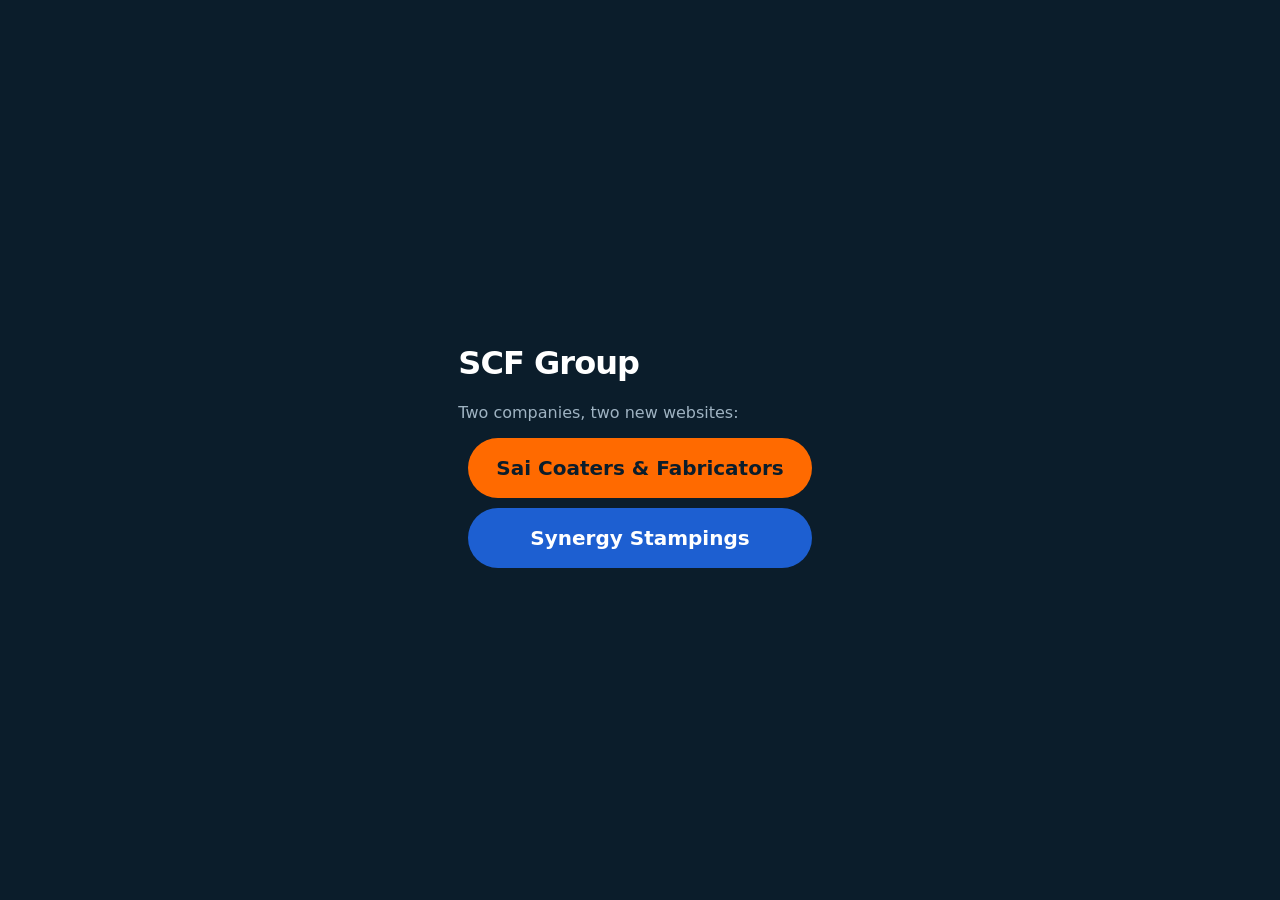
<file: index.html>
<!DOCTYPE html><html lang="en"><head><meta charset="UTF-8"><meta name="viewport" content="width=device-width, initial-scale=1.0"><title>SCF Group — Sai Coaters & Fabricators · Synergy Stampings</title><meta name="robots" content="noindex"><style>body{font-family:-apple-system,system-ui,sans-serif;background:#0B1D2B;color:#fff;display:flex;min-height:100vh;align-items:center;justify-content:center;margin:0}a{display:block;background:#FF6A00;color:#0B1D2B;text-decoration:none;font-weight:700;font-size:20px;padding:18px 28px;border-radius:999px;margin:10px;text-align:center}a.b{background:#1D5FD1;color:#fff}</style></head><body><div><h1 style="letter-spacing:-0.03em;">SCF Group</h1><p style="color:#9FB3C2">Two companies, two new websites:</p><a href="sai-coaters/">Sai Coaters &amp; Fabricators</a><a class="b" href="synergy-stampings/">Synergy Stampings</a></div></body></html>
</file>
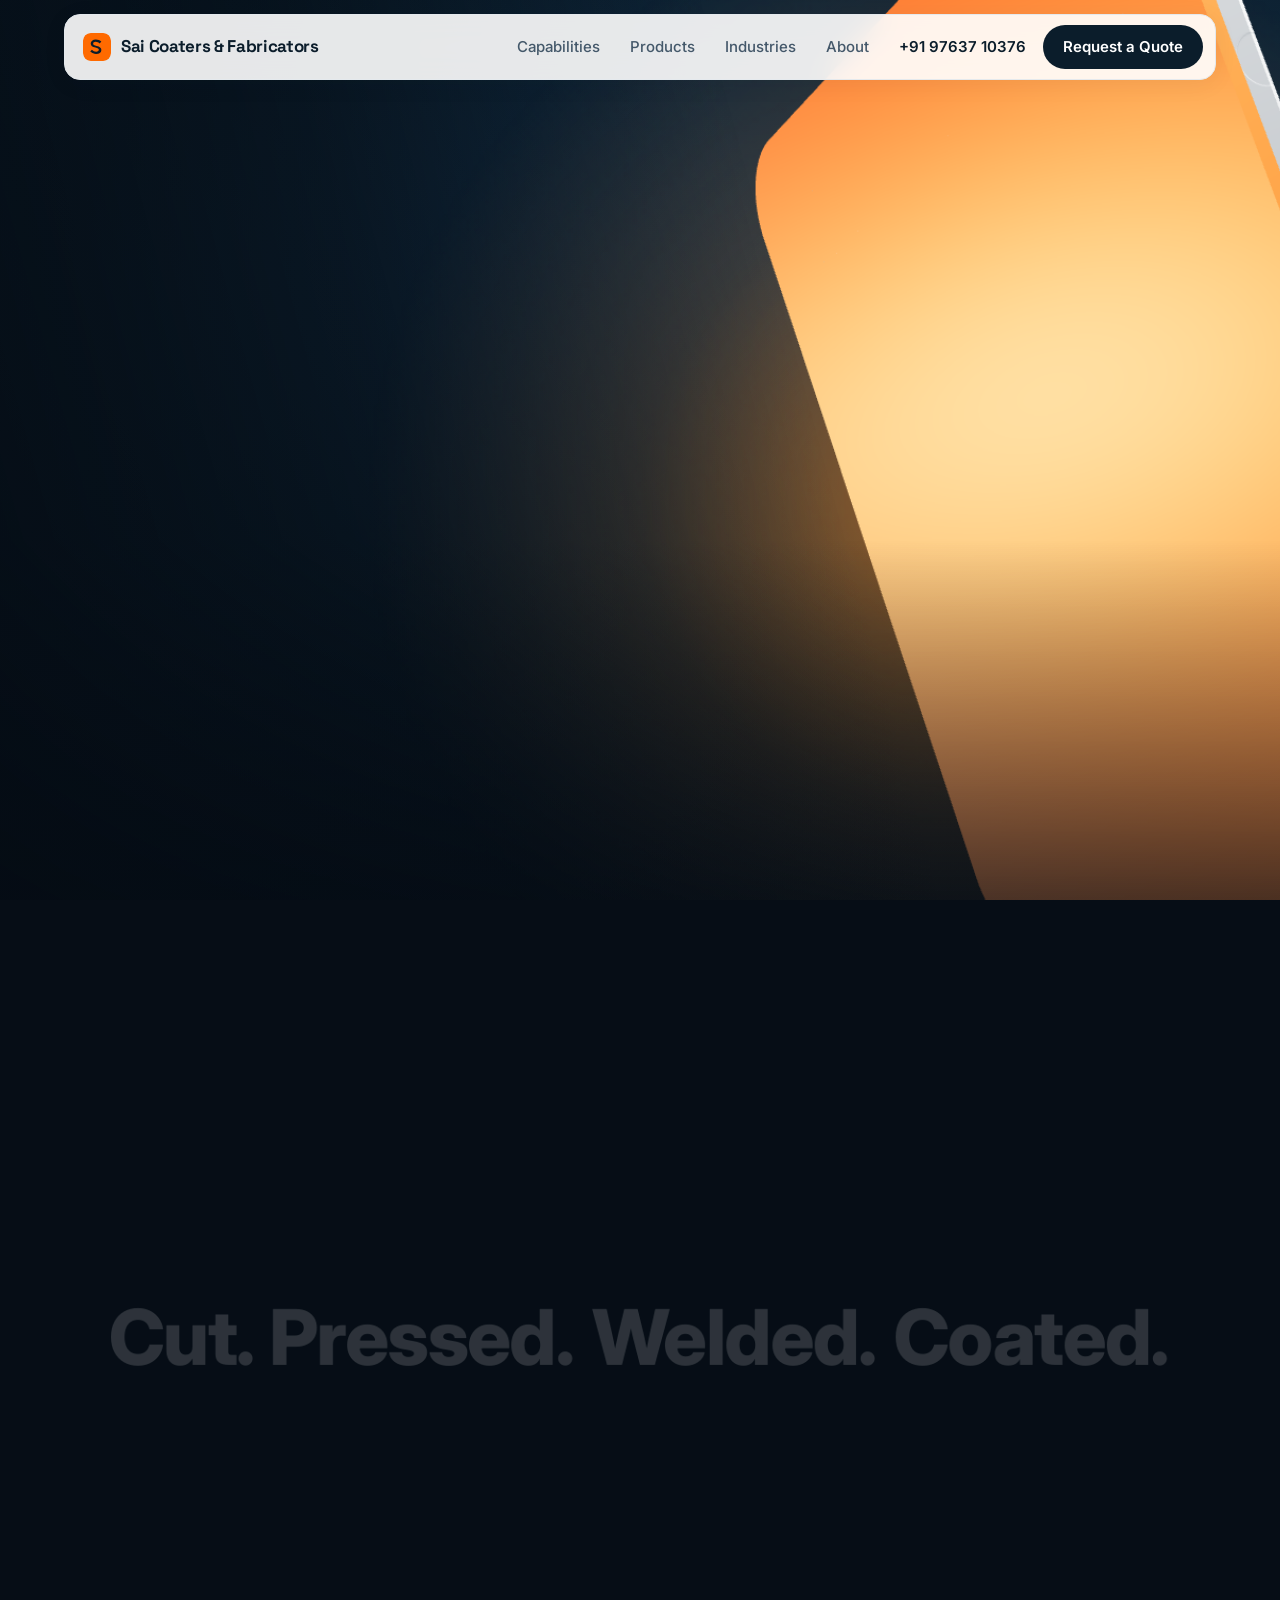
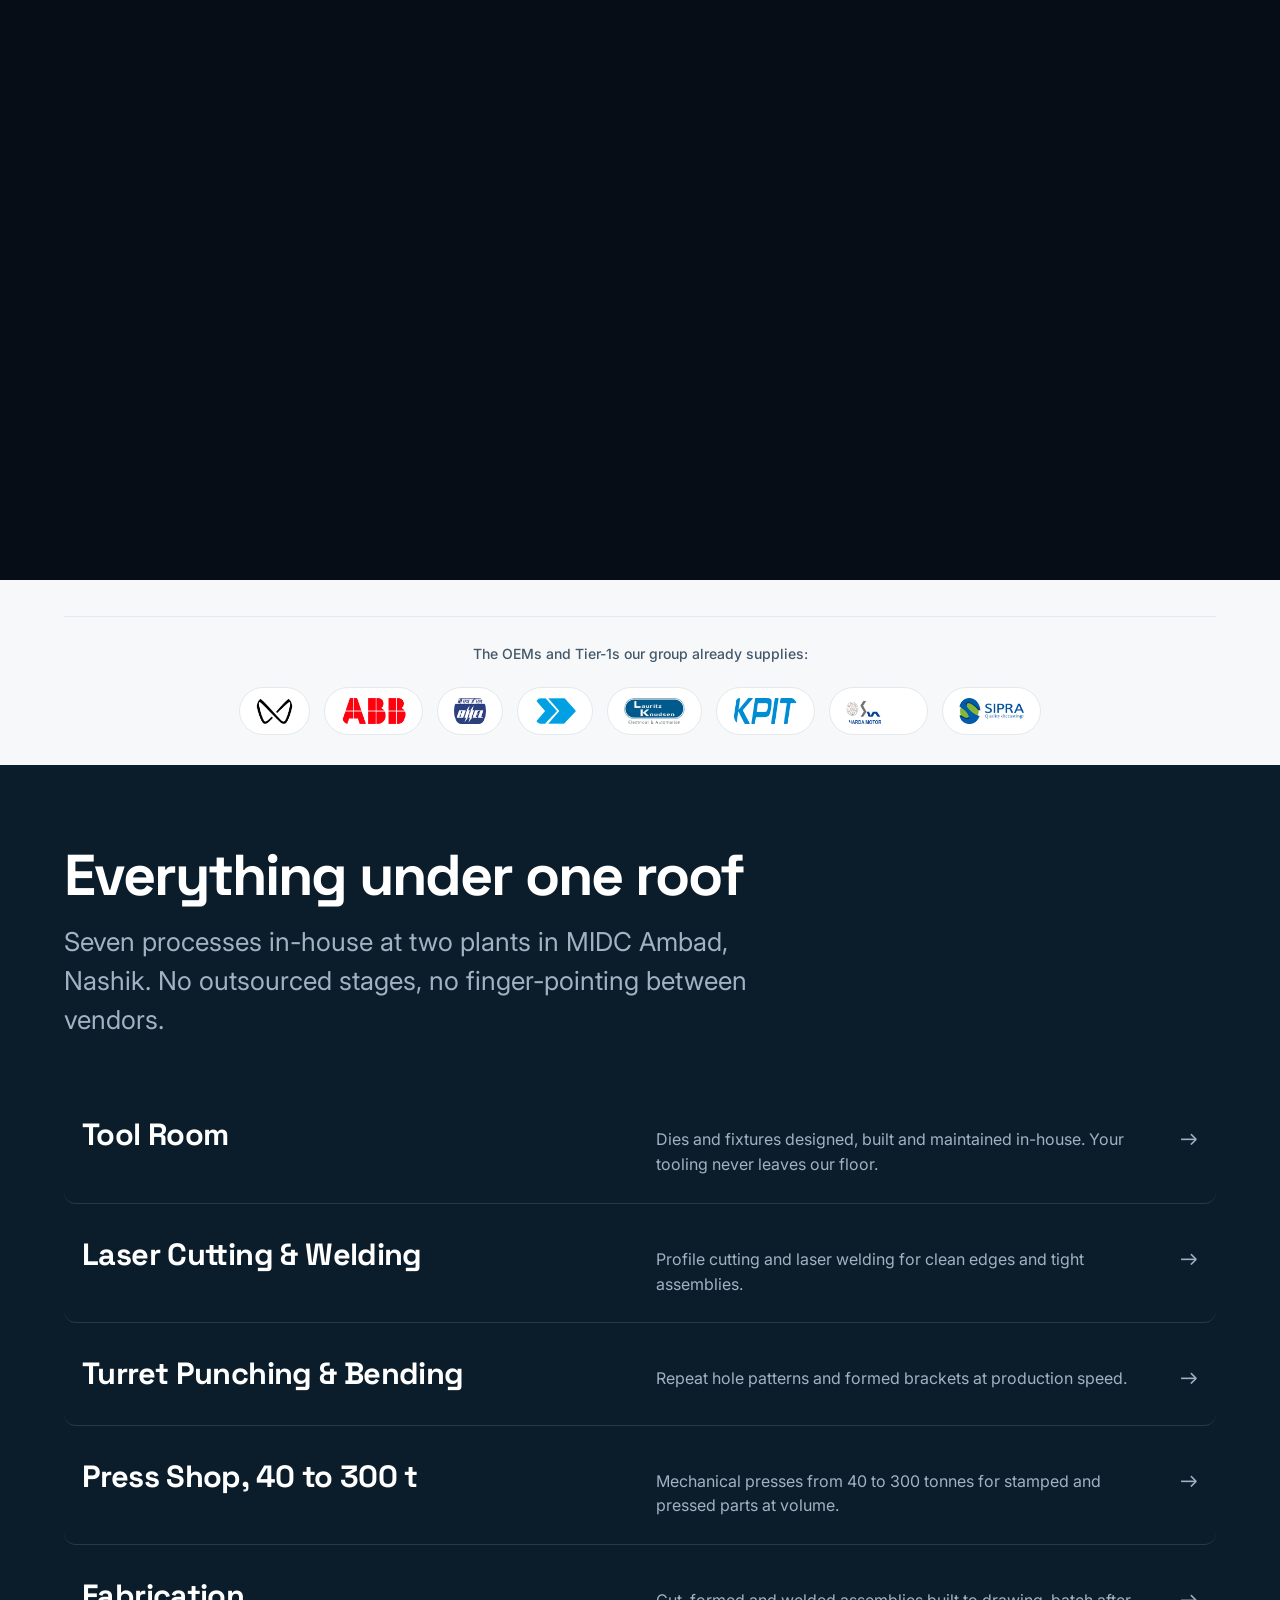
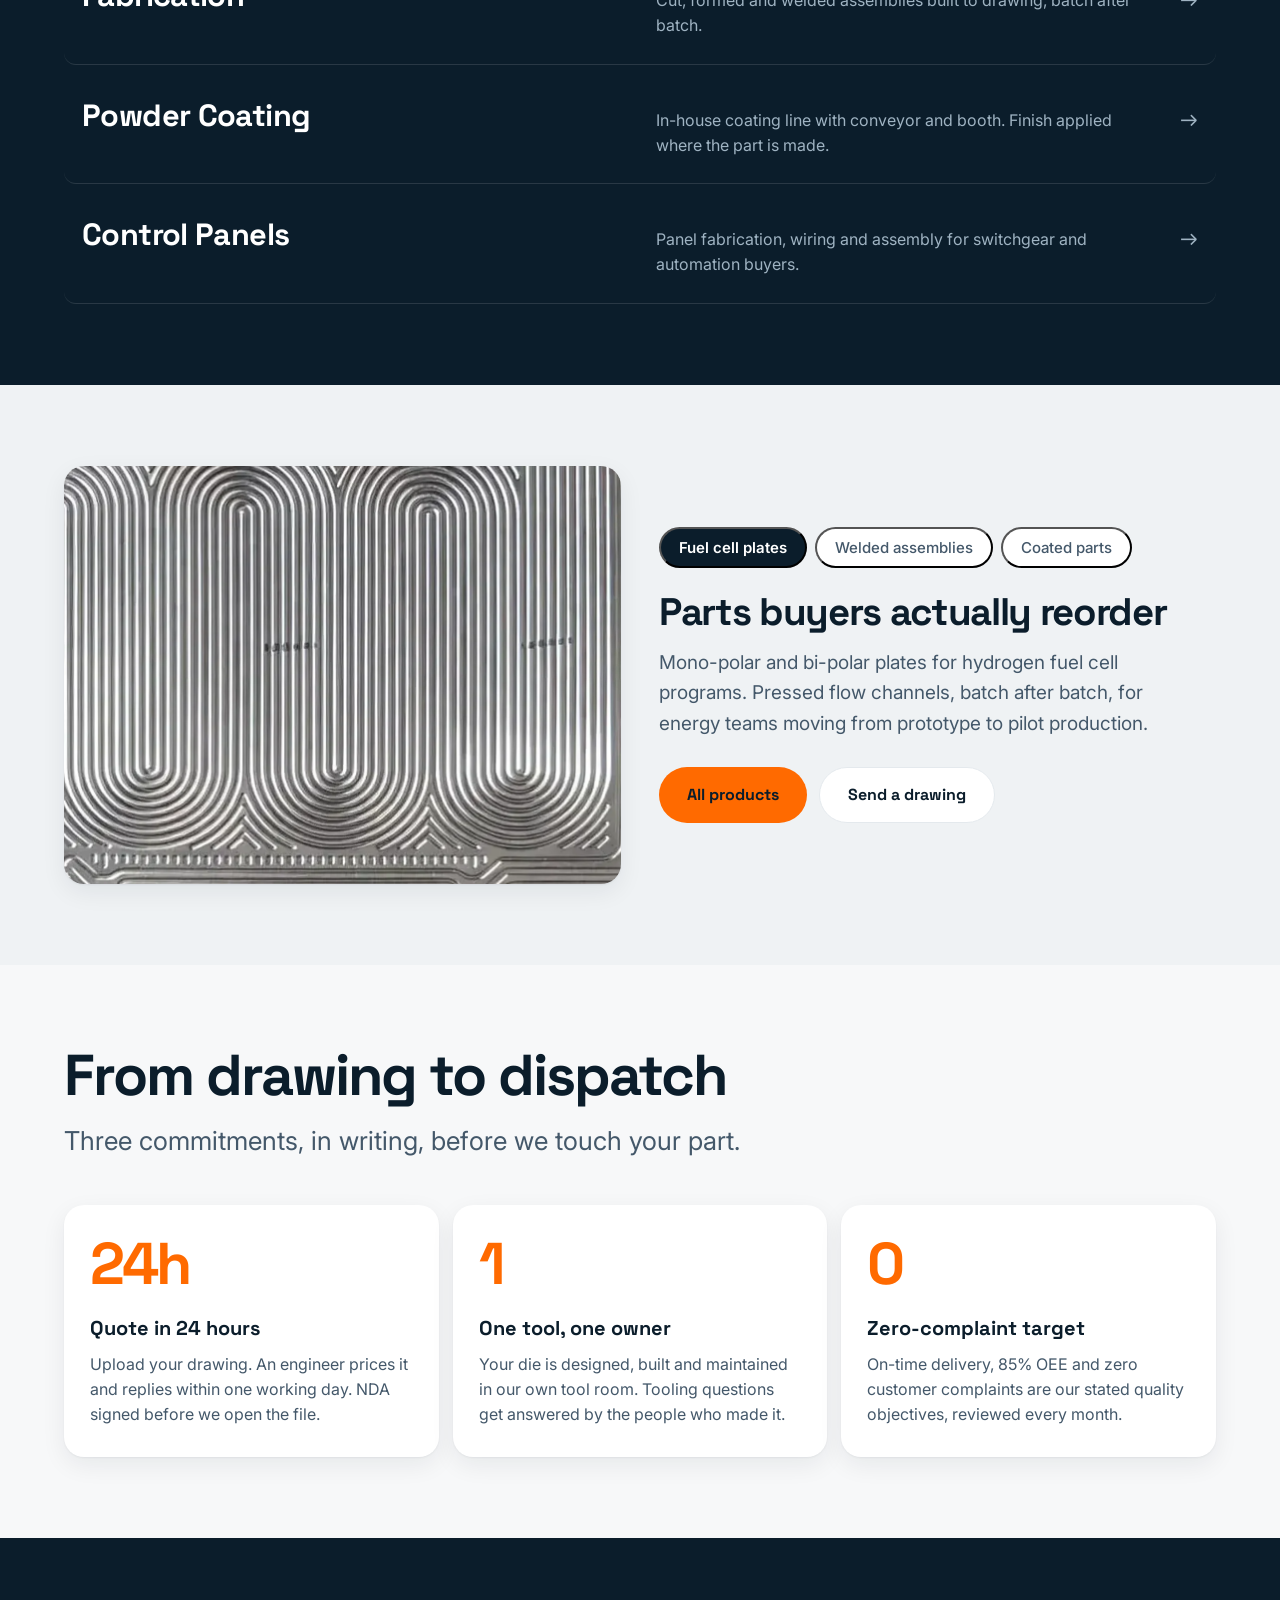
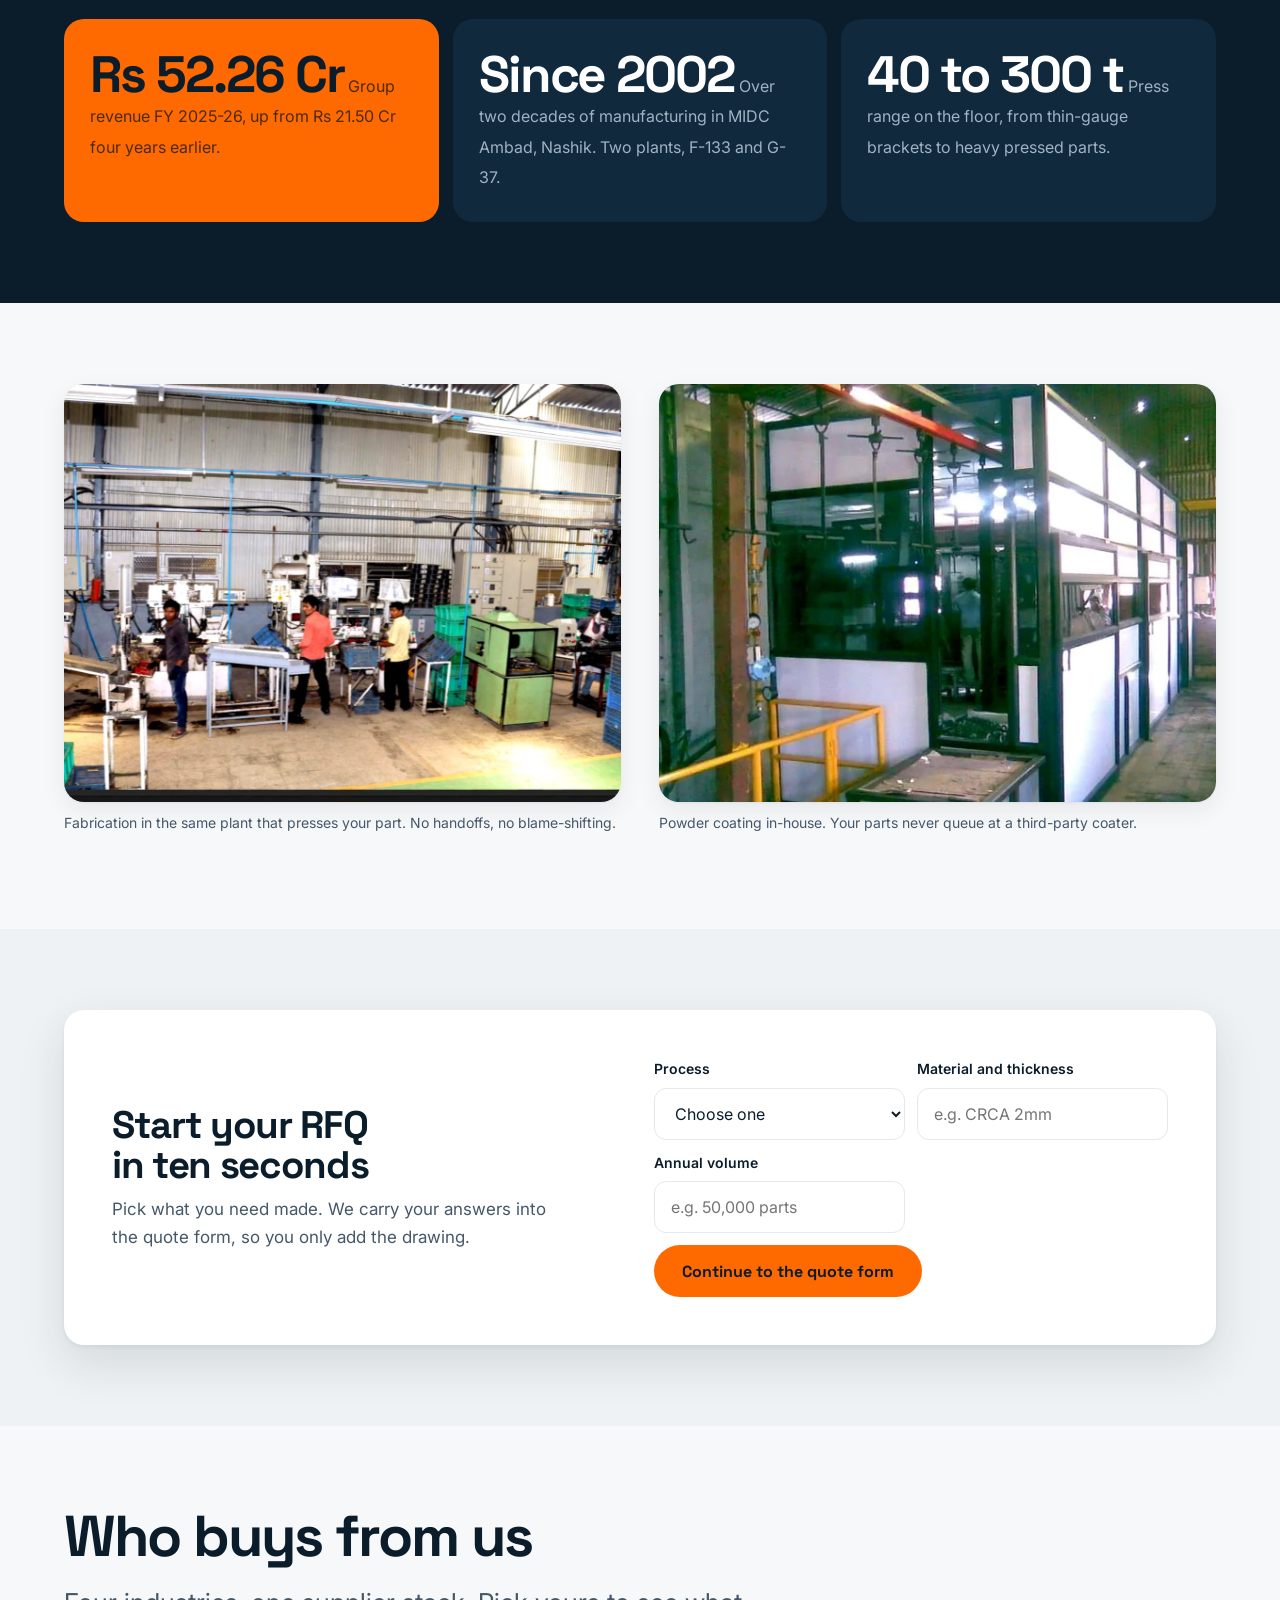
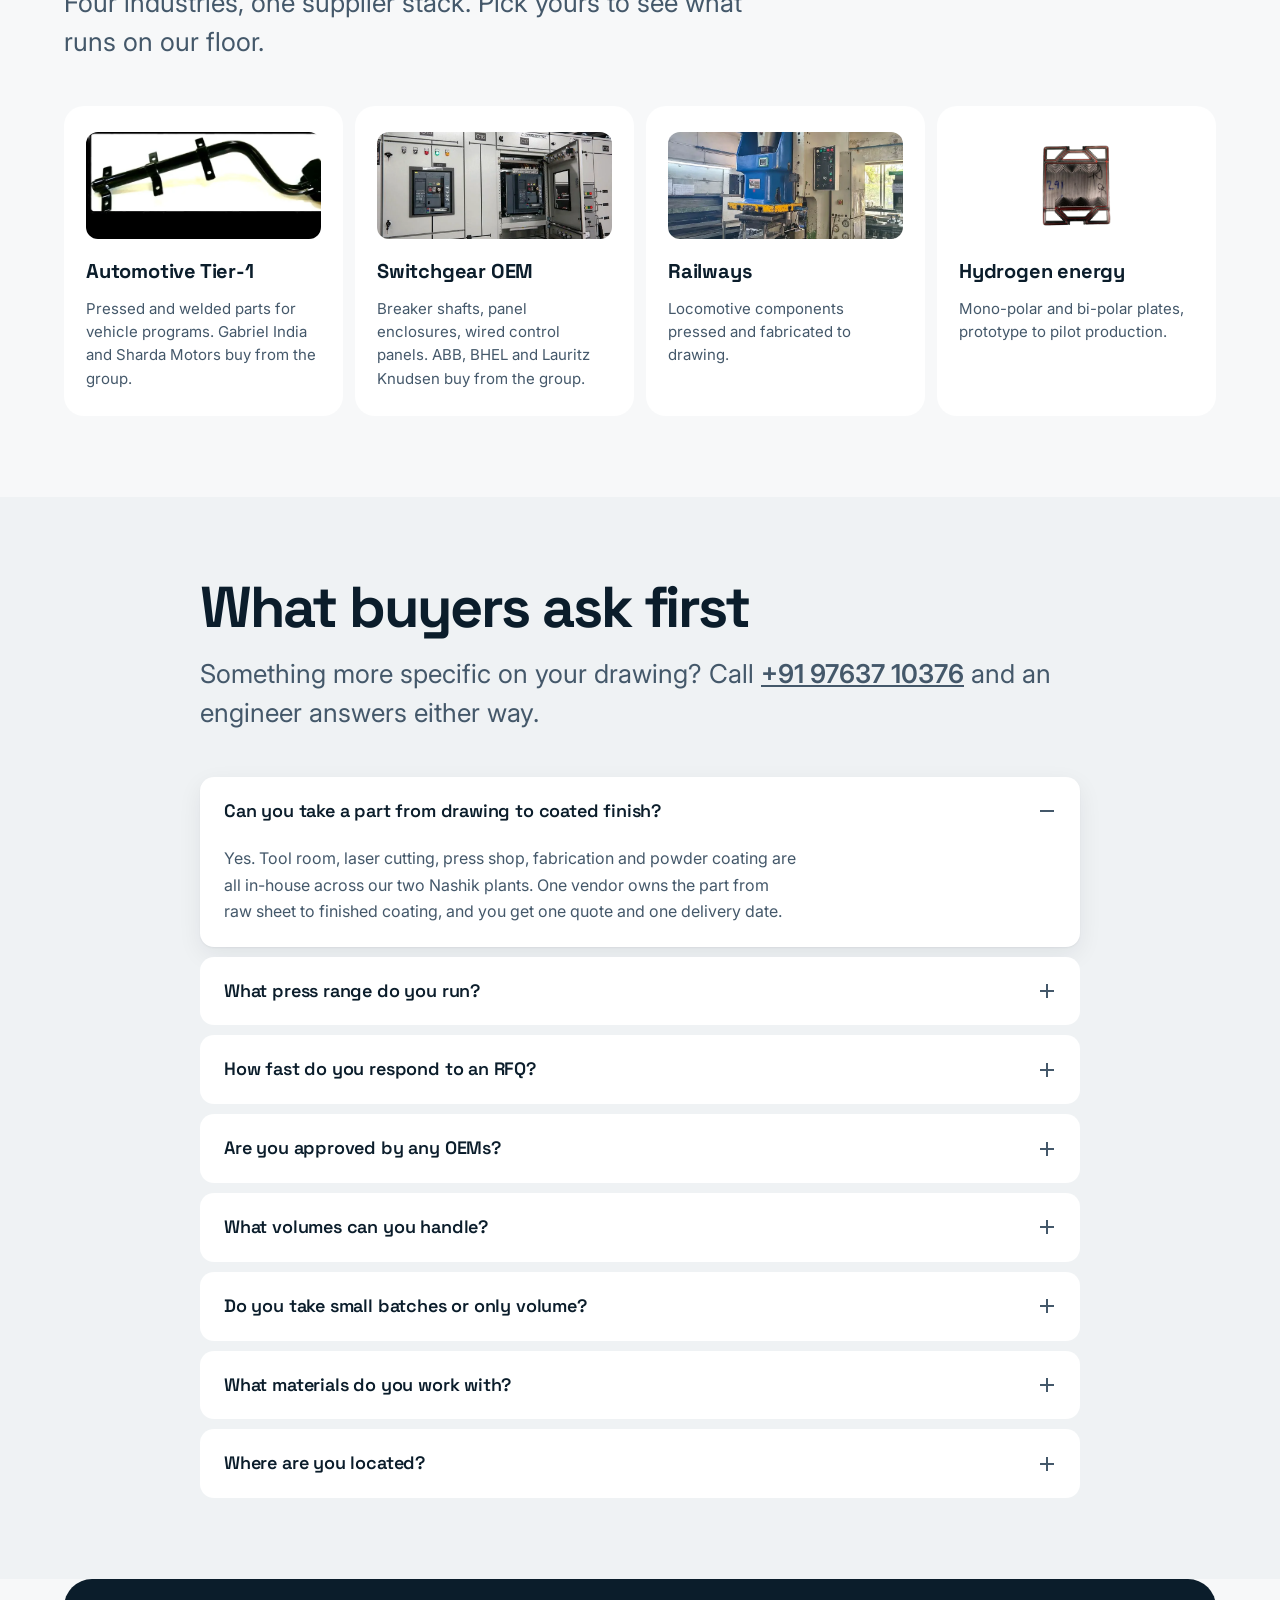
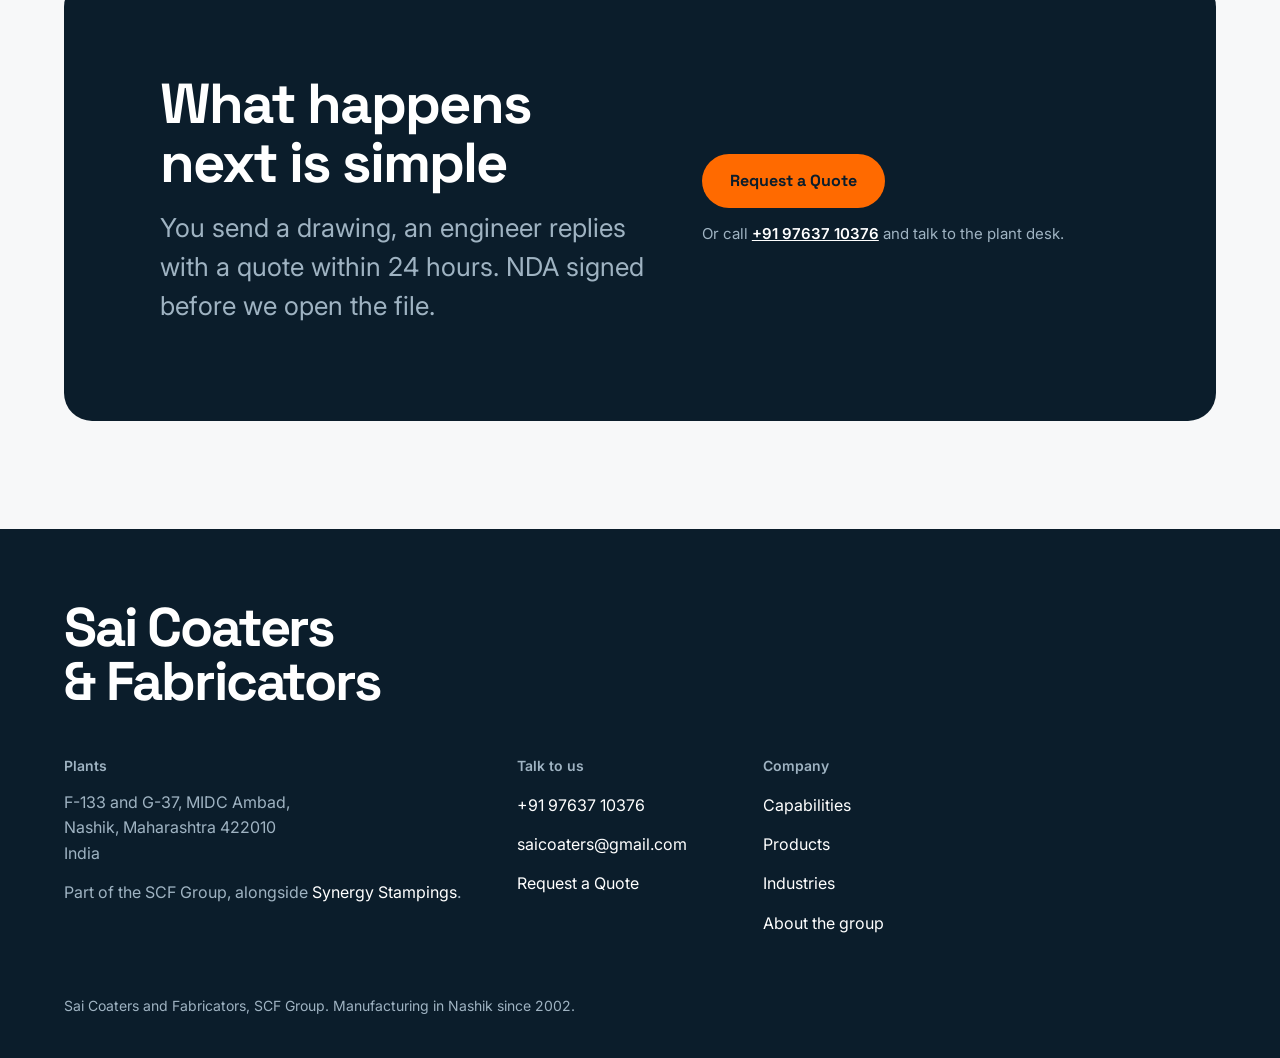
<file: sai-coaters/index.html>
<!DOCTYPE html>
<html lang="en">
<head>
<meta charset="UTF-8">
<meta name="viewport" content="width=device-width, initial-scale=1.0">
<title>Sai Coaters &amp; Fabricators | Pressed &amp; Coated Parts, Nashik</title>
<meta name="description" content="Pressed, fabricated and powder-coated components from MIDC Ambad, Nashik for automotive and electrical OEMs. Approved source by Mahindra &amp; Mahindra. Quotes in 24 hours.">
<link rel="canonical" href="https://site.xseven.us/sai-coaters/">
<link rel="icon" type="image/svg+xml" href="favicon.svg">
<link rel="preconnect" href="https://fonts.googleapis.com">
<link rel="preconnect" href="https://fonts.gstatic.com" crossorigin>
<link href="https://fonts.googleapis.com/css2?family=Space+Grotesk:wght@400;500;600;700&family=Inter:wght@400;500;600;700&display=swap" rel="stylesheet">
<link rel="stylesheet" href="assets/site.css?v=1792093434">
<script type="application/ld+json">
{
  "@context": "https://schema.org",
  "@graph": [
    {
      "@type": "Organization",
      "@id": "https://site.xseven.us/sai-coaters/#org",
      "name": "Sai Coaters and Fabricators",
      "alternateName": "SCF Group",
      "url": "https://site.xseven.us/sai-coaters/",
      "logo": "https://site.xseven.us/sai-coaters/favicon.svg",
      "foundingDate": "2002",
      "description": "Manufacturer of pressed, fabricated and powder-coated components for automotive and electrical OEMs. In-house tool room, press shop 40 to 300 tonnes, laser cutting and welding, powder coating and control panels across two plants in MIDC Ambad, Nashik.",
      "email": "saicoaters@gmail.com",
      "telephone": "+91-97637-10376",
      "address": {
        "@type": "PostalAddress",
        "streetAddress": "F-133 and G-37, MIDC Ambad",
        "addressLocality": "Nashik",
        "addressRegion": "Maharashtra",
        "postalCode": "422010",
        "addressCountry": "IN"
      },
      "parentOrganization": { "@type": "Organization", "name": "SCF Group" },
      "sameAs": [
        "https://www.indiamart.com/sai-coaters-fabricators/",
        "https://site.xseven.us/synergy-stampings/"
      ]
    },
    {
      "@type": "LocalBusiness",
      "@id": "https://site.xseven.us/sai-coaters/#plant-f133",
      "name": "Sai Coaters and Fabricators - Plant F-133",
      "image": "https://site.xseven.us/sai-coaters/assets/img/facility-building.webp?v=1792076438",
      "telephone": "+91-97637-10376",
      "email": "saicoaters@gmail.com",
      "address": { "@type": "PostalAddress", "streetAddress": "F-133, MIDC Ambad", "addressLocality": "Nashik", "addressRegion": "Maharashtra", "postalCode": "422010", "addressCountry": "IN" },
      "parentOrganization": { "@id": "https://site.xseven.us/sai-coaters/#org" },
      "priceRange": "B2B"
    },
    {
      "@type": "LocalBusiness",
      "@id": "https://site.xseven.us/sai-coaters/#plant-g37",
      "name": "Sai Coaters and Fabricators - Plant G-37",
      "telephone": "+91-97637-10376",
      "address": { "@type": "PostalAddress", "streetAddress": "G-37, MIDC Ambad", "addressLocality": "Nashik", "addressRegion": "Maharashtra", "postalCode": "422010", "addressCountry": "IN" },
      "parentOrganization": { "@id": "https://site.xseven.us/sai-coaters/#org" },
      "priceRange": "B2B"
    },
    {
      "@type": "WebSite",
      "url": "https://site.xseven.us/sai-coaters/",
      "name": "Sai Coaters and Fabricators",
      "publisher": { "@id": "https://site.xseven.us/sai-coaters/#org" }
    }
  ]
}
</script>
<script type="application/ld+json">
{
  "@context": "https://schema.org",
  "@type": "FAQPage",
  "mainEntity": [
    { "@type": "Question", "name": "Can you take a part from drawing to coated finish?", "acceptedAnswer": { "@type": "Answer", "text": "Yes. Tool room, laser cutting, press shop, fabrication and powder coating are all in-house across two plants in MIDC Ambad, Nashik. One vendor owns the part from raw sheet to finished coating." } },
    { "@type": "Question", "name": "What press range do you run?", "acceptedAnswer": { "@type": "Answer", "text": "Mechanical presses from 40 to 300 tonnes, including a SEYI SNX-110, with an in-house tool room that builds and maintains the dies." } },
    { "@type": "Question", "name": "How fast do you respond to an RFQ?", "acceptedAnswer": { "@type": "Answer", "text": "Within 24 hours of receiving your drawing. Send STEP, DXF, DWG or PDF. NDA signed before the file is opened when requested." } },
    { "@type": "Question", "name": "Are you approved by any OEMs?", "acceptedAnswer": { "@type": "Answer", "text": "Yes. Sai Coaters and Fabricators is an approved source for Mahindra & Mahindra. The group also supplies ABB India, BHEL, Gabriel India, Lauritz Knudsen, KPIT, Sharda Motors and Sipra Engineers." } },
    { "@type": "Question", "name": "What volumes can you handle?", "acceptedAnswer": { "@type": "Answer", "text": "Prototype to pilot to volume production. The group grew from Rs 21.50 Cr to Rs 52.26 Cr in four years on repeat OEM orders." } },
    { "@type": "Question", "name": "Do you take small batches or only volume?", "acceptedAnswer": { "@type": "Answer", "text": "Both. Prototype and pilot batches run through the same tool room as volume work, so a good part can scale without changing vendor." } },
    { "@type": "Question", "name": "What materials do you work with?", "acceptedAnswer": { "@type": "Answer", "text": "Sheet metal programs: CRCA, mild steel, stainless and coated steels in the thicknesses our 40 to 300 tonne presses handle. The drawing names the material and we confirm process fit in the quote." } },
    { "@type": "Question", "name": "Where are you located?", "acceptedAnswer": { "@type": "Answer", "text": "Two plants in MIDC Ambad, Nashik, Maharashtra 422010: F-133 and G-37. Call +91 97637 10376 to schedule a plant visit." } }
  ]
}
</script>
<meta property="og:type" content="website">
<meta property="og:title" content="Sai Coaters &amp; Fabricators | Pressed &amp; Coated Parts, Nashik">
<meta property="og:description" content="Pressed, fabricated and powder-coated components from MIDC Ambad, Nashik for automotive and electrical OEMs. Approved source by Mahindra &amp; Mahindra. Quotes in 24 hours.">
<meta property="og:url" content="https://site.xseven.us/sai-coaters/">
<meta property="og:image" content="https://site.xseven.us/sai-coaters/assets/img/fabrication-shop.webp">
<meta name="twitter:card" content="summary_large_image">
<meta name="twitter:title" content="Sai Coaters &amp; Fabricators | Pressed &amp; Coated Parts, Nashik">
<meta name="twitter:description" content="Pressed, fabricated and powder-coated components from MIDC Ambad, Nashik for automotive and electrical OEMs. Approved source by Mahindra &amp; Mahindra. Quotes in 24 hours.">
<meta name="twitter:image" content="https://site.xseven.us/sai-coaters/assets/img/fabrication-shop.webp">
<link rel="preload" as="image" href="assets/img/fuelcell-bipolar-plate.webp">
</head>
<body>
<a class="skip" href="#main">Skip to content</a>

<header class="site-head">
  <a class="wordmark" href="index.html" aria-label="Sai Coaters and Fabricators home">
    <svg class="mark" viewBox="0 0 32 32" aria-hidden="true"><rect width="32" height="32" rx="8" fill="#FF6A00"/><path d="M9 21.5c1.4 1.6 3.6 2.5 6 2.5 3.6 0 6-1.9 6-4.6 0-2.5-1.9-3.8-5.4-4.6-2.9-.7-4-1.3-4-2.6 0-1.2 1.1-2.1 2.9-2.1 1.9 0 3.4.8 4.6 2l1.9-2.4c-1.5-1.5-3.7-2.4-6.4-2.4-3.4 0-5.8 2-5.8 4.7 0 2.6 2 3.9 5.4 4.6 2.8.6 3.9 1.3 3.9 2.6 0 1.2-1.1 2.1-3 2.1-2 0-3.6-.8-4.9-2.2l-2.2 2.4z" fill="#0B1D2B"/></svg> <span class="wm-text">Sai Coaters &amp; Fabricators</span></a>
  <button class="menu-toggle" aria-expanded="false" aria-controls="nav">Menu</button>
  <nav class="site-nav" id="nav" aria-label="Main">
    <a href="capabilities.html">Capabilities</a>
    <a href="products.html">Products</a>
    <a href="industries.html">Industries</a>
    <a href="about.html">About</a>
    <a href="tel:+919763710376" class="head-phone">+91 97637 10376</a>
    <a class="action" href="quote.html">Request a Quote</a>
  </nav>
</header>

<main id="main">

<!-- HERO -->
<section class="hero-cine hero-cine-dark">
    <div class="hero-3d" id="hero3d"><img class="fallback" src="assets/img/fuelcell-bipolar-plate.webp?v=1792076438" alt="Pressed bi-polar plate with serpentine flow channels, made by Sai Coaters for a hydrogen fuel cell program"></div>
    <div class="scrim"></div>
    <p class="kicker rise">Sai Coaters &amp; Fabricators &middot; MIDC Ambad, Nashik</p>
    <div class="hero-copy">
      <h1 class="hero-title">
        <span class="line"><span>Sheet metal to</span></span>
        <span class="line"><span>finished part.</span></span>
      </h1>
      <p class="hero-standfirst">Pressed, fabricated and powder-coated components for automotive and electrical OEMs. In-house tool room to dispatch. <b>Approved source by Mahindra &amp; Mahindra.</b></p>
      <div class="hero-actions">
        <a class="btn" href="quote.html">Request a Quote</a>
        <a class="btn secondary" href="capabilities.html">See the plant stack</a>
      </div>
      <div class="hero-proof">
        <span>Since 2002</span>
        <span>Presses 40 to 300 t</span>
        <span>&#8377;52.26 Cr group</span>
        <span>Two plants, MIDC Ambad</span>
      </div>
    </div>
    <p class="scroll-cue" aria-hidden="true">Scroll<span class="cue-line"></span></p>
  </section>
<section class="scene scene-dark" data-scene>
  <div class="scene-stage">
    <div class="scene-words"><span class="w" data-word>Cut.</span><span class="w" data-word>Pressed.</span><span class="w" data-word>Welded.</span><span class="w accent" data-word>Coated.</span></div>
    <p class="scene-sub">One roof in Nashik. Tool room to dispatch.</p>
    <div class="scene-progress"><i></i></div>
  </div>
</section>

<!-- PROOF BAR -->
<section class="hero" style="padding-top:0;">
  <div class="proof-bar" style="margin-top: clamp(20px, 4vh, 40px);">
    <p class="note">The OEMs and Tier-1s our group already supplies:</p>
    <div class="logo-strip" aria-label="OEMs and Tier-1 companies the SCF Group supplies">
        <img src="assets/logos/mahindra.png" alt="Mahindra & Mahindra logo" loading="lazy" height="30">
        <img src="assets/logos/abb.png" alt="ABB India logo" loading="lazy" height="30">
        <img src="assets/logos/bhel.png" alt="BHEL logo" loading="lazy" height="30">
        <img src="assets/logos/gabriel.png" alt="Gabriel India logo" loading="lazy" height="30">
        <img src="assets/logos/lauritzknudsen.png" alt="Lauritz Knudsen logo" loading="lazy" height="30">
        <img src="assets/logos/kpit.png" alt="KPIT logo" loading="lazy" height="30">
        <img src="assets/logos/shardamotors.png" alt="Sharda Motors logo" loading="lazy" height="30">
        <img src="assets/logos/sipra.png" alt="Sipra Engineers logo" loading="lazy" height="30">
      </div>
  </div>
</section>

<!-- CAPABILITIES -->
<section class="section dark" aria-labelledby="cap-h">
  <div class="section-head">
    <h2 id="cap-h">Everything under one roof</h2>
    <p>Seven processes in-house at two plants in MIDC Ambad, Nashik. No outsourced stages, no finger-pointing between vendors.</p>
  </div>
  <div class="cap-rows">
    <a class="cap-row rise" href="capabilities.html#tool-room"><span class="name">Tool Room</span><span class="desc">Dies and fixtures designed, built and maintained in-house. Your tooling never leaves our floor.</span><span class="arr" aria-hidden="true">&rarr;</span></a>
    <a class="cap-row rise" href="capabilities.html#laser"><span class="name">Laser Cutting &amp; Welding</span><span class="desc">Profile cutting and laser welding for clean edges and tight assemblies.</span><span class="arr" aria-hidden="true">&rarr;</span></a>
    <a class="cap-row rise" href="capabilities.html#laser"><span class="name">Turret Punching &amp; Bending</span><span class="desc">Repeat hole patterns and formed brackets at production speed.</span><span class="arr" aria-hidden="true">&rarr;</span></a>
    <a class="cap-row rise" href="capabilities.html#press"><span class="name">Press Shop, 40 to 300 t</span><span class="desc">Mechanical presses from 40 to 300 tonnes for stamped and pressed parts at volume.</span><span class="arr" aria-hidden="true">&rarr;</span></a>
    <a class="cap-row rise" href="capabilities.html#fabrication"><span class="name">Fabrication</span><span class="desc">Cut, formed and welded assemblies built to drawing, batch after batch.</span><span class="arr" aria-hidden="true">&rarr;</span></a>
    <a class="cap-row rise" href="capabilities.html#coating"><span class="name">Powder Coating</span><span class="desc">In-house coating line with conveyor and booth. Finish applied where the part is made.</span><span class="arr" aria-hidden="true">&rarr;</span></a>
    <a class="cap-row rise" href="capabilities.html#panels"><span class="name">Control Panels</span><span class="desc">Panel fabrication, wiring and assembly for switchgear and automation buyers.</span><span class="arr" aria-hidden="true">&rarr;</span></a>
  </div>
</section>

<!-- SHOWCASE -->
<section class="section tint" aria-labelledby="show-h">
  <div class="showcase">
    <div class="media-card rise">
      <div data-panel="plates">
        <img src="assets/img/fuelcell-bipolar-plate.webp?v=1792076438" alt="Pressed stainless bi-polar plate with serpentine flow channels for a hydrogen fuel cell stack" width="961" height="1000" loading="lazy">
      </div>
      <div data-panel="shafts" hidden>
        <img src="assets/img/breaker-shaft-range.webp?v=1792076438" alt="Range of welded electrical breaker shaft assemblies in zinc and black finishes" width="1300" height="837" loading="lazy">
      </div>
      <div data-panel="coated" hidden>
        <img src="assets/img/coated-tube-black.webp?v=1792076438" alt="Gloss black powder-coated tubular component" width="735" height="273" loading="lazy">
      </div>
    </div>
    <div class="rise">
      <div class="tabs" role="tablist" aria-label="Product families">
        <button class="tab" role="tab" data-tab="plates" aria-selected="true">Fuel cell plates</button>
        <button class="tab" role="tab" data-tab="shafts" aria-selected="false">Welded assemblies</button>
        <button class="tab" role="tab" data-tab="coated" aria-selected="false">Coated parts</button>
      </div>
      <h2 class="showcase-title" id="show-h">Parts buyers actually reorder</h2>
      <div data-panel="plates">
        <p class="showcase-desc">Mono-polar and bi-polar plates for hydrogen fuel cell programs. Pressed flow channels, batch after batch, for energy teams moving from prototype to pilot production.</p>
      </div>
      <div data-panel="shafts" hidden>
        <p class="showcase-desc">Electrical breaker shafts and welded assemblies for switchgear OEMs. Built to drawing, plated or coated to spec, repeat orders held to the same tool and the same settings.</p>
      </div>
      <div data-panel="coated" hidden>
        <p class="showcase-desc">Powder-coated components finished on our own conveyor line. The coating is applied in the same plant that cuts and presses the part, so finish quality has one owner.</p>
      </div>
      <div class="showcase-cta">
        <a class="btn" href="products.html">All products</a>
        <a class="btn secondary" href="quote.html">Send a drawing</a>
      </div>
    </div>
  </div>
</section>

<!-- PROCESS -->
<section class="section" aria-labelledby="proc-h">
  <div class="section-head">
    <h2 id="proc-h">From drawing to dispatch</h2>
    <p>Three commitments, in writing, before we touch your part.</p>
  </div>
  <div class="process-grid">
    <div class="process-card rise">
      <div class="big">24h</div>
      <div class="stage">Quote in 24 hours</div>
      <p class="stage-desc">Upload your drawing. An engineer prices it and replies within one working day. NDA signed before we open the file.</p>
    </div>
    <div class="process-card rise">
      <div class="big">1</div>
      <div class="stage">One tool, one owner</div>
      <p class="stage-desc">Your die is designed, built and maintained in our own tool room. Tooling questions get answered by the people who made it.</p>
    </div>
    <div class="process-card rise">
      <div class="big">0</div>
      <div class="stage">Zero-complaint target</div>
      <p class="stage-desc">On-time delivery, 85% OEE and zero customer complaints are our stated quality objectives, reviewed every month.</p>
    </div>
  </div>
</section>

<!-- STATS -->
<section class="section dark" aria-label="Company facts">
  <div class="stats-grid">
    <div class="stat-card hot rise">
      <span class="n">Rs 52.26 Cr</span>
      <span class="l">Group revenue FY 2025-26, up from Rs 21.50 Cr four years earlier.</span>
    </div>
    <div class="stat-card rise">
      <span class="n">Since 2002</span>
      <span class="l">Over two decades of manufacturing in MIDC Ambad, Nashik. Two plants, F-133 and G-37.</span>
    </div>
    <div class="stat-card rise">
      <span class="n">40 to 300 t</span>
      <span class="l">Press range on the floor, from thin-gauge brackets to heavy pressed parts.</span>
    </div>
  </div>
</section>

<!-- PLANT PHOTOS -->
<section class="section" aria-label="Inside the plant">
  <div class="showcase" style="align-items:start;">
    <figure class="fig rise" style="margin:0;">
      <img src="assets/img/fabrication-shop.webp?v=1792076438" alt="The fabrication bay at F-133, MIDC Ambad" loading="lazy" style="width:100%; border-radius:20px; box-shadow: var(--shadow);">
      <figcaption>Fabrication in the same plant that presses your part. No handoffs, no blame-shifting.</figcaption>
    </figure>
    <figure class="fig rise" style="margin:0;">
      <img src="assets/img/powder-coating-booth.webp?v=1792076438" alt="Powder coating booth and overhead conveyor" loading="lazy" style="width:100%; border-radius:20px; box-shadow: var(--shadow);">
      <figcaption>Powder coating in-house. Your parts never queue at a third-party coater.</figcaption>
    </figure>
  </div>
</section>

<!-- PREFILL: live RFQ starter -->
<section class="section tint" aria-labelledby="pre-h">
  <div class="prefill-card rise">
    <div class="intro">
      <h2 id="pre-h">Start your RFQ in ten seconds</h2>
      <p>Pick what you need made. We carry your answers into the quote form, so you only add the drawing.</p>
    </div>
    <form data-prefill>
      <div>
        <label for="pf-process">Process</label>
        <select id="pf-process" name="process">
          <option value="">Choose one</option>
          <option value="Pressing / stamping">Pressing / stamping</option>
          <option value="Laser cutting">Laser cutting</option>
          <option value="Fabrication and welding">Fabrication and welding</option>
          <option value="Powder coating">Powder coating</option>
          <option value="Control panel">Control panel</option>
          <option value="Full stack, cut to coated">Full stack, cut to coated</option>
        </select>
      </div>
      <div>
        <label for="pf-material">Material and thickness</label>
        <input id="pf-material" name="material" type="text" placeholder="e.g. CRCA 2mm">
      </div>
      <div>
        <label for="pf-volume">Annual volume</label>
        <input id="pf-volume" name="volume" type="text" placeholder="e.g. 50,000 parts">
      </div>
      <button class="btn go" type="submit">Continue to the quote form</button>
    </form>
  </div>
</section>

<!-- WHO BUYS -->
<section class="section" aria-labelledby="who-h">
  <div class="section-head">
    <h2 id="who-h">Who buys from us</h2>
    <p>Four industries, one supplier stack. Pick yours to see what runs on our floor.</p>
  </div>
  <div class="who-grid">
    <a class="who rise" href="industries.html"><img src="assets/img/coated-tube-black.webp?v=1792076438" alt="Powder-coated automotive component" loading="lazy" style="width:100%; aspect-ratio:2.2; object-fit:cover; border-radius:12px; margin-bottom:6px;"><b>Automotive Tier-1</b><span>Pressed and welded parts for vehicle programs. Gabriel India and Sharda Motors buy from the group.</span></a>
    <a class="who rise" href="industries.html"><img src="assets/img/control-panel-wiring.webp?v=1792076438" alt="Wired control panel lineup" loading="lazy" style="width:100%; aspect-ratio:2.2; object-fit:cover; border-radius:12px; margin-bottom:6px;"><b>Switchgear OEM</b><span>Breaker shafts, panel enclosures, wired control panels. ABB, BHEL and Lauritz Knudsen buy from the group.</span></a>
    <a class="who rise" href="industries.html"><img src="assets/img/press-seyi-110.webp?v=1792076438" alt="Press running locomotive components" loading="lazy" style="width:100%; aspect-ratio:2.2; object-fit:cover; border-radius:12px; margin-bottom:6px;"><b>Railways</b><span>Locomotive components pressed and fabricated to drawing.</span></a>
    <a class="who rise" href="industries.html"><img class="cutout" src="assets/img/fuelcell-monopolar-plate.webp?v=1792076438" alt="Mono-polar hydrogen fuel cell plate" loading="lazy" style="width:100%; aspect-ratio:2.2; object-fit:cover; border-radius:12px; margin-bottom:6px;"><b>Hydrogen energy</b><span>Mono-polar and bi-polar plates, prototype to pilot production.</span></a>
  </div>
</section>

<!-- FAQ -->
<section class="section tint" aria-labelledby="faq-h">
  <div class="section-head">
    <h2 id="faq-h">What buyers ask first</h2>
    <p>Something more specific on your drawing? Call <a href="tel:+919763710376" style="font-weight:600;">+91 97637 10376</a> and an engineer answers either way.</p>
  </div>
  <div class="faq-list">
    <details class="faq-item rise" open>
      <summary>Can you take a part from drawing to coated finish?<span class="plus" aria-hidden="true"></span></summary>
      <p class="answer">Yes. Tool room, laser cutting, press shop, fabrication and powder coating are all in-house across our two Nashik plants. One vendor owns the part from raw sheet to finished coating, and you get one quote and one delivery date.</p>
    </details>
    <details class="faq-item rise">
      <summary>What press range do you run?<span class="plus" aria-hidden="true"></span></summary>
      <p class="answer">Mechanical presses from 40 to 300 tonnes, including a SEYI SNX-110, with an in-house tool room that builds and maintains the dies. Tell us the material and thickness on your drawing and we will confirm the press fit in the quote.</p>
    </details>
    <details class="faq-item rise">
      <summary>How fast do you respond to an RFQ?<span class="plus" aria-hidden="true"></span></summary>
      <p class="answer">Within 24 hours of receiving your drawing, an engineer replies with questions or a price. Send STEP, DXF, DWG or PDF. If you need an NDA before we open the file, tick the box on the form and we sign first.</p>
    </details>
    <details class="faq-item rise">
      <summary>Are you approved by any OEMs?<span class="plus" aria-hidden="true"></span></summary>
      <p class="answer">Yes. Sai Coaters and Fabricators is an approved source for Mahindra &amp; Mahindra. The group also supplies ABB India, BHEL, Gabriel India, Lauritz Knudsen, KPIT, Sharda Motors and Sipra Engineers.</p>
    </details>
    <details class="faq-item rise">
      <summary>What volumes can you handle?<span class="plus" aria-hidden="true"></span></summary>
      <p class="answer">The group grew from Rs 21.50 Cr to Rs 52.26 Cr in four years by taking repeat production for automotive and electrical OEMs. Prototype to pilot to volume runs are all quoted; annual volume on the RFQ form tells us which press and line to plan around.</p>
    </details>
    <details class="faq-item rise">
      <summary>Do you take small batches or only volume?<span class="plus" aria-hidden="true"></span></summary>
      <p class="answer">Both. Prototype and pilot batches run through the same tool room as volume work, so a good part can scale without changing vendor. Tell us the annual volume on the form and we plan the press and the die around it.</p>
    </details>
    <details class="faq-item rise">
      <summary>What materials do you work with?<span class="plus" aria-hidden="true"></span></summary>
      <p class="answer">Sheet metal programs are our daily work: CRCA, mild steel, stainless and coated steels in the thicknesses our 40 to 300 tonne presses handle. If your drawing names the material, we confirm the process fit in the quote.</p>
    </details>
    <details class="faq-item rise">
      <summary>Where are you located?<span class="plus" aria-hidden="true"></span></summary>
      <p class="answer">Two plants in MIDC Ambad, Nashik, Maharashtra 422010: F-133 and G-37. Buyers are welcome to visit the plant; call +91 97637 10376 to schedule a walk-through.</p>
    </details>
  </div>
</section>

<!-- CTA -->
<section class="cta-panel" aria-labelledby="cta-h">
  <div>
    <h2 id="cta-h">What happens next is simple</h2>
    <p>You send a drawing, an engineer replies with a quote within 24 hours. NDA signed before we open the file.</p>
  </div>
  <div class="right">
    <a class="btn" href="quote.html">Request a Quote</a>
    <span class="mini">Or call <a href="tel:+919763710376" style="color:#fff; font-weight:600;">+91 97637 10376</a> and talk to the plant desk.</span>
  </div>
</section>

</main>

<footer class="site-foot">
  <div class="foot-name">Sai Coaters<br>&amp; Fabricators</div>
  <div class="foot-grid">
    <div>
      <p class="foot-h">Plants</p>
      <address>F-133 and G-37, MIDC Ambad,<br>Nashik, Maharashtra 422010<br>India</address>
      <p style="margin-top:14px;">Part of the SCF Group, alongside <a href="https://site.xseven.us/synergy-stampings/" rel="noopener">Synergy Stampings</a>.</p>
    </div>
    <div>
      <p class="foot-h">Talk to us</p>
      <ul>
        <li><a href="tel:+919763710376">+91 97637 10376</a></li>
        <li><a href="mailto:saicoaters@gmail.com">saicoaters@gmail.com</a></li>
        <li><a href="quote.html">Request a Quote</a></li>
      </ul>
    </div>
    <div>
      <p class="foot-h">Company</p>
      <ul>
        <li><a href="capabilities.html">Capabilities</a></li>
        <li><a href="products.html">Products</a></li>
        <li><a href="industries.html">Industries</a></li>
        <li><a href="about.html">About the group</a></li>
      </ul>
    </div>
  </div>
  <div class="foot-legal">
    <span>Sai Coaters and Fabricators, SCF Group. Manufacturing in Nashik since 2002.</span>
  </div>
</footer>

<script type="importmap">
{"imports": {"three": "./assets/vendor/three.module.js", "three/addons/": "./assets/vendor/"}}
</script>
<script type="module">
  // 3D hero loads AFTER first paint: the fallback image is the LCP visual;
  // three.js (671KB) downloads during idle time, then fades in.
  const boot3d = () => import('./assets/hero3d.js?v=1792093434').then(m => {
    try {
      m.initHero3D({ kind: 'plate', accent: 0xFF6A00, mount: '#hero3d', modelX: 2.0, modelScale: 1.18 });
      document.getElementById('hero3d').classList.add('on');
    } catch (e) { document.getElementById('hero3d').classList.add('no3d'); }
  }).catch(() => { document.getElementById('hero3d').classList.add('no3d'); });
  if ('requestIdleCallback' in window) requestIdleCallback(boot3d, { timeout: 2500 });
  else window.addEventListener('load', () => setTimeout(boot3d, 300));
</script>
<script src="assets/scrollfx.js?v=1792093434" defer></script>
<script src="assets/site.js?v=1792093434" defer></script>
</body>
</html>
</file>
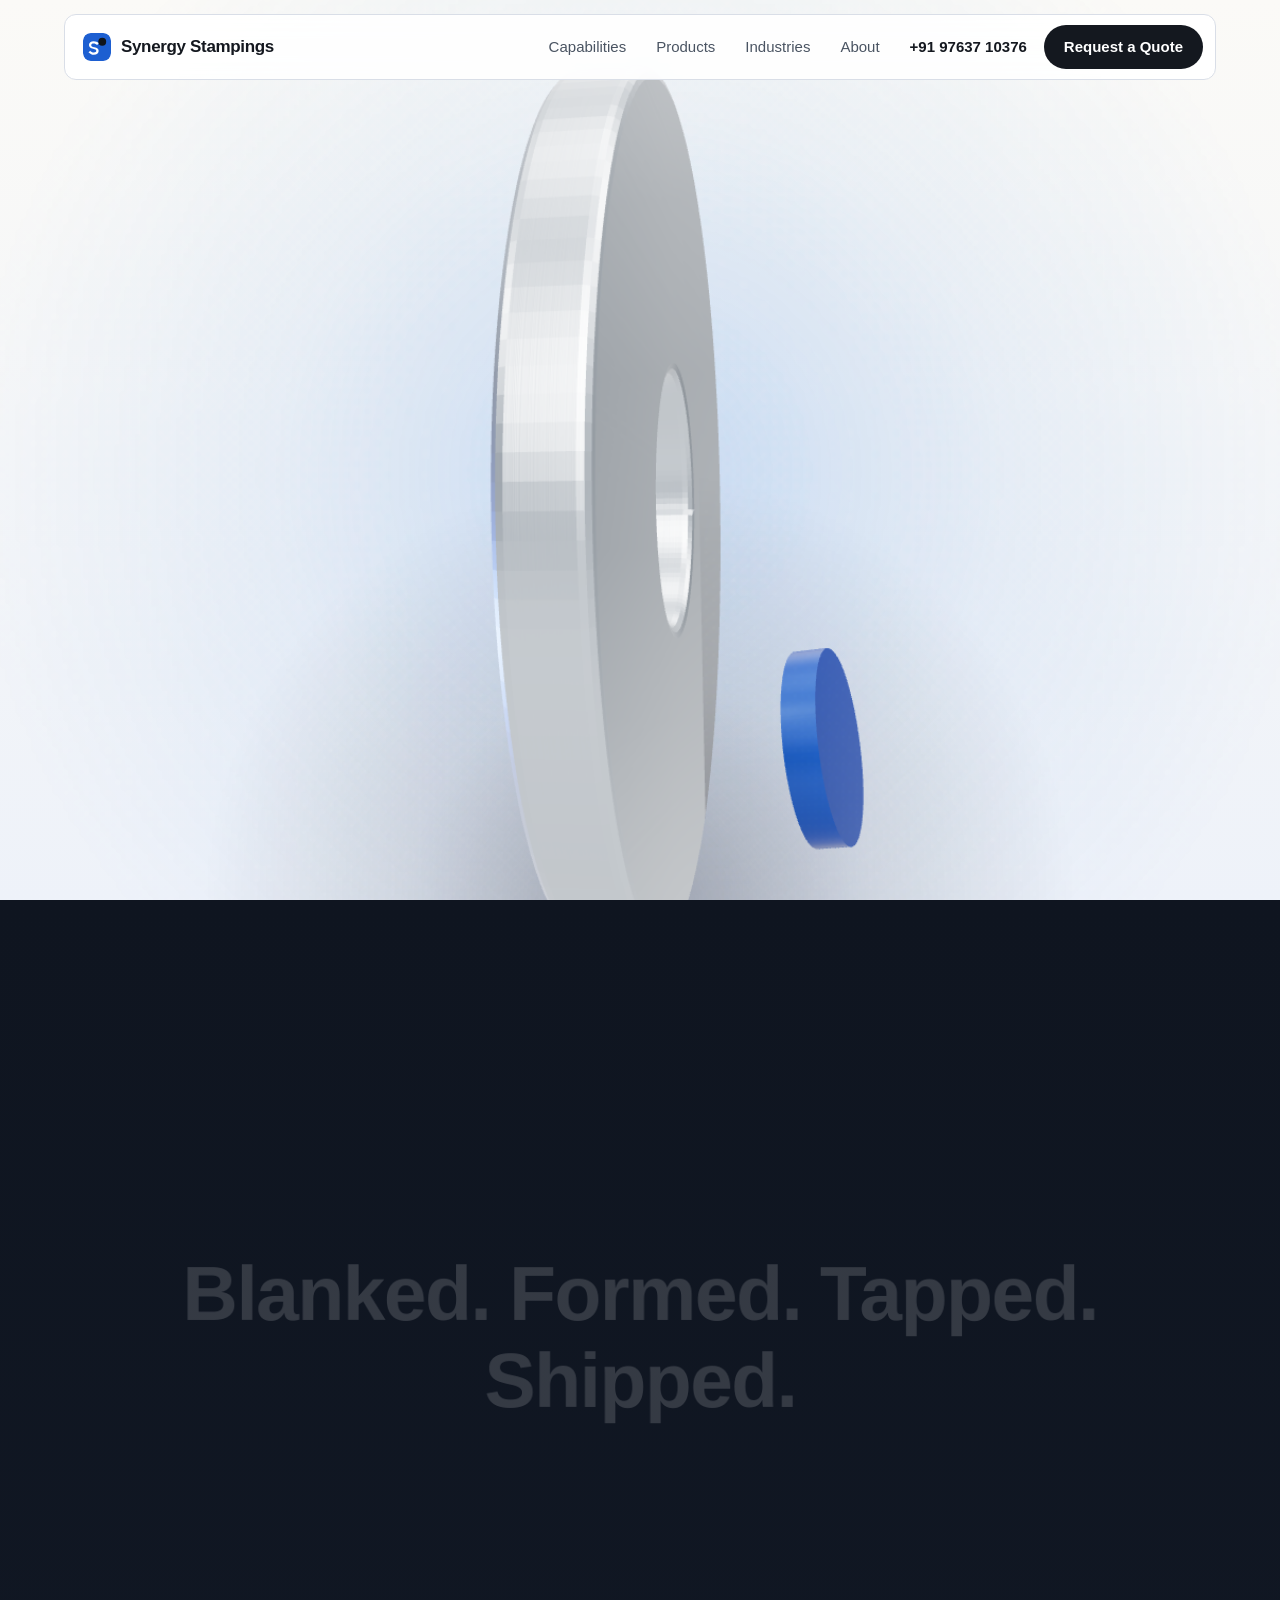
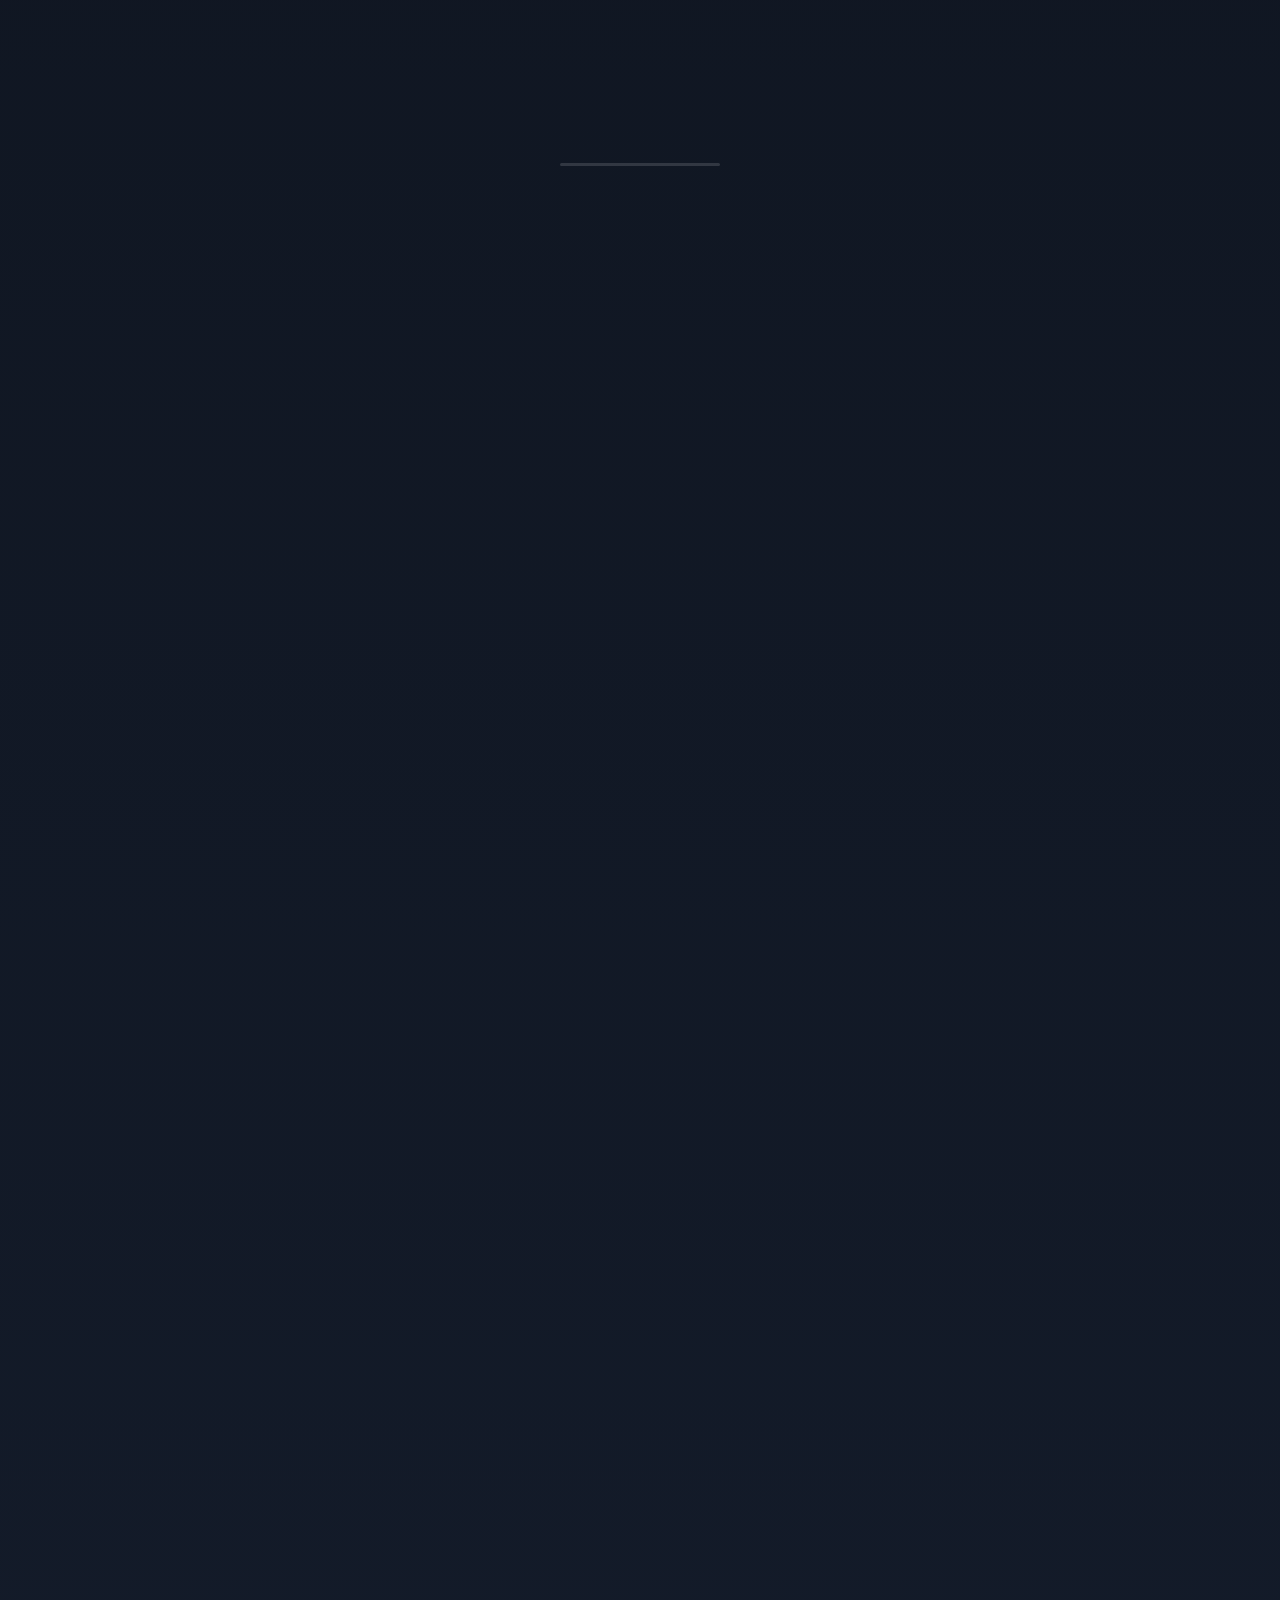
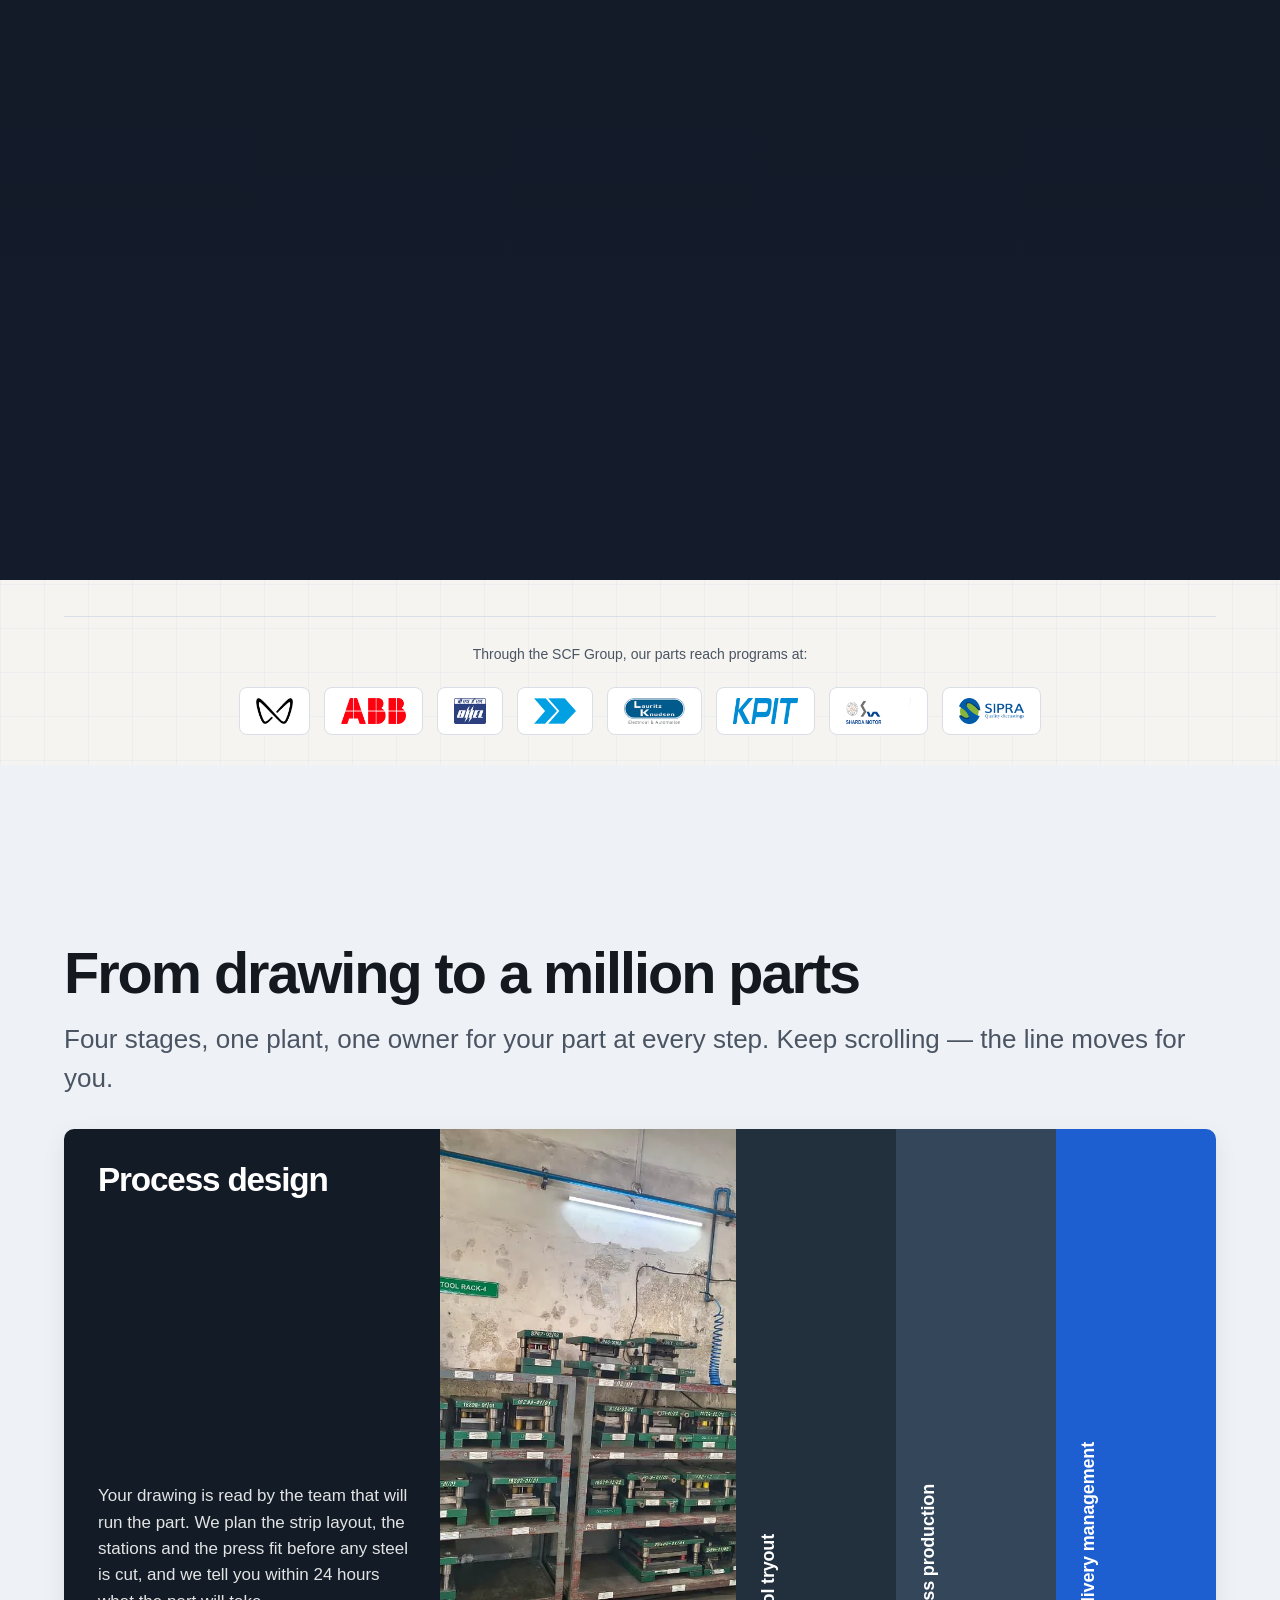
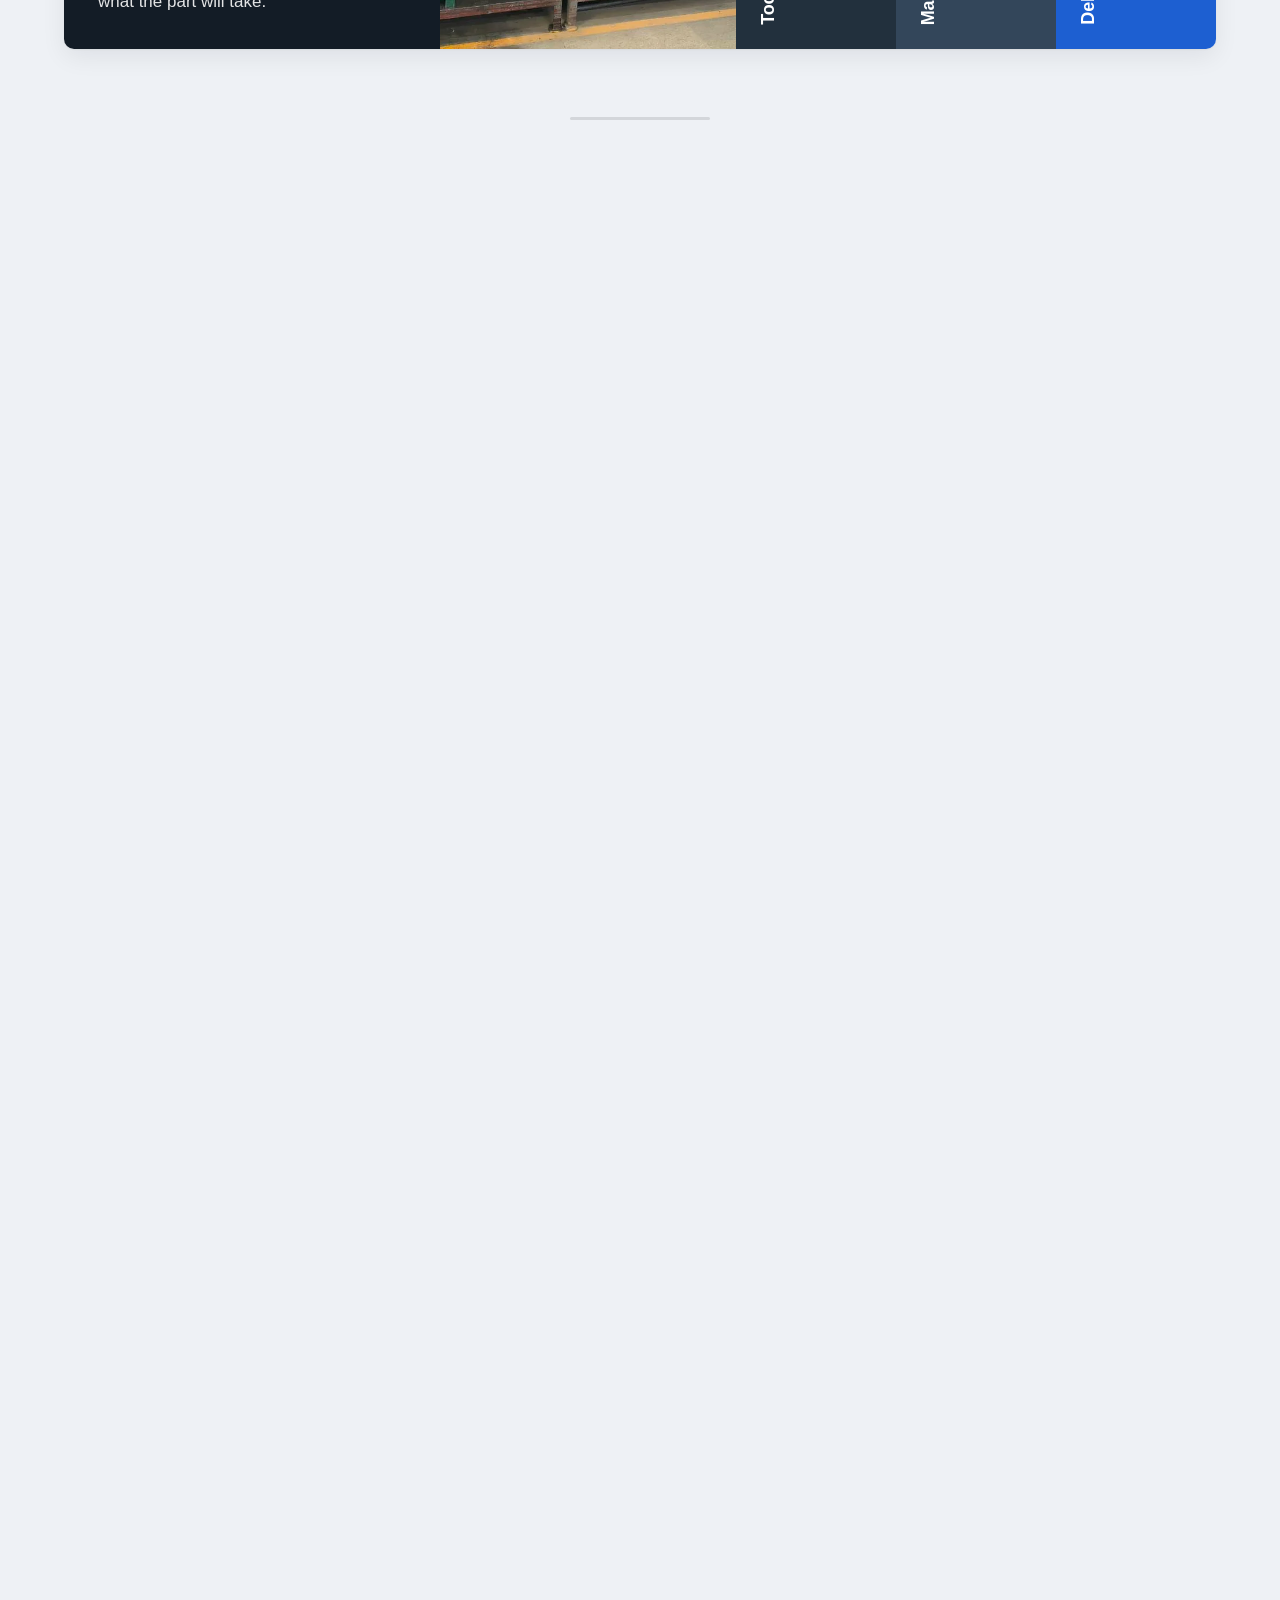
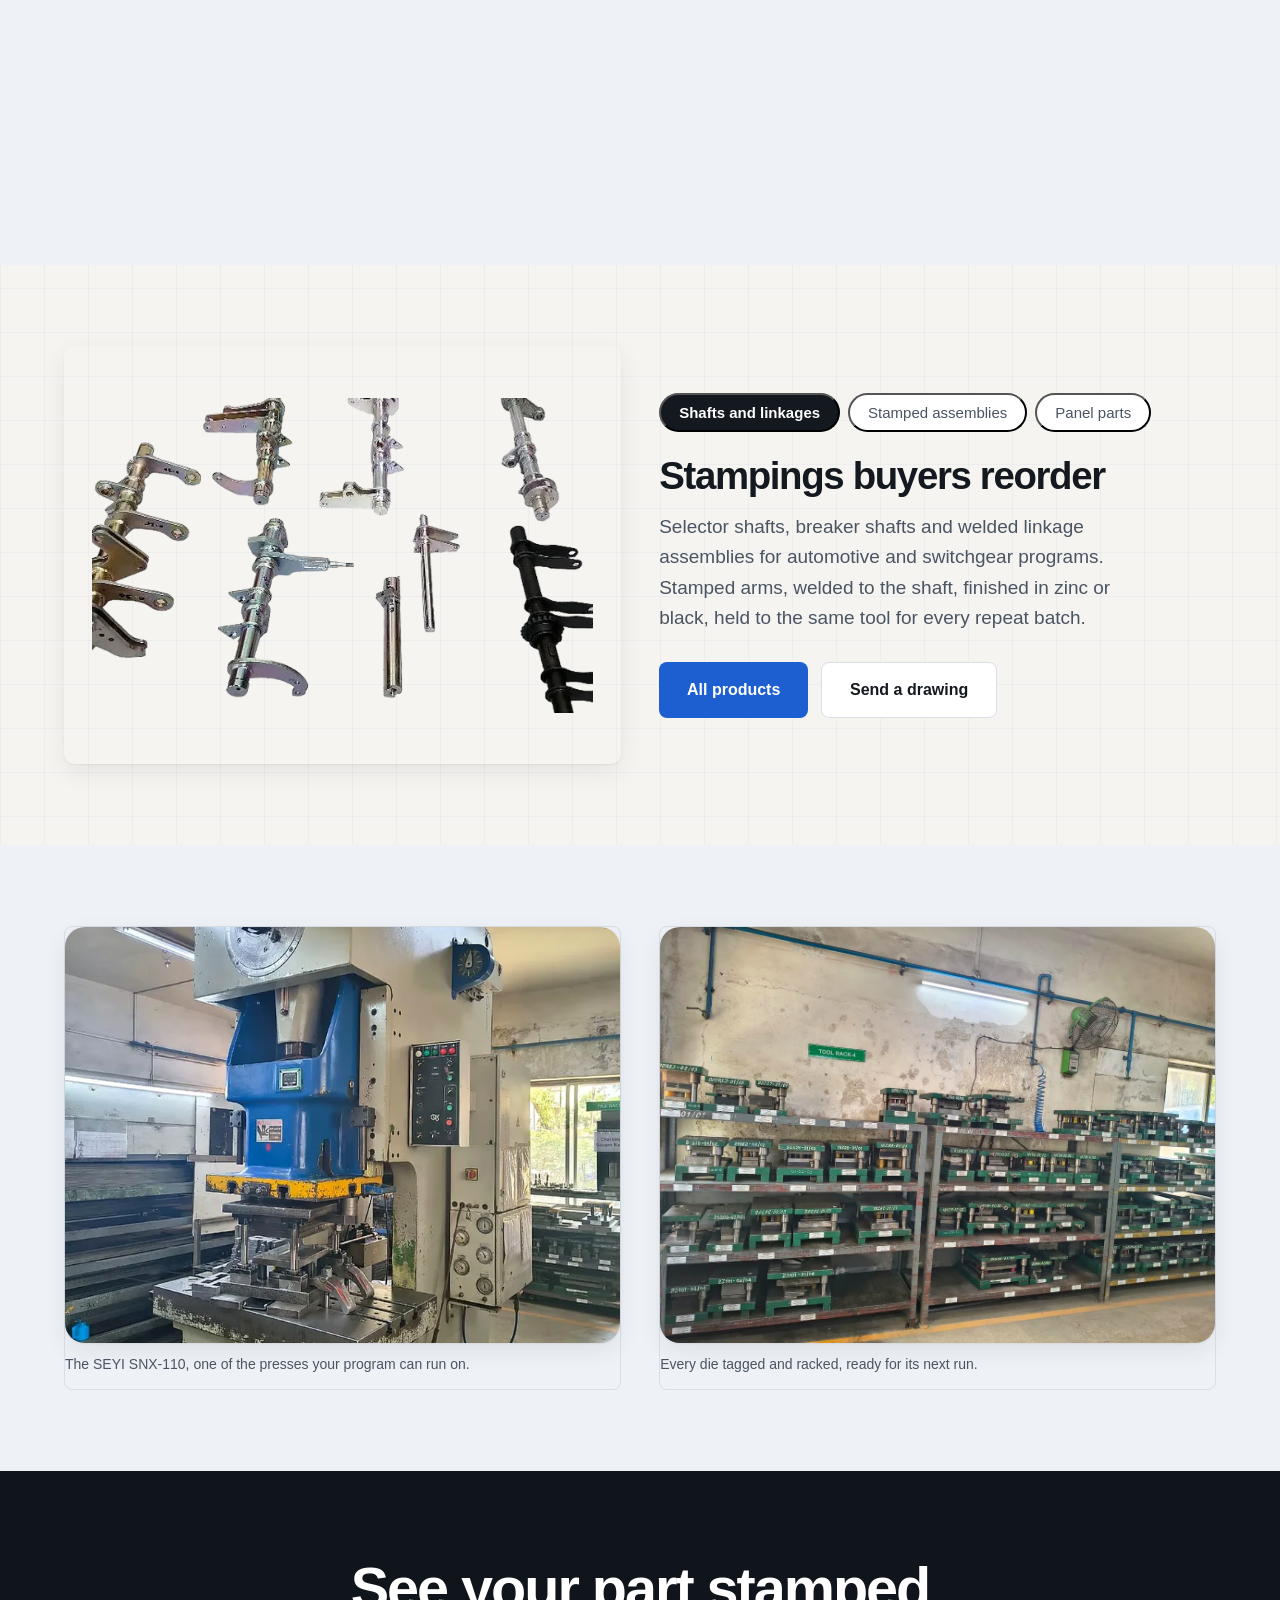
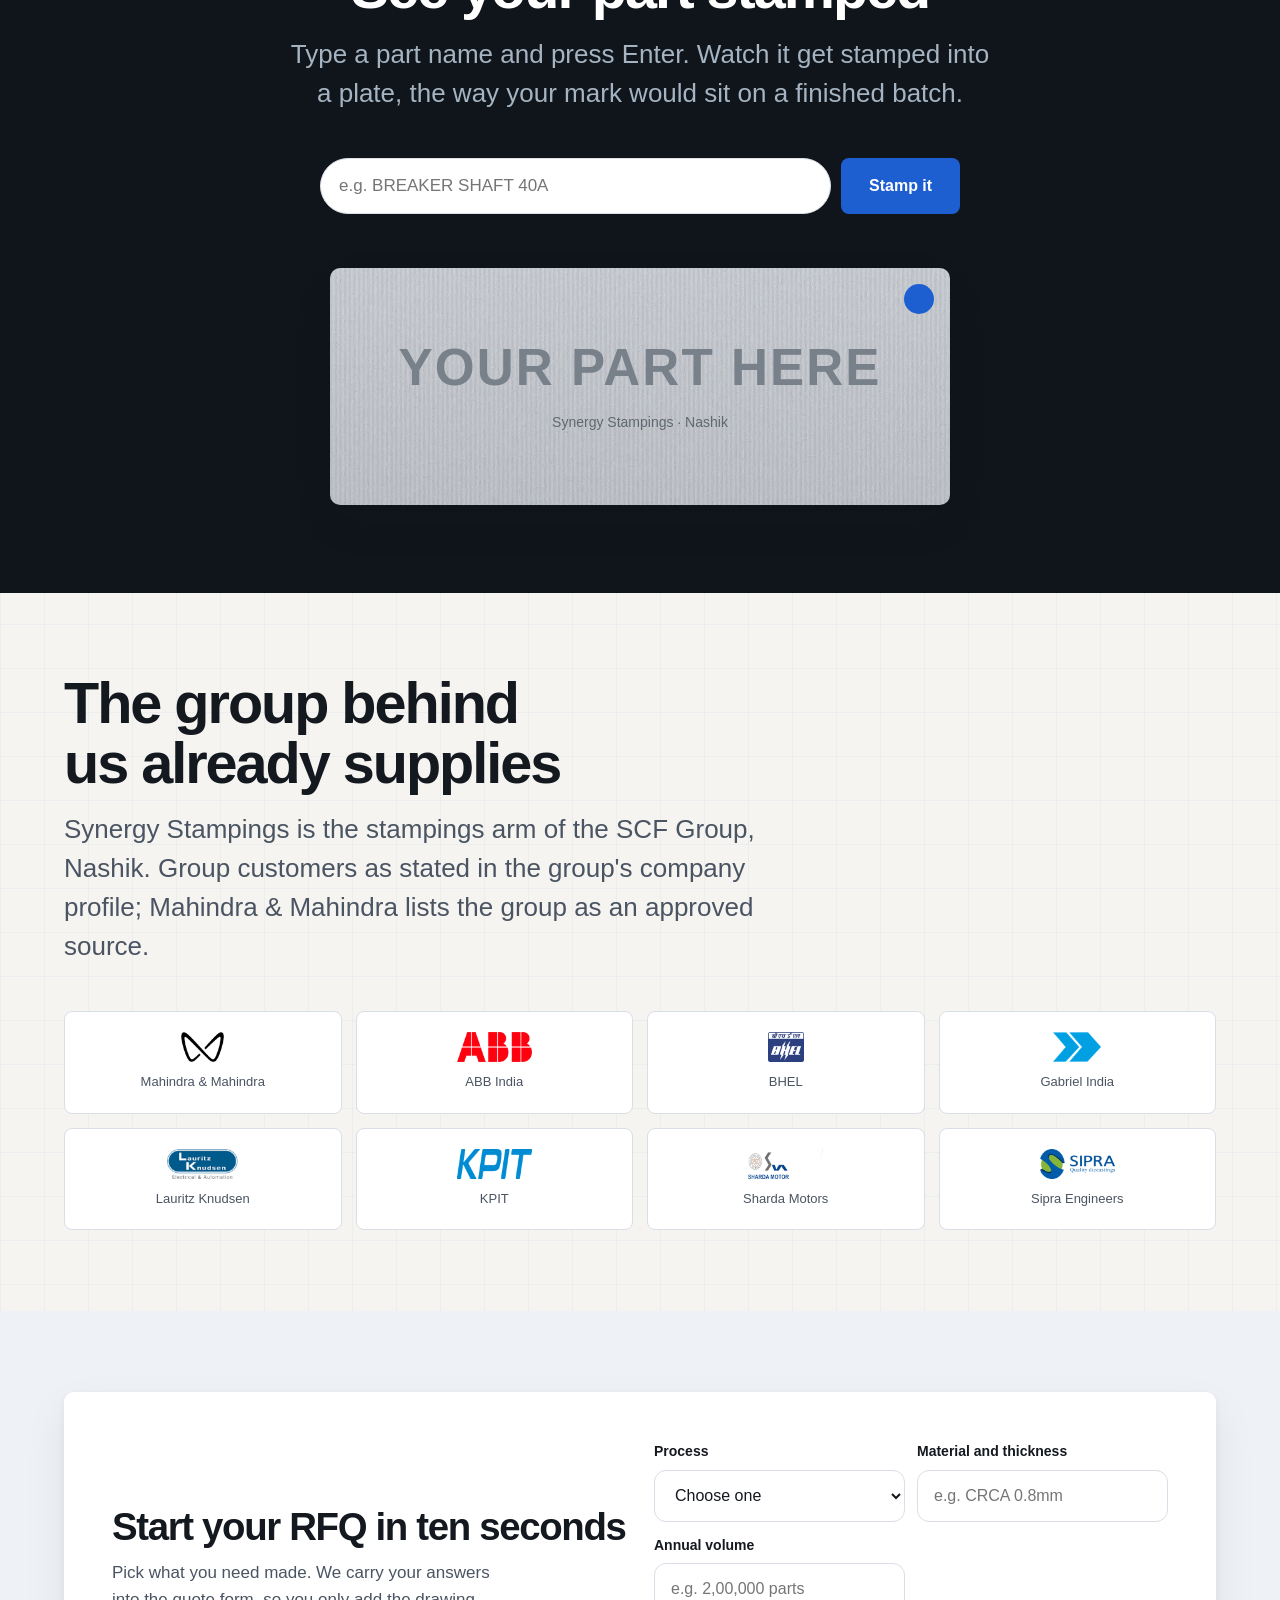
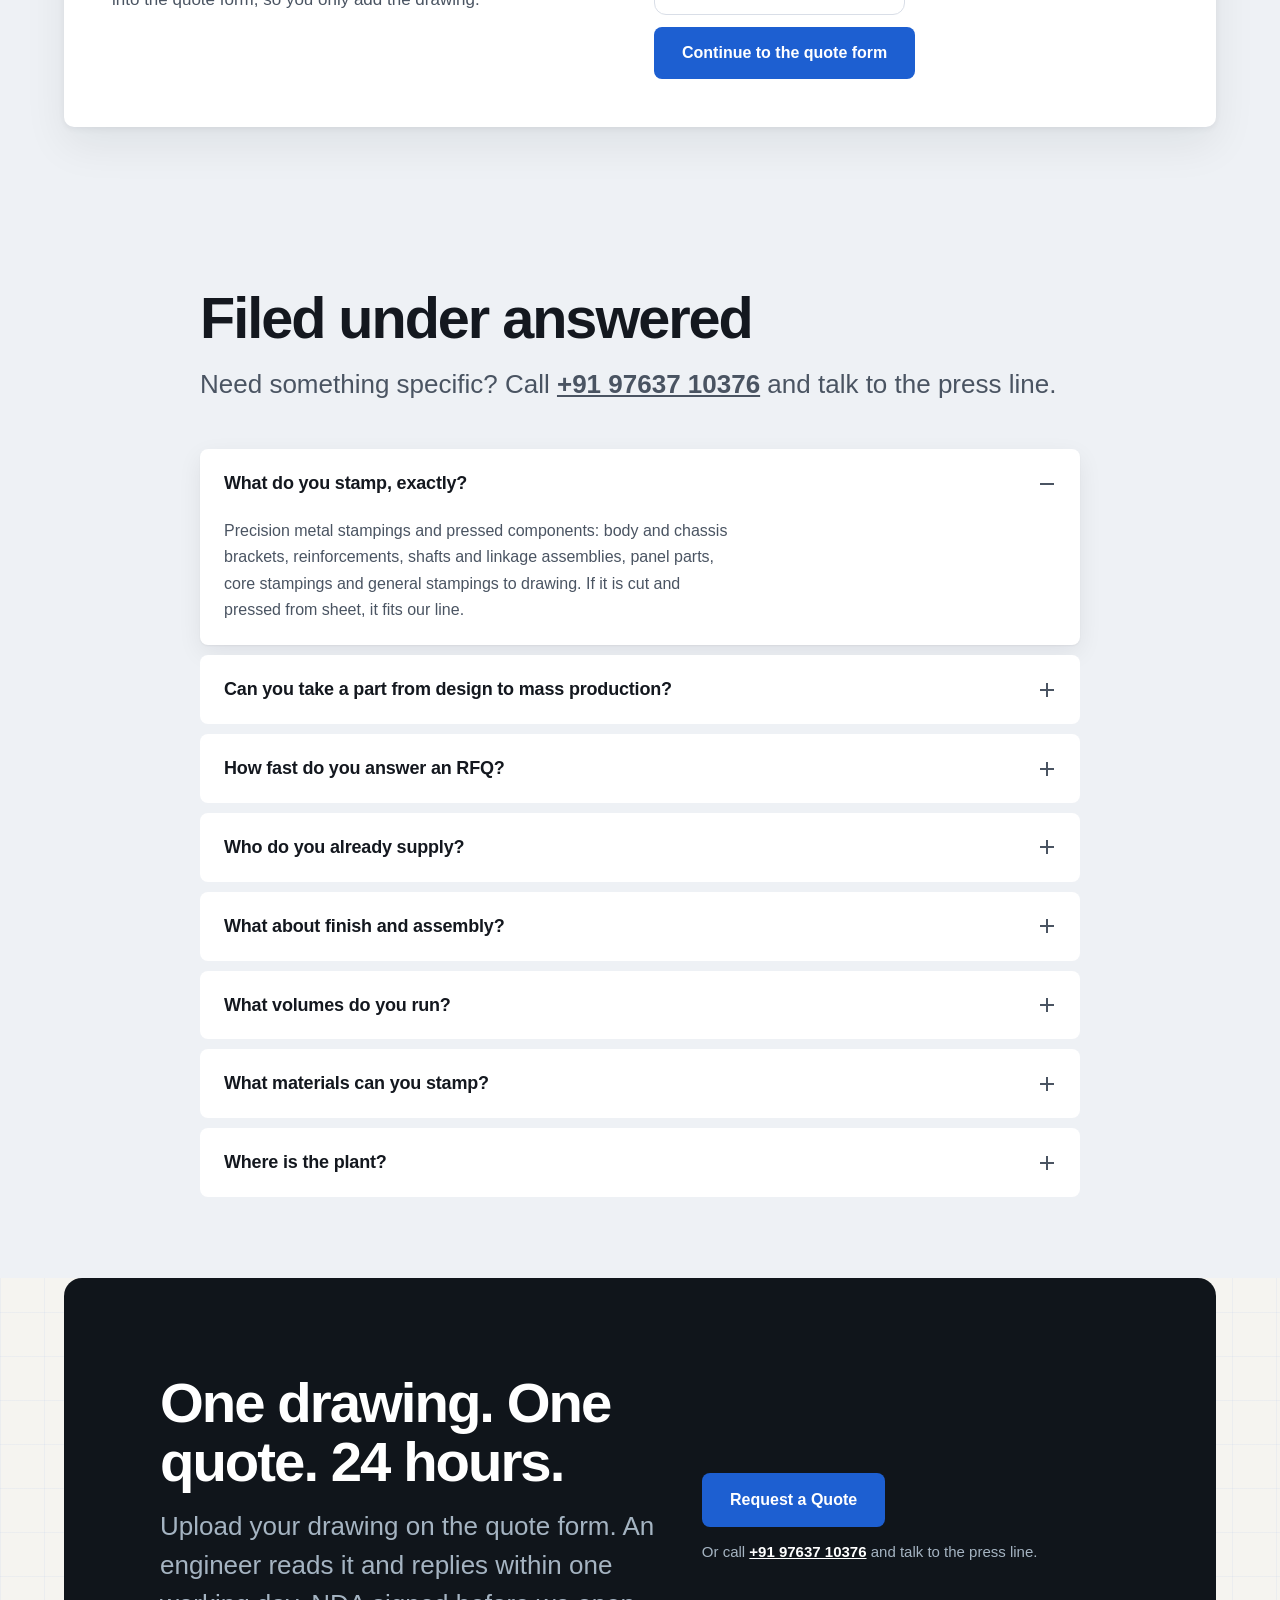
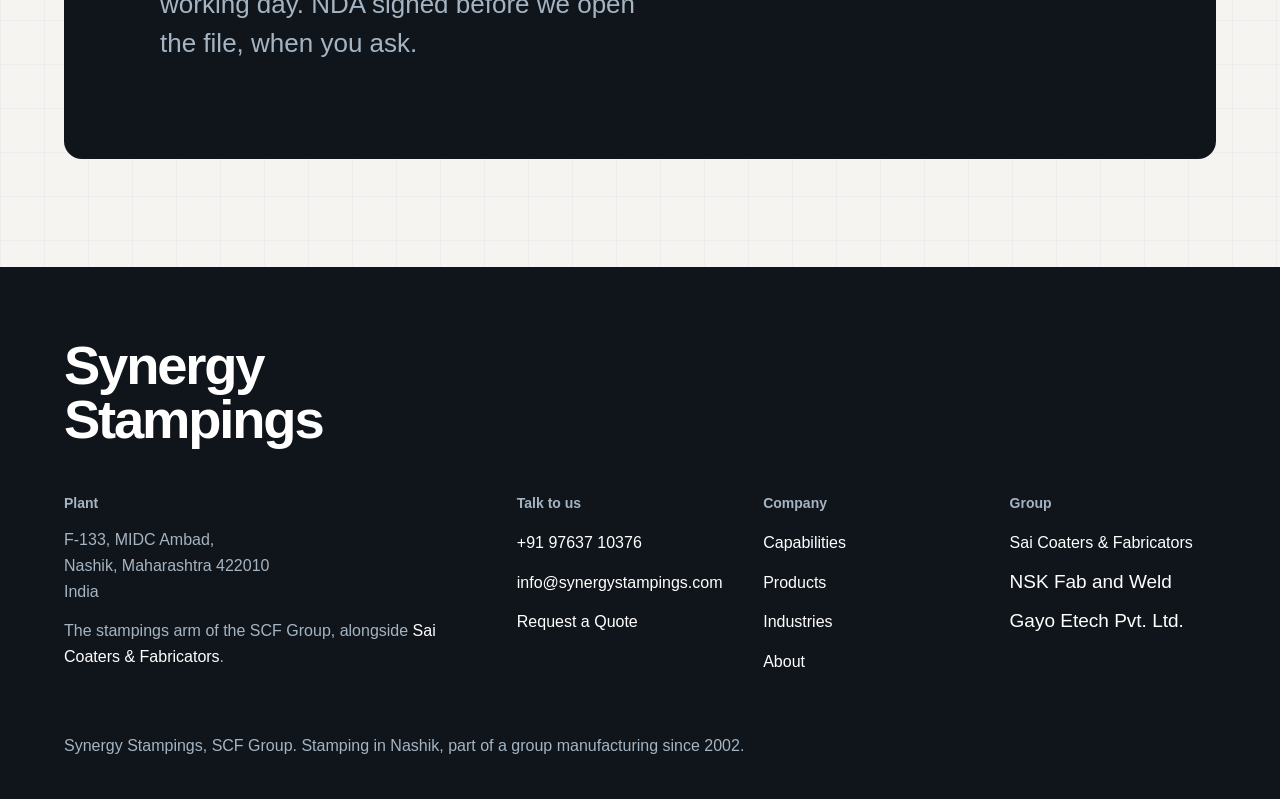
<file: synergy-stampings/index.html>
<!DOCTYPE html>
<html lang="en">
<head>
<meta charset="UTF-8">
<meta name="viewport" content="width=device-width, initial-scale=1.0">
<title>Synergy Stampings | Precision Stampings, Nashik</title>
<meta name="description" content="Precision metal stampings and pressed components from MIDC Ambad, Nashik for automotive and electrical OEMs. Part of the SCF Group. Quotes in 24 hours.">
<link rel="canonical" href="https://site.xseven.us/synergy-stampings/">
<link rel="icon" type="image/svg+xml" href="favicon.svg">
<link rel="preconnect" href="https://api.fontshare.com">
<link rel="preconnect" href="https://cdn.fontshare.com" crossorigin>
<link href="https://api.fontshare.com/v2/css?f[]=switzer@400,500,600,700&display=swap" rel="stylesheet">
<link rel="stylesheet" href="assets/site.css?v=1792093434">
<script type="application/ld+json">
{
  "@context": "https://schema.org",
  "@graph": [
    {
      "@type": "Organization",
      "@id": "https://site.xseven.us/synergy-stampings/#org",
      "name": "Synergy Stampings",
      "url": "https://site.xseven.us/synergy-stampings/",
      "logo": "https://site.xseven.us/synergy-stampings/favicon.svg",
      "description": "Precision metal stampings and pressed components manufacturer in MIDC Ambad, Nashik, serving automotive and electrical OEMs. Part of the SCF Group, manufacturing in Nashik since 2002.",
      "email": "info@synergystampings.com",
      "telephone": "+91-97637-10376",
      "address": {
        "@type": "PostalAddress",
        "streetAddress": "F-133, MIDC Ambad",
        "addressLocality": "Nashik",
        "addressRegion": "Maharashtra",
        "postalCode": "422010",
        "addressCountry": "IN"
      },
      "parentOrganization": { "@type": "Organization", "name": "SCF Group" },
      "sameAs": [ "https://www.synergystampings.co.in/", "https://site.xseven.us/sai-coaters/" ]
    },
    {
      "@type": "LocalBusiness",
      "@id": "https://site.xseven.us/synergy-stampings/#plant",
      "name": "Synergy Stampings",
      "image": "https://site.xseven.us/synergy-stampings/assets/img/press-seyi-110.webp?v=1792076438",
      "telephone": "+91-97637-10376",
      "email": "info@synergystampings.com",
      "address": { "@type": "PostalAddress", "streetAddress": "F-133, MIDC Ambad", "addressLocality": "Nashik", "addressRegion": "Maharashtra", "postalCode": "422010", "addressCountry": "IN" },
      "parentOrganization": { "@id": "https://site.xseven.us/synergy-stampings/#org" },
      "priceRange": "B2B"
    },
    {
      "@type": "WebSite",
      "url": "https://site.xseven.us/synergy-stampings/",
      "name": "Synergy Stampings",
      "publisher": { "@id": "https://site.xseven.us/synergy-stampings/#org" }
    }
  ]
}
</script>
<script type="application/ld+json">
{
  "@context": "https://schema.org",
  "@type": "FAQPage",
  "mainEntity": [
    { "@type": "Question", "name": "What do you stamp, exactly?", "acceptedAnswer": { "@type": "Answer", "text": "Precision metal stampings and pressed components: body and chassis brackets, reinforcements, shafts and linkage assemblies, panel parts, core stampings and general stampings to drawing." } },
    { "@type": "Question", "name": "Can you take a part from design to mass production?", "acceptedAnswer": { "@type": "Answer", "text": "Yes. Process design, tool tryout, mass production and delivery management all run in one plant at F-133, MIDC Ambad, Nashik, with tooling built in the group tool room." } },
    { "@type": "Question", "name": "How fast do you answer an RFQ?", "acceptedAnswer": { "@type": "Answer", "text": "Within 24 hours of your drawing. Send STEP, DXF, DWG or PDF through the quote form. NDA signed before the file is opened when requested." } },
    { "@type": "Question", "name": "Who do you already supply?", "acceptedAnswer": { "@type": "Answer", "text": "Through the SCF Group, parts reach automotive and electrical OEM programs. The group is an approved source for Mahindra & Mahindra and supplies ABB India, BHEL, Gabriel India, Lauritz Knudsen, KPIT, Sharda Motors and Sipra Engineers." } },
    { "@type": "Question", "name": "What about finish and assembly?", "acceptedAnswer": { "@type": "Answer", "text": "Welding, plating coordination and powder coating are handled inside the group, so a stamped part can arrive finished and assembled." } },
    { "@type": "Question", "name": "What volumes do you run?", "acceptedAnswer": { "@type": "Answer", "text": "Prototype, pilot and volume runs all go through the same tool room. The group grew from Rs 21.50 Cr to Rs 52.26 Cr in four years on repeat OEM orders." } },
    { "@type": "Question", "name": "What materials can you stamp?", "acceptedAnswer": { "@type": "Answer", "text": "Sheet metal programs: CRCA, mild steel, stainless and coated steels in the thicknesses our 40 to 300 tonne presses handle." } },
    { "@type": "Question", "name": "Where is the plant?", "acceptedAnswer": { "@type": "Answer", "text": "F-133, MIDC Ambad, Nashik, Maharashtra 422010. Call +91 97637 10376 to schedule a plant visit." } }
  ]
}
</script>
<meta property="og:type" content="website">
<meta property="og:title" content="Synergy Stampings | Precision Stampings, Nashik">
<meta property="og:description" content="Precision metal stampings and pressed components from MIDC Ambad, Nashik for automotive and electrical OEMs. Part of the SCF Group. Quotes in 24 hours.">
<meta property="og:url" content="https://site.xseven.us/synergy-stampings/">
<meta property="og:image" content="https://site.xseven.us/synergy-stampings/assets/img/press-seyi-110.webp">
<meta name="twitter:card" content="summary_large_image">
<meta name="twitter:title" content="Synergy Stampings | Precision Stampings, Nashik">
<meta name="twitter:description" content="Precision metal stampings and pressed components from MIDC Ambad, Nashik for automotive and electrical OEMs. Part of the SCF Group. Quotes in 24 hours.">
<meta name="twitter:image" content="https://site.xseven.us/synergy-stampings/assets/img/press-seyi-110.webp">
<link rel="preload" as="image" href="assets/img/breaker-shaft-range.webp">
</head>
<body>
<a class="skip" href="#main">Skip to content</a>

<header class="site-head">
  <a class="wordmark" href="index.html" aria-label="Synergy Stampings home">
    <svg class="mark" viewBox="0 0 32 32" aria-hidden="true"><rect width="32" height="32" rx="8" fill="#1D5FD1"/><circle cx="22" cy="10" r="4.5" fill="#10151B"/><path d="M7 22.5c1.3 1.5 3.2 2.3 5.4 2.3 3.3 0 5.5-1.8 5.5-4.3 0-2.3-1.7-3.5-4.9-4.2-2.6-.6-3.6-1.2-3.6-2.4 0-1.1 1-1.9 2.6-1.9 1.7 0 3.1.7 4.2 1.8l1.7-2.2c-1.4-1.4-3.4-2.2-5.8-2.2-3.1 0-5.3 1.8-5.3 4.3 0 2.4 1.8 3.5 4.9 4.2 2.5.6 3.5 1.2 3.5 2.4 0 1.1-1 1.9-2.7 1.9-1.8 0-3.3-.7-4.4-2l-1.9 2.3z" fill="#FFFFFF"/></svg> <span class="wm-text">Synergy Stampings</span></a>
  <button class="menu-toggle" aria-expanded="false" aria-controls="nav">Menu</button>
  <nav class="site-nav" id="nav" aria-label="Main">
    <a href="capabilities.html">Capabilities</a>
    <a href="products.html">Products</a>
    <a href="industries.html">Industries</a>
    <a href="about.html">About</a>
    <a href="tel:+919763710376" class="head-phone">+91 97637 10376</a>
    <a class="action" href="quote.html">Request a Quote</a>
  </nav>
</header>

<main id="main">

<!-- HERO -->
<section class="hero-cine hero-cine-light">
    <div class="hero-3d" id="hero3d"><img class="fallback" src="assets/img/breaker-shaft-range.webp?v=1792076438" alt="Welded breaker shaft assemblies in zinc and black finishes, stamped by Synergy Stampings"></div>
    <p class="kicker rise">Synergy Stampings &middot; SCF Group &middot; Nashik</p>
    <div class="hero-copy">
      <h1 class="hero-title">Stamped<br>true.</h1>
      <p class="hero-sub">Precision metal stampings and pressed components for automotive and electrical OEMs. Process design to mass production under one roof.</p>
      <div class="hero-actions">
        <a class="btn" href="quote.html">Request a Quote</a>
        <a class="btn secondary" href="capabilities.html">See the press line</a>
      </div>
    </div>
    <div class="hero-meta">
      <span>SCF Group, since 2002</span>
      <span>&#8377;52.26 Cr group</span>
      <span>Presses 40 to 300 t</span>
      <span>M&amp;M approved</span>
    </div>
  </section>
<section class="scene scene-light" data-scene>
  <div class="scene-stage">
    <div class="scene-words"><span class="w" data-word>Blanked.</span><span class="w" data-word>Formed.</span><span class="w" data-word>Tapped.</span><span class="w accent" data-word>Shipped.</span></div>
    <p class="scene-sub">One line. First article approved, then batch after batch.</p>
    <div class="scene-progress"><i></i></div>
  </div>
</section>

<section class="hero" style="padding-top:0;">
  <div class="proof-bar" style="margin-top: clamp(20px, 4vh, 40px);">
    <p class="note">Through the SCF Group, our parts reach programs at:</p>
    <div class="logo-strip" aria-label="OEMs and Tier-1 companies the SCF Group supplies">
        <img src="assets/logos/mahindra.png" alt="Mahindra & Mahindra logo" loading="lazy" height="30">
        <img src="assets/logos/abb.png" alt="ABB India logo" loading="lazy" height="30">
        <img src="assets/logos/bhel.png" alt="BHEL logo" loading="lazy" height="30">
        <img src="assets/logos/gabriel.png" alt="Gabriel India logo" loading="lazy" height="30">
        <img src="assets/logos/lauritzknudsen.png" alt="Lauritz Knudsen logo" loading="lazy" height="30">
        <img src="assets/logos/kpit.png" alt="KPIT logo" loading="lazy" height="30">
        <img src="assets/logos/shardamotors.png" alt="Sharda Motors logo" loading="lazy" height="30">
        <img src="assets/logos/sipra.png" alt="Sipra Engineers logo" loading="lazy" height="30">
      </div>
  </div>
</section>

<!-- HOW IT WORKS -->
<section class="section tint autoscroll" aria-labelledby="proc-h" data-scene data-autoscroll>
  <div class="auto-stage">
  <div class="section-head">
    <h2 id="proc-h">From drawing to a million parts</h2>
    <p>Four stages, one plant, one owner for your part at every step. Keep scrolling — the line moves for you.</p>
  </div>
  <div class="stages rise">
    <button class="stage s1" aria-expanded="true">
      <span class="s-vert">Process design</span>
      <span class="s-body">
        <h3>Process design</h3>
        <p>Your drawing is read by the team that will run the part. We plan the strip layout, the stations and the press fit before any steel is cut, and we tell you within 24 hours what the part will take.</p>
        <img src="assets/img/tool-room-rack.webp?v=1792076438" alt="Press tools racked in the tool room" loading="lazy">
      </span>
    </button>
    <button class="stage s2" aria-expanded="false">
      <span class="s-vert">Tool tryout</span>
      <span class="s-body">
        <h3>Tool tryout</h3>
        <p>The die is built and tried in-house. First articles are measured against your drawing, and the tool is corrected on our own floor until the part is right.</p>
        <img src="assets/img/press-50t.webp?v=1792076438" alt="50 tonne press used for tool tryout" loading="lazy">
      </span>
    </button>
    <button class="stage s3" aria-expanded="false">
      <span class="s-vert">Mass production</span>
      <span class="s-body">
        <h3>Mass production</h3>
        <p>Approved tools move to the press line for volume runs. The same tool, the same settings and the same checks hold every batch to the first article.</p>
        <img src="assets/img/press-seyi-110.webp?v=1792076438" alt="SEYI SNX-110 press in volume production" loading="lazy">
      </span>
    </button>
    <button class="stage s4" aria-expanded="false">
      <span class="s-vert">Delivery management</span>
      <span class="s-body">
        <h3>Delivery management</h3>
        <p>Batches are packed, documented and dispatched against your schedule. On-time delivery is a stated group quality objective, reviewed monthly.</p>
        <img src="assets/img/shock-absorber-tubes.webp?v=1792076438" alt="Finished stamped and plated parts lined up for packing" loading="lazy">
      </span>
    </button>
  </div>
  <div class="scene-progress" aria-hidden="true"><i></i></div>
  </div>
</section>

<!-- SHOWCASE -->
<section class="section" aria-labelledby="show-h">
  <div class="showcase">
    <div class="media-card rise">
      <div data-panel="shafts">
        <img class="cutout" src="assets/img/selector-shafts.webp?v=1792076438" alt="Selector shaft and linkage assemblies stamped and welded by Synergy Stampings" width="753" height="607" loading="lazy">
      </div>
      <div data-panel="stampings" hidden>
        <img class="cutout" src="assets/img/mounting-plate-assembly.webp?v=1792076438" alt="Stamped mounting plate assembly with spring-loaded slide" width="874" height="595" loading="lazy">
      </div>
      <div data-panel="panels" hidden>
        <img class="cutout" src="assets/img/panel-assembly-plate.webp?v=1792076438" alt="Pressed plate for an electrical panel assembly" width="874" height="575" loading="lazy">
      </div>
    </div>
    <div class="rise">
      <div class="tabs" role="tablist" aria-label="Product families">
        <button class="tab" role="tab" data-tab="shafts" aria-selected="true">Shafts and linkages</button>
        <button class="tab" role="tab" data-tab="stampings" aria-selected="false">Stamped assemblies</button>
        <button class="tab" role="tab" data-tab="panels" aria-selected="false">Panel parts</button>
      </div>
      <h2 class="showcase-title" id="show-h">Stampings buyers reorder</h2>
      <div data-panel="shafts">
        <p class="showcase-desc">Selector shafts, breaker shafts and welded linkage assemblies for automotive and switchgear programs. Stamped arms, welded to the shaft, finished in zinc or black, held to the same tool for every repeat batch.</p>
      </div>
      <div data-panel="stampings" hidden>
        <p class="showcase-desc">Mounting plates, brackets and spring-loaded assemblies stamped and fitted in-house. Punching, bending and hardware fitting happen in one plant, so the assembly arrives complete.</p>
      </div>
      <div data-panel="panels" hidden>
        <p class="showcase-desc">Pressed plates and components for electrical panel assemblies. Clean profiles, consistent hole patterns and batches that match the approved first article.</p>
      </div>
      <div class="showcase-cta">
        <a class="btn" href="products.html">All products</a>
        <a class="btn secondary" href="quote.html">Send a drawing</a>
      </div>
    </div>
  </div>
</section>

<!-- PLANT PHOTOS -->
<section class="section tint" aria-label="Inside the plant">
  <div class="showcase" style="align-items:start;">
    <figure class="fig rise" style="margin:0;">
      <img src="assets/img/press-seyi-110.webp?v=1792076438" alt="SEYI SNX-110 press on the Synergy Stampings floor" loading="lazy" style="width:100%; border-radius:20px; box-shadow: var(--shadow);">
      <figcaption>The SEYI SNX-110, one of the presses your program can run on.</figcaption>
    </figure>
    <figure class="fig rise" style="margin:0;">
      <img src="assets/img/tool-room-rack.webp?v=1792076438" alt="Tagged press tools on the tool room rack" loading="lazy" style="width:100%; border-radius:20px; box-shadow: var(--shadow);">
      <figcaption>Every die tagged and racked, ready for its next run.</figcaption>
    </figure>
  </div>
</section>

<!-- STAMP TOY: the live thing -->
<section class="section dark stamp-toy" aria-labelledby="toy-h">
  <div class="section-head">
    <h2 id="toy-h">See your part stamped</h2>
    <p>Type a part name and press Enter. Watch it get stamped into a plate, the way your mark would sit on a finished batch.</p>
  </div>
  <form data-stamp class="rise">
    <input type="text" name="partname" maxlength="26" placeholder="e.g. BREAKER SHAFT 40A" aria-label="Part name to stamp">
    <button class="btn" type="submit">Stamp it</button>
  </form>
  <div class="plate-wrap rise">
    <div class="plate" aria-live="polite">
      <div class="stamped" data-text="YOUR PART HERE">YOUR PART HERE</div>
      <div class="plate-meta">Synergy Stampings · Nashik</div>
    </div>
  </div>
</section>

<!-- PROOF -->
<section class="section" aria-labelledby="proof-h">
  <div class="section-head">
    <h2 id="proof-h">The group behind us already supplies</h2>
    <p>Synergy Stampings is the stampings arm of the SCF Group, Nashik. Group customers as stated in the group's company profile; Mahindra &amp; Mahindra lists the group as an approved source.</p>
  </div>
  <div class="proof-grid rise">
    <div class="proof-tile"><img src="assets/logos/mahindra.png" alt="Mahindra & Mahindra logo" loading="lazy"><span>Mahindra & Mahindra</span></div>
    <div class="proof-tile"><img src="assets/logos/abb.png" alt="ABB India logo" loading="lazy"><span>ABB India</span></div>
    <div class="proof-tile"><img src="assets/logos/bhel.png" alt="BHEL logo" loading="lazy"><span>BHEL</span></div>
    <div class="proof-tile"><img src="assets/logos/gabriel.png" alt="Gabriel India logo" loading="lazy"><span>Gabriel India</span></div>
    <div class="proof-tile"><img src="assets/logos/lauritzknudsen.png" alt="Lauritz Knudsen logo" loading="lazy"><span>Lauritz Knudsen</span></div>
    <div class="proof-tile"><img src="assets/logos/kpit.png" alt="KPIT logo" loading="lazy"><span>KPIT</span></div>
    <div class="proof-tile"><img src="assets/logos/shardamotors.png" alt="Sharda Motors logo" loading="lazy"><span>Sharda Motors</span></div>
    <div class="proof-tile"><img src="assets/logos/sipra.png" alt="Sipra Engineers logo" loading="lazy"><span>Sipra Engineers</span></div>
  </div>
</section>


<!-- PREFILL: live RFQ starter -->
<section class="section tint" aria-labelledby="pre-h">
  <div class="prefill-card rise">
    <div class="intro">
      <h2 id="pre-h">Start your RFQ in ten seconds</h2>
      <p>Pick what you need made. We carry your answers into the quote form, so you only add the drawing.</p>
    </div>
    <form data-prefill>
      <div>
        <label for="pf-process">Process</label>
        <select id="pf-process" name="process">
          <option value="">Choose one</option>
          <option value="Stamping only">Stamping only</option>
          <option value="Stamping + welding">Stamping + welding</option>
          <option value="Stamping + coating">Stamping + coating</option>
          <option value="Stamping + assembly">Stamping + assembly</option>
          <option value="New tool build + production">New tool build + production</option>
        </select>
      </div>
      <div>
        <label for="pf-material">Material and thickness</label>
        <input id="pf-material" name="material" type="text" placeholder="e.g. CRCA 0.8mm">
      </div>
      <div>
        <label for="pf-volume">Annual volume</label>
        <input id="pf-volume" name="volume" type="text" placeholder="e.g. 2,00,000 parts">
      </div>
      <button class="btn go" type="submit">Continue to the quote form</button>
    </form>
  </div>
</section>

<!-- FAQ -->
<section class="section tint" aria-labelledby="faq-h">
  <div class="section-head">
    <h2 id="faq-h">Filed under answered</h2>
    <p>Need something specific? Call <a href="tel:+919763710376" style="font-weight:600;">+91 97637 10376</a> and talk to the press line.</p>
  </div>
  <div class="faq-list">
    <details class="faq-card rise" open>
      <summary>What do you stamp, exactly?<span class="plus" aria-hidden="true"></span></summary>
      <p class="answer">Precision metal stampings and pressed components: body and chassis brackets, reinforcements, shafts and linkage assemblies, panel parts, core stampings and general stampings to drawing. If it is cut and pressed from sheet, it fits our line.</p>
    </details>
    <details class="faq-card rise">
      <summary>Can you take a part from design to mass production?<span class="plus" aria-hidden="true"></span></summary>
      <p class="answer">Yes. Our flow is process design, tool tryout, mass production and delivery management, all in one plant at F-133, MIDC Ambad, Nashik. Tooling is built with the group's in-house tool room, so tryout corrections happen on our floor, not over email.</p>
    </details>
    <details class="faq-card rise">
      <summary>How fast do you answer an RFQ?<span class="plus" aria-hidden="true"></span></summary>
      <p class="answer">Within 24 hours of your drawing. Send STEP, DXF, DWG or PDF through the quote form, and an engineer replies with a price or specific questions. Tick the NDA box and we sign before opening the file.</p>
    </details>
    <details class="faq-card rise">
      <summary>Who do you already supply?<span class="plus" aria-hidden="true"></span></summary>
      <p class="answer">Through the SCF Group, our parts reach automotive and electrical OEM programs. The group is an approved source for Mahindra &amp; Mahindra and supplies ABB India, BHEL, Gabriel India, Lauritz Knudsen, KPIT, Sharda Motors and Sipra Engineers.</p>
    </details>
    <details class="faq-card rise">
      <summary>What about finish and assembly?<span class="plus" aria-hidden="true"></span></summary>
      <p class="answer">Welding, plating coordination and powder coating are handled inside the group, so a stamped part can arrive finished and assembled, not as a bare blank you still have to manage.</p>
    </details>
    <details class="faq-card rise">
      <summary>What volumes do you run?<span class="plus" aria-hidden="true"></span></summary>
      <p class="answer">Prototype, pilot and volume runs all go through the same tool room. The group grew from Rs 21.50 Cr to Rs 52.26 Cr in four years on repeat OEM orders, so volume programs are the norm, not the exception.</p>
    </details>
    <details class="faq-card rise">
      <summary>What materials can you stamp?<span class="plus" aria-hidden="true"></span></summary>
      <p class="answer">Sheet metal programs: CRCA, mild steel, stainless and coated steels in the thicknesses our 40 to 300 tonne presses handle. Name the material on your drawing and we confirm the press fit in the quote.</p>
    </details>
    <details class="faq-card rise">
      <summary>Where is the plant?<span class="plus" aria-hidden="true"></span></summary>
      <p class="answer">F-133, MIDC Ambad, Nashik, Maharashtra 422010. Call +91 97637 10376 to schedule a plant visit and see the press line running.</p>
    </details>
  </div>
</section>

<!-- CTA -->
<section class="cta-panel" aria-labelledby="cta-h">
  <div>
    <h2 id="cta-h">One drawing. One quote. 24 hours.</h2>
    <p>Upload your drawing on the quote form. An engineer reads it and replies within one working day. NDA signed before we open the file, when you ask.</p>
  </div>
  <div class="right">
    <a class="btn" href="quote.html">Request a Quote</a>
    <span class="mini">Or call <a href="tel:+919763710376" style="color:#fff; font-weight:600;">+91 97637 10376</a> and talk to the press line.</span>
  </div>
</section>

</main>

<footer class="site-foot">
  <div class="foot-name">Synergy<br>Stampings</div>
  <div class="foot-grid">
    <div>
      <p class="foot-h">Plant</p>
      <address>F-133, MIDC Ambad,<br>Nashik, Maharashtra 422010<br>India</address>
      <p style="margin-top:14px;">The stampings arm of the SCF Group, alongside <a href="https://site.xseven.us/sai-coaters/" rel="noopener">Sai Coaters &amp; Fabricators</a>.</p>
    </div>
    <div>
      <p class="foot-h">Talk to us</p>
      <ul>
        <li><a href="tel:+919763710376">+91 97637 10376</a></li>
        <li><a href="mailto:info@synergystampings.com">info@synergystampings.com</a></li>
        <li><a href="quote.html">Request a Quote</a></li>
      </ul>
    </div>
    <div>
      <p class="foot-h">Company</p>
      <ul>
        <li><a href="capabilities.html">Capabilities</a></li>
        <li><a href="products.html">Products</a></li>
        <li><a href="industries.html">Industries</a></li>
        <li><a href="about.html">About</a></li>
      </ul>
    </div>
    <div>
      <p class="foot-h">Group</p>
      <ul>
        <li><a href="https://site.xseven.us/sai-coaters/" rel="noopener">Sai Coaters &amp; Fabricators</a></li>
        <li>NSK Fab and Weld</li>
        <li>Gayo Etech Pvt. Ltd.</li>
      </ul>
    </div>
  </div>
  <div class="foot-legal">
    <span>Synergy Stampings, SCF Group. Stamping in Nashik, part of a group manufacturing since 2002.</span>
  </div>
</footer>

<script type="importmap">
{"imports": {"three": "./assets/vendor/three.module.js", "three/addons/": "./assets/vendor/"}}
</script>
<script type="module">
  // 3D hero loads AFTER first paint: the fallback image is the LCP visual;
  // three.js (671KB) downloads during idle time, then fades in.
  const boot3d = () => import('./assets/hero3d.js?v=1792093434').then(m => {
    try {
      m.initHero3D({ kind: 'blank', accent: 0x1D5FD1, mount: '#hero3d', modelX: 0, modelScale: 1.28 });
      document.getElementById('hero3d').classList.add('on');
    } catch (e) { document.getElementById('hero3d').classList.add('no3d'); }
  }).catch(() => { document.getElementById('hero3d').classList.add('no3d'); });
  if ('requestIdleCallback' in window) requestIdleCallback(boot3d, { timeout: 2500 });
  else window.addEventListener('load', () => setTimeout(boot3d, 300));
</script>
<script src="assets/scrollfx.js?v=1792093434" defer></script>
<script src="assets/site.js?v=1792093434" defer></script>
</body>
</html>
</file>
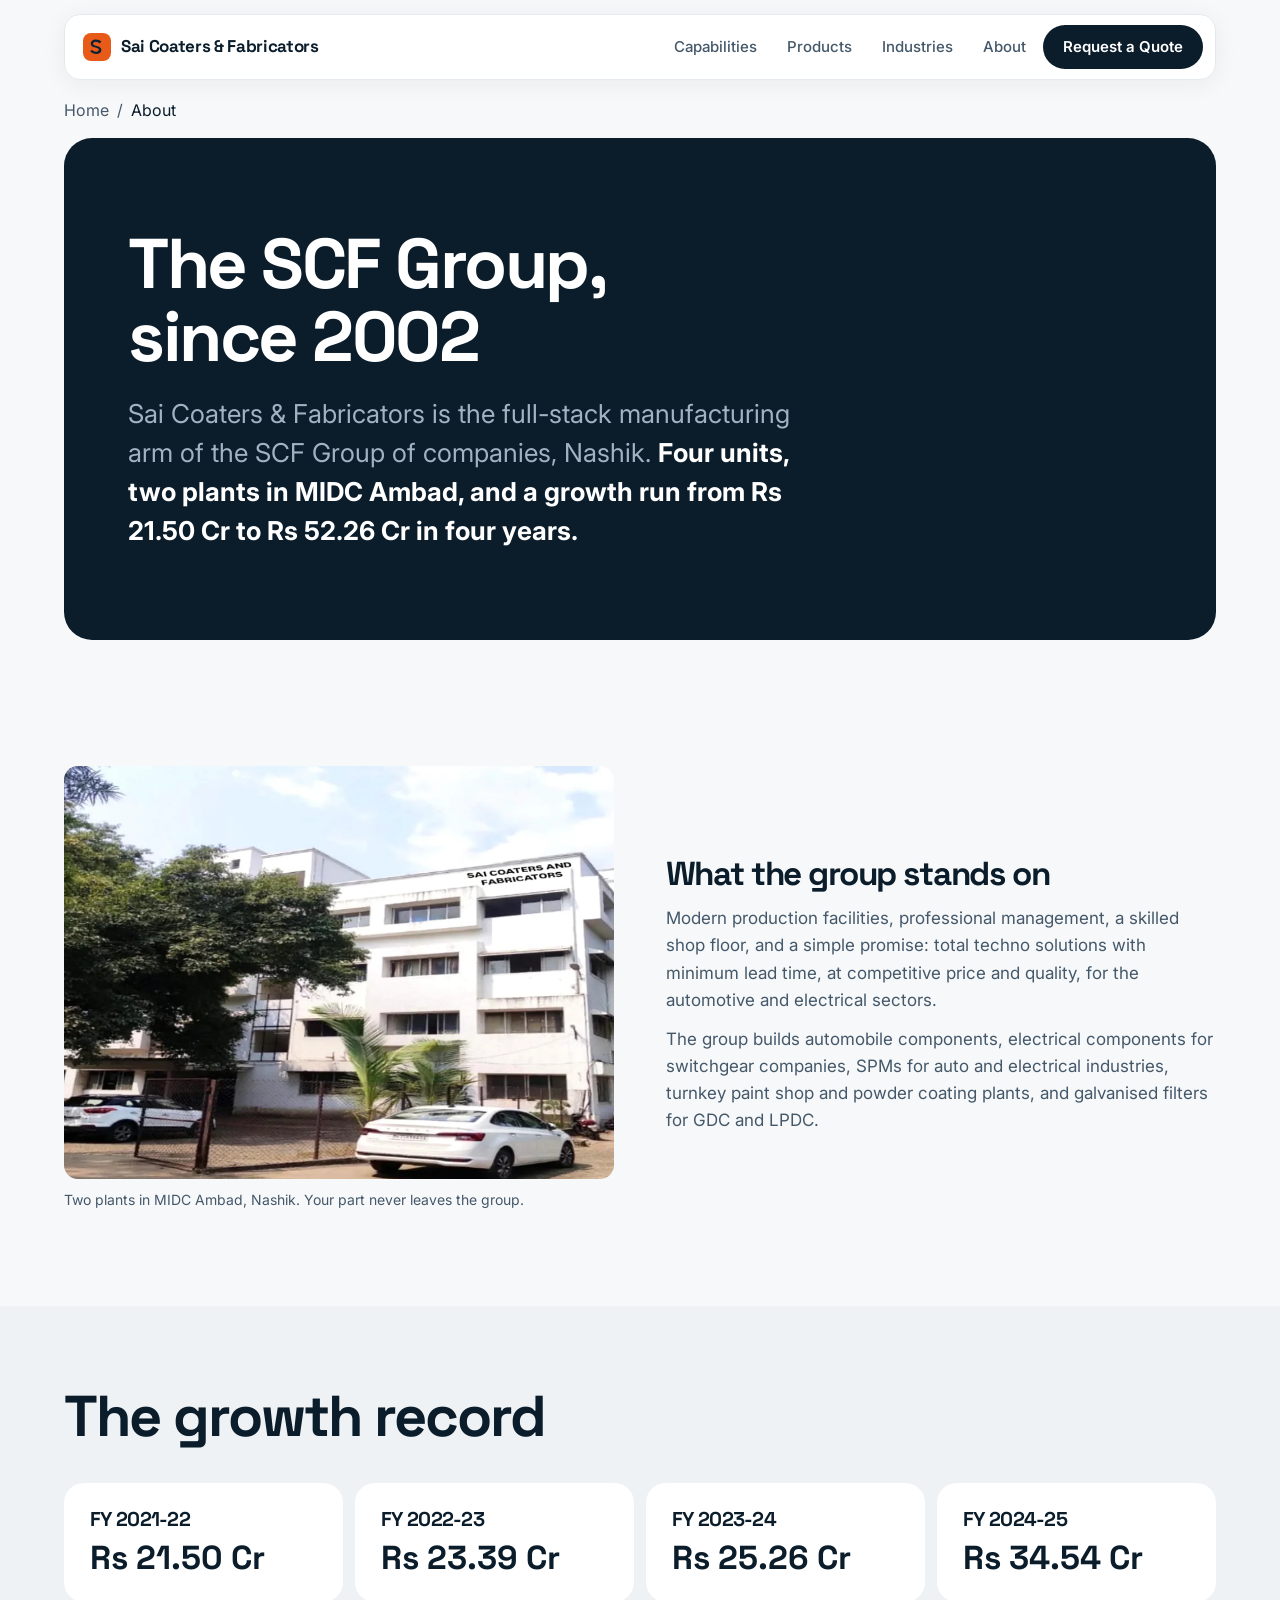
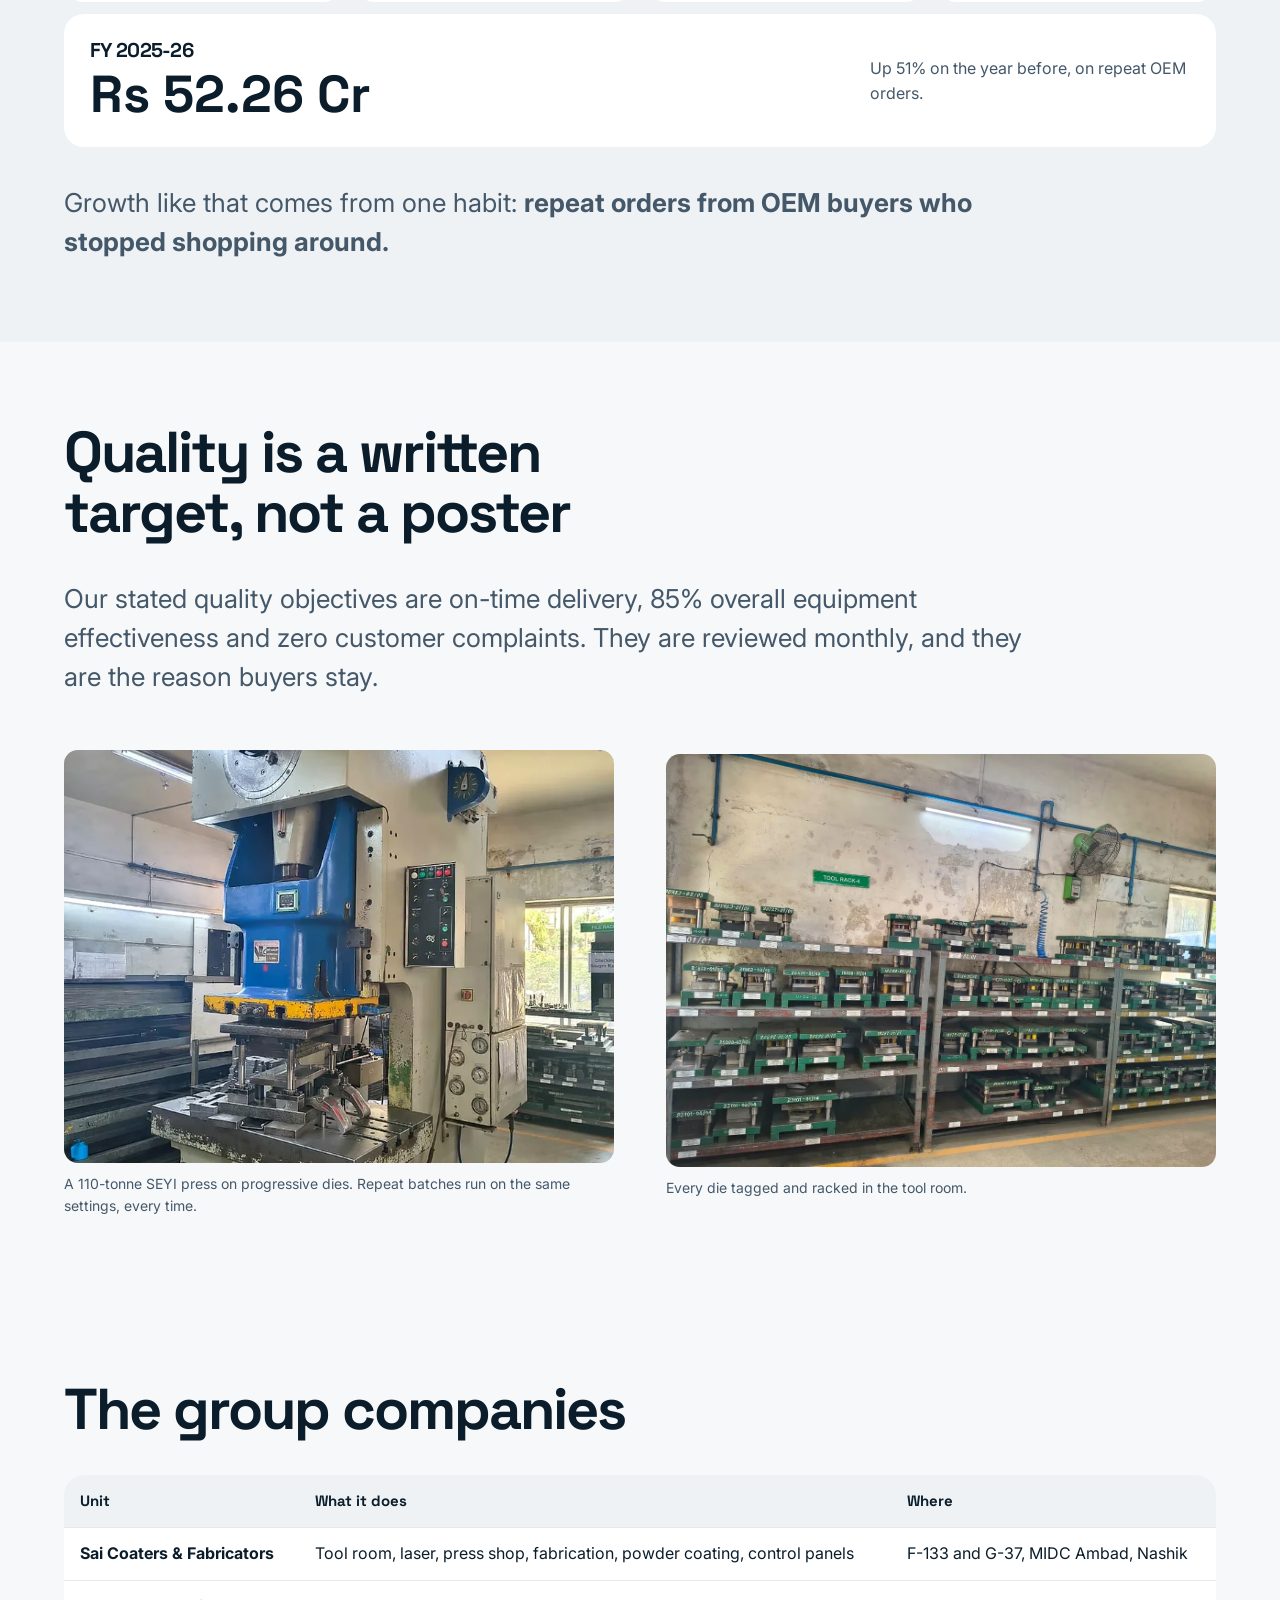
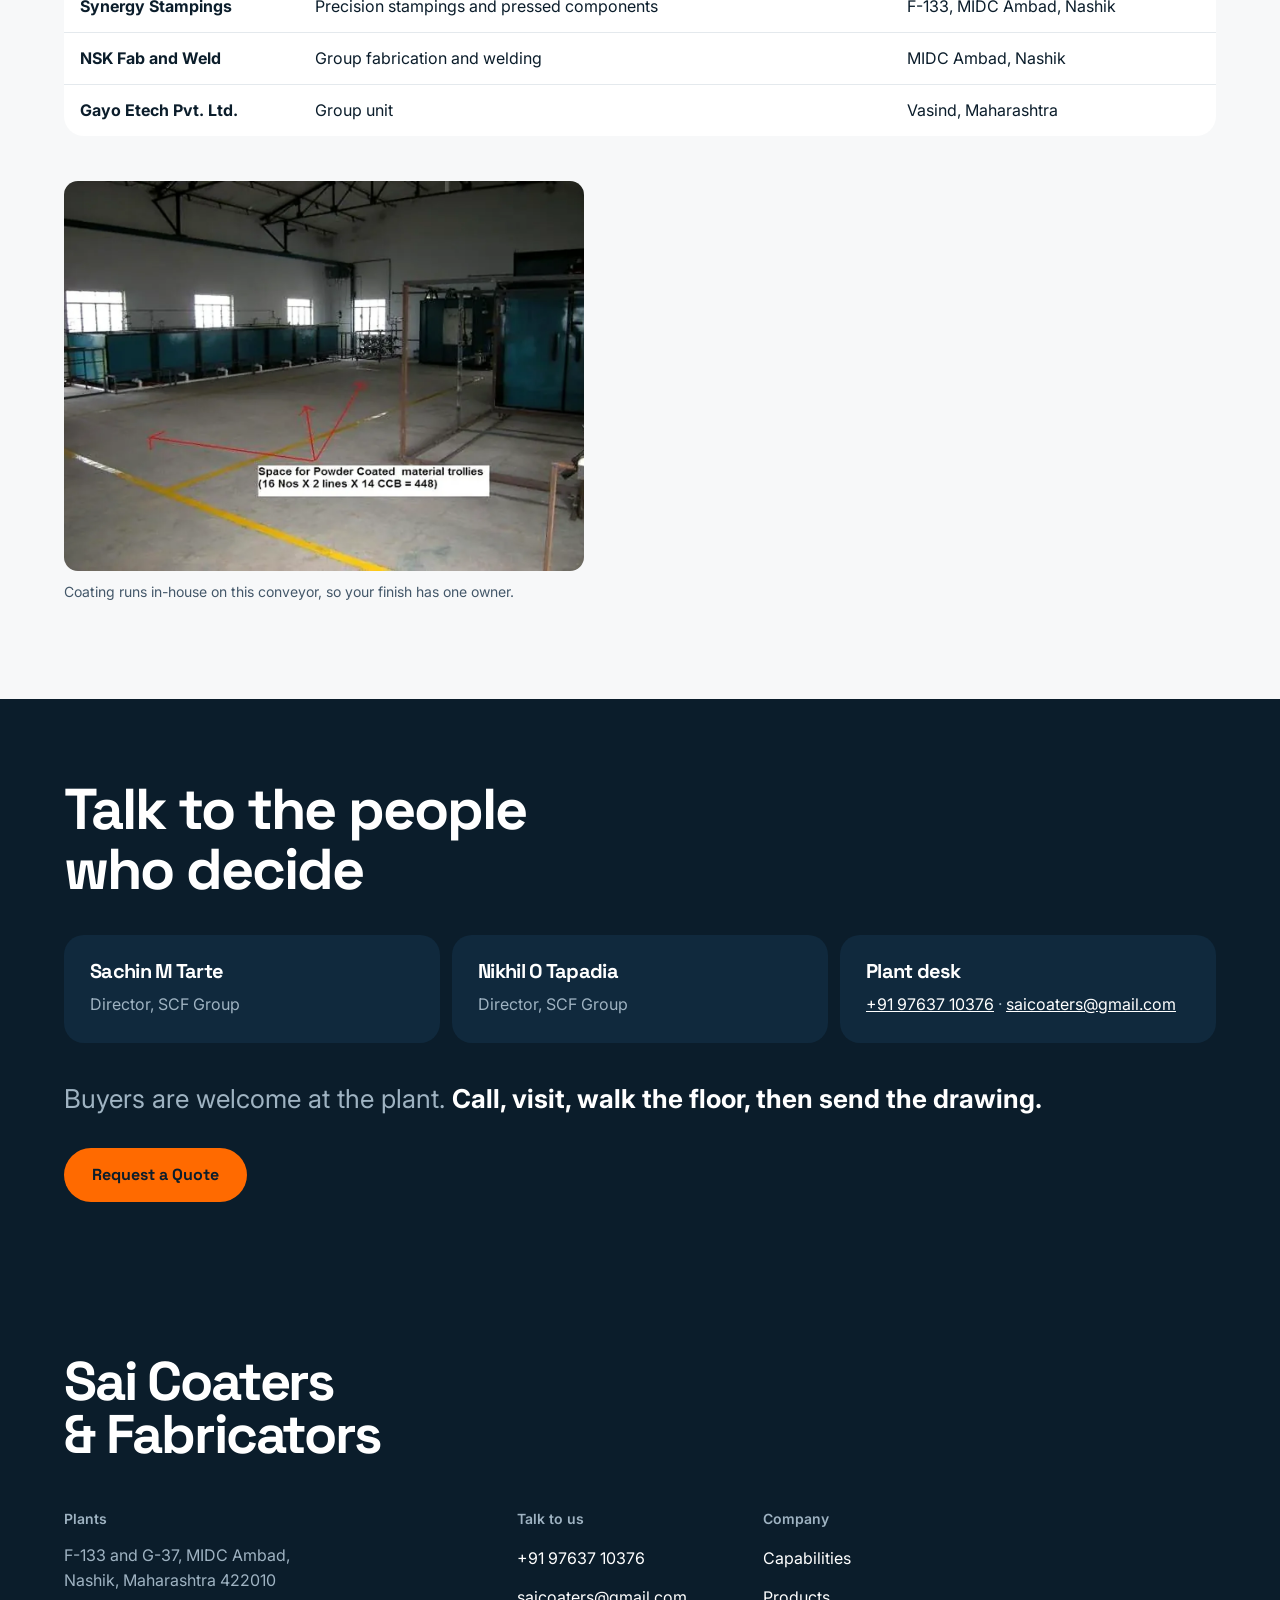
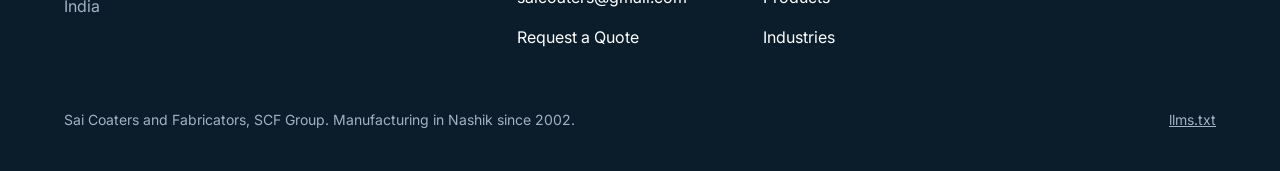
<file: sai-coaters/about.html>
<!DOCTYPE html>
<html lang="en">
<head>
<meta charset="UTF-8">
<meta name="viewport" content="width=device-width, initial-scale=1.0">
<title>About the SCF Group | Sai Coaters &amp; Fabricators</title>
<meta name="description" content="Sai Coaters &amp; Fabricators is part of the SCF Group, manufacturing in MIDC Ambad, Nashik since 2002. Group revenue Rs 52.26 Cr FY 2025-26.">
<link rel="canonical" href="https://site.xseven.us/sai-coaters/about.html">
<link rel="icon" type="image/svg+xml" href="favicon.svg">
<link rel="preconnect" href="https://fonts.googleapis.com">
<link rel="preconnect" href="https://fonts.gstatic.com" crossorigin>
<link href="https://fonts.googleapis.com/css2?family=Space+Grotesk:wght@400;500;600;700&family=Inter:wght@400;500;600;700&display=swap" rel="stylesheet">
<link rel="stylesheet" href="assets/site.css?v=1792093434">
<script type="application/ld+json">
{
  "@context": "https://schema.org",
  "@type": "BreadcrumbList",
  "itemListElement": [
    { "@type": "ListItem", "position": 1, "name": "Home", "item": "https://site.xseven.us/sai-coaters/" },
    { "@type": "ListItem", "position": 2, "name": "About", "item": "https://site.xseven.us/sai-coaters/about.html" }
  ]
}
</script>
<meta property="og:type" content="website">
<meta property="og:title" content="About the SCF Group | Sai Coaters &amp; Fabricators">
<meta property="og:description" content="Sai Coaters &amp; Fabricators is part of the SCF Group, manufacturing in MIDC Ambad, Nashik since 2002. Group revenue Rs 52.26 Cr FY 2025-26.">
<meta property="og:url" content="https://site.xseven.us/sai-coaters/about.html">
<meta property="og:image" content="https://site.xseven.us/sai-coaters/assets/img/fabrication-shop.webp">
<meta name="twitter:card" content="summary_large_image">
<meta name="twitter:title" content="About the SCF Group | Sai Coaters &amp; Fabricators">
<meta name="twitter:description" content="Sai Coaters &amp; Fabricators is part of the SCF Group, manufacturing in MIDC Ambad, Nashik since 2002. Group revenue Rs 52.26 Cr FY 2025-26.">
<meta name="twitter:image" content="https://site.xseven.us/sai-coaters/assets/img/fabrication-shop.webp">
</head>
<body>
<a class="skip" href="#main">Skip to content</a>
<header class="site-head">
  <a class="wordmark" href="index.html"><svg class="mark" viewBox="0 0 32 32" aria-hidden="true"><rect width="32" height="32" fill="#E85A17"/><path d="M9 21.5c1.4 1.6 3.6 2.5 6 2.5 3.6 0 6-1.9 6-4.6 0-2.5-1.9-3.8-5.4-4.6-2.9-.7-4-1.3-4-2.6 0-1.2 1.1-2.1 2.9-2.1 1.9 0 3.4.8 4.6 2l1.9-2.4c-1.5-1.5-3.7-2.4-6.4-2.4-3.4 0-5.8 2-5.8 4.7 0 2.6 2 3.9 5.4 4.6 2.8.6 3.9 1.3 3.9 2.6 0 1.2-1.1 2.1-3 2.1-2 0-3.6-.8-4.9-2.2l-2.2 2.4z" fill="#0E2233"/></svg> <span class="wm-text">Sai Coaters &amp; Fabricators</span></a>
  <button class="menu-toggle" aria-expanded="false" aria-controls="nav">Menu</button>
  <nav class="site-nav" id="nav" aria-label="Main">
    <a href="capabilities.html">Capabilities</a>
    <a href="products.html">Products</a>
    <a href="industries.html">Industries</a>
    <a href="about.html" aria-current="page">About</a>
    <a class="action" href="quote.html">Request a Quote</a>
  </nav>
</header>
<nav aria-label="Breadcrumb"><ol class="crumbs"><li><a href="index.html">Home</a></li><li>About</li></ol></nav>

<main id="main">
<section class="page-hero">
  <h1>The SCF Group, since 2002</h1>
  <p class="lede">Sai Coaters &amp; Fabricators is the full-stack manufacturing arm of the SCF Group of companies, Nashik. <b>Four units, two plants in MIDC Ambad, and a growth run from Rs 21.50 Cr to Rs 52.26 Cr in four years.</b></p>
</section>

<section class="chapter on-light">
  <div class="media-split">
    <figure class="fig">
      <img src="assets/img/facility-building.webp?v=1792076438" alt="Sai Coaters and Fabricators plant building with company signage" loading="lazy">
      <figcaption>Two plants in MIDC Ambad, Nashik. Your part never leaves the group.</figcaption>
    </figure>
    <div class="txt">
      <h2>What the group stands on</h2>
      <p>Modern production facilities, professional management, a skilled shop floor, and a simple promise: total techno solutions with minimum lead time, at competitive price and quality, for the automotive and electrical sectors.</p>
      <p>The group builds automobile components, electrical components for switchgear companies, SPMs for auto and electrical industries, turnkey paint shop and powder coating plants, and galvanised filters for GDC and LPDC.</p>
    </div>
  </div>
</section>

<section class="chapter on-zinc">
  <h2>The growth record</h2>
  <div class="spec-grid">
    <div class="spec on-bone2"><h3>FY 2021-22</h3><p class="spec-fig">Rs 21.50 Cr</p></div>
    <div class="spec on-bone2"><h3>FY 2022-23</h3><p class="spec-fig">Rs 23.39 Cr</p></div>
    <div class="spec on-bone2"><h3>FY 2023-24</h3><p class="spec-fig">Rs 25.26 Cr</p></div>
    <div class="spec on-bone2"><h3>FY 2024-25</h3><p class="spec-fig">Rs 34.54 Cr</p></div>
    <div class="spec on-bone2 spec-current"><div><h3>FY 2025-26</h3><p class="spec-current-fig">Rs 52.26 Cr</p></div><p class="spec-current-note">Up 51% on the year before, on repeat OEM orders.</p></div>
  </div>
  <p class="lead" style="margin-top:5vh;">Growth like that comes from one habit: <b>repeat orders from OEM buyers who stopped shopping around.</b></p>
</section>

<section class="chapter on-light">
  <h2>Quality is a written target, not a poster</h2>
  <p class="lead">Our stated quality objectives are on-time delivery, 85% overall equipment effectiveness and zero customer complaints. They are reviewed monthly, and they are the reason buyers stay.</p>
  <div class="media-split" style="margin-top:6vh;">
    <figure class="fig">
      <img src="assets/img/press-seyi-110.webp?v=1792076438" alt="SEYI SNX-110 press with progressive die" loading="lazy">
      <figcaption>A 110-tonne SEYI press on progressive dies. Repeat batches run on the same settings, every time.</figcaption>
    </figure>
    <figure class="fig">
      <img src="assets/img/tool-room-rack.webp?v=1792076438" alt="Press tools tagged and racked" loading="lazy">
      <figcaption>Every die tagged and racked in the tool room.</figcaption>
    </figure>
  </div>
</section>

<section class="chapter on-light">
  
  <h2>The group companies</h2>
  <table class="spec-table">
    <tr><th>Unit</th><th>What it does</th><th>Where</th></tr>
    <tr><td><b>Sai Coaters &amp; Fabricators</b></td><td>Tool room, laser, press shop, fabrication, powder coating, control panels</td><td>F-133 and G-37, MIDC Ambad, Nashik</td></tr>
    <tr><td><b>Synergy Stampings</b></td><td>Precision stampings and pressed components</td><td>F-133, MIDC Ambad, Nashik</td></tr>
    <tr><td><b>NSK Fab and Weld</b></td><td>Group fabrication and welding</td><td>MIDC Ambad, Nashik</td></tr>
    <tr><td><b>Gayo Etech Pvt. Ltd.</b></td><td>Group unit</td><td>Vasind, Maharashtra</td></tr>
  </table>
  <figure class="fig" style="margin-top:5vh; max-width:520px;">
    <img src="assets/img/powder-coating-line.webp?v=1792076438" alt="The in-house powder coating conveyor line" loading="lazy" style="width:100%;">
    <figcaption>Coating runs in-house on this conveyor, so your finish has one owner.</figcaption>
  </figure>
  </section>

<section class="chapter on-navy">
  <h2>Talk to the people who decide</h2>
  <div class="spec-grid" style="margin-top:4vh;">
    <div class="spec on-navy2"><h3 style="color:#fff;">Sachin M Tarte</h3><p>Director, SCF Group</p></div>
    <div class="spec on-navy2"><h3 style="color:#fff;">Nikhil O Tapadia</h3><p>Director, SCF Group</p></div>
    <div class="spec on-navy2"><h3 style="color:#fff;">Plant desk</h3><p><a href="tel:+919763710376" style="color:#fff;">+91 97637 10376</a> · <a href="mailto:saicoaters@gmail.com" style="color:#fff;">saicoaters@gmail.com</a></p></div>
  </div>
  <p class="lead" style="margin-top:6vh;">Buyers are welcome at the plant. <b>Call, visit, walk the floor, then send the drawing.</b></p>
  <a class="btn" href="quote.html" style="margin-top:30px;">Request a Quote</a>
</section>
</main>

<footer class="site-foot">
  <div class="foot-name">Sai Coaters<br>&amp; Fabricators</div>
  <div class="foot-grid">
    <div><p class="foot-h">Plants</p><address>F-133 and G-37, MIDC Ambad,<br>Nashik, Maharashtra 422010<br>India</address></div>
    <div><p class="foot-h">Talk to us</p><ul><li><a href="tel:+919763710376">+91 97637 10376</a></li><li><a href="mailto:saicoaters@gmail.com">saicoaters@gmail.com</a></li><li><a href="quote.html">Request a Quote</a></li></ul></div>
    <div><p class="foot-h">Company</p><ul><li><a href="capabilities.html">Capabilities</a></li><li><a href="products.html">Products</a></li><li><a href="industries.html">Industries</a></li></ul></div>
  </div>
  <div class="foot-legal"><span>Sai Coaters and Fabricators, SCF Group. Manufacturing in Nashik since 2002.</span><span><a href="llms.txt" style="color:inherit;">llms.txt</a></span></div>
</footer>
<script src="assets/site.js?v=1792093434" defer></script>
</body>
</html>
</file>
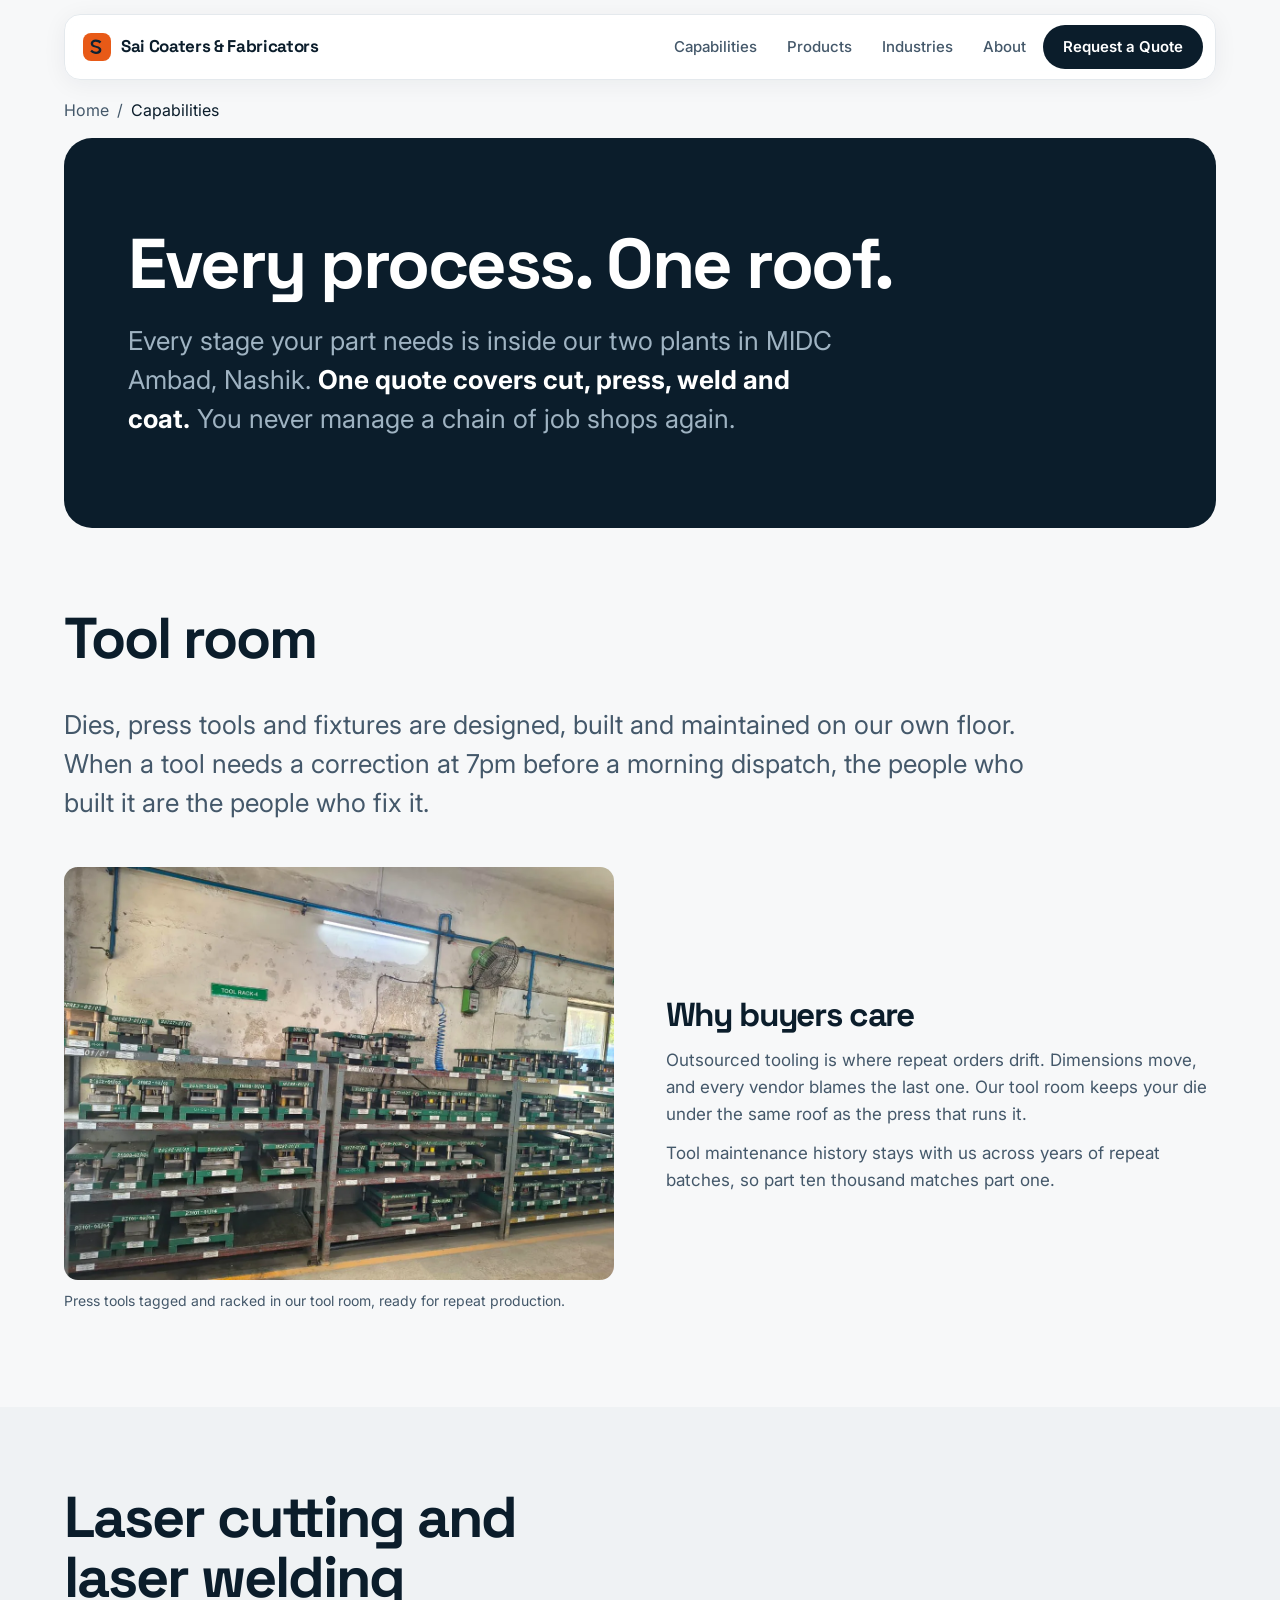
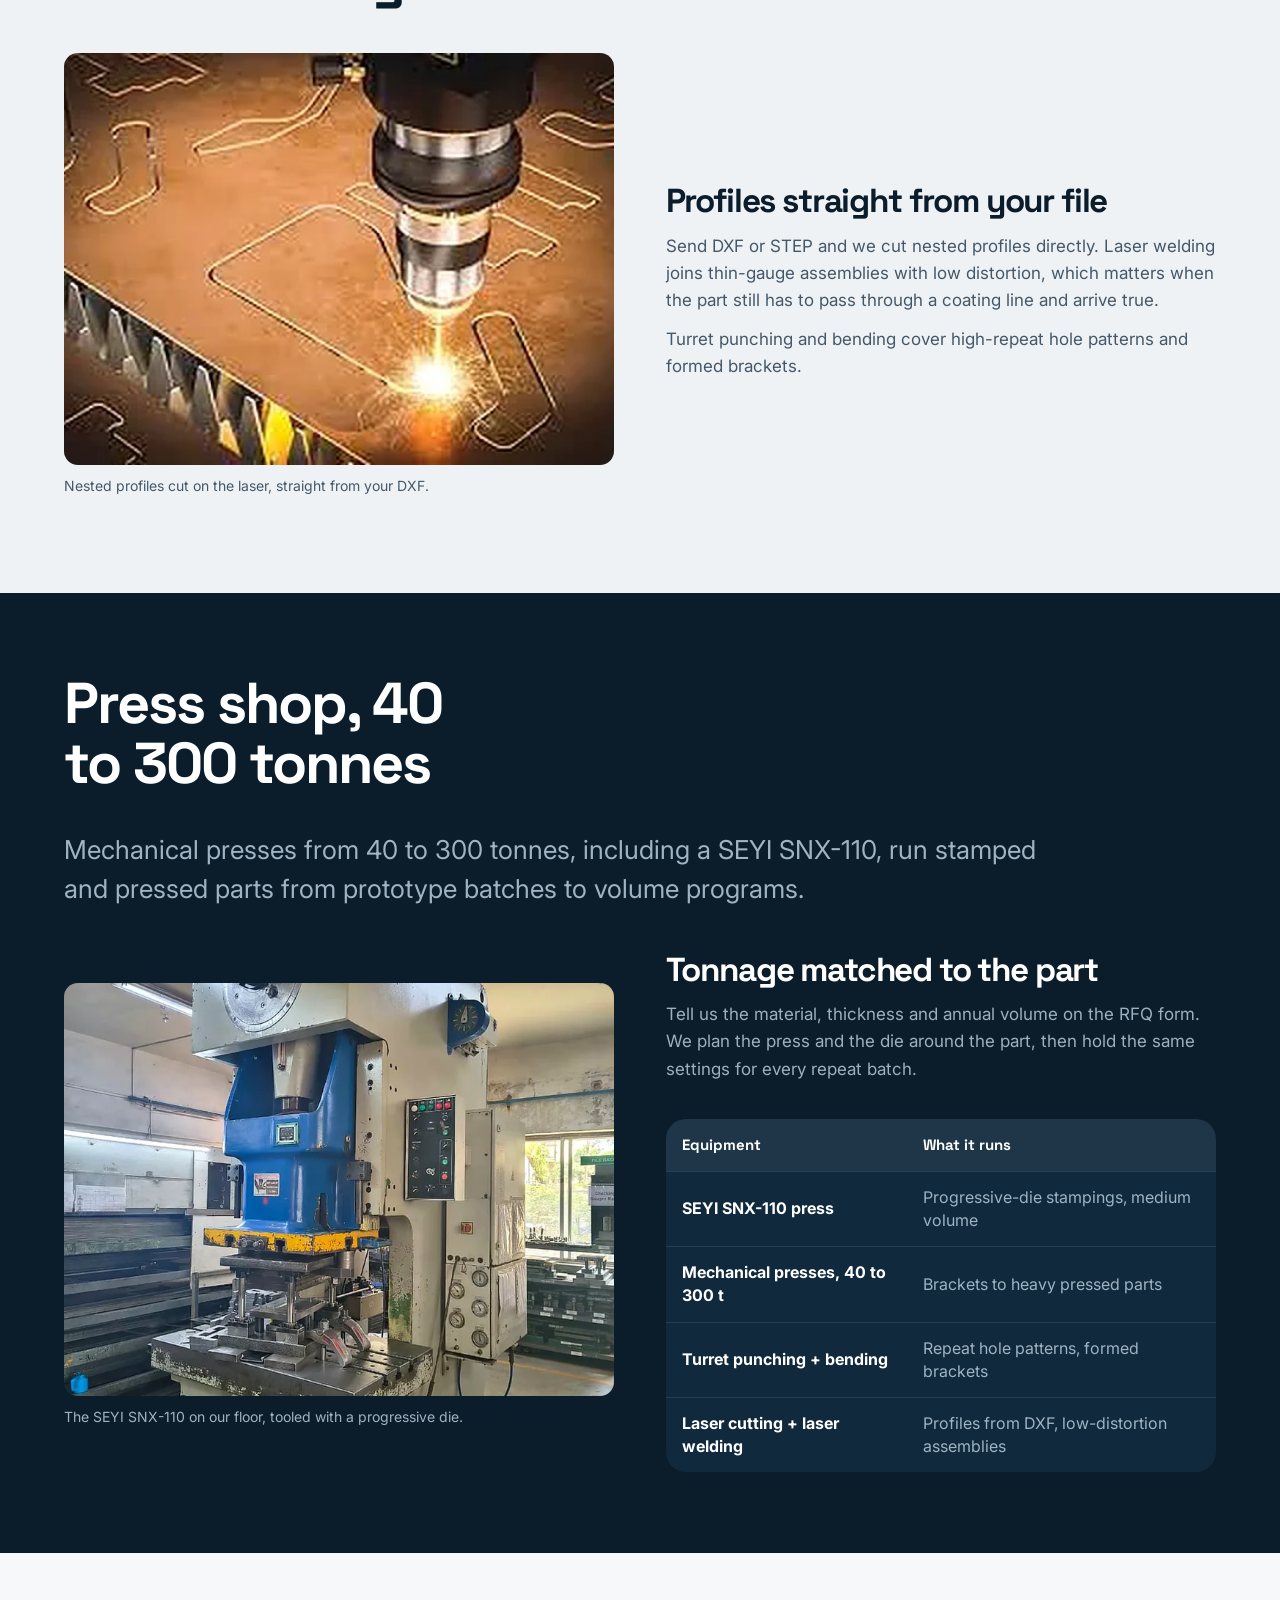
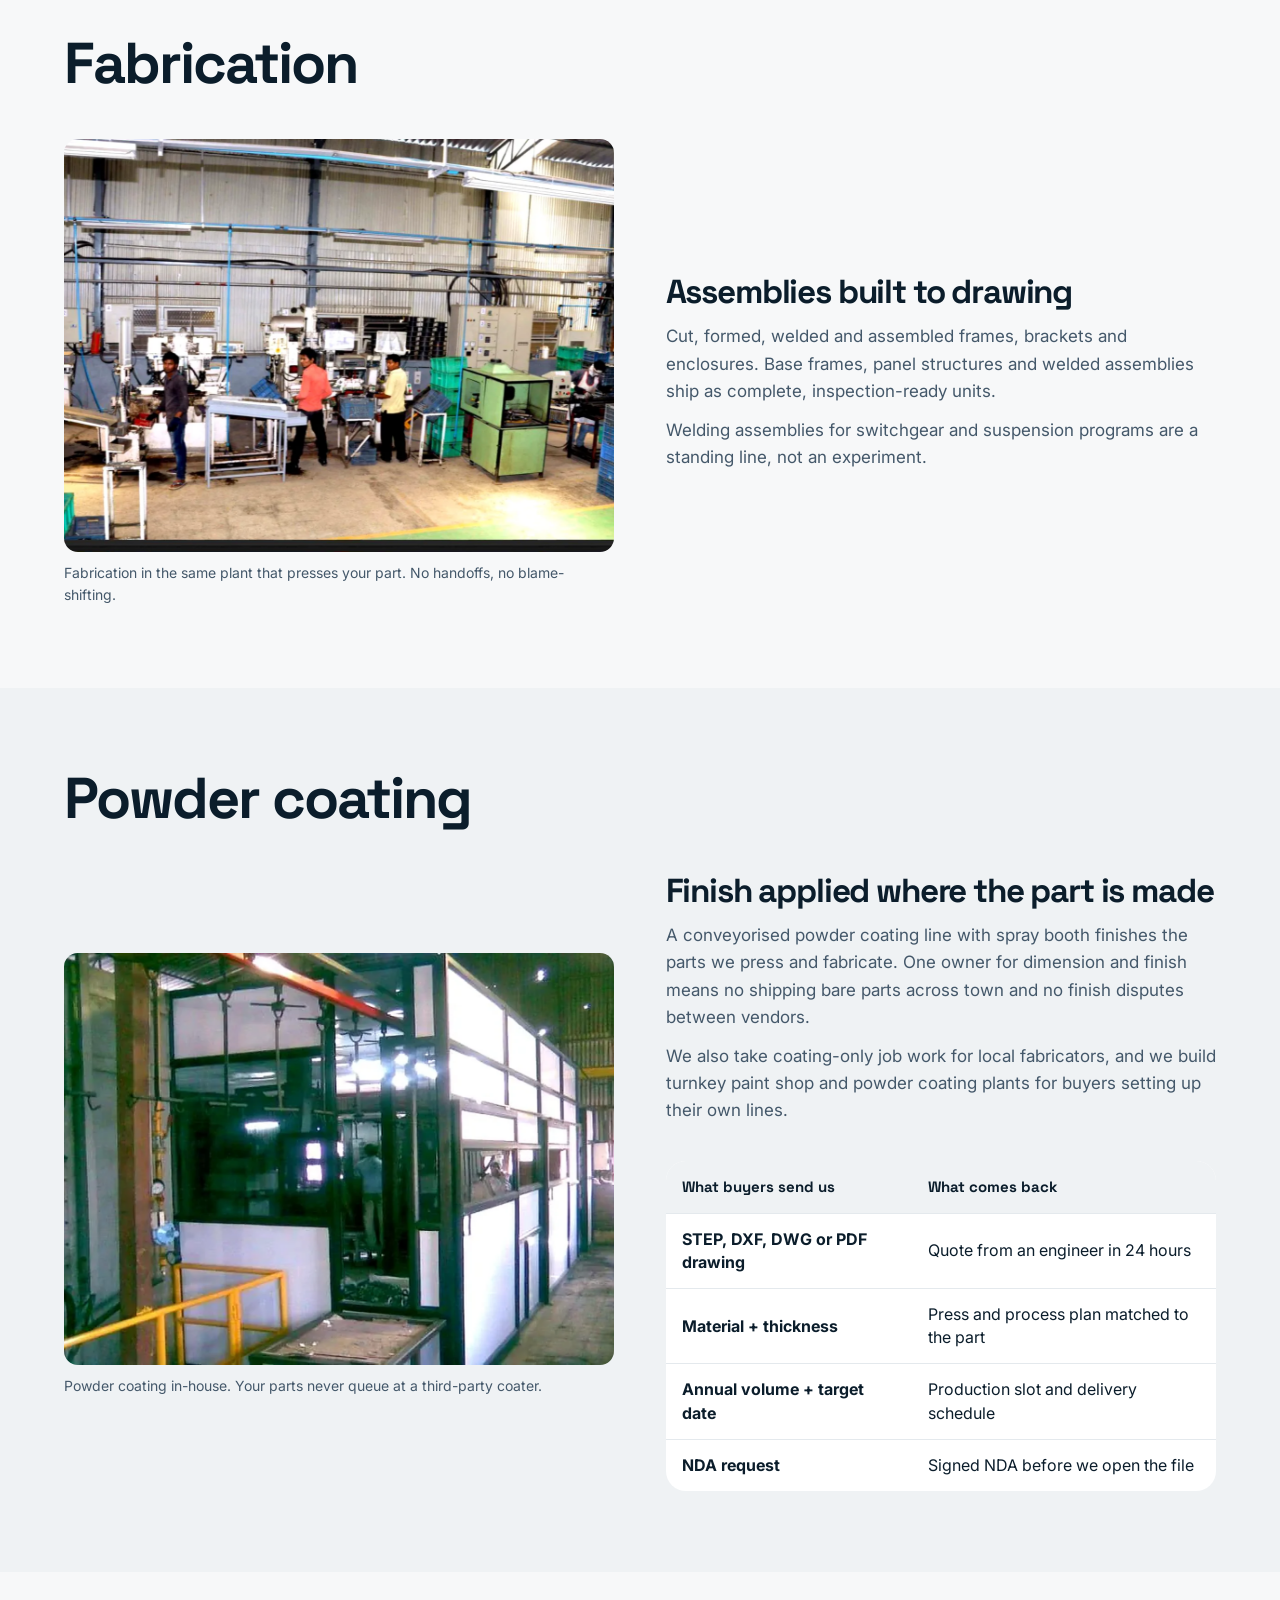
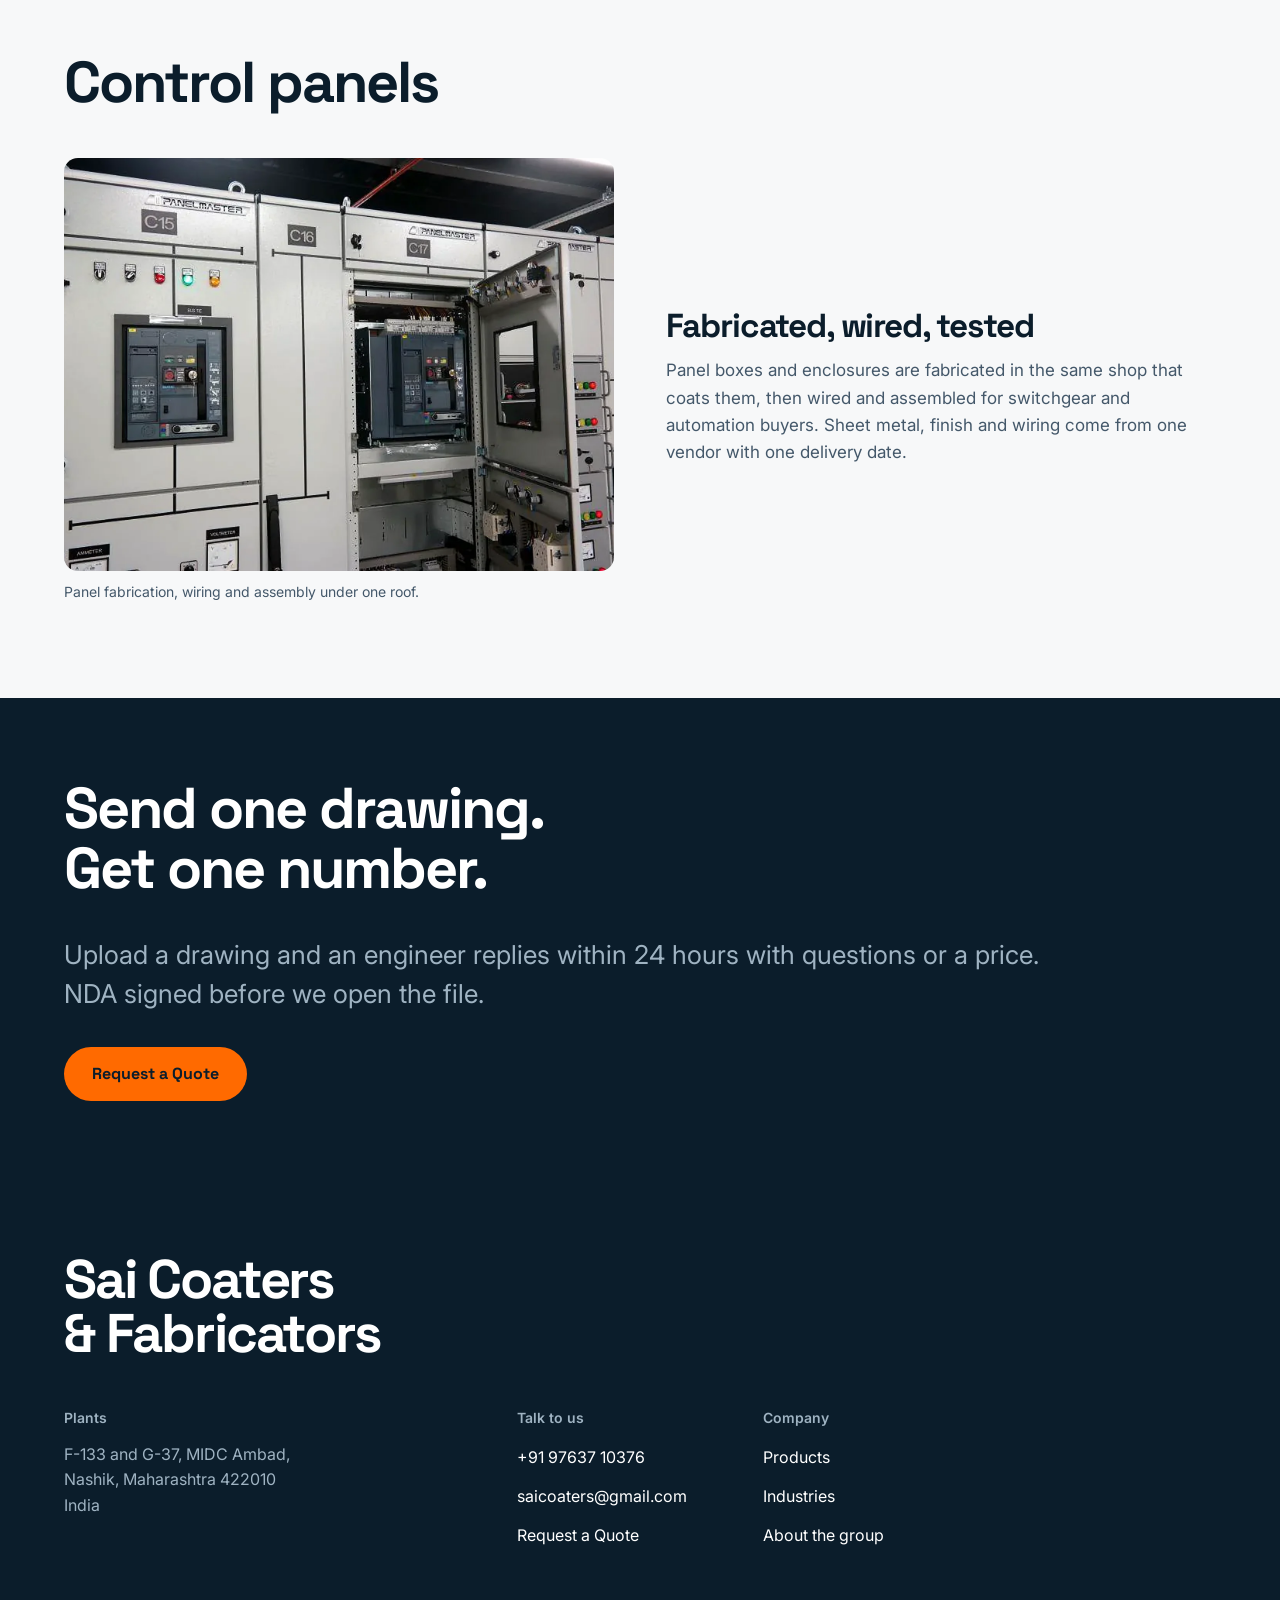
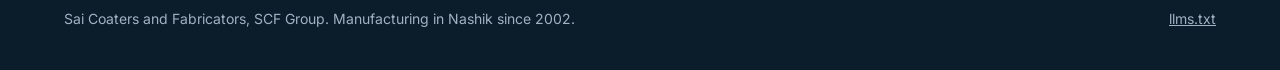
<file: sai-coaters/capabilities.html>
<!DOCTYPE html>
<html lang="en">
<head>
<meta charset="UTF-8">
<meta name="viewport" content="width=device-width, initial-scale=1.0">
<title>Capabilities | Sai Coaters &amp; Fabricators, Nashik</title>
<meta name="description" content="Tool room, laser cutting and welding, presses from 40 to 300 tonnes, fabrication, powder coating and control panels. Two plants in MIDC Ambad, Nashik.">
<link rel="canonical" href="https://site.xseven.us/sai-coaters/capabilities.html">
<link rel="icon" type="image/svg+xml" href="favicon.svg">
<link rel="preconnect" href="https://fonts.googleapis.com">
<link rel="preconnect" href="https://fonts.gstatic.com" crossorigin>
<link href="https://fonts.googleapis.com/css2?family=Space+Grotesk:wght@400;500;600;700&family=Inter:wght@400;500;600;700&display=swap" rel="stylesheet">
<link rel="stylesheet" href="assets/site.css?v=1792093434">
<script type="application/ld+json">
{
  "@context": "https://schema.org",
  "@graph": [
    { "@type": "BreadcrumbList", "itemListElement": [
      { "@type": "ListItem", "position": 1, "name": "Home", "item": "https://site.xseven.us/sai-coaters/" },
      { "@type": "ListItem", "position": 2, "name": "Capabilities", "item": "https://site.xseven.us/sai-coaters/capabilities.html" }
    ]},
    { "@type": "Service", "name": "Sheet metal fabrication and powder coating", "provider": { "@id": "https://site.xseven.us/sai-coaters/#org" },
      "areaServed": "India", "serviceType": "Contract manufacturing",
      "description": "In-house tool room, laser cutting and welding, press shop 40 to 300 tonnes, fabrication, powder coating and control panel assembly for OEM buyers." }
  ]
}
</script>
<meta property="og:type" content="website">
<meta property="og:title" content="Capabilities | Sai Coaters &amp; Fabricators, Nashik">
<meta property="og:description" content="Tool room, laser cutting and welding, presses from 40 to 300 tonnes, fabrication, powder coating and control panels. Two plants in MIDC Ambad, Nashik.">
<meta property="og:url" content="https://site.xseven.us/sai-coaters/capabilities.html">
<meta property="og:image" content="https://site.xseven.us/sai-coaters/assets/img/fabrication-shop.webp">
<meta name="twitter:card" content="summary_large_image">
<meta name="twitter:title" content="Capabilities | Sai Coaters &amp; Fabricators, Nashik">
<meta name="twitter:description" content="Tool room, laser cutting and welding, presses from 40 to 300 tonnes, fabrication, powder coating and control panels. Two plants in MIDC Ambad, Nashik.">
<meta name="twitter:image" content="https://site.xseven.us/sai-coaters/assets/img/fabrication-shop.webp">
</head>
<body>
<a class="skip" href="#main">Skip to content</a>
<header class="site-head">
  <a class="wordmark" href="index.html"><svg class="mark" viewBox="0 0 32 32" aria-hidden="true"><rect width="32" height="32" fill="#E85A17"/><path d="M9 21.5c1.4 1.6 3.6 2.5 6 2.5 3.6 0 6-1.9 6-4.6 0-2.5-1.9-3.8-5.4-4.6-2.9-.7-4-1.3-4-2.6 0-1.2 1.1-2.1 2.9-2.1 1.9 0 3.4.8 4.6 2l1.9-2.4c-1.5-1.5-3.7-2.4-6.4-2.4-3.4 0-5.8 2-5.8 4.7 0 2.6 2 3.9 5.4 4.6 2.8.6 3.9 1.3 3.9 2.6 0 1.2-1.1 2.1-3 2.1-2 0-3.6-.8-4.9-2.2l-2.2 2.4z" fill="#0E2233"/></svg> <span class="wm-text">Sai Coaters &amp; Fabricators</span></a>
  <button class="menu-toggle" aria-expanded="false" aria-controls="nav">Menu</button>
  <nav class="site-nav" id="nav" aria-label="Main">
    <a href="capabilities.html" aria-current="page">Capabilities</a>
    <a href="products.html">Products</a>
    <a href="industries.html">Industries</a>
    <a href="about.html">About</a>
    <a class="action" href="quote.html">Request a Quote</a>
  </nav>
</header>
<nav aria-label="Breadcrumb"><ol class="crumbs"><li><a href="index.html">Home</a></li><li>Capabilities</li></ol></nav>

<main id="main">
<section class="page-hero">
  <h1>Every process. One roof.</h1>
  <p class="lede">Every stage your part needs is inside our two plants in MIDC Ambad, Nashik. <b>One quote covers cut, press, weld and coat.</b> You never manage a chain of job shops again.</p>
</section>

<section class="chapter on-light" id="tool-room">
  <h2>Tool room</h2>
  <p class="lead">Dies, press tools and fixtures are designed, built and maintained on our own floor. When a tool needs a correction at 7pm before a morning dispatch, the people who built it are the people who fix it.</p>
  <div class="media-split">
    <figure class="fig">
      <img src="assets/img/tool-room-rack.webp?v=1792076438" alt="Tagged press tools stored on the tool room rack at Sai Coaters, Nashik" loading="lazy">
      <figcaption>Press tools tagged and racked in our tool room, ready for repeat production.</figcaption>
    </figure>
    <div class="txt">
      <h3>Why buyers care</h3>
      <p>Outsourced tooling is where repeat orders drift. Dimensions move, and every vendor blames the last one. Our tool room keeps your die under the same roof as the press that runs it.</p>
      <p>Tool maintenance history stays with us across years of repeat batches, so part ten thousand matches part one.</p>
    </div>
  </div>
</section>

<section class="chapter on-zinc" id="laser">
  <h2>Laser cutting and laser welding</h2>
  <div class="media-split rev">
    <figure class="fig">
      <img src="assets/img/laser-cutting.webp?v=1792076438" alt="CNC laser cutting nested profiles from sheet metal" loading="lazy">
      <figcaption>Nested profiles cut on the laser, straight from your DXF.</figcaption>
    </figure>
    <div class="txt">
      <h3>Profiles straight from your file</h3>
      <p>Send DXF or STEP and we cut nested profiles directly. Laser welding joins thin-gauge assemblies with low distortion, which matters when the part still has to pass through a coating line and arrive true.</p>
      <p>Turret punching and bending cover high-repeat hole patterns and formed brackets.</p>
    </div>
  </div>
</section>

<section class="chapter on-navy" id="press">
  <h2>Press shop, 40 to 300 tonnes</h2>
  <p class="lead">Mechanical presses from 40 to 300 tonnes, including a SEYI SNX-110, run stamped and pressed parts from prototype batches to volume programs.</p>
  <div class="media-split">
    <figure class="fig">
      <img src="assets/img/press-seyi-110.webp?v=1792076438" alt="SEYI SNX-110 mechanical press with progressive die on the floor at Sai Coaters" loading="lazy">
      <figcaption>The SEYI SNX-110 on our floor, tooled with a progressive die.</figcaption>
    </figure>
    <div class="txt">
      <h3 style="color:#fff;">Tonnage matched to the part</h3>
      <p style="color:#9DB0BF;">Tell us the material, thickness and annual volume on the RFQ form. We plan the press and the die around the part, then hold the same settings for every repeat batch.</p>
      <table class="spec-table">
        <tr><th>Equipment</th><th>What it runs</th></tr>
        <tr><td><b>SEYI SNX-110 press</b></td><td>Progressive-die stampings, medium volume</td></tr>
        <tr><td><b>Mechanical presses, 40 to 300 t</b></td><td>Brackets to heavy pressed parts</td></tr>
        <tr><td><b>Turret punching + bending</b></td><td>Repeat hole patterns, formed brackets</td></tr>
        <tr><td><b>Laser cutting + laser welding</b></td><td>Profiles from DXF, low-distortion assemblies</td></tr>
      </table>
    </div>
  </div>
</section>

<section class="chapter on-light" id="fabrication">
  <h2>Fabrication</h2>
  <div class="media-split rev">
    <figure class="fig">
      <img src="assets/img/fabrication-shop.webp?v=1792076438" alt="Fabrication shop with benches and fixtures at Sai Coaters, MIDC Ambad" loading="lazy">
      <figcaption>Fabrication in the same plant that presses your part. No handoffs, no blame-shifting.</figcaption>
    </figure>
    <div class="txt">
      <h3>Assemblies built to drawing</h3>
      <p>Cut, formed, welded and assembled frames, brackets and enclosures. Base frames, panel structures and welded assemblies ship as complete, inspection-ready units.</p>
      <p>Welding assemblies for switchgear and suspension programs are a standing line, not an experiment.</p>
    </div>
  </div>
</section>

<section class="chapter on-zinc" id="coating">
  <h2>Powder coating</h2>
  <div class="media-split">
    <figure class="fig">
      <img src="assets/img/powder-coating-booth.webp?v=1792076438" alt="Powder coating booth with overhead conveyor at Sai Coaters Nashik" loading="lazy">
      <figcaption>Powder coating in-house. Your parts never queue at a third-party coater.</figcaption>
    </figure>
    <div class="txt">
      <h3>Finish applied where the part is made</h3>
      <p>A conveyorised powder coating line with spray booth finishes the parts we press and fabricate. One owner for dimension and finish means no shipping bare parts across town and no finish disputes between vendors.</p>
      <p>We also take coating-only job work for local fabricators, and we build turnkey paint shop and powder coating plants for buyers setting up their own lines.</p>
      <table class="spec-table">
        <tr><th>What buyers send us</th><th>What comes back</th></tr>
        <tr><td><b>STEP, DXF, DWG or PDF drawing</b></td><td>Quote from an engineer in 24 hours</td></tr>
        <tr><td><b>Material + thickness</b></td><td>Press and process plan matched to the part</td></tr>
        <tr><td><b>Annual volume + target date</b></td><td>Production slot and delivery schedule</td></tr>
        <tr><td><b>NDA request</b></td><td>Signed NDA before we open the file</td></tr>
      </table>
    </div>
  </div>
</section>

<section class="chapter on-light" id="panels">
  <h2>Control panels</h2>
  <div class="media-split rev">
    <figure class="fig">
      <img src="assets/img/control-panel-wiring.webp?v=1792076438" alt="Control panel lineup with wiring assembled by Sai Coaters" loading="lazy">
      <figcaption>Panel fabrication, wiring and assembly under one roof.</figcaption>
    </figure>
    <div class="txt">
      <h3>Fabricated, wired, tested</h3>
      <p>Panel boxes and enclosures are fabricated in the same shop that coats them, then wired and assembled for switchgear and automation buyers. Sheet metal, finish and wiring come from one vendor with one delivery date.</p>
    </div>
  </div>
</section>

<section class="chapter on-navy">
  <h2>Send one drawing. Get one number.</h2>
  <p class="lead" style="margin-bottom:34px;">Upload a drawing and an engineer replies within 24 hours with questions or a price. NDA signed before we open the file.</p>
  <a class="btn" href="quote.html">Request a Quote</a>
</section>
</main>

<footer class="site-foot">
  <div class="foot-name">Sai Coaters<br>&amp; Fabricators</div>
  <div class="foot-grid">
    <div><p class="foot-h">Plants</p><address>F-133 and G-37, MIDC Ambad,<br>Nashik, Maharashtra 422010<br>India</address></div>
    <div><p class="foot-h">Talk to us</p><ul><li><a href="tel:+919763710376">+91 97637 10376</a></li><li><a href="mailto:saicoaters@gmail.com">saicoaters@gmail.com</a></li><li><a href="quote.html">Request a Quote</a></li></ul></div>
    <div><p class="foot-h">Company</p><ul><li><a href="products.html">Products</a></li><li><a href="industries.html">Industries</a></li><li><a href="about.html">About the group</a></li></ul></div>
  </div>
  <div class="foot-legal"><span>Sai Coaters and Fabricators, SCF Group. Manufacturing in Nashik since 2002.</span><span><a href="llms.txt" style="color:inherit;">llms.txt</a></span></div>
</footer>
<script src="assets/site.js?v=1792093434" defer></script>
</body>
</html>
</file>
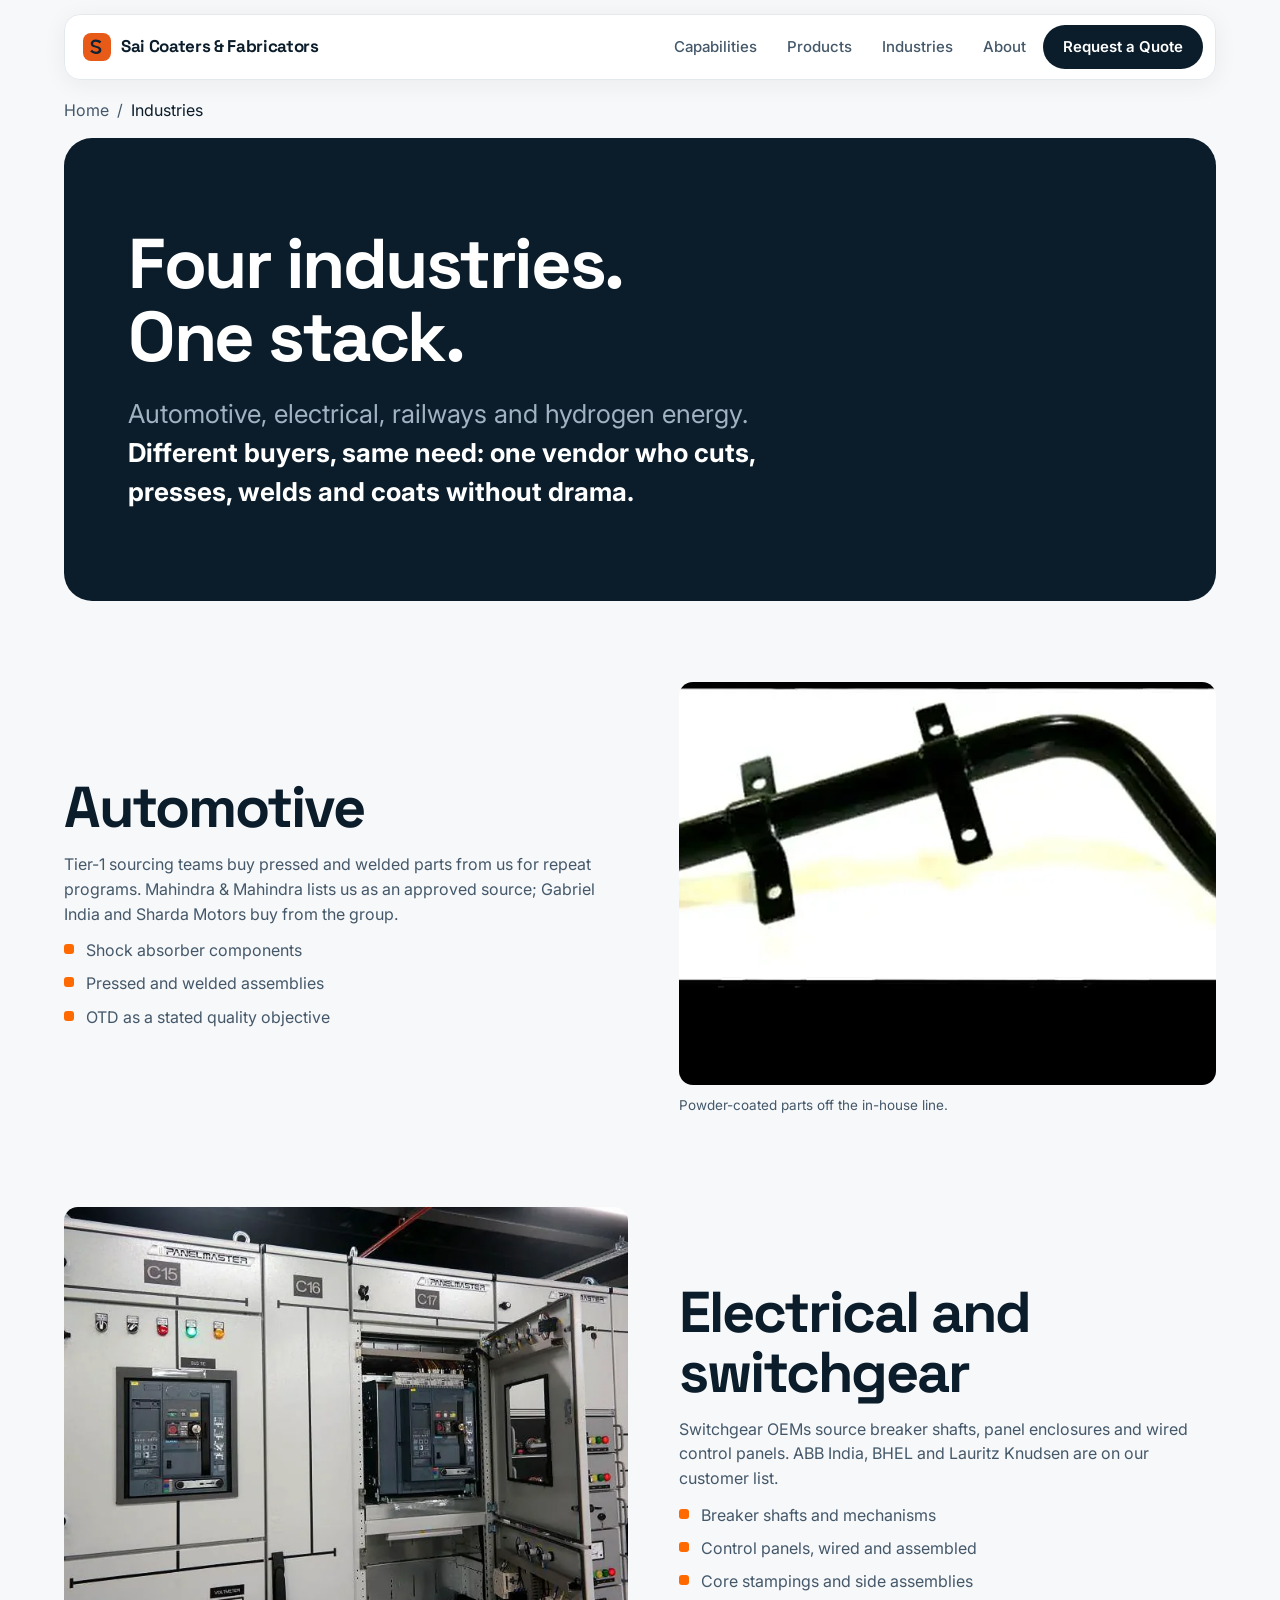
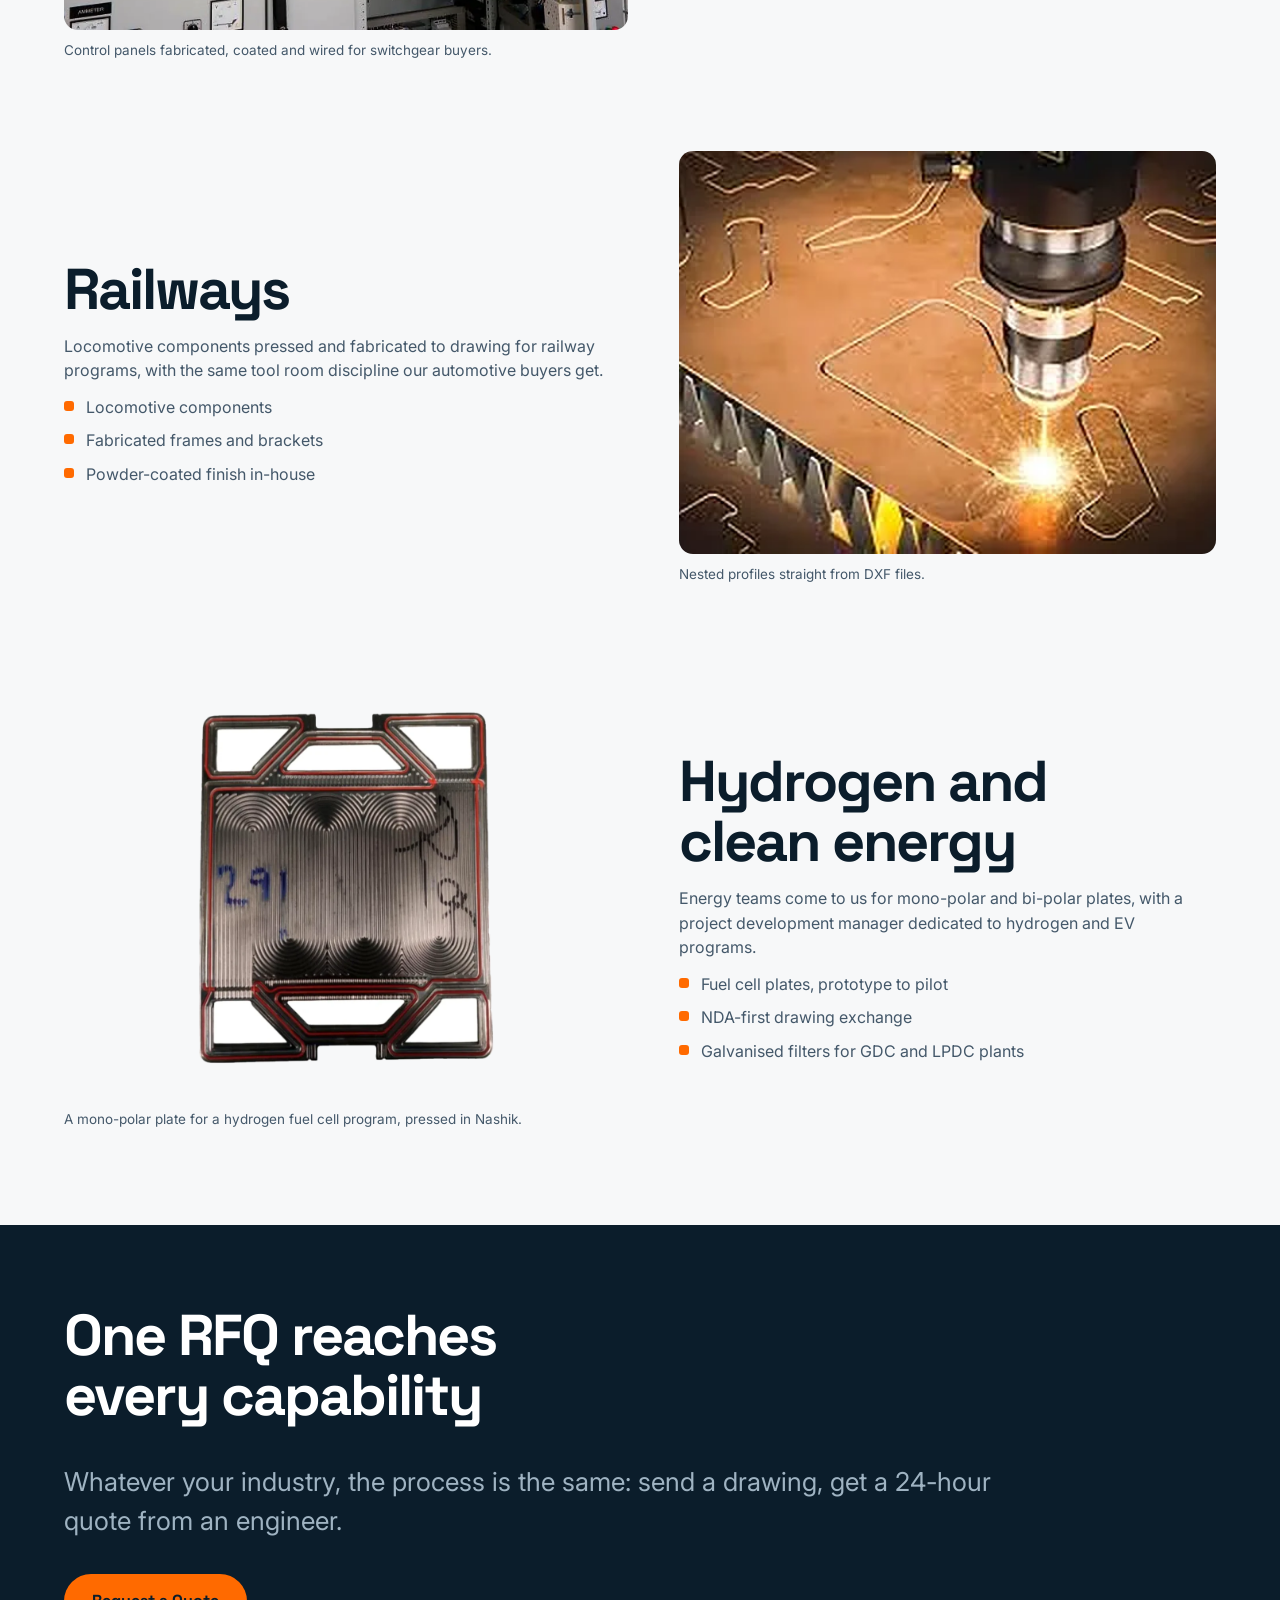
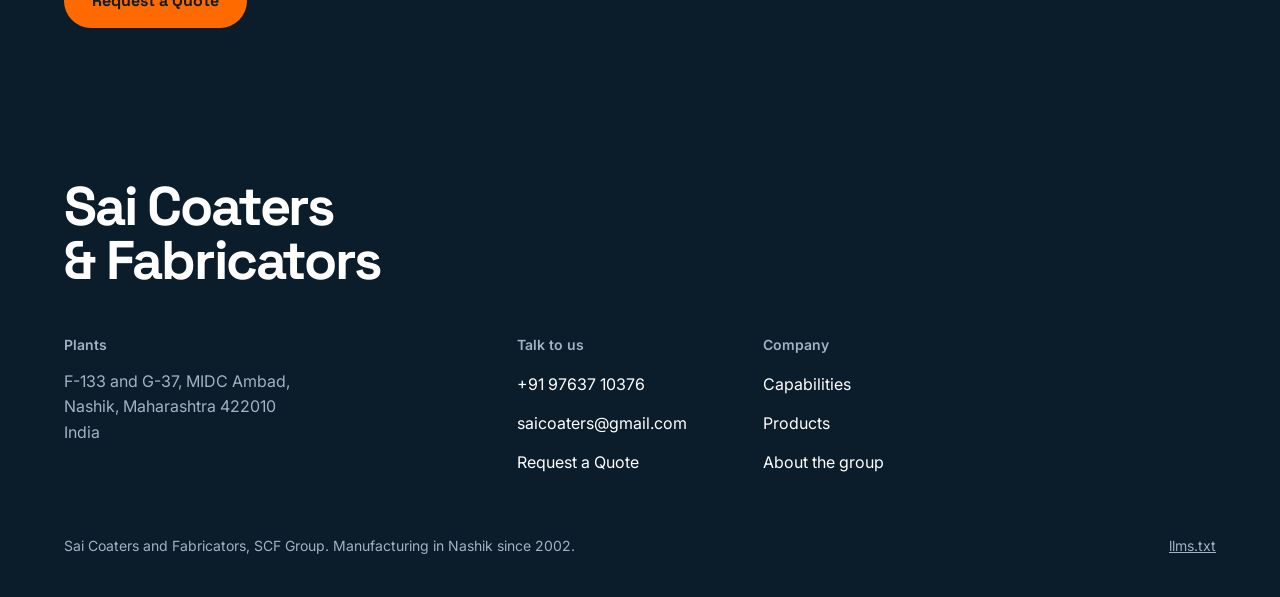
<file: sai-coaters/industries.html>
<!DOCTYPE html>
<html lang="en">
<head>
<meta charset="UTF-8">
<meta name="viewport" content="width=device-width, initial-scale=1.0">
<title>Industries | Sai Coaters &amp; Fabricators, Nashik</title>
<meta name="description" content="Automotive Tier-1s, switchgear OEMs, railway programs and hydrogen energy teams buy from Sai Coaters &amp; Fabricators, MIDC Ambad, Nashik.">
<link rel="canonical" href="https://site.xseven.us/sai-coaters/industries.html">
<link rel="icon" type="image/svg+xml" href="favicon.svg">
<link rel="preconnect" href="https://fonts.googleapis.com">
<link rel="preconnect" href="https://fonts.gstatic.com" crossorigin>
<link href="https://fonts.googleapis.com/css2?family=Space+Grotesk:wght@400;500;600;700&family=Inter:wght@400;500;600;700&display=swap" rel="stylesheet">
<link rel="stylesheet" href="assets/site.css?v=1792093434">
<script type="application/ld+json">
{
  "@context": "https://schema.org",
  "@type": "BreadcrumbList",
  "itemListElement": [
    { "@type": "ListItem", "position": 1, "name": "Home", "item": "https://site.xseven.us/sai-coaters/" },
    { "@type": "ListItem", "position": 2, "name": "Industries", "item": "https://site.xseven.us/sai-coaters/industries.html" }
  ]
}
</script>
<meta property="og:type" content="website">
<meta property="og:title" content="Industries | Sai Coaters &amp; Fabricators, Nashik">
<meta property="og:description" content="Automotive Tier-1s, switchgear OEMs, railway programs and hydrogen energy teams buy from Sai Coaters &amp; Fabricators, MIDC Ambad, Nashik.">
<meta property="og:url" content="https://site.xseven.us/sai-coaters/industries.html">
<meta property="og:image" content="https://site.xseven.us/sai-coaters/assets/img/fabrication-shop.webp">
<meta name="twitter:card" content="summary_large_image">
<meta name="twitter:title" content="Industries | Sai Coaters &amp; Fabricators, Nashik">
<meta name="twitter:description" content="Automotive Tier-1s, switchgear OEMs, railway programs and hydrogen energy teams buy from Sai Coaters &amp; Fabricators, MIDC Ambad, Nashik.">
<meta name="twitter:image" content="https://site.xseven.us/sai-coaters/assets/img/fabrication-shop.webp">
</head>
<body>
<a class="skip" href="#main">Skip to content</a>
<header class="site-head">
  <a class="wordmark" href="index.html"><svg class="mark" viewBox="0 0 32 32" aria-hidden="true"><rect width="32" height="32" fill="#E85A17"/><path d="M9 21.5c1.4 1.6 3.6 2.5 6 2.5 3.6 0 6-1.9 6-4.6 0-2.5-1.9-3.8-5.4-4.6-2.9-.7-4-1.3-4-2.6 0-1.2 1.1-2.1 2.9-2.1 1.9 0 3.4.8 4.6 2l1.9-2.4c-1.5-1.5-3.7-2.4-6.4-2.4-3.4 0-5.8 2-5.8 4.7 0 2.6 2 3.9 5.4 4.6 2.8.6 3.9 1.3 3.9 2.6 0 1.2-1.1 2.1-3 2.1-2 0-3.6-.8-4.9-2.2l-2.2 2.4z" fill="#0E2233"/></svg> <span class="wm-text">Sai Coaters &amp; Fabricators</span></a>
  <button class="menu-toggle" aria-expanded="false" aria-controls="nav">Menu</button>
  <nav class="site-nav" id="nav" aria-label="Main">
    <a href="capabilities.html">Capabilities</a>
    <a href="products.html">Products</a>
    <a href="industries.html" aria-current="page">Industries</a>
    <a href="about.html">About</a>
    <a class="action" href="quote.html">Request a Quote</a>
  </nav>
</header>
<nav aria-label="Breadcrumb"><ol class="crumbs"><li><a href="index.html">Home</a></li><li>Industries</li></ol></nav>

<main id="main">
<section class="page-hero">
  <h1>Four industries. One stack.</h1>
  <p class="lede">Automotive, electrical, railways and hydrogen energy. <b>Different buyers, same need: one vendor who cuts, presses, welds and coats without drama.</b></p>
</section>

<section class="chapter on-light">
  <div class="ind-rows">
  <div class="ind-row rise"><div class="spec on-zinc">
      <h2>Automotive</h2>
      <p>Tier-1 sourcing teams buy pressed and welded parts from us for repeat programs. Mahindra &amp; Mahindra lists us as an approved source; Gabriel India and Sharda Motors buy from the group.</p>
      <ul>
        <li>Shock absorber components</li>
        <li>Pressed and welded assemblies</li>
        <li>OTD as a stated quality objective</li>
      </ul>
    </div><figure class="fig"><img src="assets/img/coated-tube-black.webp?v=1792076438" alt="Gloss black powder-coated part" loading="lazy"><figcaption>Powder-coated parts off the in-house line.</figcaption></figure></div>
  <div class="ind-row rise"><div class="spec on-zinc">
      <h2>Electrical and switchgear</h2>
      <p>Switchgear OEMs source breaker shafts, panel enclosures and wired control panels. ABB India, BHEL and Lauritz Knudsen are on our customer list.</p>
      <ul>
        <li>Breaker shafts and mechanisms</li>
        <li>Control panels, wired and assembled</li>
        <li>Core stampings and side assemblies</li>
      </ul>
    </div><figure class="fig"><img src="assets/img/control-panel-wiring.webp?v=1792076438" alt="Control panel lineup wired and assembled" loading="lazy"><figcaption>Control panels fabricated, coated and wired for switchgear buyers.</figcaption></figure></div>
  <div class="ind-row rise"><div class="spec on-zinc">
      <h2>Railways</h2>
      <p>Locomotive components pressed and fabricated to drawing for railway programs, with the same tool room discipline our automotive buyers get.</p>
      <ul>
        <li>Locomotive components</li>
        <li>Fabricated frames and brackets</li>
        <li>Powder-coated finish in-house</li>
      </ul>
    </div><figure class="fig"><img src="assets/img/laser-cutting.webp?v=1792076438" alt="Laser cutting nested profiles" loading="lazy"><figcaption>Nested profiles straight from DXF files.</figcaption></figure></div>
  <div class="ind-row rise"><div class="spec on-zinc">
      <h2>Hydrogen and clean energy</h2>
      <p>Energy teams come to us for mono-polar and bi-polar plates, with a project development manager dedicated to hydrogen and EV programs.</p>
      <ul>
        <li>Fuel cell plates, prototype to pilot</li>
        <li>NDA-first drawing exchange</li>
        <li>Galvanised filters for GDC and LPDC plants</li>
      </ul>
    </div><figure class="fig"><img class="cutout" src="assets/img/fuelcell-monopolar-plate.webp?v=1792076438" alt="Mono-polar plate for a hydrogen fuel cell stack" loading="lazy"><figcaption>A mono-polar plate for a hydrogen fuel cell program, pressed in Nashik.</figcaption></figure></div>
</div>
</section>

<section class="chapter on-navy">
  <h2>One RFQ reaches every capability</h2>
  <p class="lead" style="margin-bottom:34px;">Whatever your industry, the process is the same: send a drawing, get a 24-hour quote from an engineer.</p>
  <a class="btn" href="quote.html">Request a Quote</a>
</section>
</main>

<footer class="site-foot">
  <div class="foot-name">Sai Coaters<br>&amp; Fabricators</div>
  <div class="foot-grid">
    <div><p class="foot-h">Plants</p><address>F-133 and G-37, MIDC Ambad,<br>Nashik, Maharashtra 422010<br>India</address></div>
    <div><p class="foot-h">Talk to us</p><ul><li><a href="tel:+919763710376">+91 97637 10376</a></li><li><a href="mailto:saicoaters@gmail.com">saicoaters@gmail.com</a></li><li><a href="quote.html">Request a Quote</a></li></ul></div>
    <div><p class="foot-h">Company</p><ul><li><a href="capabilities.html">Capabilities</a></li><li><a href="products.html">Products</a></li><li><a href="about.html">About the group</a></li></ul></div>
  </div>
  <div class="foot-legal"><span>Sai Coaters and Fabricators, SCF Group. Manufacturing in Nashik since 2002.</span><span><a href="llms.txt" style="color:inherit;">llms.txt</a></span></div>
</footer>
<script src="assets/site.js?v=1792093434" defer></script>
</body>
</html>
</file>
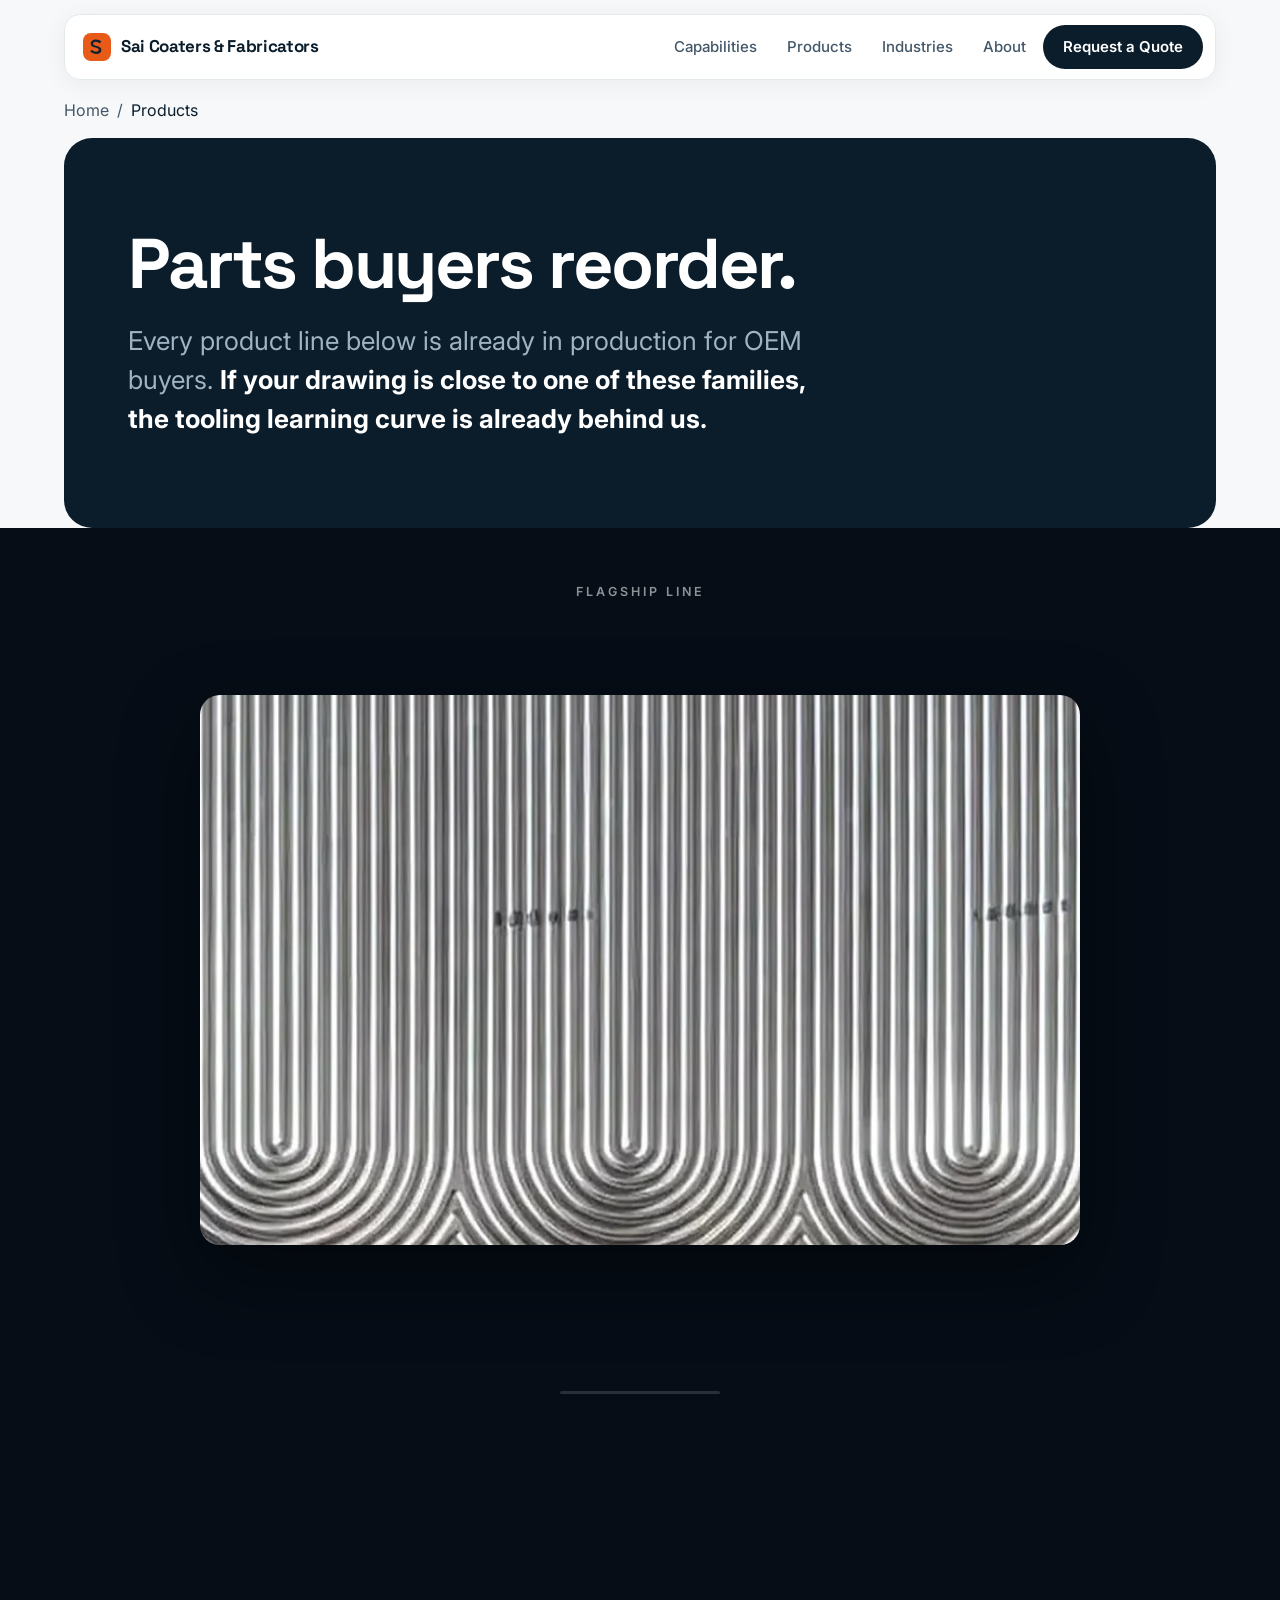
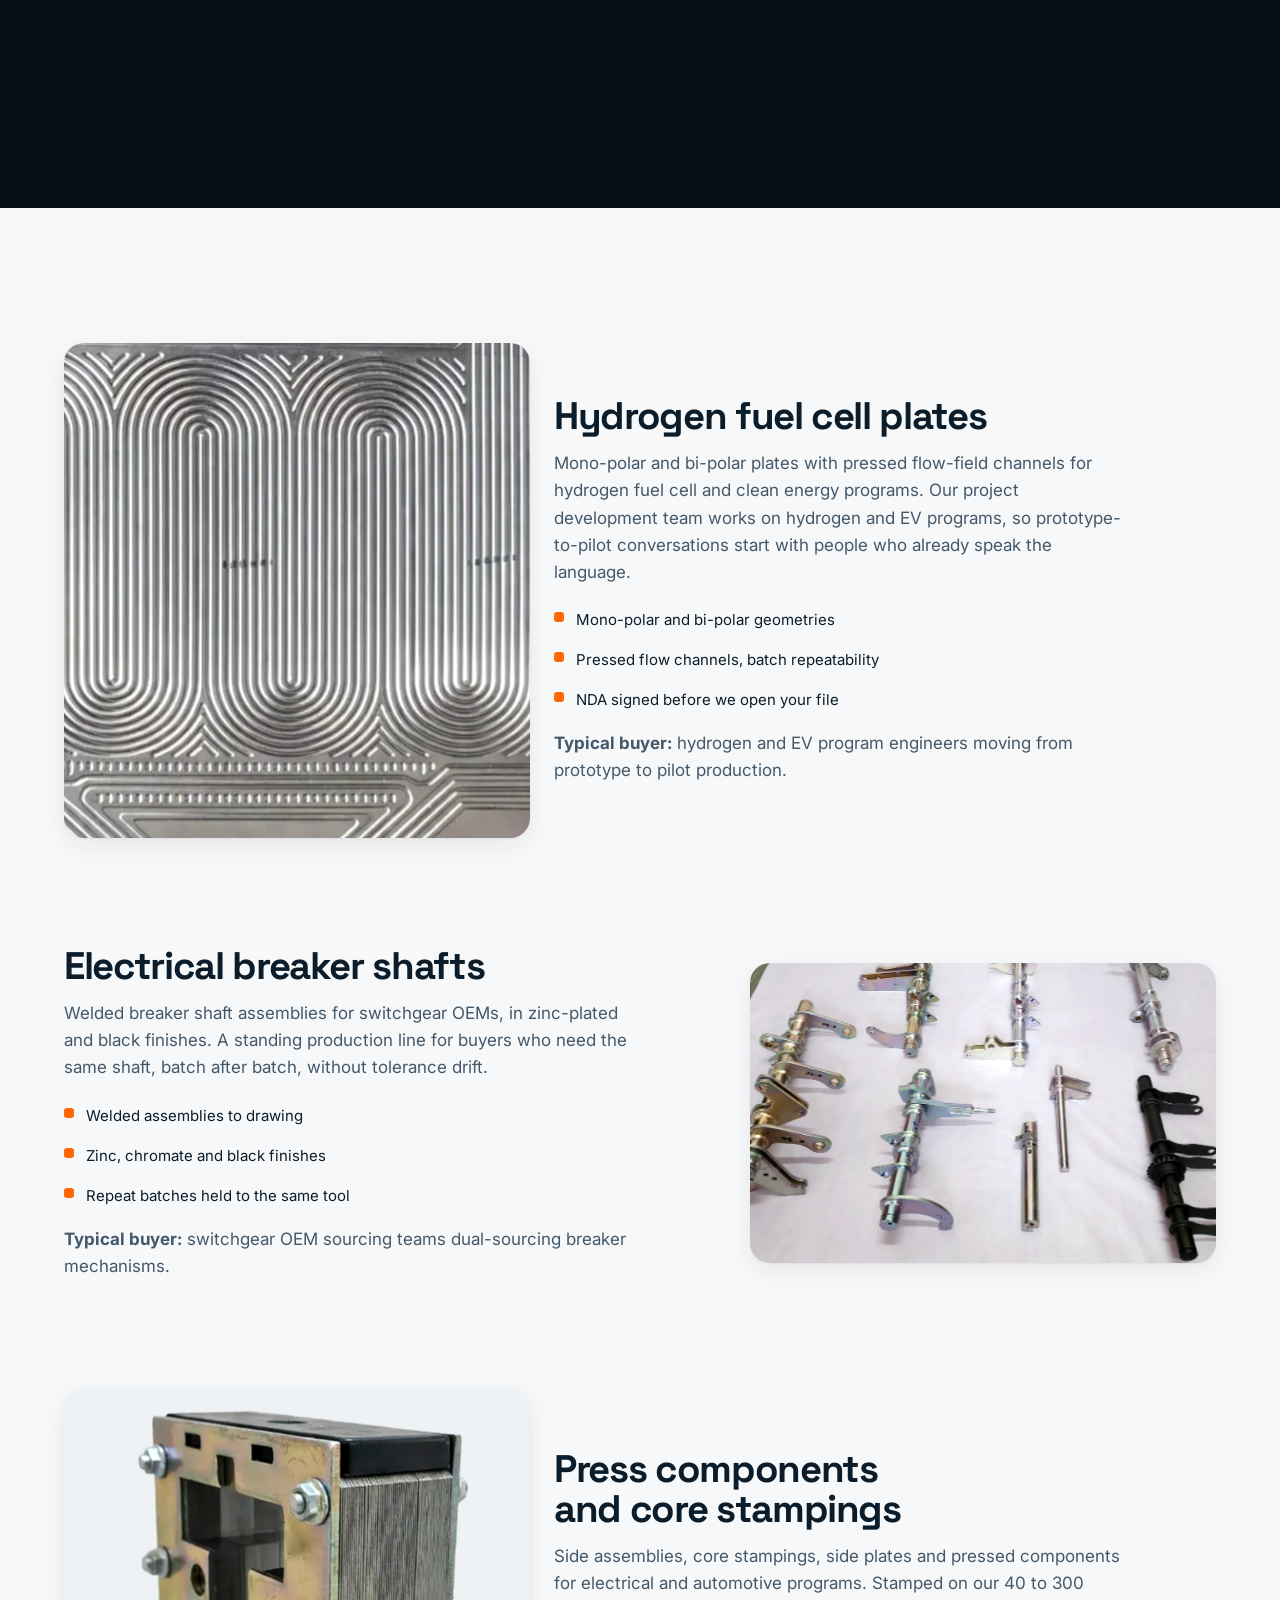
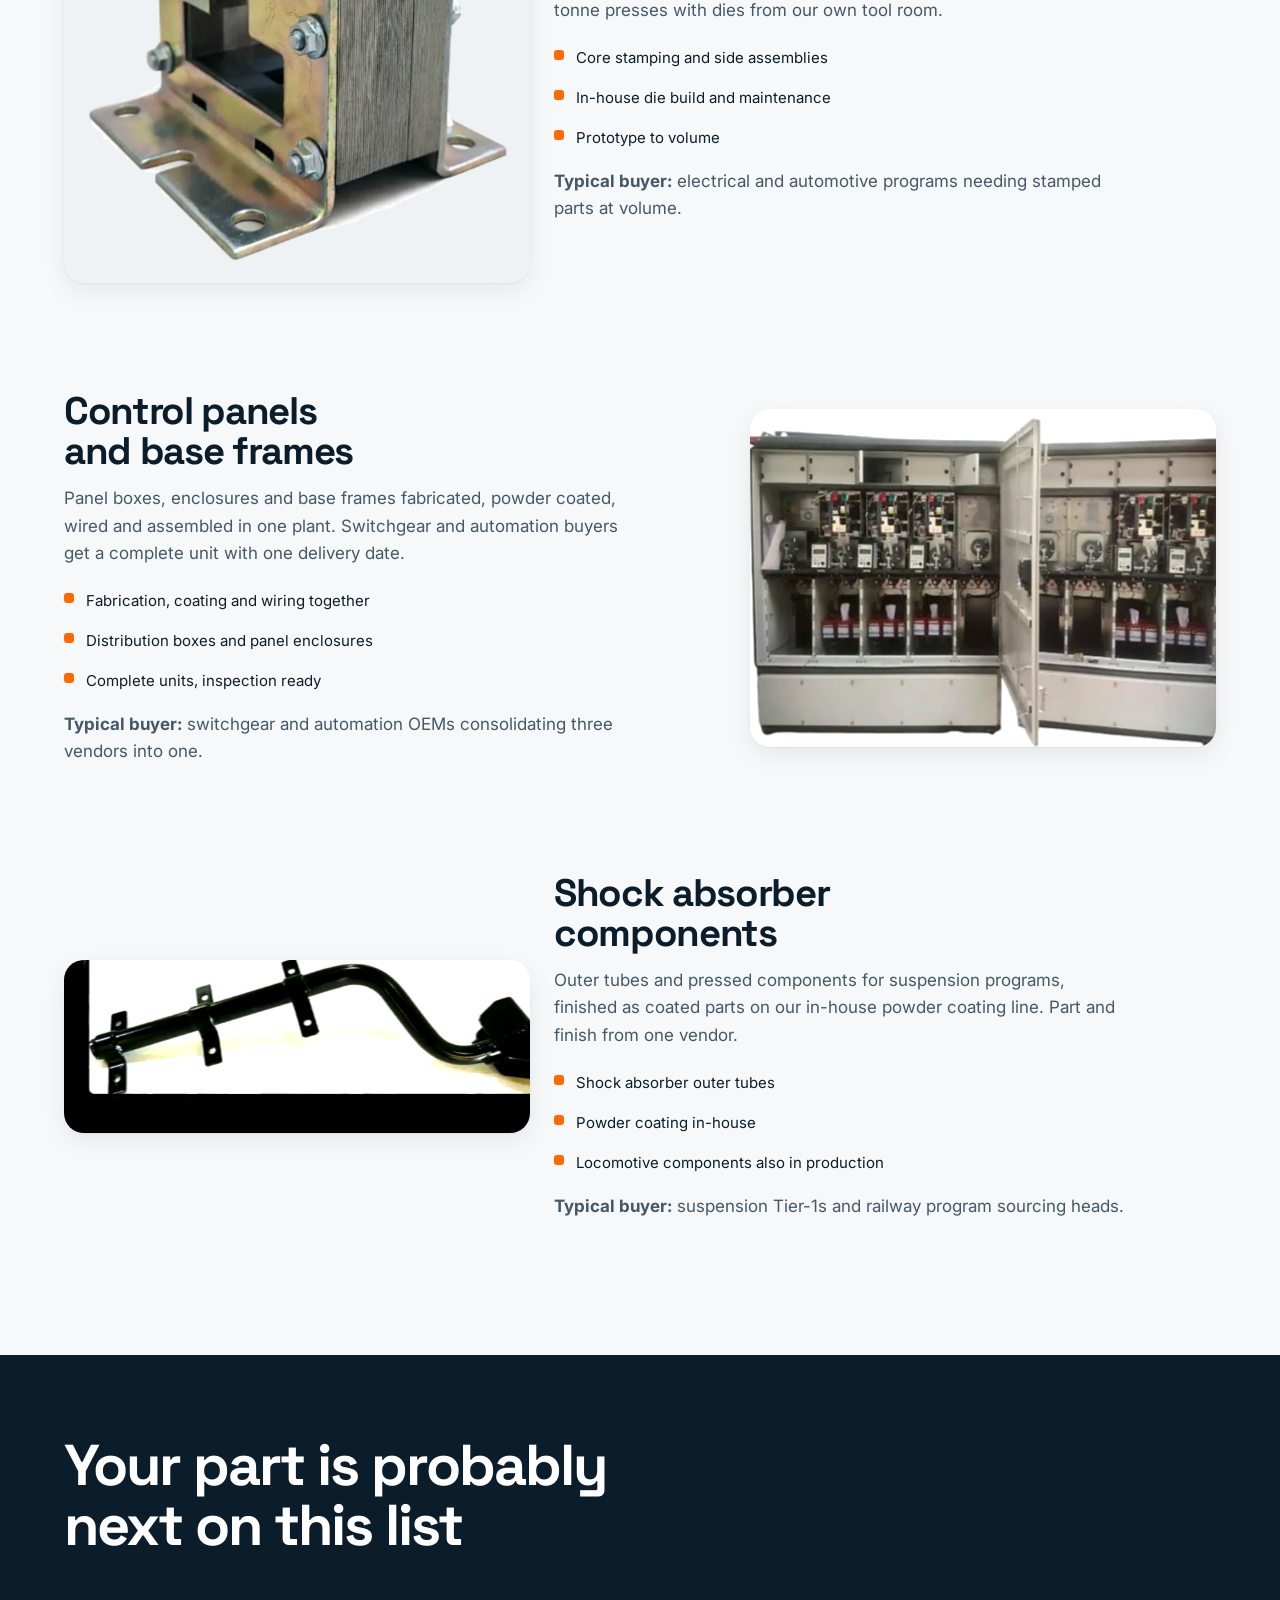
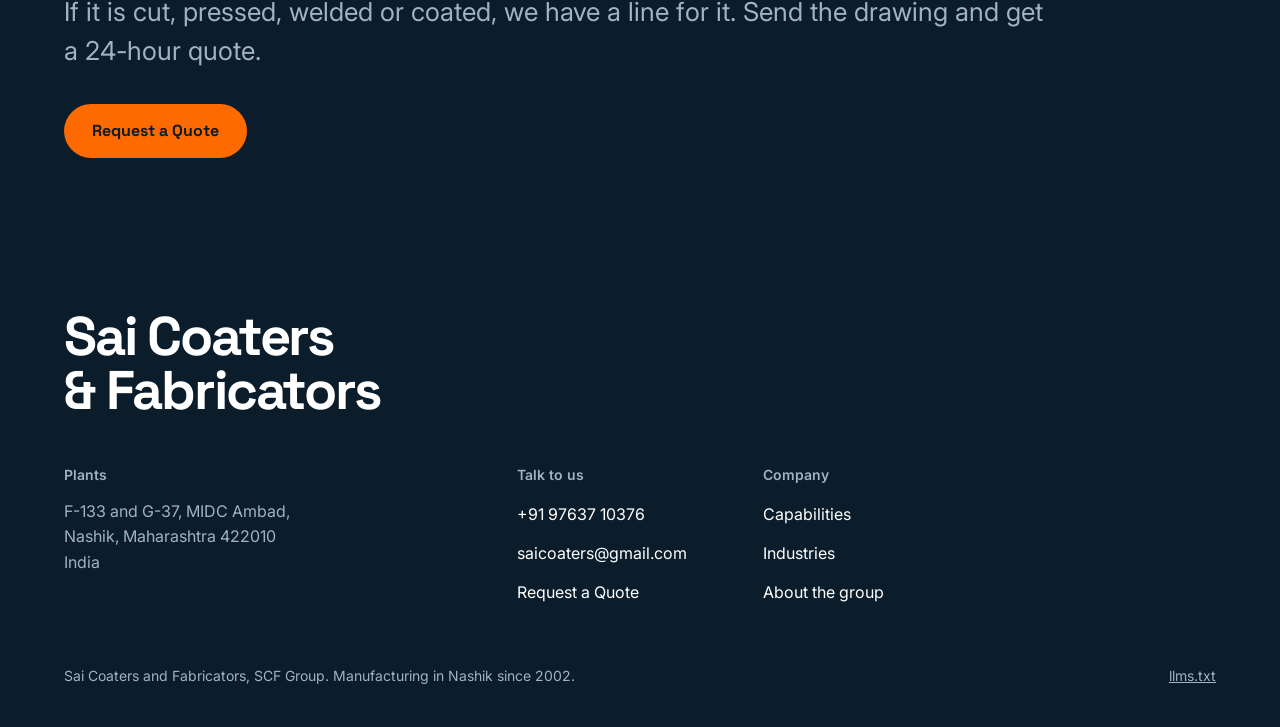
<file: sai-coaters/products.html>
<!DOCTYPE html>
<html lang="en">
<head>
<meta charset="UTF-8">
<meta name="viewport" content="width=device-width, initial-scale=1.0">
<title>Products | Sai Coaters &amp; Fabricators, Nashik</title>
<meta name="description" content="Press tools, shock absorber components, breaker shafts, control panels, hydrogen fuel cell plates and locomotive components, made in Nashik by a Mahindra-approved source.">
<link rel="canonical" href="https://site.xseven.us/sai-coaters/products.html">
<link rel="icon" type="image/svg+xml" href="favicon.svg">
<link rel="preconnect" href="https://fonts.googleapis.com">
<link rel="preconnect" href="https://fonts.gstatic.com" crossorigin>
<link href="https://fonts.googleapis.com/css2?family=Space+Grotesk:wght@400;500;600;700&family=Inter:wght@400;500;600;700&display=swap" rel="stylesheet">
<link rel="stylesheet" href="assets/site.css?v=1792093434">
<script type="application/ld+json">
{
  "@context": "https://schema.org",
  "@graph": [
    { "@type": "BreadcrumbList", "itemListElement": [
      { "@type": "ListItem", "position": 1, "name": "Home", "item": "https://site.xseven.us/sai-coaters/" },
      { "@type": "ListItem", "position": 2, "name": "Products", "item": "https://site.xseven.us/sai-coaters/products.html" }
    ]},
    { "@type": "ItemList", "name": "Products manufactured by Sai Coaters and Fabricators",
      "itemListElement": [
        { "@type": "Product", "position": 1, "name": "Press tools", "description": "Dies and press tools designed, built and maintained in-house in Nashik." },
        { "@type": "Product", "position": 2, "name": "Shock absorber components", "description": "Outer tubes and pressed components for suspension programs." },
        { "@type": "Product", "position": 3, "name": "Electrical breaker shafts", "description": "Welded breaker shaft assemblies for switchgear OEMs." },
        { "@type": "Product", "position": 4, "name": "Base frames", "description": "Fabricated base frames built to drawing." },
        { "@type": "Product", "position": 5, "name": "Control panels", "description": "Fabricated, coated, wired and assembled control panels." },
        { "@type": "Product", "position": 6, "name": "Mono-polar plates for hydrogen fuel cells", "description": "Pressed mono-polar and bi-polar plates for hydrogen fuel cell programs." },
        { "@type": "Product", "position": 7, "name": "Locomotive components", "description": "Pressed and fabricated components for railway programs." }
      ]}
  ]
}
</script>
<meta property="og:type" content="website">
<meta property="og:title" content="Products | Sai Coaters &amp; Fabricators, Nashik">
<meta property="og:description" content="Press tools, shock absorber components, breaker shafts, control panels, hydrogen fuel cell plates and locomotive components, made in Nashik by a Mahindra-approved source.">
<meta property="og:url" content="https://site.xseven.us/sai-coaters/products.html">
<meta property="og:image" content="https://site.xseven.us/sai-coaters/assets/img/fabrication-shop.webp">
<meta name="twitter:card" content="summary_large_image">
<meta name="twitter:title" content="Products | Sai Coaters &amp; Fabricators, Nashik">
<meta name="twitter:description" content="Press tools, shock absorber components, breaker shafts, control panels, hydrogen fuel cell plates and locomotive components, made in Nashik by a Mahindra-approved source.">
<meta name="twitter:image" content="https://site.xseven.us/sai-coaters/assets/img/fabrication-shop.webp">
</head>
<body>
<a class="skip" href="#main">Skip to content</a>
<header class="site-head">
  <a class="wordmark" href="index.html"><svg class="mark" viewBox="0 0 32 32" aria-hidden="true"><rect width="32" height="32" fill="#E85A17"/><path d="M9 21.5c1.4 1.6 3.6 2.5 6 2.5 3.6 0 6-1.9 6-4.6 0-2.5-1.9-3.8-5.4-4.6-2.9-.7-4-1.3-4-2.6 0-1.2 1.1-2.1 2.9-2.1 1.9 0 3.4.8 4.6 2l1.9-2.4c-1.5-1.5-3.7-2.4-6.4-2.4-3.4 0-5.8 2-5.8 4.7 0 2.6 2 3.9 5.4 4.6 2.8.6 3.9 1.3 3.9 2.6 0 1.2-1.1 2.1-3 2.1-2 0-3.6-.8-4.9-2.2l-2.2 2.4z" fill="#0E2233"/></svg> <span class="wm-text">Sai Coaters &amp; Fabricators</span></a>
  <button class="menu-toggle" aria-expanded="false" aria-controls="nav">Menu</button>
  <nav class="site-nav" id="nav" aria-label="Main">
    <a href="capabilities.html">Capabilities</a>
    <a href="products.html" aria-current="page">Products</a>
    <a href="industries.html">Industries</a>
    <a href="about.html">About</a>
    <a class="action" href="quote.html">Request a Quote</a>
  </nav>
</header>
<nav aria-label="Breadcrumb"><ol class="crumbs"><li><a href="index.html">Home</a></li><li>Products</li></ol></nav>

<main id="main">
<section class="page-hero">
  <h1>Parts buyers reorder.</h1>
  <p class="lede">Every product line below is already in production for OEM buyers. <b>If your drawing is close to one of these families, the tooling learning curve is already behind us.</b></p>
</section>
<section class="scene scene-dark pshow" data-scene>
  <div class="scene-stage">
    <p class="pshow-kick">Flagship line</p>
    <div class="pshow-frame"><img src="assets/img/fuelcell-bipolar-plate.webp?v=1792076438" alt="Bi-polar plate with serpentine flow field pressed for a hydrogen fuel cell"></div>
    <div class="pcall c1" data-word><b>Mono-polar &amp; bi-polar</b><span>geometries pressed in-house</span></div>
    <div class="pcall c2" data-word><b>Flow channels</b><span>pressed once, repeated every batch</span></div>
    <div class="pcall c3" data-word><b>NDA first</b><span>before we open your drawing</span></div>
    <p class="scene-sub">Hydrogen fuel cell plates — already in development programs.</p>
    <div class="scene-progress"><i></i></div>
  </div>
</section>

<section class="chapter on-light">

  <div class="prod-row">
    <div class="p-img" data-zoom><img src="assets/img/fuelcell-bipolar-plate.webp?v=1792076438" alt="Bi-polar plate with serpentine flow field pressed for a hydrogen fuel cell" loading="lazy"></div>
    <div class="p-txt">
      <h2>Hydrogen fuel cell plates</h2>
      <p>Mono-polar and bi-polar plates with pressed flow-field channels for hydrogen fuel cell and clean energy programs. Our project development team works on hydrogen and EV programs, so prototype-to-pilot conversations start with people who already speak the language.</p>
      <ul class="tagline-list">
        <li>Mono-polar and bi-polar geometries</li>
        <li>Pressed flow channels, batch repeatability</li>
        <li>NDA signed before we open your file</li>
      </ul>
      <p style="margin-top:14px; font-size:17px;"><b>Typical buyer:</b> hydrogen and EV program engineers moving from prototype to pilot production.</p>
    </div>
  </div>

  <div class="prod-row rev">
    <div class="p-img" data-zoom><img src="assets/img/breaker-shaft-range.webp?v=1792076438" alt="Range of welded electrical breaker shaft assemblies" loading="lazy"></div>
    <div class="p-txt">
      <h2>Electrical breaker shafts</h2>
      <p>Welded breaker shaft assemblies for switchgear OEMs, in zinc-plated and black finishes. A standing production line for buyers who need the same shaft, batch after batch, without tolerance drift.</p>
      <ul class="tagline-list">
        <li>Welded assemblies to drawing</li>
        <li>Zinc, chromate and black finishes</li>
        <li>Repeat batches held to the same tool</li>
      </ul>
      <p style="margin-top:14px; font-size:17px;"><b>Typical buyer:</b> switchgear OEM sourcing teams dual-sourcing breaker mechanisms.</p>
    </div>
  </div>

  <div class="prod-row">
    <div class="p-img" data-zoom><img class="cutout" src="assets/img/core-stamping-assembly.webp?v=1792076438" alt="Core stamping assembly with laminated steel stack and clamping frame" loading="lazy"></div>
    <div class="p-txt">
      <h2>Press components and core stampings</h2>
      <p>Side assemblies, core stampings, side plates and pressed components for electrical and automotive programs. Stamped on our 40 to 300 tonne presses with dies from our own tool room.</p>
      <ul class="tagline-list">
        <li>Core stamping and side assemblies</li>
        <li>In-house die build and maintenance</li>
        <li>Prototype to volume</li>
      </ul>
      <p style="margin-top:14px; font-size:17px;"><b>Typical buyer:</b> electrical and automotive programs needing stamped parts at volume.</p>
    </div>
  </div>

  <div class="prod-row rev">
    <div class="p-img" data-zoom><img src="assets/img/control-panel-lineup.webp?v=1792076438" alt="Control panel enclosures fabricated and assembled" loading="lazy"></div>
    <div class="p-txt">
      <h2>Control panels and base frames</h2>
      <p>Panel boxes, enclosures and base frames fabricated, powder coated, wired and assembled in one plant. Switchgear and automation buyers get a complete unit with one delivery date.</p>
      <ul class="tagline-list">
        <li>Fabrication, coating and wiring together</li>
        <li>Distribution boxes and panel enclosures</li>
        <li>Complete units, inspection ready</li>
      </ul>
      <p style="margin-top:14px; font-size:17px;"><b>Typical buyer:</b> switchgear and automation OEMs consolidating three vendors into one.</p>
    </div>
  </div>

  <div class="prod-row">
    <div class="p-img" data-zoom><img src="assets/img/coated-tube-black.webp?v=1792076438" alt="Gloss black powder-coated tubular part" loading="lazy"></div>
    <div class="p-txt">
      <h2>Shock absorber components</h2>
      <p>Outer tubes and pressed components for suspension programs, finished as coated parts on our in-house powder coating line. Part and finish from one vendor.</p>
      <ul class="tagline-list">
        <li>Shock absorber outer tubes</li>
        <li>Powder coating in-house</li>
        <li>Locomotive components also in production</li>
      </ul>
      <p style="margin-top:14px; font-size:17px;"><b>Typical buyer:</b> suspension Tier-1s and railway program sourcing heads.</p>
    </div>
  </div>

</section>

<section class="chapter on-navy">
  <h2>Your part is probably next on this list</h2>
  <p class="lead" style="margin-bottom:34px;">If it is cut, pressed, welded or coated, we have a line for it. Send the drawing and get a 24-hour quote.</p>
  <a class="btn" href="quote.html">Request a Quote</a>
</section>
</main>

<footer class="site-foot">
  <div class="foot-name">Sai Coaters<br>&amp; Fabricators</div>
  <div class="foot-grid">
    <div><p class="foot-h">Plants</p><address>F-133 and G-37, MIDC Ambad,<br>Nashik, Maharashtra 422010<br>India</address></div>
    <div><p class="foot-h">Talk to us</p><ul><li><a href="tel:+919763710376">+91 97637 10376</a></li><li><a href="mailto:saicoaters@gmail.com">saicoaters@gmail.com</a></li><li><a href="quote.html">Request a Quote</a></li></ul></div>
    <div><p class="foot-h">Company</p><ul><li><a href="capabilities.html">Capabilities</a></li><li><a href="industries.html">Industries</a></li><li><a href="about.html">About the group</a></li></ul></div>
  </div>
  <div class="foot-legal"><span>Sai Coaters and Fabricators, SCF Group. Manufacturing in Nashik since 2002.</span><span><a href="llms.txt" style="color:inherit;">llms.txt</a></span></div>
</footer>
<script src="assets/scrollfx.js?v=1792093434" defer></script>
<script src="assets/site.js?v=1792093434" defer></script>
</body>
</html>
</file>
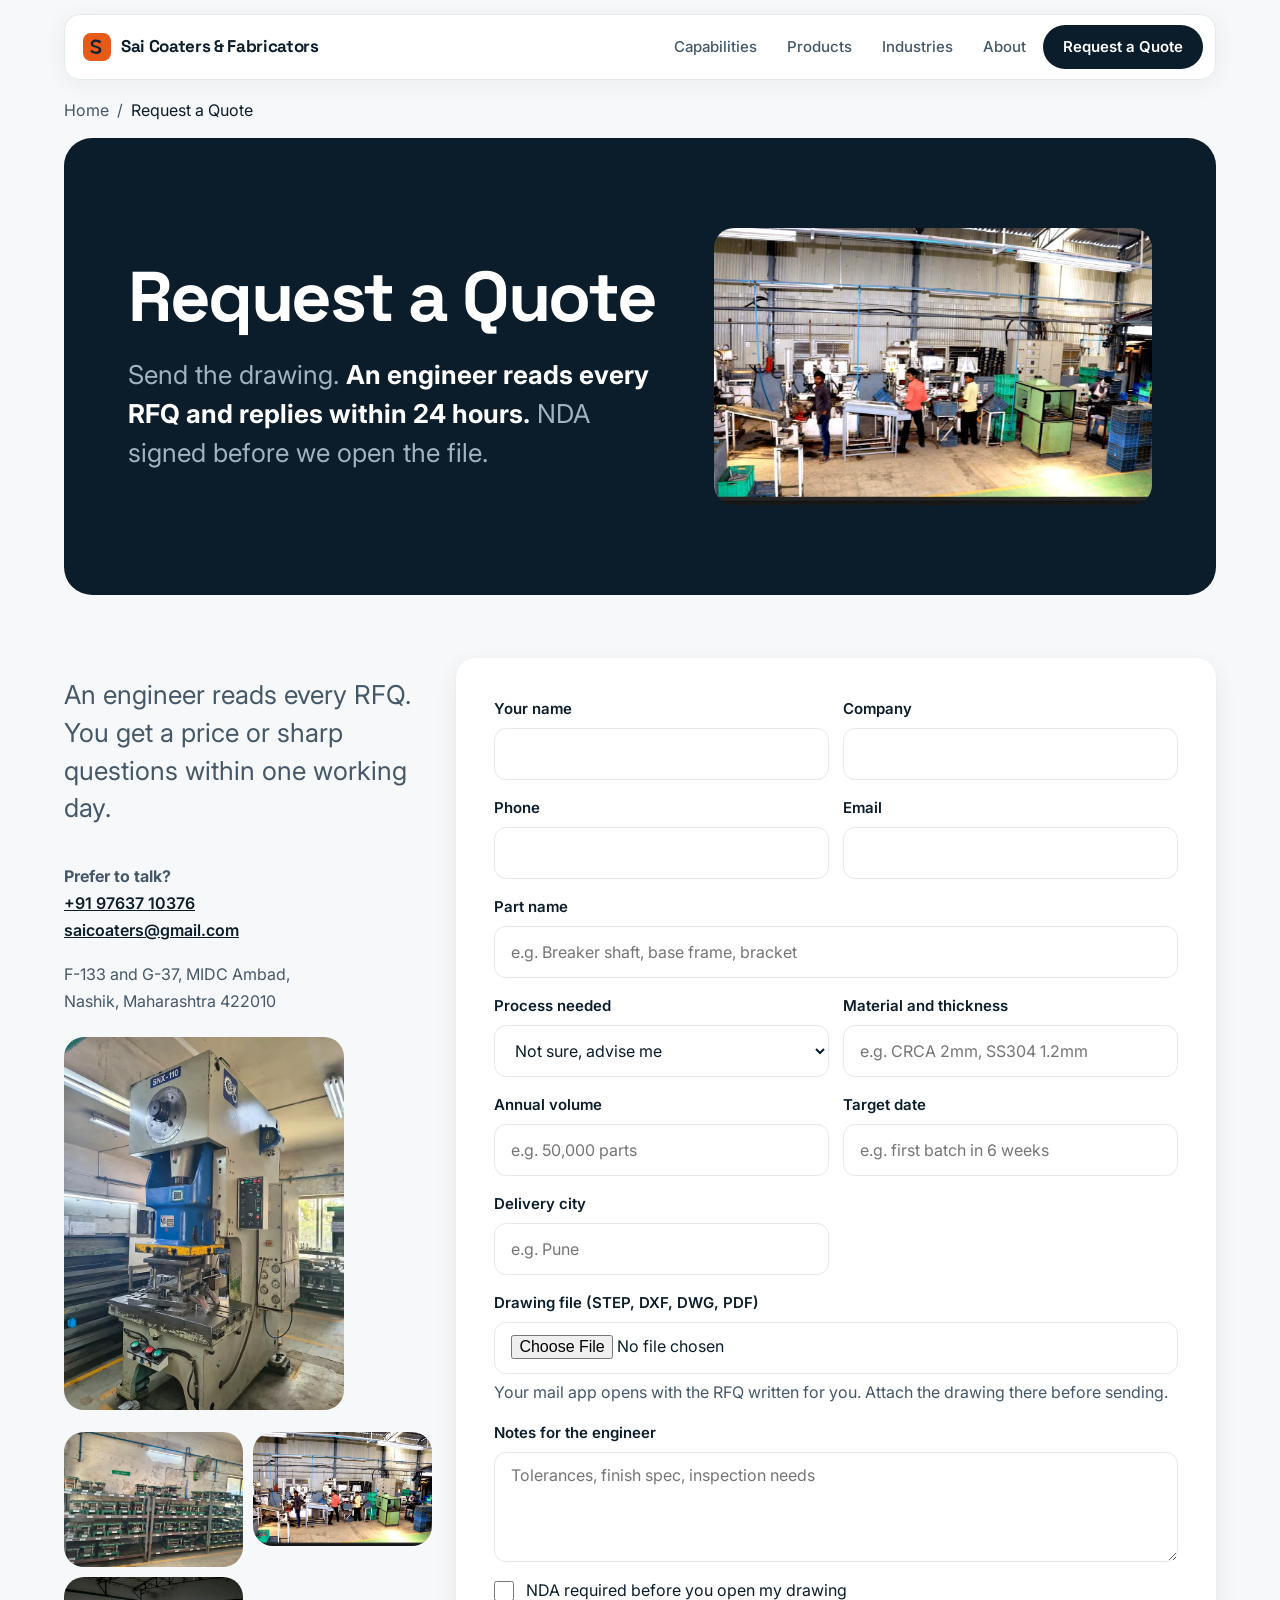
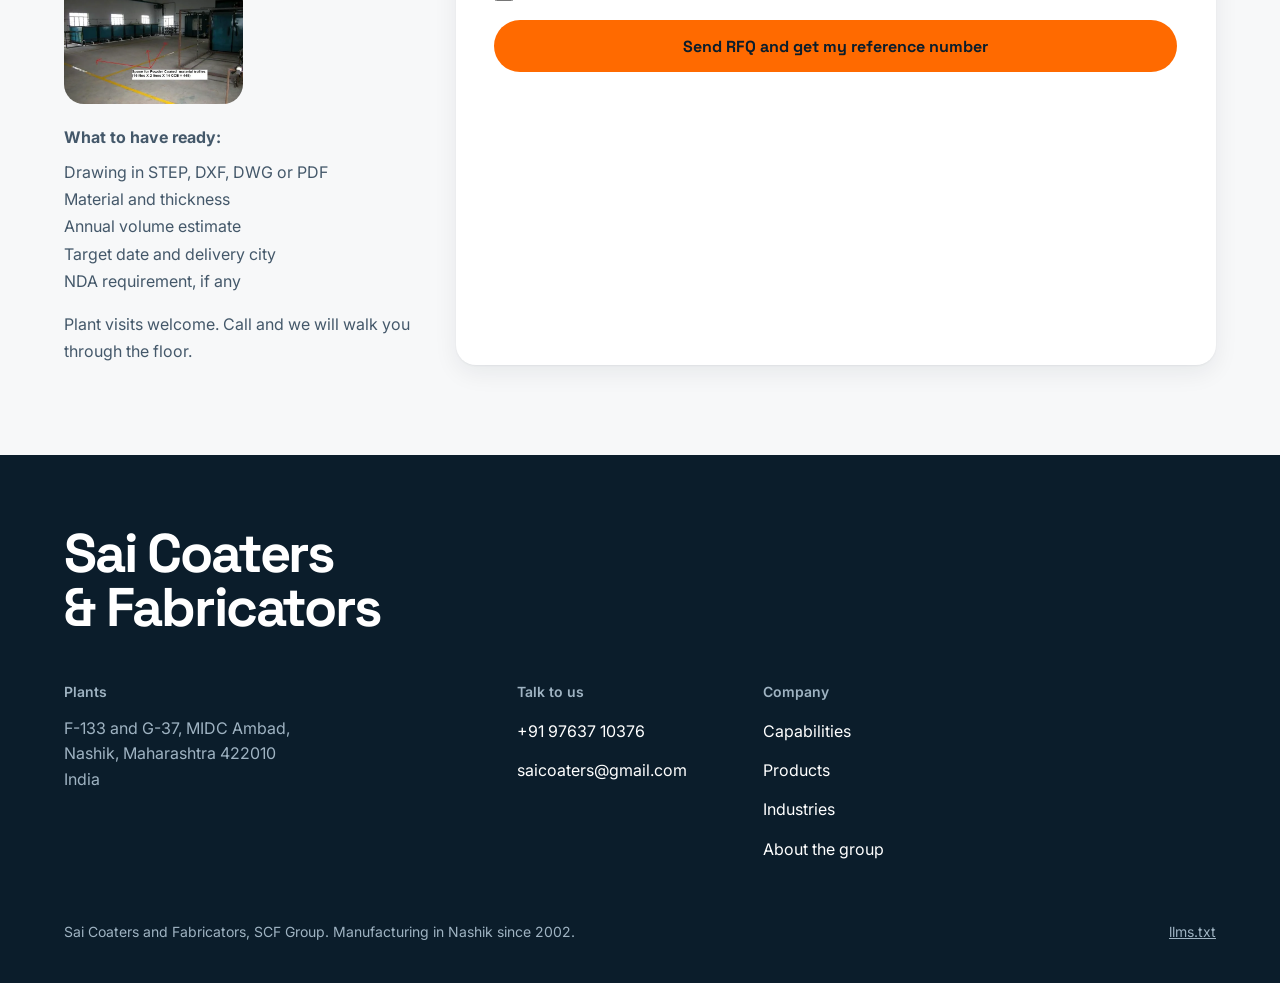
<file: sai-coaters/quote.html>
<!DOCTYPE html>
<html lang="en">
<head>
<meta charset="UTF-8">
<meta name="viewport" content="width=device-width, initial-scale=1.0">
<title>Request a Quote in 24 Hours | Sai Coaters, Nashik</title>
<meta name="description" content="Send your drawing and get a quote within 24 hours from an engineer. STEP, DXF, DWG or PDF. NDA signed before we open the file. MIDC Ambad, Nashik.">
<link rel="canonical" href="https://site.xseven.us/sai-coaters/quote.html">
<link rel="icon" type="image/svg+xml" href="favicon.svg">
<link rel="preconnect" href="https://fonts.googleapis.com">
<link rel="preconnect" href="https://fonts.gstatic.com" crossorigin>
<link href="https://fonts.googleapis.com/css2?family=Space+Grotesk:wght@400;500;600;700&family=Inter:wght@400;500;600;700&display=swap" rel="stylesheet">
<link rel="stylesheet" href="assets/site.css?v=1792093434">
<script type="application/ld+json">
{
  "@context": "https://schema.org",
  "@type": "BreadcrumbList",
  "itemListElement": [
    { "@type": "ListItem", "position": 1, "name": "Home", "item": "https://site.xseven.us/sai-coaters/" },
    { "@type": "ListItem", "position": 2, "name": "Request a Quote", "item": "https://site.xseven.us/sai-coaters/quote.html" }
  ]
}
</script>
<meta property="og:type" content="website">
<meta property="og:title" content="Request a Quote in 24 Hours | Sai Coaters, Nashik">
<meta property="og:description" content="Send your drawing and get a quote within 24 hours from an engineer. STEP, DXF, DWG or PDF. NDA signed before we open the file. MIDC Ambad, Nashik.">
<meta property="og:url" content="https://site.xseven.us/sai-coaters/quote.html">
<meta property="og:image" content="https://site.xseven.us/sai-coaters/assets/img/fabrication-shop.webp">
<meta name="twitter:card" content="summary_large_image">
<meta name="twitter:title" content="Request a Quote in 24 Hours | Sai Coaters, Nashik">
<meta name="twitter:description" content="Send your drawing and get a quote within 24 hours from an engineer. STEP, DXF, DWG or PDF. NDA signed before we open the file. MIDC Ambad, Nashik.">
<meta name="twitter:image" content="https://site.xseven.us/sai-coaters/assets/img/fabrication-shop.webp">
</head>
<body>
<a class="skip" href="#main">Skip to content</a>
<header class="site-head">
  <a class="wordmark" href="index.html"><svg class="mark" viewBox="0 0 32 32" aria-hidden="true"><rect width="32" height="32" fill="#E85A17"/><path d="M9 21.5c1.4 1.6 3.6 2.5 6 2.5 3.6 0 6-1.9 6-4.6 0-2.5-1.9-3.8-5.4-4.6-2.9-.7-4-1.3-4-2.6 0-1.2 1.1-2.1 2.9-2.1 1.9 0 3.4.8 4.6 2l1.9-2.4c-1.5-1.5-3.7-2.4-6.4-2.4-3.4 0-5.8 2-5.8 4.7 0 2.6 2 3.9 5.4 4.6 2.8.6 3.9 1.3 3.9 2.6 0 1.2-1.1 2.1-3 2.1-2 0-3.6-.8-4.9-2.2l-2.2 2.4z" fill="#0E2233"/></svg> <span class="wm-text">Sai Coaters &amp; Fabricators</span></a>
  <button class="menu-toggle" aria-expanded="false" aria-controls="nav">Menu</button>
  <nav class="site-nav" id="nav" aria-label="Main">
    <a href="capabilities.html">Capabilities</a>
    <a href="products.html">Products</a>
    <a href="industries.html">Industries</a>
    <a href="about.html">About</a>
    <a class="action" href="quote.html" aria-current="page">Request a Quote</a>
  </nav>
</header>
<nav aria-label="Breadcrumb"><ol class="crumbs"><li><a href="index.html">Home</a></li><li>Request a Quote</li></ol></nav>

<main id="main">
<section class="page-hero with-photo">
  <div>
    <h1>Request a Quote</h1>
    <p class="lede">Send the drawing. <b>An engineer reads every RFQ and replies within 24 hours.</b> NDA signed before we open the file.</p>
  </div>
  <img src="assets/img/fabrication-shop.webp?v=1792076438" alt="The fabrication bay at F-133, MIDC Ambad" loading="lazy">
</section>
<section class="quote-wrap">
  <div class="quote-side">
    
    <p class="promise">An engineer reads every RFQ. You get a price or sharp questions within one working day.</p>
    <div class="contact-alt">
      <p><b>Prefer to talk?</b></p>
      <p><a href="tel:+919763710376">+91 97637 10376</a><br>
      <a href="mailto:saicoaters@gmail.com">saicoaters@gmail.com</a></p>
      <p style="margin-top:16px;">F-133 and G-37, MIDC Ambad,<br>Nashik, Maharashtra 422010</p>
      <img src="assets/img/press-seyi-110.webp?v=1792076438" alt="SEYI SNX-110 press on the Sai Coaters floor" loading="lazy" style="margin:22px 0; max-width:280px;">
      <div style="display:grid; grid-template-columns:1fr 1fr; gap:10px; margin-top:22px;"><img src="assets/img/tool-room-rack.webp?v=1792076438" alt="Tagged press tools in the tool room" loading="lazy" style="width:100%;"><img src="assets/img/fabrication-shop.webp?v=1792076438" alt="The fabrication bay at F-133" loading="lazy" style="width:100%;"><img src="assets/img/powder-coating-line.webp?v=1792076438" alt="The powder coating conveyor line" loading="lazy" style="width:100%;"></div>
      <p style="margin-top:20px;"><b>What to have ready:</b></p>
      <ul style="list-style:none; margin-top:8px; font-size:16px; line-height:1.7;">
        <li>Drawing in STEP, DXF, DWG or PDF</li>
        <li>Material and thickness</li>
        <li>Annual volume estimate</li>
        <li>Target date and delivery city</li>
        <li>NDA requirement, if any</li>
      </ul>
      <p style="margin-top:16px;">Plant visits welcome. Call and we will walk you through the floor.</p>
    </div>
  </div>

  <form class="quote-form" data-rfq data-email="saicoaters@gmail.com" data-wa="919763710376">
    <input type="hidden" name="site" value="sai">
    <input type="text" name="website" tabindex="-1" autocomplete="off" aria-hidden="true" aria-label="Leave this field empty" style="position:absolute;left:-9999px;top:-9999px">
    <div class="field"><label for="q-name">Your name</label><input id="q-name" name="name" type="text" required autocomplete="name"></div>
    <div class="field"><label for="q-company">Company</label><input id="q-company" name="company" type="text" required autocomplete="organization"></div>
    <div class="field"><label for="q-phone">Phone</label><input id="q-phone" name="phone" type="tel" required autocomplete="tel"></div>
    <div class="field"><label for="q-email">Email</label><input id="q-email" name="email" type="email" required autocomplete="email"></div>
    <div class="field full"><label for="q-part">Part name</label><input id="q-part" name="part" type="text" placeholder="e.g. Breaker shaft, base frame, bracket" required></div>
    <div class="field">
      <label for="q-process">Process needed</label>
      <select id="q-process" name="process">
        <option value="">Not sure, advise me</option>
        <option value="Pressing / stamping">Pressing / stamping</option>
        <option value="Laser cutting">Laser cutting</option>
        <option value="Fabrication and welding">Fabrication and welding</option>
        <option value="Powder coating">Powder coating</option>
        <option value="Control panel">Control panel</option>
        <option value="Full stack, cut to coated">Full stack, cut to coated</option>
      </select>
    </div>
    <div class="field"><label for="q-material">Material and thickness</label><input id="q-material" name="material" type="text" placeholder="e.g. CRCA 2mm, SS304 1.2mm"></div>
    <div class="field"><label for="q-volume">Annual volume</label><input id="q-volume" name="volume" type="text" placeholder="e.g. 50,000 parts"></div>
    <div class="field"><label for="q-date">Target date</label><input id="q-date" name="date" type="text" placeholder="e.g. first batch in 6 weeks"></div>
    <div class="field"><label for="q-city">Delivery city</label><input id="q-city" name="city" type="text" placeholder="e.g. Pune"></div>
    <div class="field full">
      <label for="q-drawing">Drawing file (STEP, DXF, DWG, PDF)</label>
      <input id="q-drawing" name="drawing" type="file" accept=".step,.stp,.dxf,.dwg,.pdf,.jpg,.png">
      <span class="hint">Your mail app opens with the RFQ written for you. Attach the drawing there before sending.</span>
    </div>
    <div class="field full"><label for="q-notes">Notes for the engineer</label><textarea id="q-notes" name="notes" placeholder="Tolerances, finish spec, inspection needs"></textarea></div>
    <label class="check-row"><input type="checkbox" name="nda" value="yes"> NDA required before you open my drawing</label>
    <div class="field full"><button class="btn" type="submit">Send RFQ and get my reference number</button></div>
    <div class="quote-confirm" role="status">
      <b>Your RFQ is ready.</b>
      <div class="ref"></div>
      <p class="confirm-msg">Your email app has opened with everything written. Attach your drawing and press send. Keep the reference number above; quote it on call or WhatsApp and we will find your RFQ instantly.</p>
      <p style="margin-top:12px;">You can also confirm on WhatsApp: <a class="wa-link" href="https://wa.me/919763710376?text=RFQ%20reference%3A%20" target="_blank" rel="noopener" style="color:#E85A17; font-weight:700;">send the reference to our desk</a></p>
    </div>
  </form>
</section>
</main>

<footer class="site-foot">
  <div class="foot-name">Sai Coaters<br>&amp; Fabricators</div>
  <div class="foot-grid">
    <div><p class="foot-h">Plants</p><address>F-133 and G-37, MIDC Ambad,<br>Nashik, Maharashtra 422010<br>India</address></div>
    <div><p class="foot-h">Talk to us</p><ul><li><a href="tel:+919763710376">+91 97637 10376</a></li><li><a href="mailto:saicoaters@gmail.com">saicoaters@gmail.com</a></li></ul></div>
    <div><p class="foot-h">Company</p><ul><li><a href="capabilities.html">Capabilities</a></li><li><a href="products.html">Products</a></li><li><a href="industries.html">Industries</a></li><li><a href="about.html">About the group</a></li></ul></div>
  </div>
  <div class="foot-legal"><span>Sai Coaters and Fabricators, SCF Group. Manufacturing in Nashik since 2002.</span><span><a href="llms.txt" style="color:inherit;">llms.txt</a></span></div>
</footer>
<script src="assets/site.js?v=1792093434" defer></script>
</body>
</html>
</file>
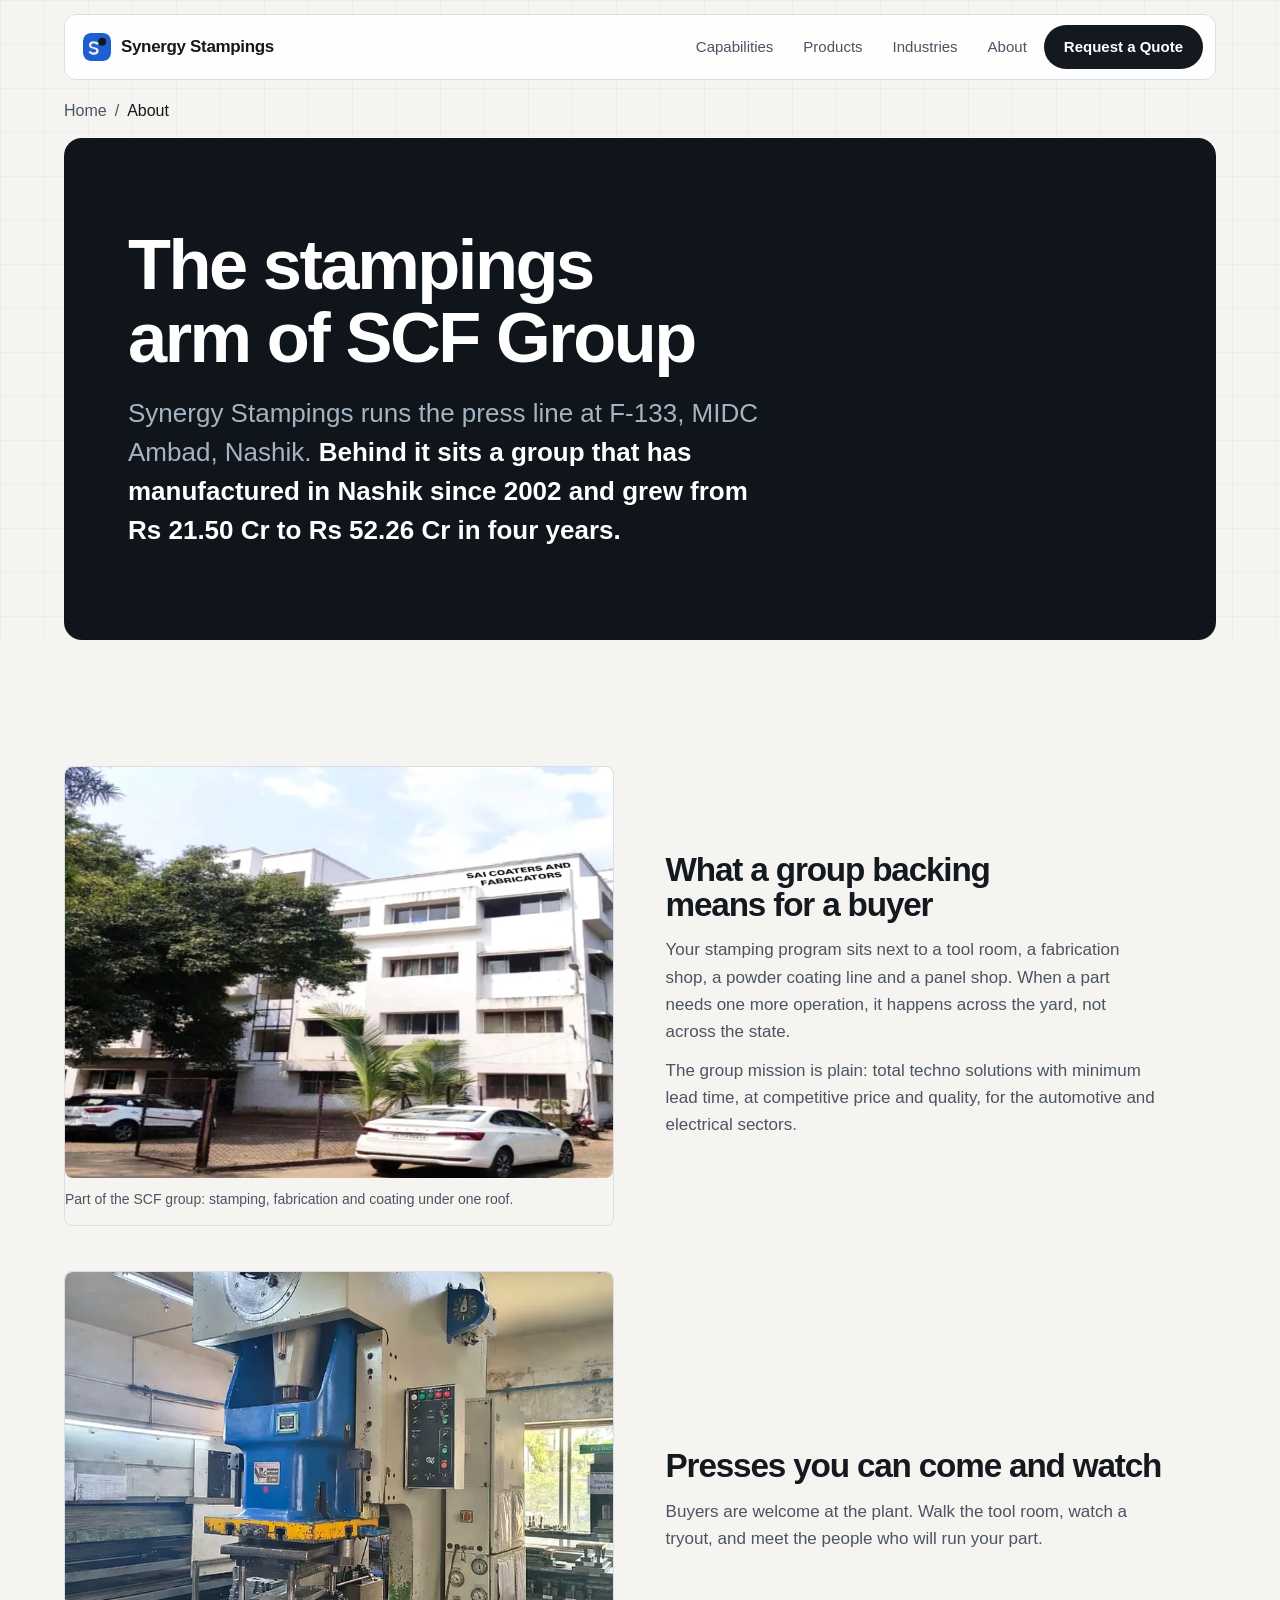
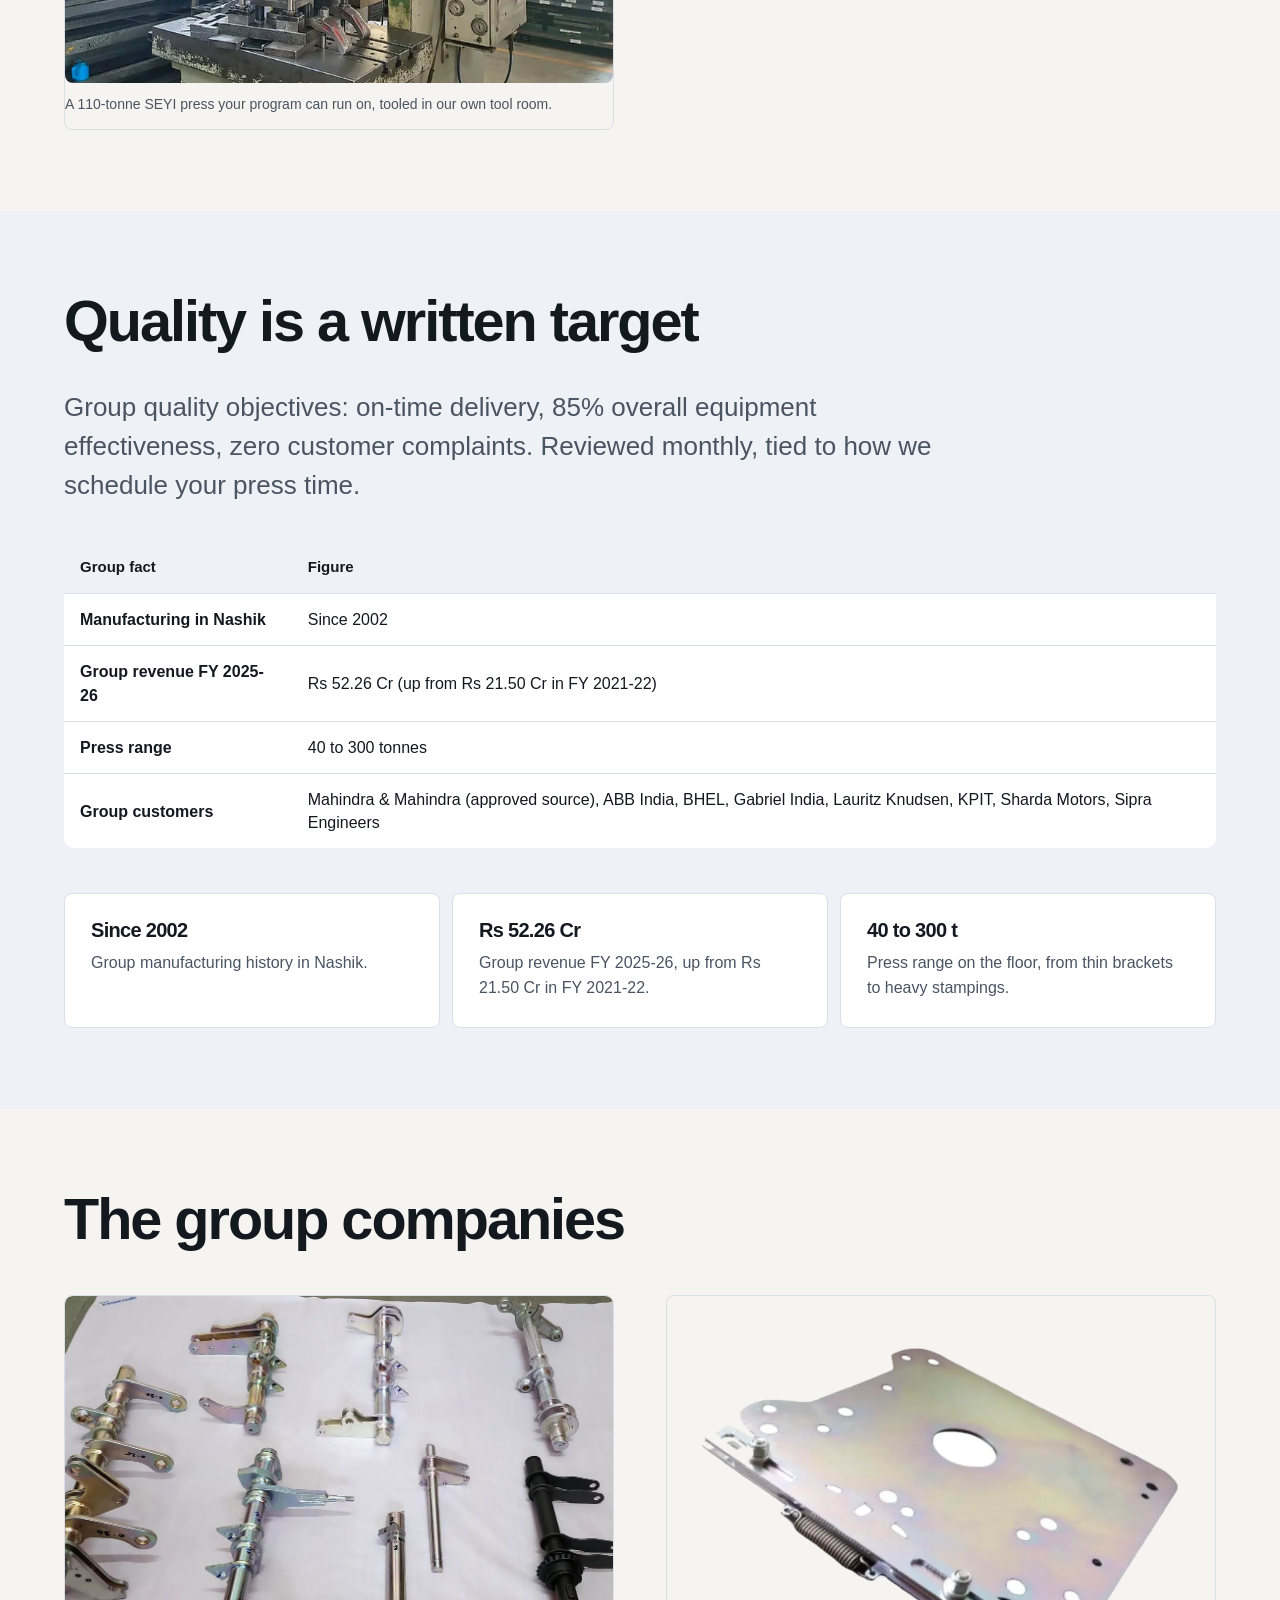
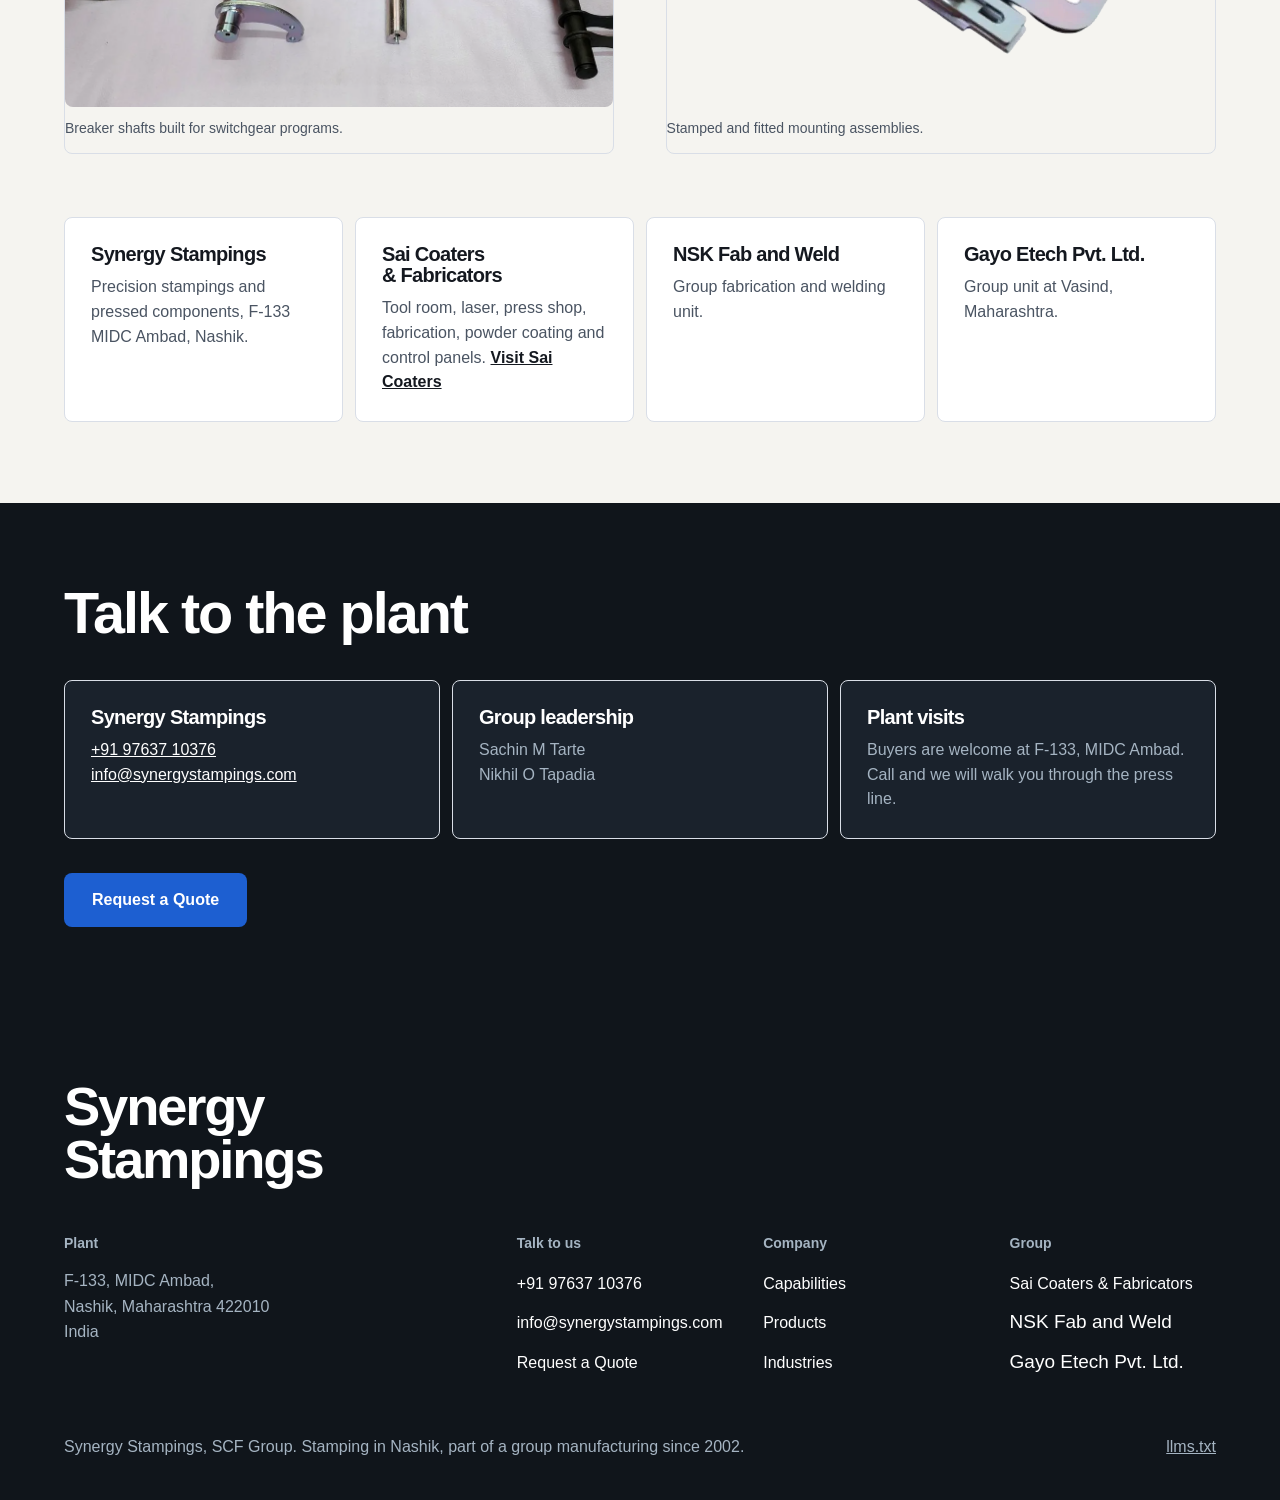
<file: synergy-stampings/about.html>
<!DOCTYPE html>
<html lang="en">
<head>
<meta charset="UTF-8">
<meta name="viewport" content="width=device-width, initial-scale=1.0">
<title>About | Synergy Stampings, SCF Group, Nashik</title>
<meta name="description" content="Synergy Stampings is the precision stampings arm of the SCF Group, F-133 MIDC Ambad, Nashik. Group manufacturing since 2002, Rs 52.26 Cr revenue FY 2025-26.">
<link rel="canonical" href="https://site.xseven.us/synergy-stampings/about.html">
<link rel="icon" type="image/svg+xml" href="favicon.svg">
<link rel="preconnect" href="https://api.fontshare.com">
<link rel="preconnect" href="https://cdn.fontshare.com" crossorigin>
<link href="https://api.fontshare.com/v2/css?f[]=switzer@400,500,600,700&display=swap" rel="stylesheet">
<link rel="stylesheet" href="assets/site.css?v=1792093434">
<script type="application/ld+json">
{
  "@context": "https://schema.org",
  "@type": "BreadcrumbList",
  "itemListElement": [
    { "@type": "ListItem", "position": 1, "name": "Home", "item": "https://site.xseven.us/synergy-stampings/" },
    { "@type": "ListItem", "position": 2, "name": "About", "item": "https://site.xseven.us/synergy-stampings/about.html" }
  ]
}
</script>
<meta property="og:type" content="website">
<meta property="og:title" content="About | Synergy Stampings, SCF Group, Nashik">
<meta property="og:description" content="Synergy Stampings is the precision stampings arm of the SCF Group, F-133 MIDC Ambad, Nashik. Group manufacturing since 2002, Rs 52.26 Cr revenue FY 2025-26.">
<meta property="og:url" content="https://site.xseven.us/synergy-stampings/about.html">
<meta property="og:image" content="https://site.xseven.us/synergy-stampings/assets/img/press-seyi-110.webp">
<meta name="twitter:card" content="summary_large_image">
<meta name="twitter:title" content="About | Synergy Stampings, SCF Group, Nashik">
<meta name="twitter:description" content="Synergy Stampings is the precision stampings arm of the SCF Group, F-133 MIDC Ambad, Nashik. Group manufacturing since 2002, Rs 52.26 Cr revenue FY 2025-26.">
<meta name="twitter:image" content="https://site.xseven.us/synergy-stampings/assets/img/press-seyi-110.webp">
</head>
<body>
<a class="skip" href="#main">Skip to content</a>
<header class="site-head">
  <a class="wordmark" href="index.html"><svg class="mark" viewBox="0 0 32 32" aria-hidden="true"><rect width="32" height="32" rx="8" fill="#1D5FD1"/><circle cx="22" cy="10" r="4.5" fill="#14181C"/><path d="M7 22.5c1.3 1.5 3.2 2.3 5.4 2.3 3.3 0 5.5-1.8 5.5-4.3 0-2.3-1.7-3.5-4.9-4.2-2.6-.6-3.6-1.2-3.6-2.4 0-1.1 1-1.9 2.6-1.9 1.7 0 3.1.7 4.2 1.8l1.7-2.2c-1.4-1.4-3.4-2.2-5.8-2.2-3.1 0-5.3 1.8-5.3 4.3 0 2.4 1.8 3.5 4.9 4.2 2.5.6 3.5 1.2 3.5 2.4 0 1.1-1 1.9-2.7 1.9-1.8 0-3.3-.7-4.4-2l-1.9 2.3z" fill="#EDEFF1"/></svg> <span class="wm-text">Synergy Stampings</span></a>
  <button class="menu-toggle" aria-expanded="false" aria-controls="nav">Menu</button>
  <nav class="site-nav" id="nav" aria-label="Main">
    <a href="capabilities.html">Capabilities</a>
    <a href="products.html">Products</a>
    <a href="industries.html">Industries</a>
    <a href="about.html" aria-current="page">About</a>
    <a class="action" href="quote.html">Request a Quote</a>
  </nav>
</header>
<nav aria-label="Breadcrumb"><ol class="crumbs"><li><a href="index.html">Home</a></li><li>About</li></ol></nav>

<main id="main">
<section class="page-hero">
  <h1>The stampings arm of SCF Group</h1>
  <p class="lede">Synergy Stampings runs the press line at F-133, MIDC Ambad, Nashik. <b>Behind it sits a group that has manufactured in Nashik since 2002 and grew from Rs 21.50 Cr to Rs 52.26 Cr in four years.</b></p>
</section>

<section class="chapter on-paper">
  <div class="media-split">
    <figure class="fig frame">
      <img src="assets/img/facility-building.webp?v=1792076438" alt="SCF Group plant building at MIDC Ambad, Nashik" loading="lazy">
      <figcaption>Part of the SCF group: stamping, fabrication and coating under one roof.</figcaption>
    </figure>
    <div class="txt">
      <h2>What a group backing means for a buyer</h2>
      <p>Your stamping program sits next to a tool room, a fabrication shop, a powder coating line and a panel shop. When a part needs one more operation, it happens across the yard, not across the state.</p>
      <p>The group mission is plain: total techno solutions with minimum lead time, at competitive price and quality, for the automotive and electrical sectors.</p>
    </div>
  </div>
  <div class="media-split" style="margin-top:5vh;">
    <figure class="fig frame">
      <img src="assets/img/press-seyi-110.webp?v=1792076438" alt="SEYI SNX-110 press on the Synergy Stampings floor" loading="lazy">
      <figcaption>A 110-tonne SEYI press your program can run on, tooled in our own tool room.</figcaption>
    </figure>
    <div class="txt">
      <h3>Presses you can come and watch</h3>
      <p>Buyers are welcome at the plant. Walk the tool room, watch a tryout, and meet the people who will run your part.</p>
    </div>
  </div>
</section>

<section class="chapter on-paper2">
  <h2>Quality is a written target</h2>
  <p class="lead">Group quality objectives: on-time delivery, 85% overall equipment effectiveness, zero customer complaints. Reviewed monthly, tied to how we schedule your press time.</p>
  <table class="spec-table">
    <tr><th>Group fact</th><th>Figure</th></tr>
    <tr><td><b>Manufacturing in Nashik</b></td><td>Since 2002</td></tr>
    <tr><td><b>Group revenue FY 2025-26</b></td><td>Rs 52.26 Cr (up from Rs 21.50 Cr in FY 2021-22)</td></tr>
    <tr><td><b>Press range</b></td><td>40 to 300 tonnes</td></tr>
    <tr><td><b>Group customers</b></td><td>Mahindra &amp; Mahindra (approved source), ABB India, BHEL, Gabriel India, Lauritz Knudsen, KPIT, Sharda Motors, Sipra Engineers</td></tr>
  </table>
  <div class="spec-grid" style="margin-top:5vh;">
    <div class="spec on-paper"><h3>Since 2002</h3><p>Group manufacturing history in Nashik.</p></div>
    <div class="spec on-paper"><h3>Rs 52.26 Cr</h3><p>Group revenue FY 2025-26, up from Rs 21.50 Cr in FY 2021-22.</p></div>
    <div class="spec on-paper"><h3>40 to 300 t</h3><p>Press range on the floor, from thin brackets to heavy stampings.</p></div>
  </div>
</section>

<section class="chapter on-paper">
  <h2>The group companies</h2>
  <div class="media-split" style="margin-bottom:7vh;">
    <figure class="fig frame">
      <img src="assets/img/breaker-shaft-range.webp?v=1792076438" alt="Breaker shaft assemblies in finish variants" loading="lazy">
      <figcaption>Breaker shafts built for switchgear programs.</figcaption>
    </figure>
    <figure class="fig frame">
      <img class="cutout" src="assets/img/mounting-plate-assembly.webp?v=1792076438" alt="Stamped mounting plate assembly" loading="lazy">
      <figcaption>Stamped and fitted mounting assemblies.</figcaption>
    </figure>
  </div>
  
  <div class="spec-grid">
    <div class="spec on-paper2"><h3>Synergy Stampings</h3><p>Precision stampings and pressed components, F-133 MIDC Ambad, Nashik.</p></div>
    <div class="spec on-paper2"><h3>Sai Coaters &amp; Fabricators</h3><p>Tool room, laser, press shop, fabrication, powder coating and control panels. <a href="https://site.xseven.us/sai-coaters/" rel="noopener" style="color:var(--ink); font-weight:600;">Visit Sai Coaters</a></p></div>
    <div class="spec on-paper2"><h3>NSK Fab and Weld</h3><p>Group fabrication and welding unit.</p></div>
    <div class="spec on-paper2"><h3>Gayo Etech Pvt. Ltd.</h3><p>Group unit at Vasind, Maharashtra.</p></div>
  </div>
</section>

<section class="chapter on-dark">
  <h2 style="color:#fff;">Talk to the plant</h2>
  <div class="spec-grid" style="margin-top:4vh;">
    <div class="spec on-dark2"><h3 style="color:#fff;">Synergy Stampings</h3><p><a href="tel:+919763710376" style="color:#fff;">+91 97637 10376</a><br><a href="mailto:info@synergystampings.com" style="color:#fff;">info@synergystampings.com</a></p></div>
    <div class="spec on-dark2"><h3 style="color:#fff;">Group leadership</h3><p>Sachin M Tarte<br>Nikhil O Tapadia</p></div>
    <div class="spec on-dark2"><h3 style="color:#fff;">Plant visits</h3><p>Buyers are welcome at F-133, MIDC Ambad. Call and we will walk you through the press line.</p></div>
  </div>
  <a class="btn" href="quote.html" style="margin-top:34px;">Request a Quote</a>
</section>
</main>

<footer class="site-foot">
  <div class="foot-name">Synergy<br>Stampings</div>
  <div class="foot-grid">
    <div><p class="foot-h">Plant</p><address>F-133, MIDC Ambad,<br>Nashik, Maharashtra 422010<br>India</address></div>
    <div><p class="foot-h">Talk to us</p><ul><li><a href="tel:+919763710376">+91 97637 10376</a></li><li><a href="mailto:info@synergystampings.com">info@synergystampings.com</a></li><li><a href="quote.html">Request a Quote</a></li></ul></div>
    <div><p class="foot-h">Company</p><ul><li><a href="capabilities.html">Capabilities</a></li><li><a href="products.html">Products</a></li><li><a href="industries.html">Industries</a></li></ul></div>
    <div><p class="foot-h">Group</p><ul><li><a href="https://site.xseven.us/sai-coaters/" rel="noopener">Sai Coaters &amp; Fabricators</a></li><li>NSK Fab and Weld</li><li>Gayo Etech Pvt. Ltd.</li></ul></div>
  </div>
  <div class="foot-legal"><span>Synergy Stampings, SCF Group. Stamping in Nashik, part of a group manufacturing since 2002.</span><span><a href="llms.txt" style="color:inherit;">llms.txt</a></span></div>
</footer>
<script src="assets/site.js?v=1792093434" defer></script>
</body>
</html>
</file>
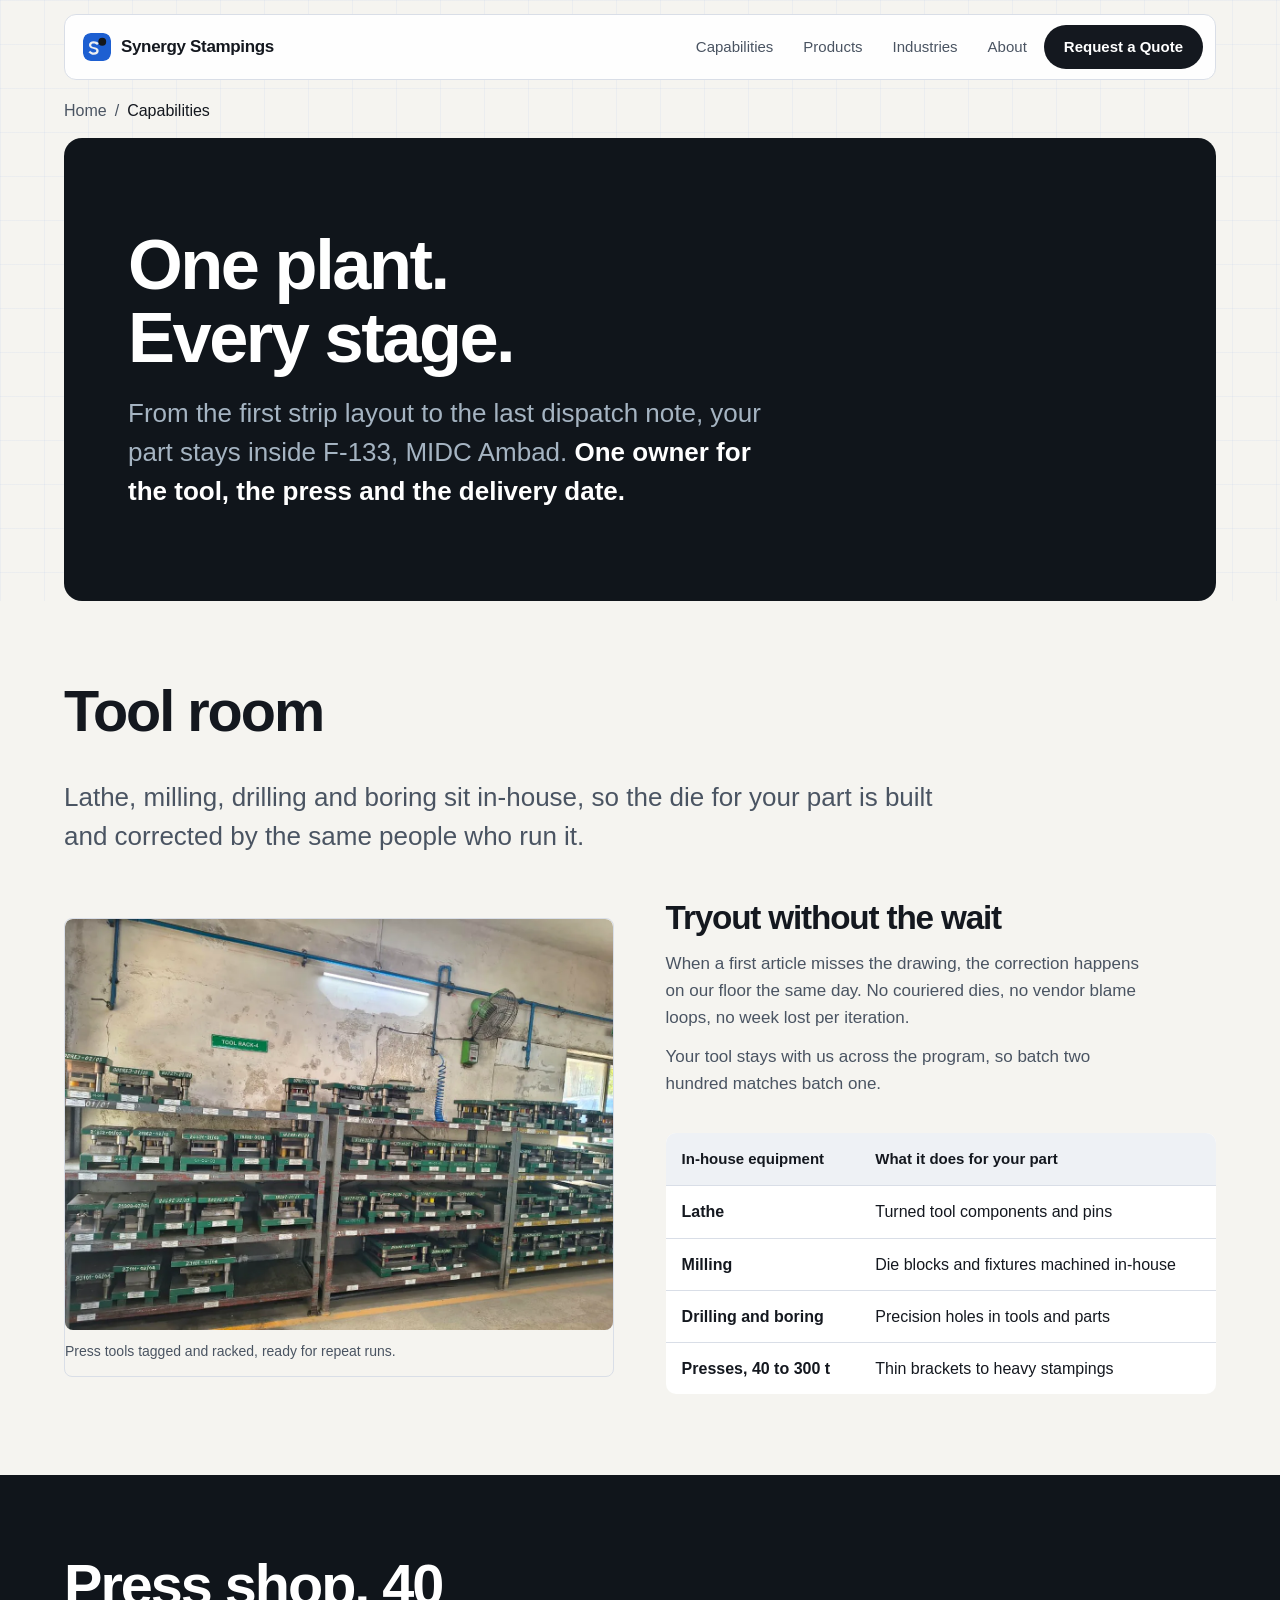
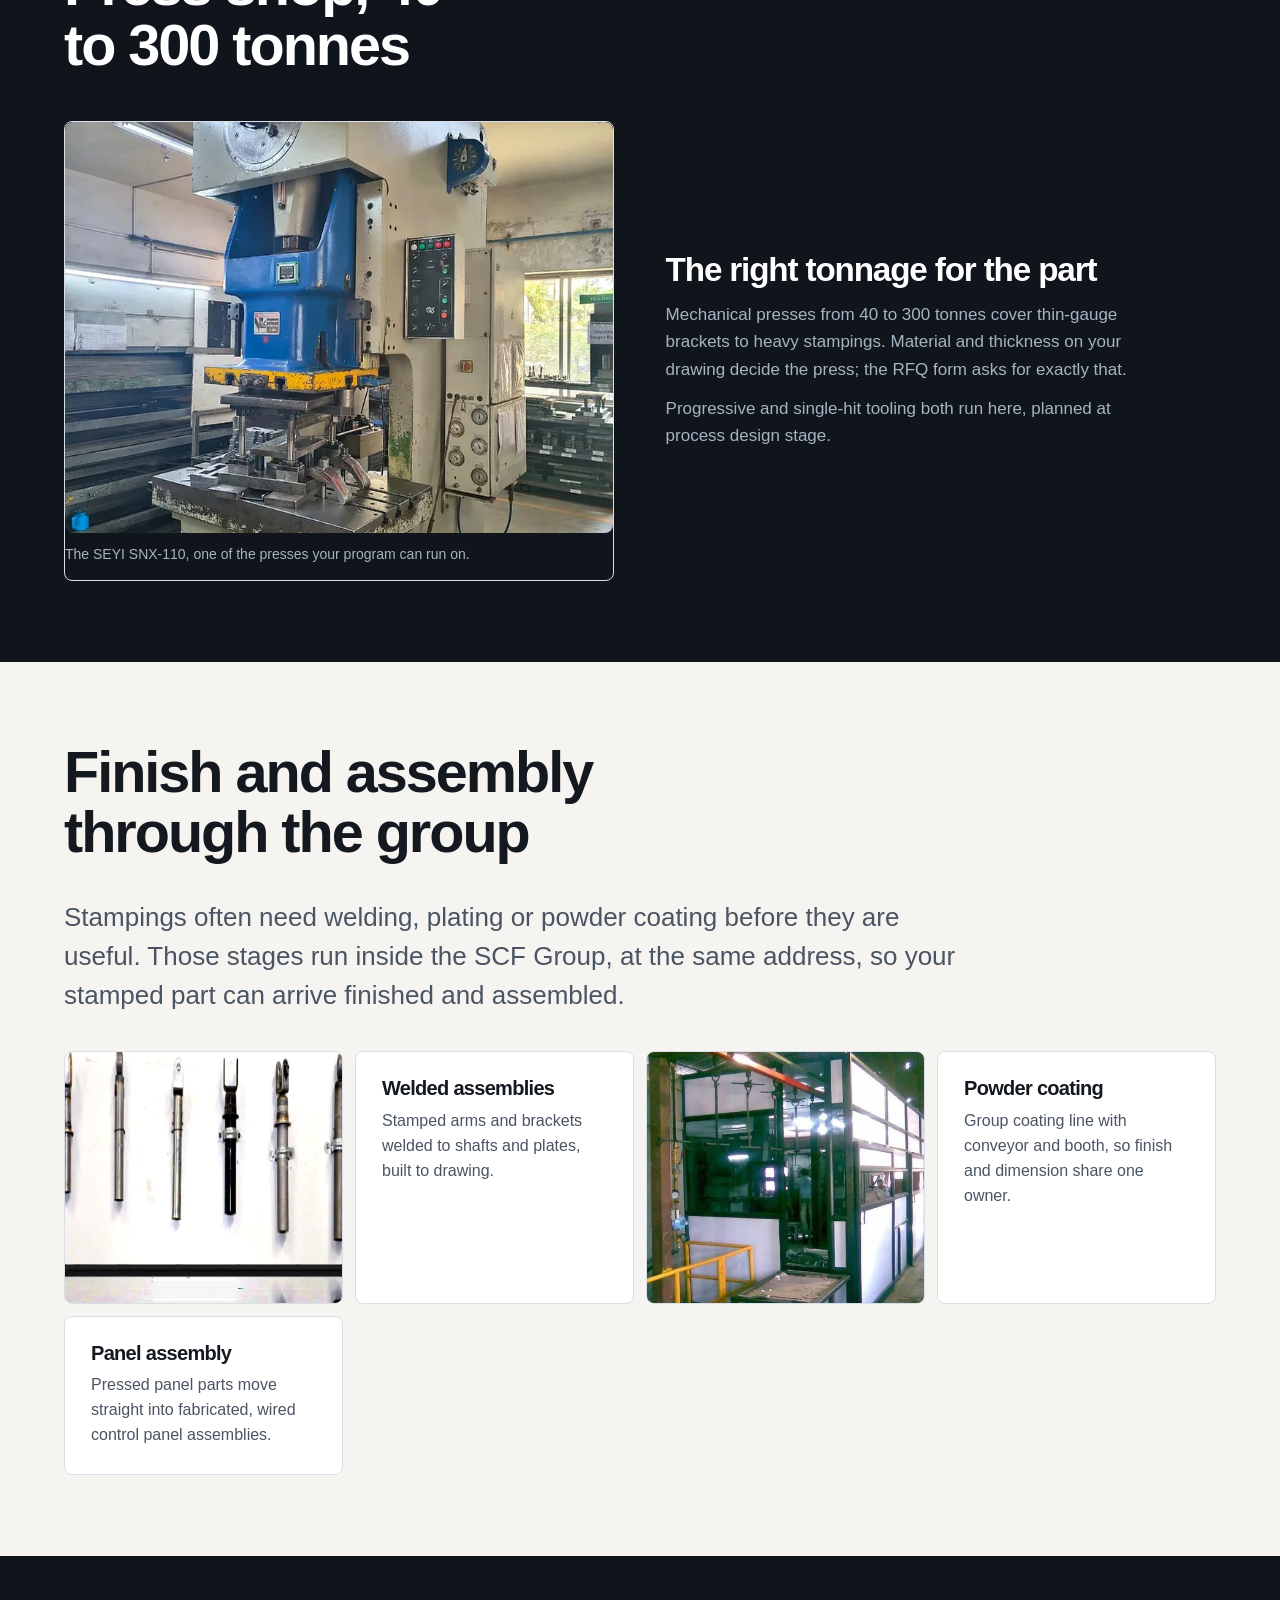
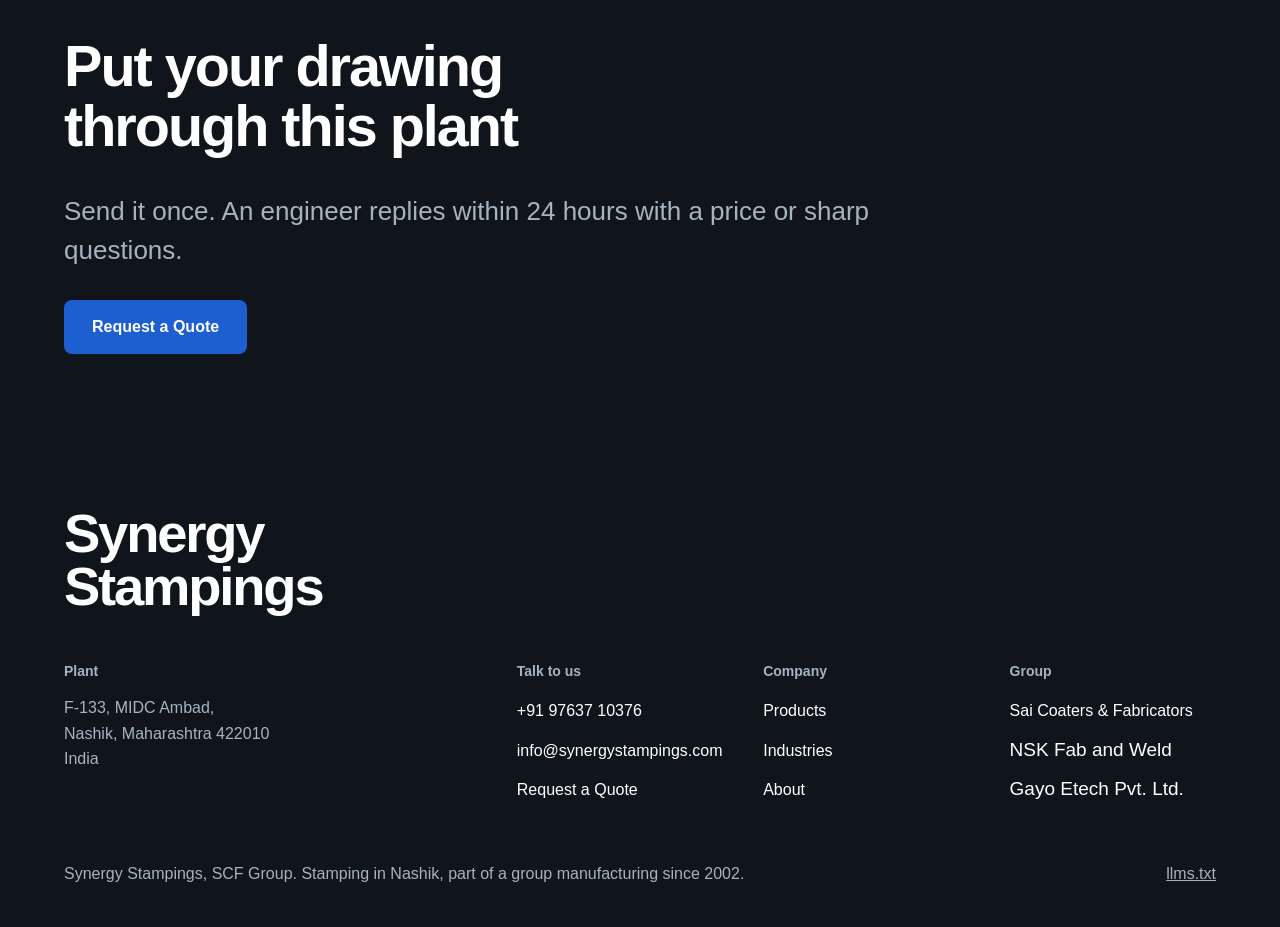
<file: synergy-stampings/capabilities.html>
<!DOCTYPE html>
<html lang="en">
<head>
<meta charset="UTF-8">
<meta name="viewport" content="width=device-width, initial-scale=1.0">
<title>Capabilities | Synergy Stampings, Nashik</title>
<meta name="description" content="Tool room with lathe, milling, drilling and boring; presses from 40 to 300 tonnes; process design to mass production. F-133 MIDC Ambad, Nashik.">
<link rel="canonical" href="https://site.xseven.us/synergy-stampings/capabilities.html">
<link rel="icon" type="image/svg+xml" href="favicon.svg">
<link rel="preconnect" href="https://api.fontshare.com">
<link rel="preconnect" href="https://cdn.fontshare.com" crossorigin>
<link href="https://api.fontshare.com/v2/css?f[]=switzer@400,500,600,700&display=swap" rel="stylesheet">
<link rel="stylesheet" href="assets/site.css?v=1792093434">
<script type="application/ld+json">
{
  "@context": "https://schema.org",
  "@graph": [
    { "@type": "BreadcrumbList", "itemListElement": [
      { "@type": "ListItem", "position": 1, "name": "Home", "item": "https://site.xseven.us/synergy-stampings/" },
      { "@type": "ListItem", "position": 2, "name": "Capabilities", "item": "https://site.xseven.us/synergy-stampings/capabilities.html" }
    ]},
    { "@type": "Service", "name": "Precision metal stamping", "provider": { "@id": "https://site.xseven.us/synergy-stampings/#org" },
      "areaServed": "India", "serviceType": "Contract manufacturing",
      "description": "Process design, tool tryout, mass production and delivery management of precision metal stampings and pressed components for OEM buyers." }
  ]
}
</script>
<meta property="og:type" content="website">
<meta property="og:title" content="Capabilities | Synergy Stampings, Nashik">
<meta property="og:description" content="Tool room with lathe, milling, drilling and boring; presses from 40 to 300 tonnes; process design to mass production. F-133 MIDC Ambad, Nashik.">
<meta property="og:url" content="https://site.xseven.us/synergy-stampings/capabilities.html">
<meta property="og:image" content="https://site.xseven.us/synergy-stampings/assets/img/press-seyi-110.webp">
<meta name="twitter:card" content="summary_large_image">
<meta name="twitter:title" content="Capabilities | Synergy Stampings, Nashik">
<meta name="twitter:description" content="Tool room with lathe, milling, drilling and boring; presses from 40 to 300 tonnes; process design to mass production. F-133 MIDC Ambad, Nashik.">
<meta name="twitter:image" content="https://site.xseven.us/synergy-stampings/assets/img/press-seyi-110.webp">
</head>
<body>
<a class="skip" href="#main">Skip to content</a>
<header class="site-head">
  <a class="wordmark" href="index.html"><svg class="mark" viewBox="0 0 32 32" aria-hidden="true"><rect width="32" height="32" rx="8" fill="#1D5FD1"/><circle cx="22" cy="10" r="4.5" fill="#14181C"/><path d="M7 22.5c1.3 1.5 3.2 2.3 5.4 2.3 3.3 0 5.5-1.8 5.5-4.3 0-2.3-1.7-3.5-4.9-4.2-2.6-.6-3.6-1.2-3.6-2.4 0-1.1 1-1.9 2.6-1.9 1.7 0 3.1.7 4.2 1.8l1.7-2.2c-1.4-1.4-3.4-2.2-5.8-2.2-3.1 0-5.3 1.8-5.3 4.3 0 2.4 1.8 3.5 4.9 4.2 2.5.6 3.5 1.2 3.5 2.4 0 1.1-1 1.9-2.7 1.9-1.8 0-3.3-.7-4.4-2l-1.9 2.3z" fill="#EDEFF1"/></svg> <span class="wm-text">Synergy Stampings</span></a>
  <button class="menu-toggle" aria-expanded="false" aria-controls="nav">Menu</button>
  <nav class="site-nav" id="nav" aria-label="Main">
    <a href="capabilities.html" aria-current="page">Capabilities</a>
    <a href="products.html">Products</a>
    <a href="industries.html">Industries</a>
    <a href="about.html">About</a>
    <a class="action" href="quote.html">Request a Quote</a>
  </nav>
</header>
<nav aria-label="Breadcrumb"><ol class="crumbs"><li><a href="index.html">Home</a></li><li>Capabilities</li></ol></nav>

<main id="main">
<section class="page-hero">
  <h1>One plant. Every stage.</h1>
  <p class="lede">From the first strip layout to the last dispatch note, your part stays inside F-133, MIDC Ambad. <b>One owner for the tool, the press and the delivery date.</b></p>
</section>

<section class="chapter on-paper">
  <h2>Tool room</h2>
  <p class="lead">Lathe, milling, drilling and boring sit in-house, so the die for your part is built and corrected by the same people who run it.</p>
  <div class="media-split">
    <figure class="fig frame">
      <img src="assets/img/tool-room-rack.webp?v=1792076438" alt="Tagged press tools on the tool room rack at Synergy Stampings, Nashik" loading="lazy">
      <figcaption>Press tools tagged and racked, ready for repeat runs.</figcaption>
    </figure>
    <div class="txt">
      <h3>Tryout without the wait</h3>
      <p>When a first article misses the drawing, the correction happens on our floor the same day. No couriered dies, no vendor blame loops, no week lost per iteration.</p>
      <p>Your tool stays with us across the program, so batch two hundred matches batch one.</p>
      <table class="spec-table">
        <tr><th>In-house equipment</th><th>What it does for your part</th></tr>
        <tr><td><b>Lathe</b></td><td>Turned tool components and pins</td></tr>
        <tr><td><b>Milling</b></td><td>Die blocks and fixtures machined in-house</td></tr>
        <tr><td><b>Drilling and boring</b></td><td>Precision holes in tools and parts</td></tr>
        <tr><td><b>Presses, 40 to 300 t</b></td><td>Thin brackets to heavy stampings</td></tr>
      </table>
    </div>
  </div>
</section>

<section class="chapter on-dark" id="press">
  <h2 style="color:#fff;">Press shop, 40 to 300 tonnes</h2>
  <div class="media-split on-dark rev">
    <figure class="fig frame">
      <img src="assets/img/press-seyi-110.webp?v=1792076438" alt="SEYI SNX-110 mechanical press on the Synergy Stampings floor" loading="lazy">
      <figcaption style="color:#A7B4BF;">The SEYI SNX-110, one of the presses your program can run on.</figcaption>
    </figure>
    <div class="txt">
      <h3 style="color:#fff;">The right tonnage for the part</h3>
      <p>Mechanical presses from 40 to 300 tonnes cover thin-gauge brackets to heavy stampings. Material and thickness on your drawing decide the press; the RFQ form asks for exactly that.</p>
      <p>Progressive and single-hit tooling both run here, planned at process design stage.</p>
    </div>
  </div>
</section>

<section class="chapter on-paper">
  <h2>Finish and assembly through the group</h2>
  <p class="lead">Stampings often need welding, plating or powder coating before they are useful. Those stages run inside the SCF Group, at the same address, so your stamped part can arrive finished and assembled.</p>
  <div class="spec-grid">
    <div class="spec on-paper2" style="padding:0; overflow:hidden;"><img src="assets/img/shock-absorber-tubes.webp?v=1792076438" alt="Shock absorber outer tubes in finish variants" loading="lazy" style="width:100%; height:100%; object-fit:cover;"></div>
    <div class="spec on-paper2"><h3>Welded assemblies</h3><p>Stamped arms and brackets welded to shafts and plates, built to drawing.</p></div>
    <div class="spec on-paper2" style="padding:0; overflow:hidden;"><img src="assets/img/powder-coating-booth.webp?v=1792076438" alt="Group powder coating booth and conveyor line" loading="lazy" style="width:100%; height:100%; object-fit:cover;"></div>
    <div class="spec on-paper2"><h3>Powder coating</h3><p>Group coating line with conveyor and booth, so finish and dimension share one owner.</p></div>
    <div class="spec on-paper2"><h3>Panel assembly</h3><p>Pressed panel parts move straight into fabricated, wired control panel assemblies.</p></div>
  </div>
</section>

<section class="chapter on-dark">
  <h2 style="color:#fff;">Put your drawing through this plant</h2>
  <p class="lead" style="margin-bottom:30px;">Send it once. An engineer replies within 24 hours with a price or sharp questions.</p>
  <a class="btn" href="quote.html">Request a Quote</a>
</section>
</main>

<footer class="site-foot">
  <div class="foot-name">Synergy<br>Stampings</div>
  <div class="foot-grid">
    <div><p class="foot-h">Plant</p><address>F-133, MIDC Ambad,<br>Nashik, Maharashtra 422010<br>India</address></div>
    <div><p class="foot-h">Talk to us</p><ul><li><a href="tel:+919763710376">+91 97637 10376</a></li><li><a href="mailto:info@synergystampings.com">info@synergystampings.com</a></li><li><a href="quote.html">Request a Quote</a></li></ul></div>
    <div><p class="foot-h">Company</p><ul><li><a href="products.html">Products</a></li><li><a href="industries.html">Industries</a></li><li><a href="about.html">About</a></li></ul></div>
    <div><p class="foot-h">Group</p><ul><li><a href="https://site.xseven.us/sai-coaters/" rel="noopener">Sai Coaters &amp; Fabricators</a></li><li>NSK Fab and Weld</li><li>Gayo Etech Pvt. Ltd.</li></ul></div>
  </div>
  <div class="foot-legal"><span>Synergy Stampings, SCF Group. Stamping in Nashik, part of a group manufacturing since 2002.</span><span><a href="llms.txt" style="color:inherit;">llms.txt</a></span></div>
</footer>
<script src="assets/site.js?v=1792093434" defer></script>
</body>
</html>
</file>
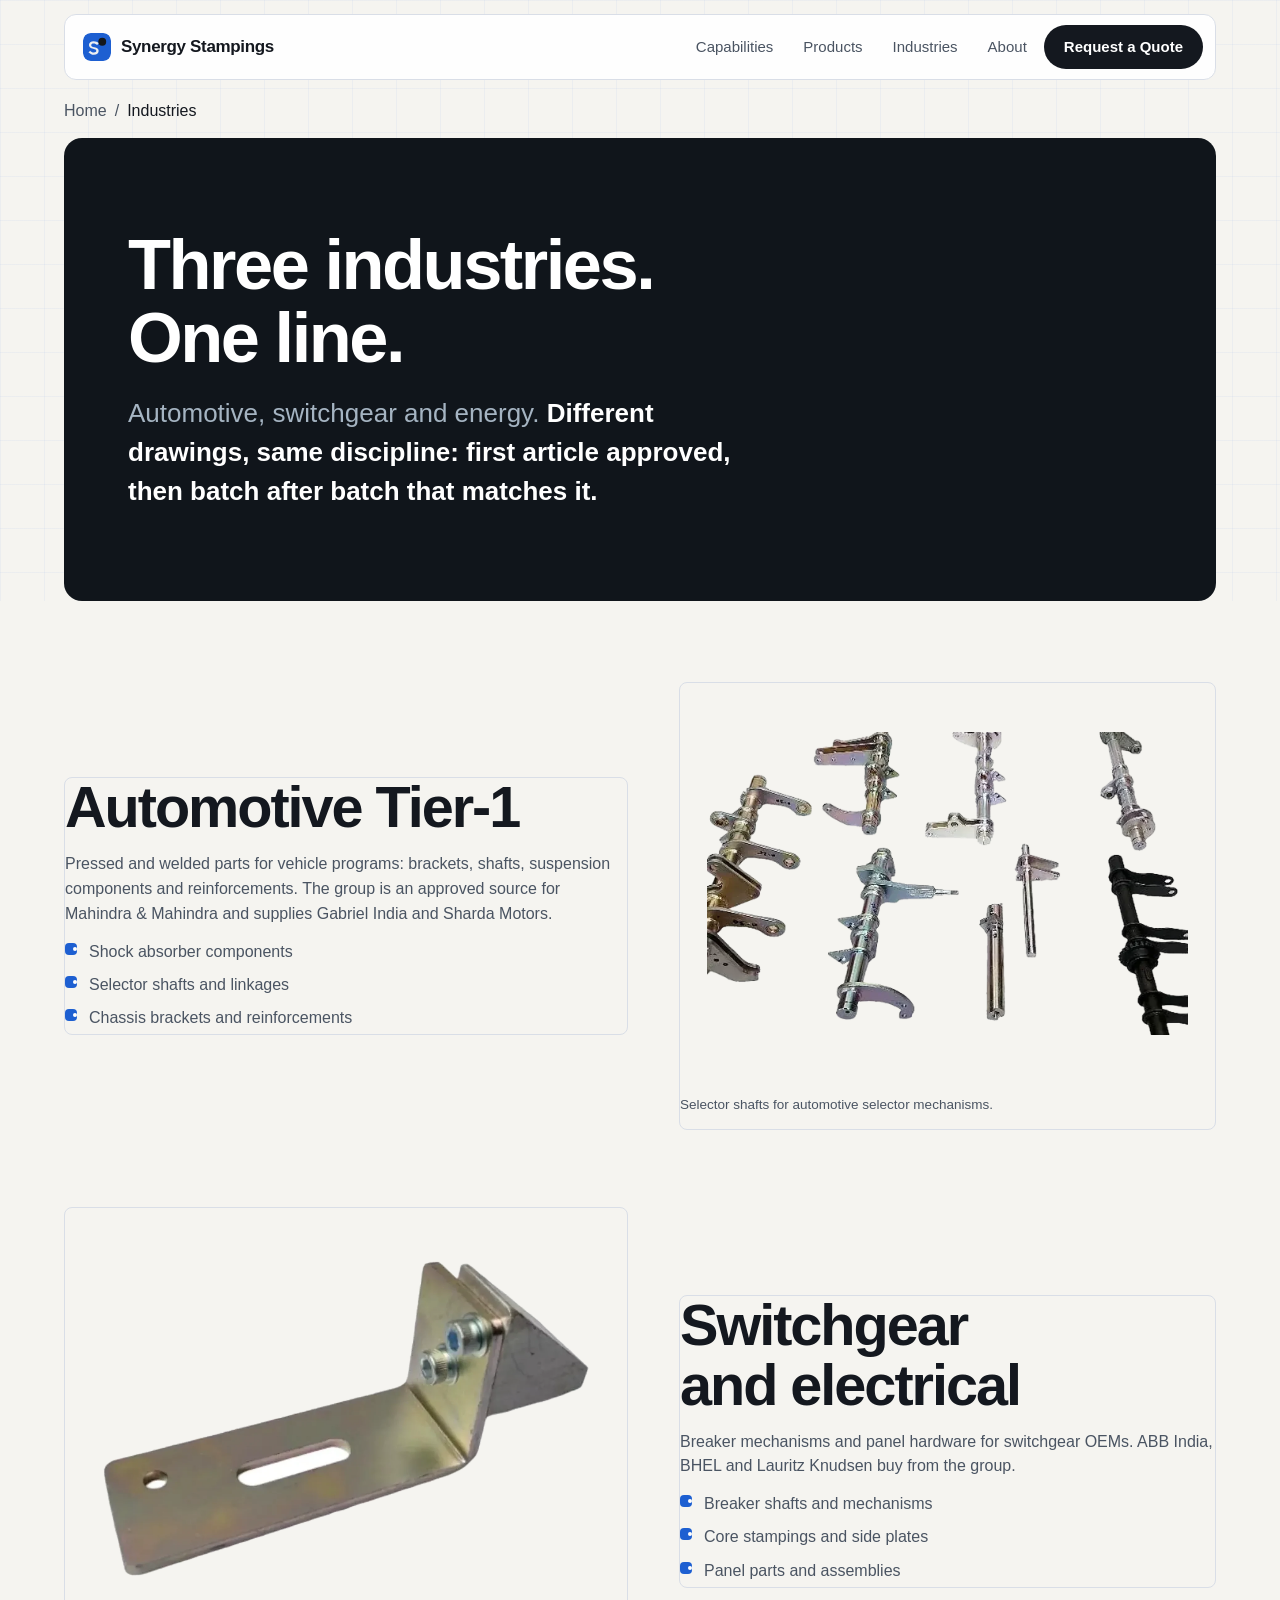
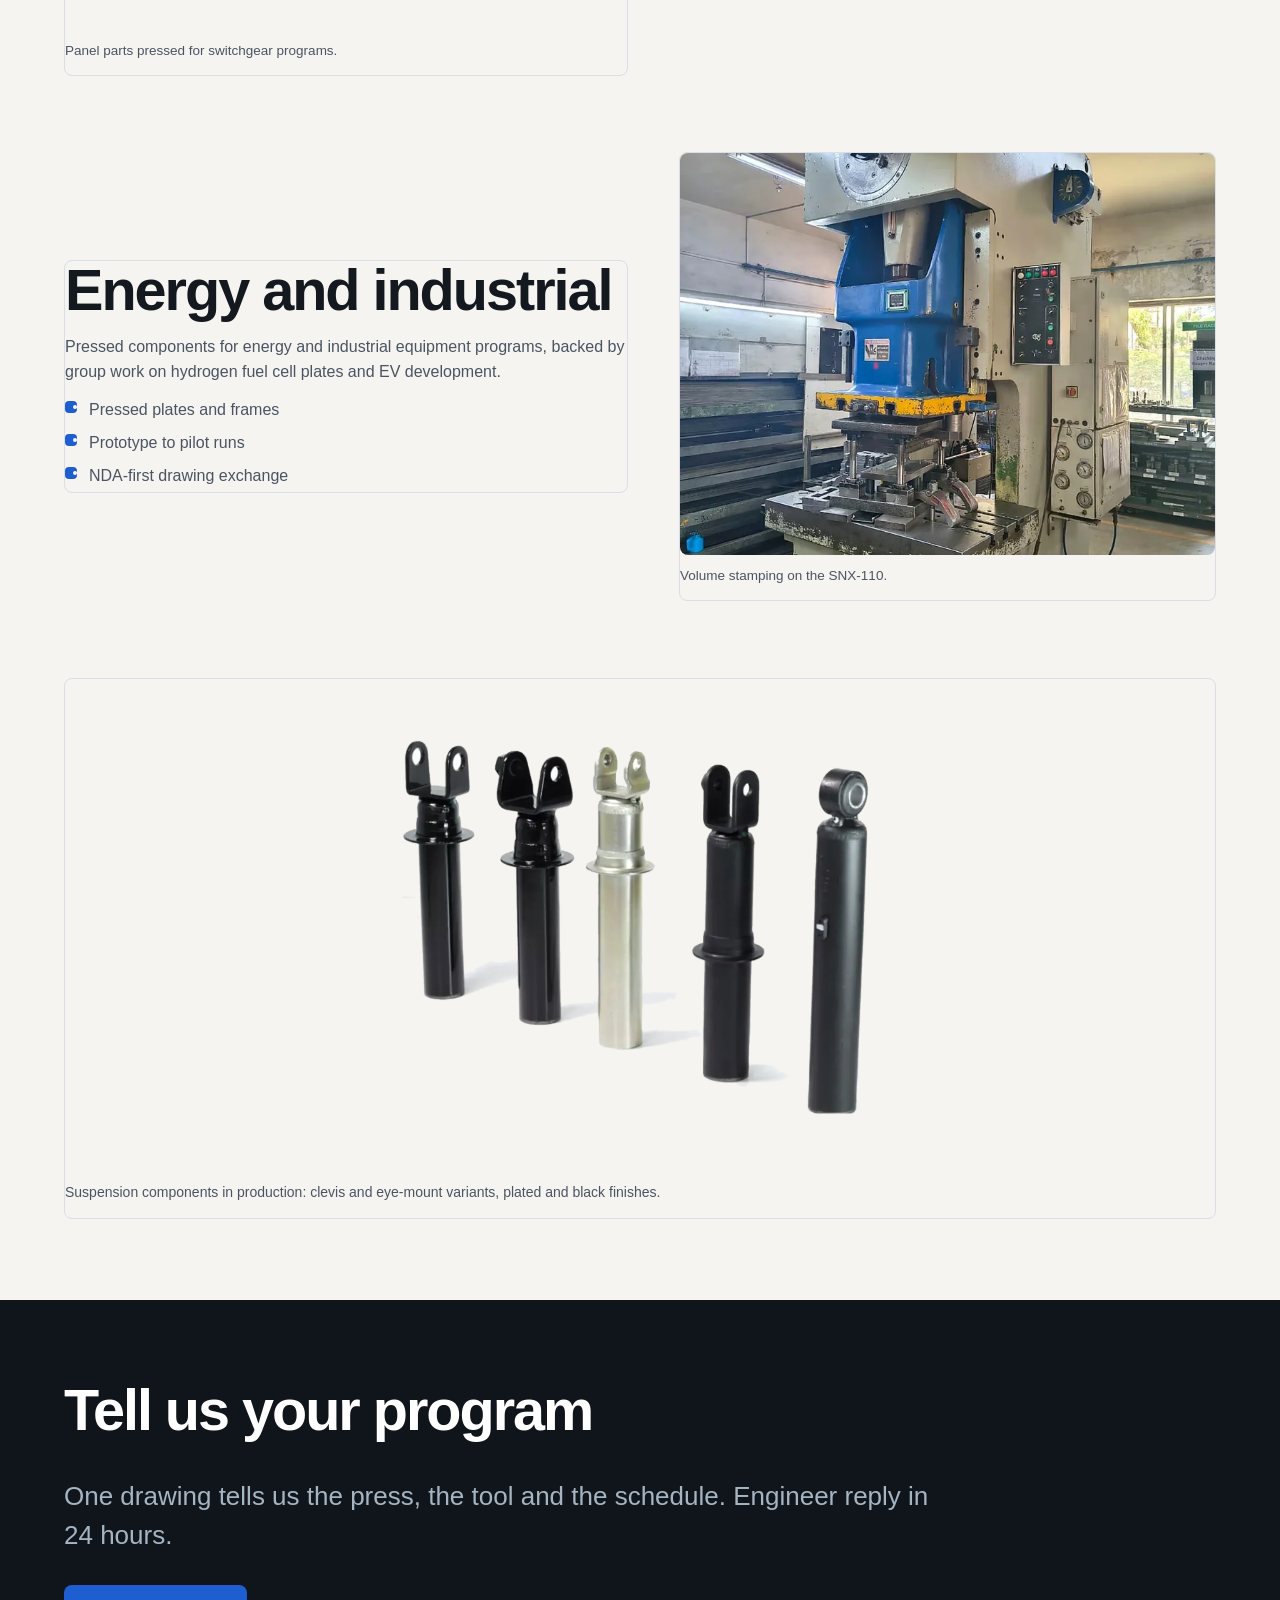
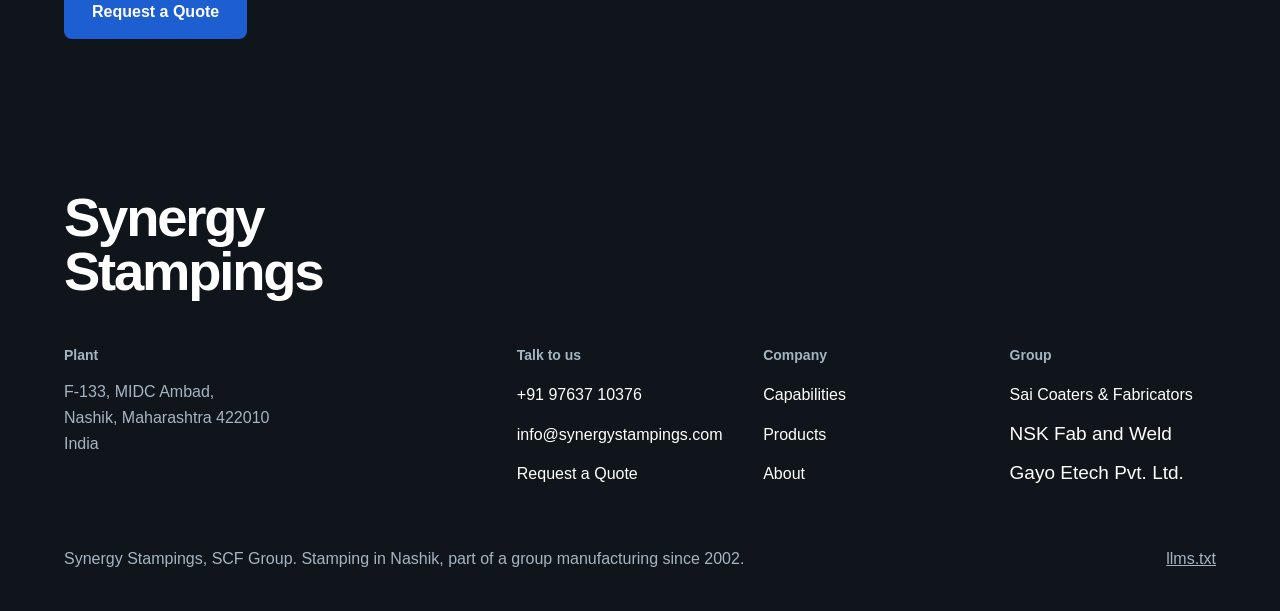
<file: synergy-stampings/industries.html>
<!DOCTYPE html>
<html lang="en">
<head>
<meta charset="UTF-8">
<meta name="viewport" content="width=device-width, initial-scale=1.0">
<title>Industries | Synergy Stampings, Nashik</title>
<meta name="description" content="Precision stampings for automotive Tier-1 programs, switchgear OEMs and energy equipment makers. F-133 MIDC Ambad, Nashik. Part of the SCF Group.">
<link rel="canonical" href="https://site.xseven.us/synergy-stampings/industries.html">
<link rel="icon" type="image/svg+xml" href="favicon.svg">
<link rel="preconnect" href="https://api.fontshare.com">
<link rel="preconnect" href="https://cdn.fontshare.com" crossorigin>
<link href="https://api.fontshare.com/v2/css?f[]=switzer@400,500,600,700&display=swap" rel="stylesheet">
<link rel="stylesheet" href="assets/site.css?v=1792093434">
<script type="application/ld+json">
{
  "@context": "https://schema.org",
  "@type": "BreadcrumbList",
  "itemListElement": [
    { "@type": "ListItem", "position": 1, "name": "Home", "item": "https://site.xseven.us/synergy-stampings/" },
    { "@type": "ListItem", "position": 2, "name": "Industries", "item": "https://site.xseven.us/synergy-stampings/industries.html" }
  ]
}
</script>
<meta property="og:type" content="website">
<meta property="og:title" content="Industries | Synergy Stampings, Nashik">
<meta property="og:description" content="Precision stampings for automotive Tier-1 programs, switchgear OEMs and energy equipment makers. F-133 MIDC Ambad, Nashik. Part of the SCF Group.">
<meta property="og:url" content="https://site.xseven.us/synergy-stampings/industries.html">
<meta property="og:image" content="https://site.xseven.us/synergy-stampings/assets/img/press-seyi-110.webp">
<meta name="twitter:card" content="summary_large_image">
<meta name="twitter:title" content="Industries | Synergy Stampings, Nashik">
<meta name="twitter:description" content="Precision stampings for automotive Tier-1 programs, switchgear OEMs and energy equipment makers. F-133 MIDC Ambad, Nashik. Part of the SCF Group.">
<meta name="twitter:image" content="https://site.xseven.us/synergy-stampings/assets/img/press-seyi-110.webp">
</head>
<body>
<a class="skip" href="#main">Skip to content</a>
<header class="site-head">
  <a class="wordmark" href="index.html"><svg class="mark" viewBox="0 0 32 32" aria-hidden="true"><rect width="32" height="32" rx="8" fill="#1D5FD1"/><circle cx="22" cy="10" r="4.5" fill="#14181C"/><path d="M7 22.5c1.3 1.5 3.2 2.3 5.4 2.3 3.3 0 5.5-1.8 5.5-4.3 0-2.3-1.7-3.5-4.9-4.2-2.6-.6-3.6-1.2-3.6-2.4 0-1.1 1-1.9 2.6-1.9 1.7 0 3.1.7 4.2 1.8l1.7-2.2c-1.4-1.4-3.4-2.2-5.8-2.2-3.1 0-5.3 1.8-5.3 4.3 0 2.4 1.8 3.5 4.9 4.2 2.5.6 3.5 1.2 3.5 2.4 0 1.1-1 1.9-2.7 1.9-1.8 0-3.3-.7-4.4-2l-1.9 2.3z" fill="#EDEFF1"/></svg> <span class="wm-text">Synergy Stampings</span></a>
  <button class="menu-toggle" aria-expanded="false" aria-controls="nav">Menu</button>
  <nav class="site-nav" id="nav" aria-label="Main">
    <a href="capabilities.html">Capabilities</a>
    <a href="products.html">Products</a>
    <a href="industries.html" aria-current="page">Industries</a>
    <a href="about.html">About</a>
    <a class="action" href="quote.html">Request a Quote</a>
  </nav>
</header>
<nav aria-label="Breadcrumb"><ol class="crumbs"><li><a href="index.html">Home</a></li><li>Industries</li></ol></nav>

<main id="main">
<section class="page-hero">
  <h1>Three industries. One line.</h1>
  <p class="lede">Automotive, switchgear and energy. <b>Different drawings, same discipline: first article approved, then batch after batch that matches it.</b></p>
</section>

<section class="chapter on-paper">
  <div class="ind-rows">
  <div class="ind-row rise"><div class="spec on-paper2">
      <h2>Automotive Tier-1</h2>
      <p>Pressed and welded parts for vehicle programs: brackets, shafts, suspension components and reinforcements. The group is an approved source for Mahindra &amp; Mahindra and supplies Gabriel India and Sharda Motors.</p>
      <ul>
        <li>Shock absorber components</li>
        <li>Selector shafts and linkages</li>
        <li>Chassis brackets and reinforcements</li>
      </ul>
    </div><figure class="fig"><img class="cutout" src="assets/img/selector-shafts.webp?v=1792076438" alt="Selector shaft assemblies for automotive programs" loading="lazy"><figcaption>Selector shafts for automotive selector mechanisms.</figcaption></figure></div>
  <div class="ind-row rise"><div class="spec on-paper2">
      <h2>Switchgear and electrical</h2>
      <p>Breaker mechanisms and panel hardware for switchgear OEMs. ABB India, BHEL and Lauritz Knudsen buy from the group.</p>
      <ul>
        <li>Breaker shafts and mechanisms</li>
        <li>Core stampings and side plates</li>
        <li>Panel parts and assemblies</li>
      </ul>
    </div><figure class="fig"><img class="cutout" src="assets/img/panel-assembly-plate.webp?v=1792076438" alt="Pressed plate for an electrical panel assembly" loading="lazy"><figcaption>Panel parts pressed for switchgear programs.</figcaption></figure></div>
  <div class="ind-row rise"><div class="spec on-paper2">
      <h2>Energy and industrial</h2>
      <p>Pressed components for energy and industrial equipment programs, backed by group work on hydrogen fuel cell plates and EV development.</p>
      <ul>
        <li>Pressed plates and frames</li>
        <li>Prototype to pilot runs</li>
        <li>NDA-first drawing exchange</li>
      </ul>
    </div><figure class="fig"><img src="assets/img/press-seyi-110.webp?v=1792076438" alt="SEYI SNX-110 press" loading="lazy"><figcaption>Volume stamping on the SNX-110.</figcaption></figure></div>
</div>
<figure class="fig ind-banner rise"><img class="cutout" src="assets/img/shock-absorber-variants.webp?v=1792076438" alt="Shock absorber damper bodies for suspension programs" loading="lazy"><figcaption>Suspension components in production: clevis and eye-mount variants, plated and black finishes.</figcaption></figure></section>

<section class="chapter on-dark">
  <h2 style="color:#fff;">Tell us your program</h2>
  <p class="lead" style="margin-bottom:30px;">One drawing tells us the press, the tool and the schedule. Engineer reply in 24 hours.</p>
  <a class="btn" href="quote.html">Request a Quote</a>
</section>
</main>

<footer class="site-foot">
  <div class="foot-name">Synergy<br>Stampings</div>
  <div class="foot-grid">
    <div><p class="foot-h">Plant</p><address>F-133, MIDC Ambad,<br>Nashik, Maharashtra 422010<br>India</address></div>
    <div><p class="foot-h">Talk to us</p><ul><li><a href="tel:+919763710376">+91 97637 10376</a></li><li><a href="mailto:info@synergystampings.com">info@synergystampings.com</a></li><li><a href="quote.html">Request a Quote</a></li></ul></div>
    <div><p class="foot-h">Company</p><ul><li><a href="capabilities.html">Capabilities</a></li><li><a href="products.html">Products</a></li><li><a href="about.html">About</a></li></ul></div>
    <div><p class="foot-h">Group</p><ul><li><a href="https://site.xseven.us/sai-coaters/" rel="noopener">Sai Coaters &amp; Fabricators</a></li><li>NSK Fab and Weld</li><li>Gayo Etech Pvt. Ltd.</li></ul></div>
  </div>
  <div class="foot-legal"><span>Synergy Stampings, SCF Group. Stamping in Nashik, part of a group manufacturing since 2002.</span><span><a href="llms.txt" style="color:inherit;">llms.txt</a></span></div>
</footer>
<script src="assets/site.js?v=1792093434" defer></script>
</body>
</html>
</file>
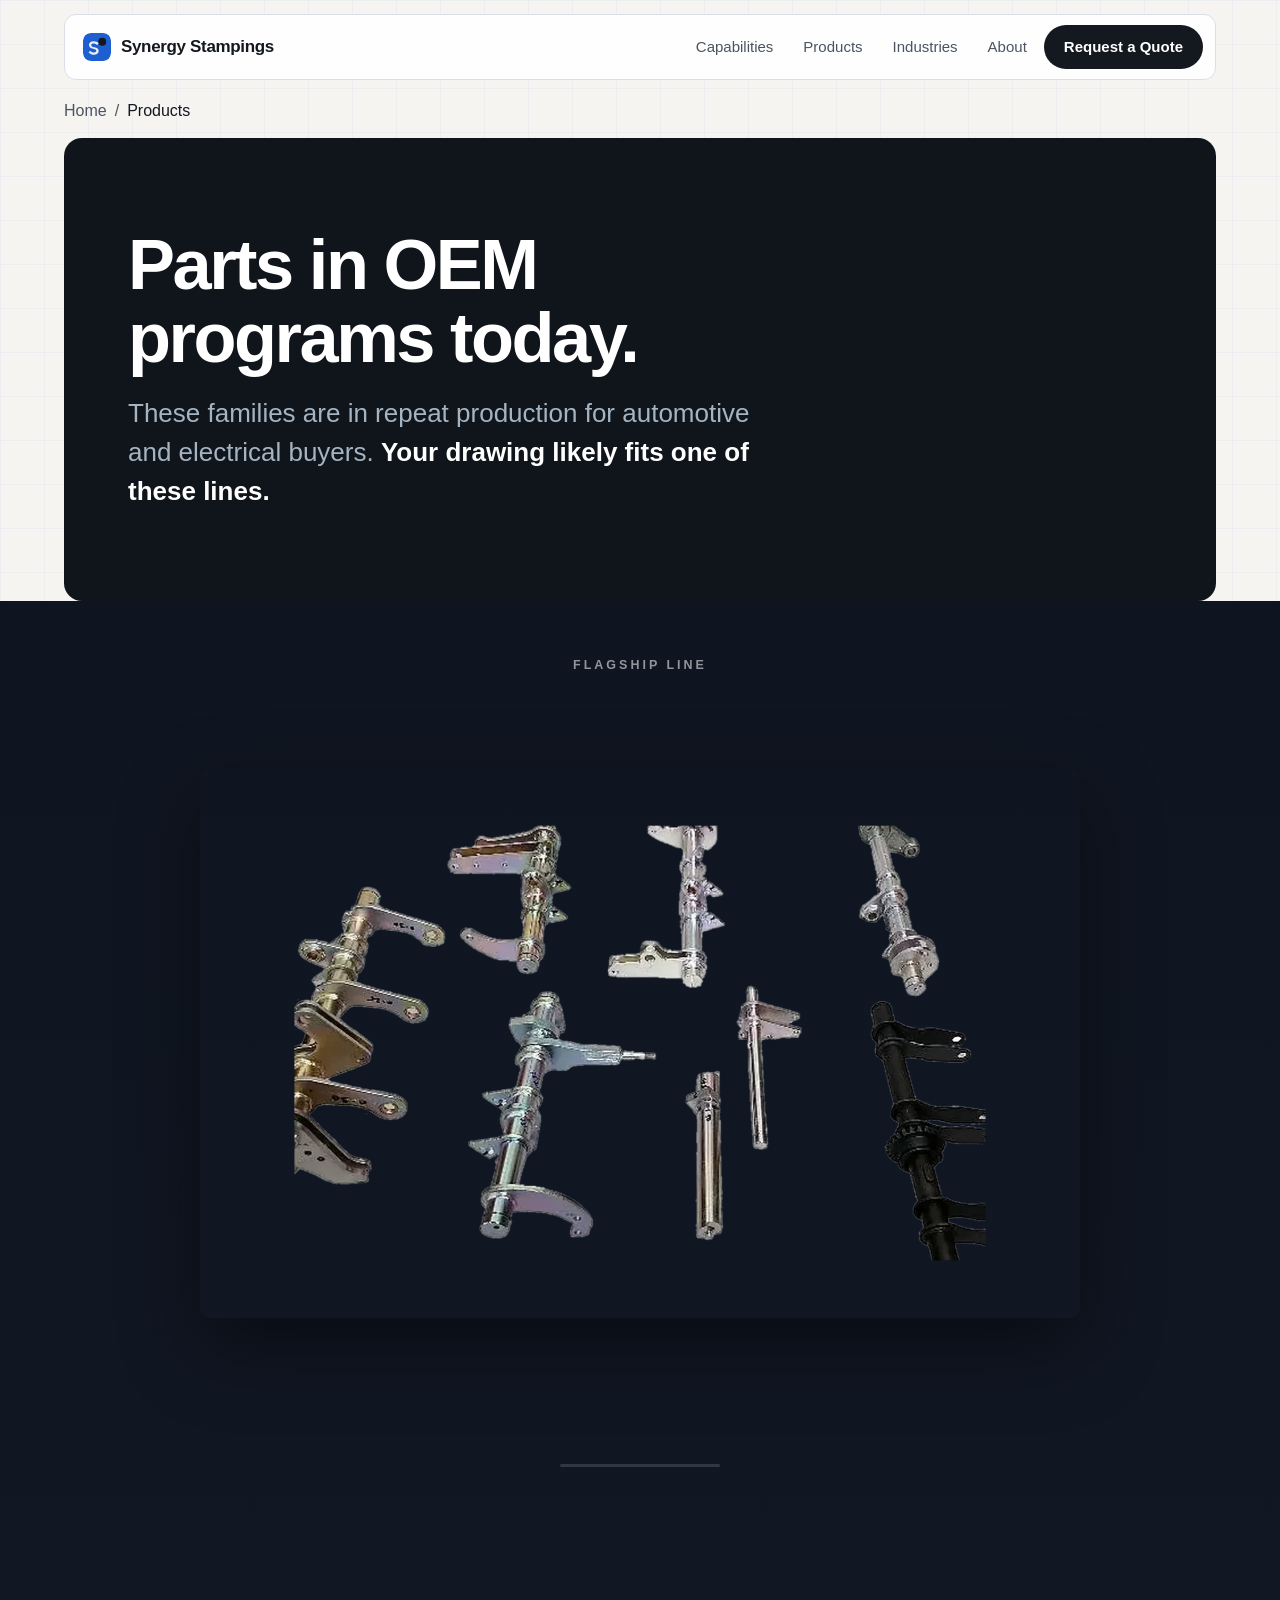
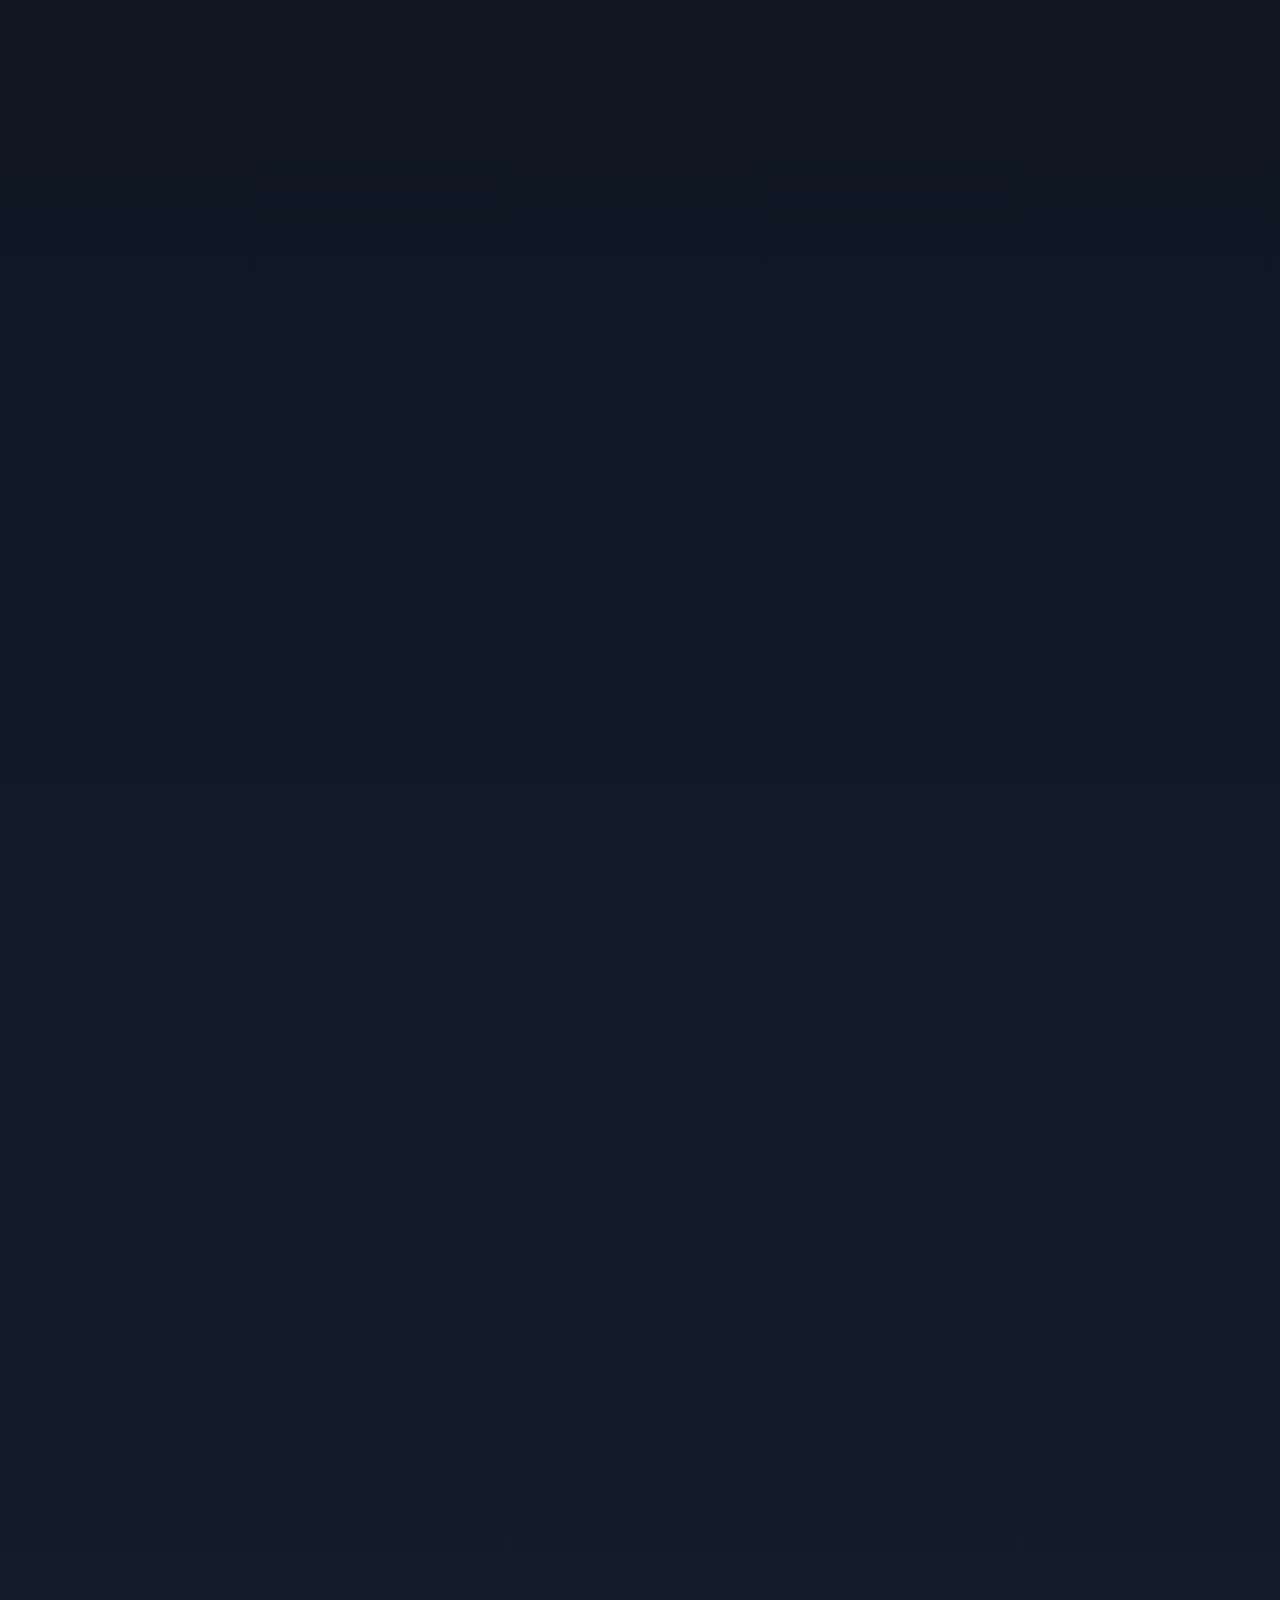
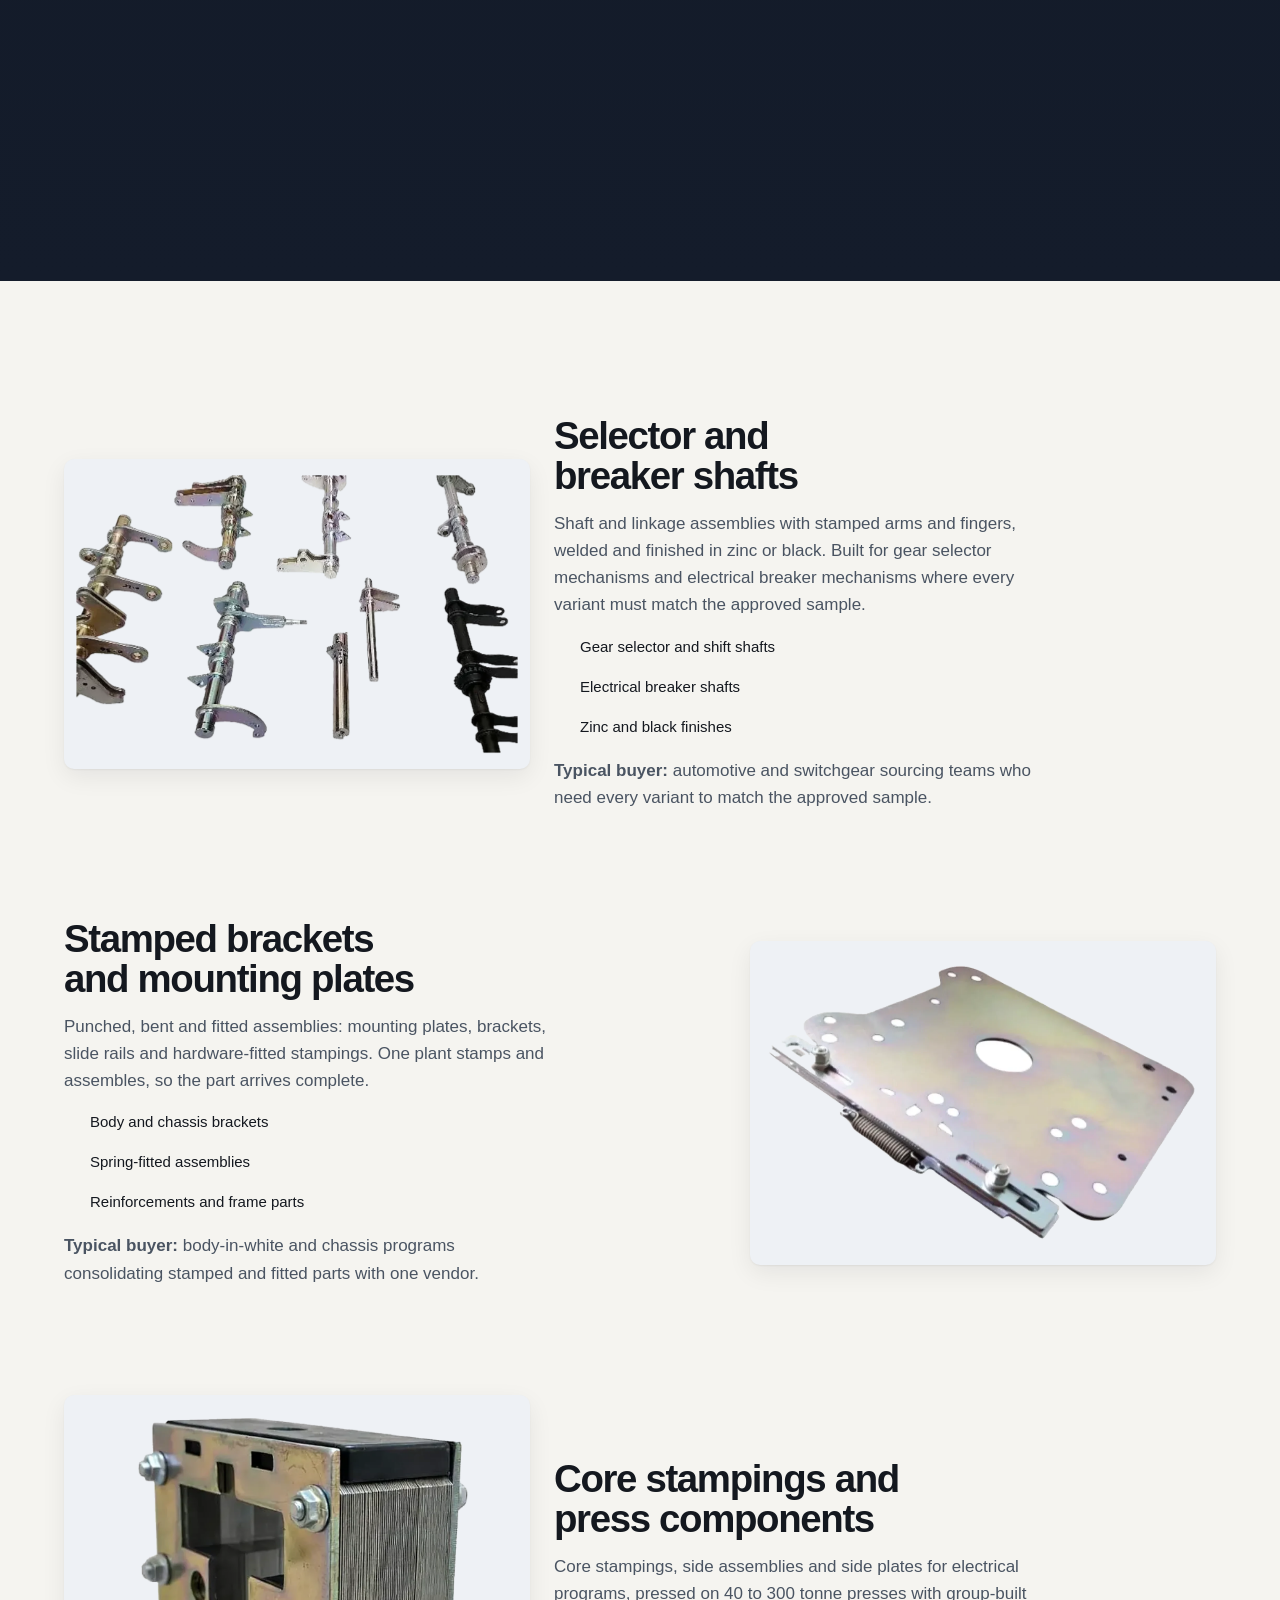
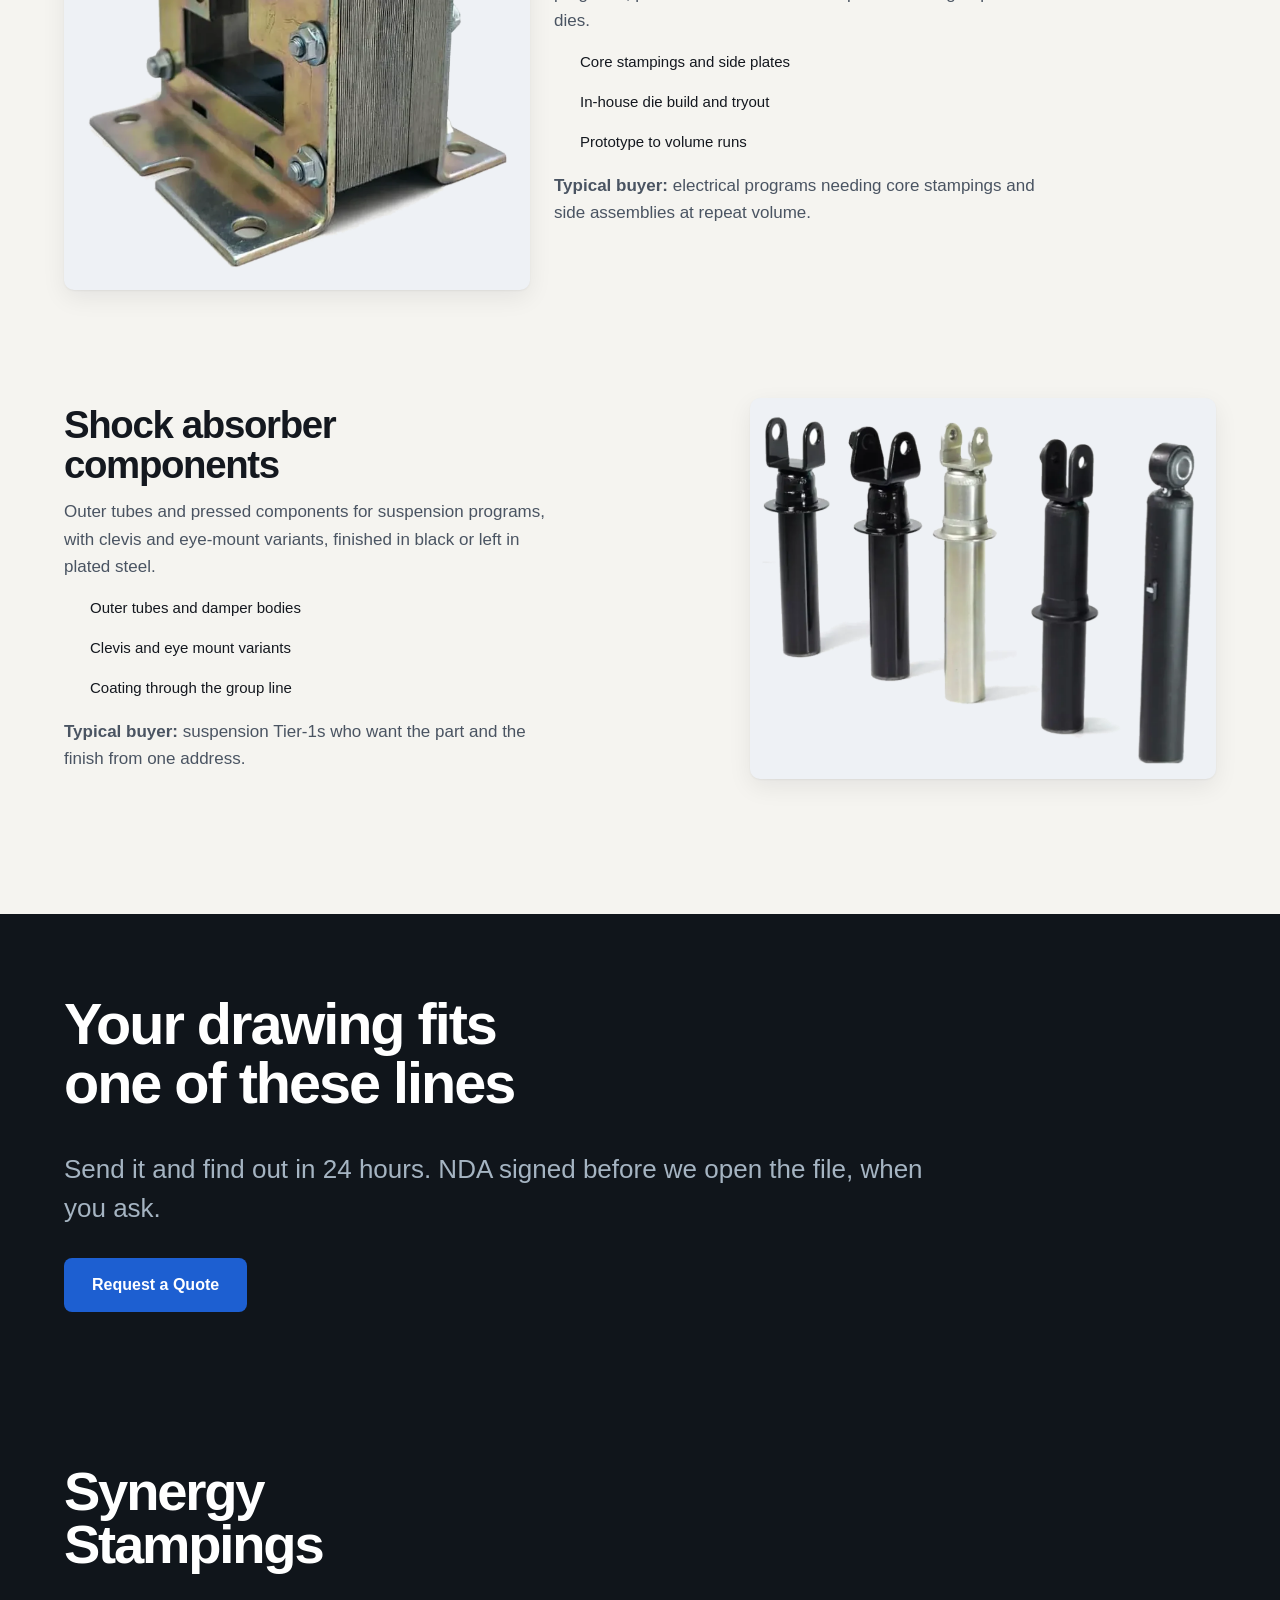
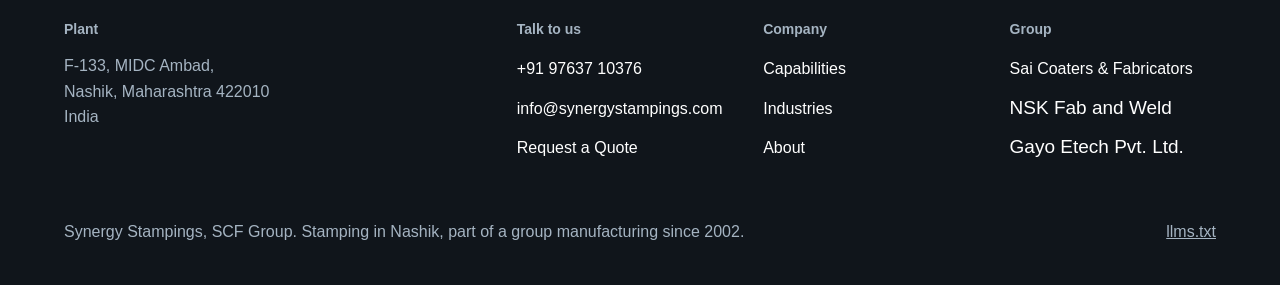
<file: synergy-stampings/products.html>
<!DOCTYPE html>
<html lang="en">
<head>
<meta charset="UTF-8">
<meta name="viewport" content="width=device-width, initial-scale=1.0">
<title>Products | Synergy Stampings, Nashik</title>
<meta name="description" content="Selector shafts, breaker shafts, stamped brackets, core stampings, shock absorber tubes and panel parts, stamped in Nashik for automotive and electrical OEMs.">
<link rel="canonical" href="https://site.xseven.us/synergy-stampings/products.html">
<link rel="icon" type="image/svg+xml" href="favicon.svg">
<link rel="preconnect" href="https://api.fontshare.com">
<link rel="preconnect" href="https://cdn.fontshare.com" crossorigin>
<link href="https://api.fontshare.com/v2/css?f[]=switzer@400,500,600,700&display=swap" rel="stylesheet">
<link rel="stylesheet" href="assets/site.css?v=1792093434">
<script type="application/ld+json">
{
  "@context": "https://schema.org",
  "@graph": [
    { "@type": "BreadcrumbList", "itemListElement": [
      { "@type": "ListItem", "position": 1, "name": "Home", "item": "https://site.xseven.us/synergy-stampings/" },
      { "@type": "ListItem", "position": 2, "name": "Products", "item": "https://site.xseven.us/synergy-stampings/products.html" }
    ]},
    { "@type": "ItemList", "name": "Products manufactured by Synergy Stampings",
      "itemListElement": [
        { "@type": "Product", "position": 1, "name": "Selector and breaker shafts", "description": "Stamped, welded shaft and linkage assemblies for automotive and switchgear programs." },
        { "@type": "Product", "position": 2, "name": "Stamped brackets and mounting plates", "description": "Punched, bent and fitted stamped assemblies to drawing." },
        { "@type": "Product", "position": 3, "name": "Core stampings and press components", "description": "Core stampings, side assemblies and side plates for electrical programs." },
        { "@type": "Product", "position": 4, "name": "Shock absorber components", "description": "Outer tubes and pressed components for suspension programs." },
        { "@type": "Product", "position": 5, "name": "Panel parts and assemblies", "description": "Pressed plates and components for electrical panel assemblies." }
      ]}
  ]
}
</script>
<meta property="og:type" content="website">
<meta property="og:title" content="Products | Synergy Stampings, Nashik">
<meta property="og:description" content="Selector shafts, breaker shafts, stamped brackets, core stampings, shock absorber tubes and panel parts, stamped in Nashik for automotive and electrical OEMs.">
<meta property="og:url" content="https://site.xseven.us/synergy-stampings/products.html">
<meta property="og:image" content="https://site.xseven.us/synergy-stampings/assets/img/press-seyi-110.webp">
<meta name="twitter:card" content="summary_large_image">
<meta name="twitter:title" content="Products | Synergy Stampings, Nashik">
<meta name="twitter:description" content="Selector shafts, breaker shafts, stamped brackets, core stampings, shock absorber tubes and panel parts, stamped in Nashik for automotive and electrical OEMs.">
<meta name="twitter:image" content="https://site.xseven.us/synergy-stampings/assets/img/press-seyi-110.webp">
</head>
<body>
<a class="skip" href="#main">Skip to content</a>
<header class="site-head">
  <a class="wordmark" href="index.html"><svg class="mark" viewBox="0 0 32 32" aria-hidden="true"><rect width="32" height="32" rx="8" fill="#1D5FD1"/><circle cx="22" cy="10" r="4.5" fill="#14181C"/><path d="M7 22.5c1.3 1.5 3.2 2.3 5.4 2.3 3.3 0 5.5-1.8 5.5-4.3 0-2.3-1.7-3.5-4.9-4.2-2.6-.6-3.6-1.2-3.6-2.4 0-1.1 1-1.9 2.6-1.9 1.7 0 3.1.7 4.2 1.8l1.7-2.2c-1.4-1.4-3.4-2.2-5.8-2.2-3.1 0-5.3 1.8-5.3 4.3 0 2.4 1.8 3.5 4.9 4.2 2.5.6 3.5 1.2 3.5 2.4 0 1.1-1 1.9-2.7 1.9-1.8 0-3.3-.7-4.4-2l-1.9 2.3z" fill="#EDEFF1"/></svg> <span class="wm-text">Synergy Stampings</span></a>
  <button class="menu-toggle" aria-expanded="false" aria-controls="nav">Menu</button>
  <nav class="site-nav" id="nav" aria-label="Main">
    <a href="capabilities.html">Capabilities</a>
    <a href="products.html" aria-current="page">Products</a>
    <a href="industries.html">Industries</a>
    <a href="about.html">About</a>
    <a class="action" href="quote.html">Request a Quote</a>
  </nav>
</header>
<nav aria-label="Breadcrumb"><ol class="crumbs"><li><a href="index.html">Home</a></li><li>Products</li></ol></nav>

<main id="main">
<section class="page-hero">
  <h1>Parts in OEM programs today.</h1>
  <p class="lede">These families are in repeat production for automotive and electrical buyers. <b>Your drawing likely fits one of these lines.</b></p>
</section>
<section class="scene scene-light pshow" data-scene>
  <div class="scene-stage">
    <p class="pshow-kick">Flagship line</p>
    <div class="pshow-frame"><img class="cutout" src="assets/img/selector-shafts.webp?v=1792076438" alt="Gear selector shaft assemblies with stamped fingers"></div>
    <div class="pcall c1" data-word><b>Stamped fingers</b><span>welded to the shaft, one tool</span></div>
    <div class="pcall c2" data-word><b>Zinc or black</b><span>finished in-house, batch after batch</span></div>
    <div class="pcall c3" data-word><b>First article</b><span>approved, then volume on repeat</span></div>
    <p class="scene-sub">Selector and breaker shafts — running in OEM programs today.</p>
    <div class="scene-progress"><i></i></div>
  </div>
</section>

<section class="chapter on-paper">

  <div class="prod-row">
    <div class="p-img" data-zoom><img class="cutout" src="assets/img/selector-shafts.webp?v=1792076438" alt="Gear selector shaft assemblies with stamped fingers" loading="lazy"></div>
    <div class="p-txt">
      <h2>Selector and breaker shafts</h2>
      <p>Shaft and linkage assemblies with stamped arms and fingers, welded and finished in zinc or black. Built for gear selector mechanisms and electrical breaker mechanisms where every variant must match the approved sample.</p>
      <ul class="tagline-list" style="list-style:none; margin-top:12px;">
        <li style="font-size:15px; padding:4px 0 4px 26px; position:relative;">Gear selector and shift shafts</li>
        <li style="font-size:15px; padding:4px 0 4px 26px; position:relative;">Electrical breaker shafts</li>
        <li style="font-size:15px; padding:4px 0 4px 26px; position:relative;">Zinc and black finishes</li>
      </ul>
      <p style="margin-top:14px; font-size:17px;"><b>Typical buyer:</b> automotive and switchgear sourcing teams who need every variant to match the approved sample.</p>
    </div>
  </div>

  <div class="prod-row rev">
    <div class="p-img" data-zoom><img class="cutout" src="assets/img/mounting-plate-assembly.webp?v=1792076438" alt="Stamped mounting plate with spring-loaded slide rail" loading="lazy"></div>
    <div class="p-txt">
      <h2>Stamped brackets and mounting plates</h2>
      <p>Punched, bent and fitted assemblies: mounting plates, brackets, slide rails and hardware-fitted stampings. One plant stamps and assembles, so the part arrives complete.</p>
      <ul class="tagline-list" style="list-style:none; margin-top:12px;">
        <li style="font-size:15px; padding:4px 0 4px 26px; position:relative;">Body and chassis brackets</li>
        <li style="font-size:15px; padding:4px 0 4px 26px; position:relative;">Spring-fitted assemblies</li>
        <li style="font-size:15px; padding:4px 0 4px 26px; position:relative;">Reinforcements and frame parts</li>
      </ul>
      <p style="margin-top:14px; font-size:17px;"><b>Typical buyer:</b> body-in-white and chassis programs consolidating stamped and fitted parts with one vendor.</p>
    </div>
  </div>

  <div class="prod-row">
    <div class="p-img" data-zoom><img class="cutout" src="assets/img/core-stamping-assembly.webp?v=1792076438" alt="Core stamping assembly with clamping frame" loading="lazy"></div>
    <div class="p-txt">
      <h2>Core stampings and press components</h2>
      <p>Core stampings, side assemblies and side plates for electrical programs, pressed on 40 to 300 tonne presses with group-built dies.</p>
      <ul class="tagline-list" style="list-style:none; margin-top:12px;">
        <li style="font-size:15px; padding:4px 0 4px 26px; position:relative;">Core stampings and side plates</li>
        <li style="font-size:15px; padding:4px 0 4px 26px; position:relative;">In-house die build and tryout</li>
        <li style="font-size:15px; padding:4px 0 4px 26px; position:relative;">Prototype to volume runs</li>
      </ul>
      <p style="margin-top:14px; font-size:17px;"><b>Typical buyer:</b> electrical programs needing core stampings and side assemblies at repeat volume.</p>
    </div>
  </div>

  <div class="prod-row rev">
    <div class="p-img" data-zoom><img class="cutout" src="assets/img/shock-absorber-variants.webp?v=1792076438" alt="Shock absorber damper bodies with clevis and eye mounts" loading="lazy"></div>
    <div class="p-txt">
      <h2>Shock absorber components</h2>
      <p>Outer tubes and pressed components for suspension programs, with clevis and eye-mount variants, finished in black or left in plated steel.</p>
      <ul class="tagline-list" style="list-style:none; margin-top:12px;">
        <li style="font-size:15px; padding:4px 0 4px 26px; position:relative;">Outer tubes and damper bodies</li>
        <li style="font-size:15px; padding:4px 0 4px 26px; position:relative;">Clevis and eye mount variants</li>
        <li style="font-size:15px; padding:4px 0 4px 26px; position:relative;">Coating through the group line</li>
      </ul>
      <p style="margin-top:14px; font-size:17px;"><b>Typical buyer:</b> suspension Tier-1s who want the part and the finish from one address.</p>
    </div>
  </div>

</section>

<section class="chapter on-dark">
  <h2 style="color:#fff;">Your drawing fits one of these lines</h2>
  <p class="lead" style="margin-bottom:30px;">Send it and find out in 24 hours. NDA signed before we open the file, when you ask.</p>
  <a class="btn" href="quote.html">Request a Quote</a>
</section>
</main>

<footer class="site-foot">
  <div class="foot-name">Synergy<br>Stampings</div>
  <div class="foot-grid">
    <div><p class="foot-h">Plant</p><address>F-133, MIDC Ambad,<br>Nashik, Maharashtra 422010<br>India</address></div>
    <div><p class="foot-h">Talk to us</p><ul><li><a href="tel:+919763710376">+91 97637 10376</a></li><li><a href="mailto:info@synergystampings.com">info@synergystampings.com</a></li><li><a href="quote.html">Request a Quote</a></li></ul></div>
    <div><p class="foot-h">Company</p><ul><li><a href="capabilities.html">Capabilities</a></li><li><a href="industries.html">Industries</a></li><li><a href="about.html">About</a></li></ul></div>
    <div><p class="foot-h">Group</p><ul><li><a href="https://site.xseven.us/sai-coaters/" rel="noopener">Sai Coaters &amp; Fabricators</a></li><li>NSK Fab and Weld</li><li>Gayo Etech Pvt. Ltd.</li></ul></div>
  </div>
  <div class="foot-legal"><span>Synergy Stampings, SCF Group. Stamping in Nashik, part of a group manufacturing since 2002.</span><span><a href="llms.txt" style="color:inherit;">llms.txt</a></span></div>
</footer>
<script src="assets/scrollfx.js?v=1792093434" defer></script>
<script src="assets/site.js?v=1792093434" defer></script>
</body>
</html>
</file>
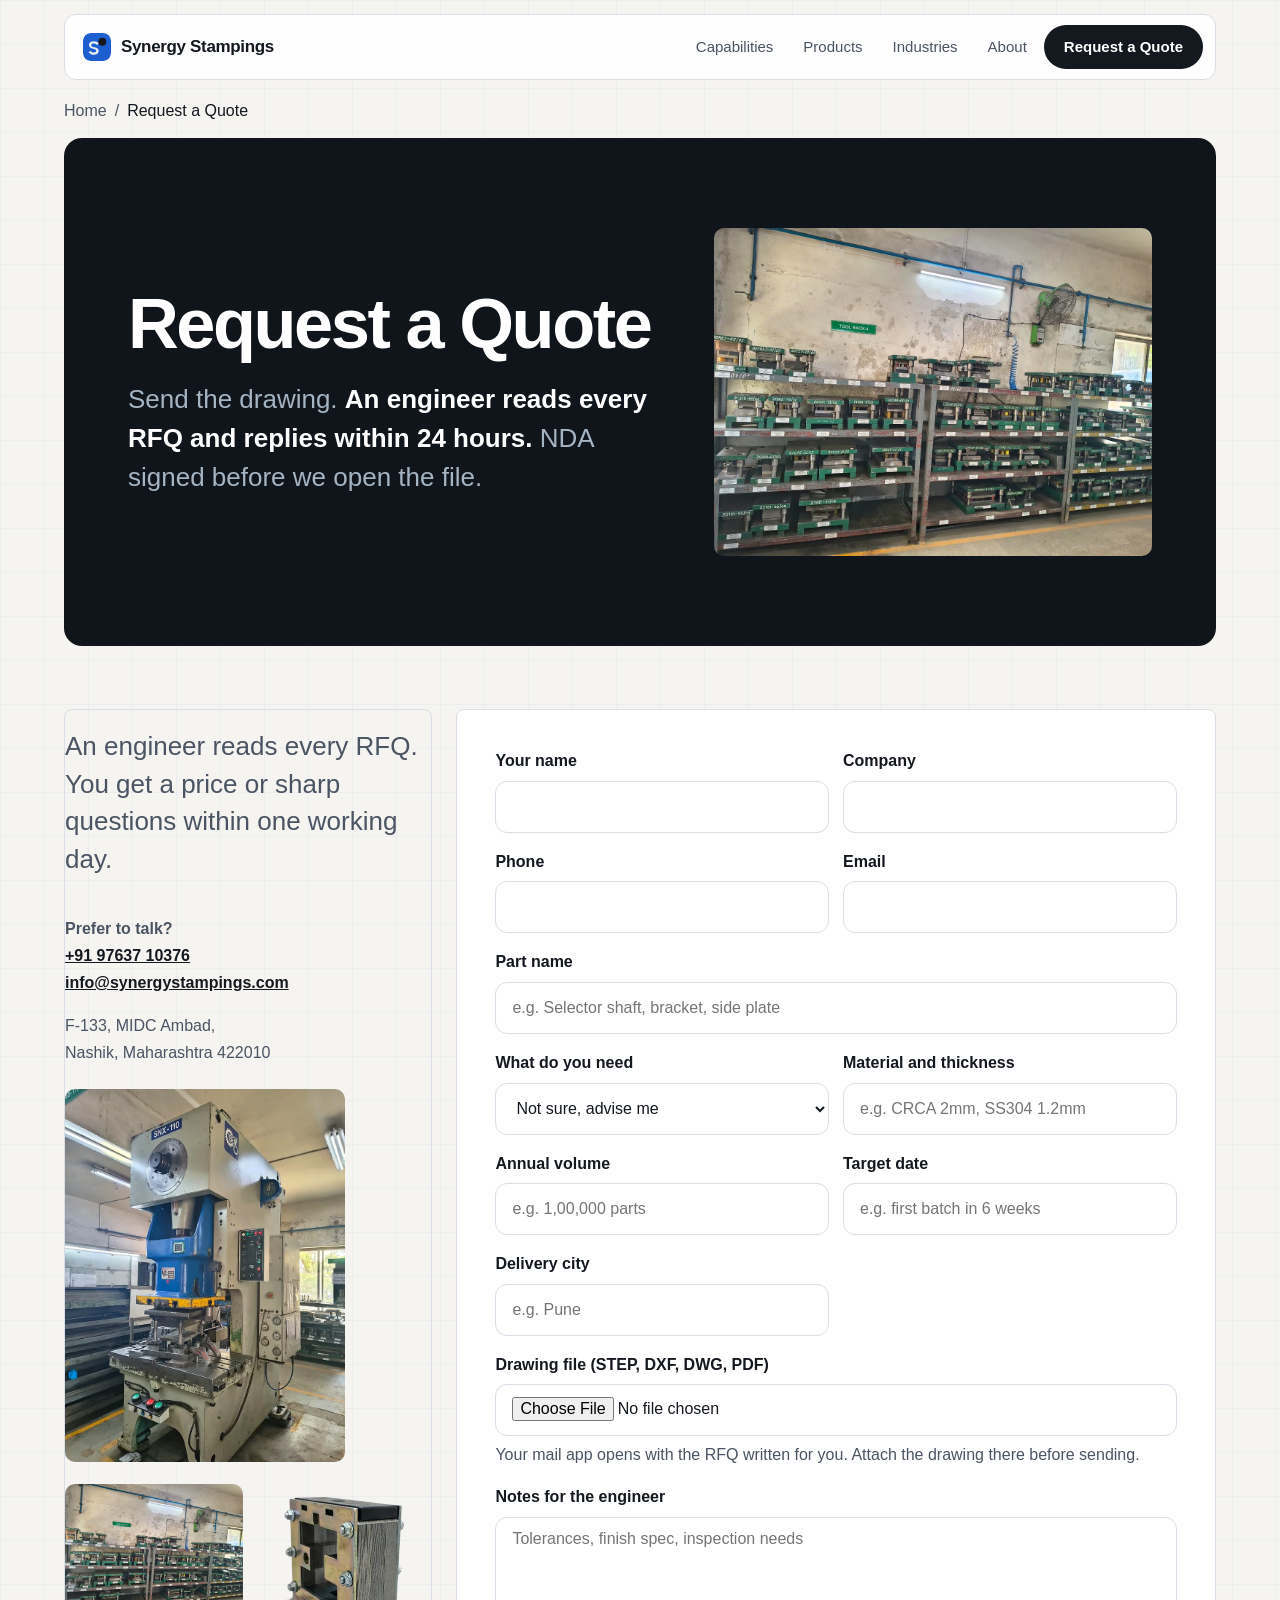
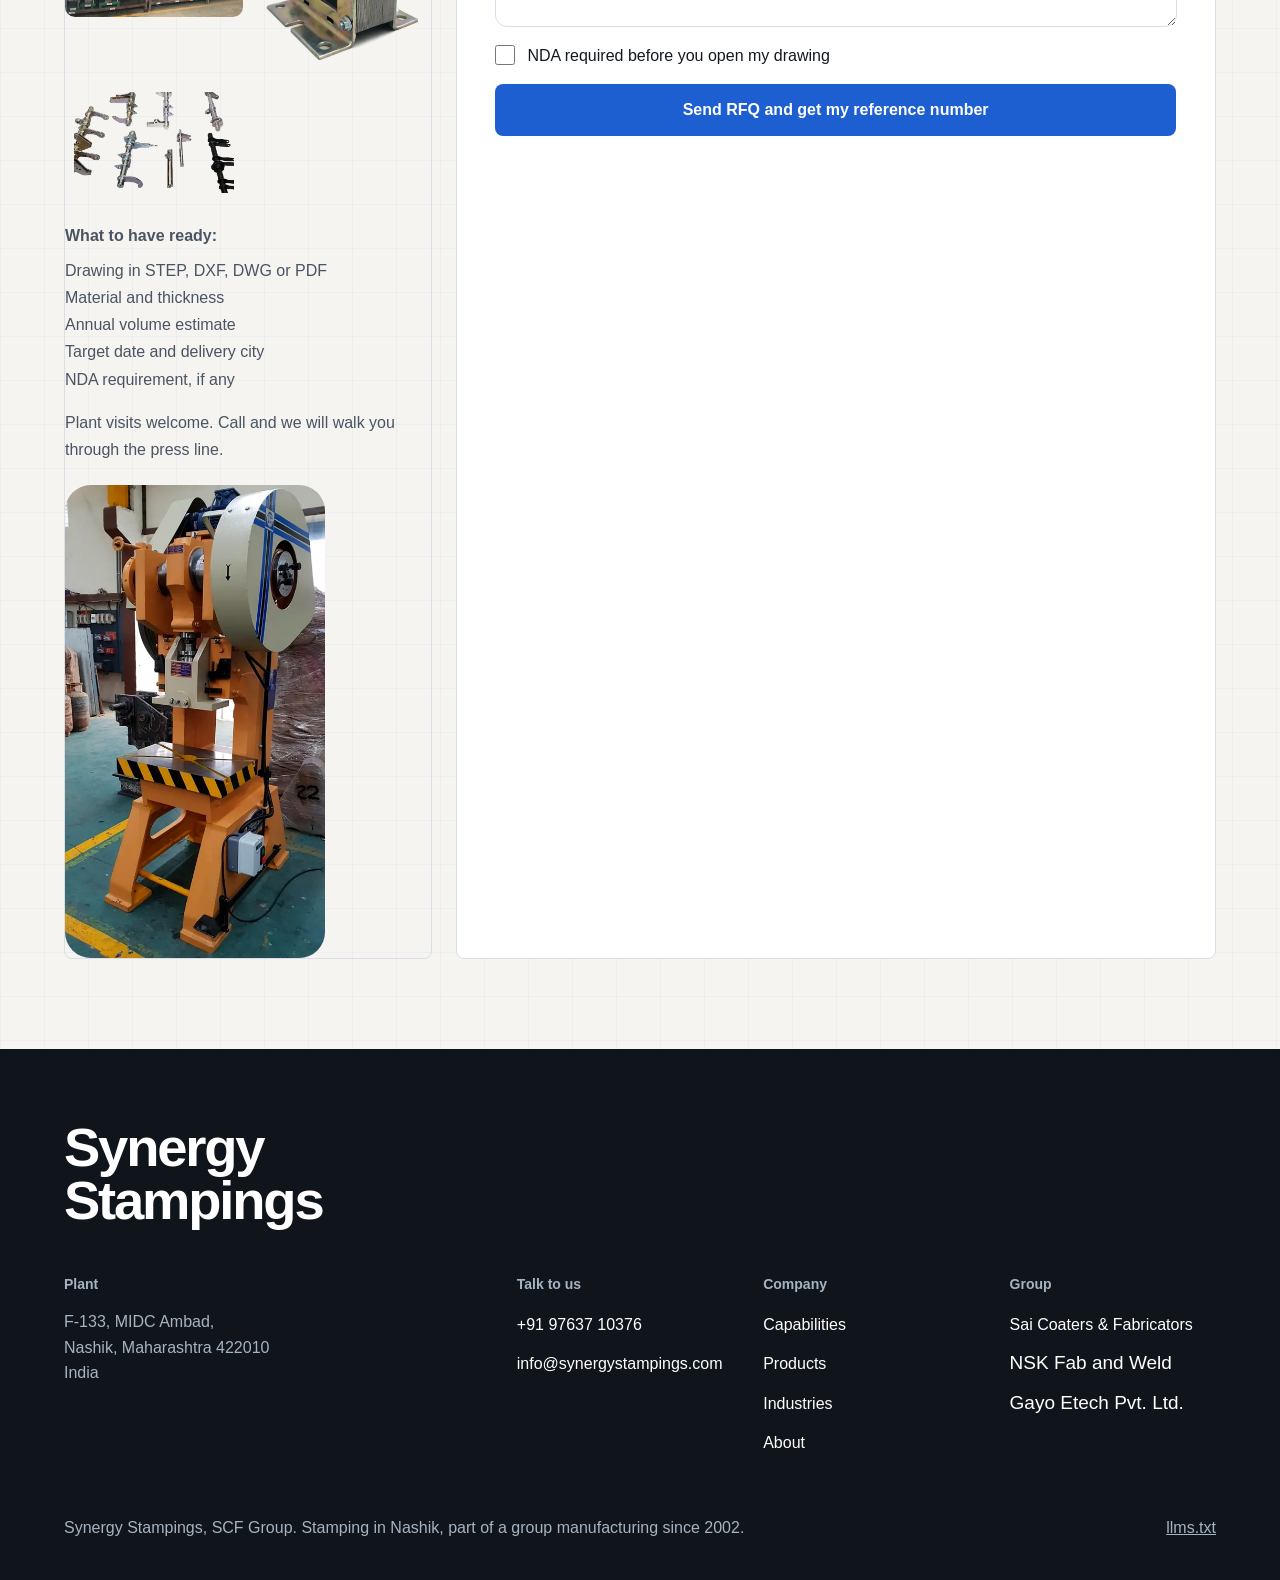
<file: synergy-stampings/quote.html>
<!DOCTYPE html>
<html lang="en">
<head>
<meta charset="UTF-8">
<meta name="viewport" content="width=device-width, initial-scale=1.0">
<title>Request a Quote in 24 Hours | Synergy Stampings</title>
<meta name="description" content="Send your stamping drawing and get a quote within 24 hours from an engineer. STEP, DXF, DWG or PDF. F-133 MIDC Ambad, Nashik.">
<link rel="canonical" href="https://site.xseven.us/synergy-stampings/quote.html">
<link rel="icon" type="image/svg+xml" href="favicon.svg">
<link rel="preconnect" href="https://api.fontshare.com">
<link rel="preconnect" href="https://cdn.fontshare.com" crossorigin>
<link href="https://api.fontshare.com/v2/css?f[]=switzer@400,500,600,700&display=swap" rel="stylesheet">
<link rel="stylesheet" href="assets/site.css?v=1792093434">
<script type="application/ld+json">
{
  "@context": "https://schema.org",
  "@type": "BreadcrumbList",
  "itemListElement": [
    { "@type": "ListItem", "position": 1, "name": "Home", "item": "https://site.xseven.us/synergy-stampings/" },
    { "@type": "ListItem", "position": 2, "name": "Request a Quote", "item": "https://site.xseven.us/synergy-stampings/quote.html" }
  ]
}
</script>
<meta property="og:type" content="website">
<meta property="og:title" content="Request a Quote in 24 Hours | Synergy Stampings">
<meta property="og:description" content="Send your stamping drawing and get a quote within 24 hours from an engineer. STEP, DXF, DWG or PDF. F-133 MIDC Ambad, Nashik.">
<meta property="og:url" content="https://site.xseven.us/synergy-stampings/quote.html">
<meta property="og:image" content="https://site.xseven.us/synergy-stampings/assets/img/press-seyi-110.webp">
<meta name="twitter:card" content="summary_large_image">
<meta name="twitter:title" content="Request a Quote in 24 Hours | Synergy Stampings">
<meta name="twitter:description" content="Send your stamping drawing and get a quote within 24 hours from an engineer. STEP, DXF, DWG or PDF. F-133 MIDC Ambad, Nashik.">
<meta name="twitter:image" content="https://site.xseven.us/synergy-stampings/assets/img/press-seyi-110.webp">
</head>
<body>
<a class="skip" href="#main">Skip to content</a>
<header class="site-head">
  <a class="wordmark" href="index.html"><svg class="mark" viewBox="0 0 32 32" aria-hidden="true"><rect width="32" height="32" rx="8" fill="#1D5FD1"/><circle cx="22" cy="10" r="4.5" fill="#14181C"/><path d="M7 22.5c1.3 1.5 3.2 2.3 5.4 2.3 3.3 0 5.5-1.8 5.5-4.3 0-2.3-1.7-3.5-4.9-4.2-2.6-.6-3.6-1.2-3.6-2.4 0-1.1 1-1.9 2.6-1.9 1.7 0 3.1.7 4.2 1.8l1.7-2.2c-1.4-1.4-3.4-2.2-5.8-2.2-3.1 0-5.3 1.8-5.3 4.3 0 2.4 1.8 3.5 4.9 4.2 2.5.6 3.5 1.2 3.5 2.4 0 1.1-1 1.9-2.7 1.9-1.8 0-3.3-.7-4.4-2l-1.9 2.3z" fill="#EDEFF1"/></svg> <span class="wm-text">Synergy Stampings</span></a>
  <button class="menu-toggle" aria-expanded="false" aria-controls="nav">Menu</button>
  <nav class="site-nav" id="nav" aria-label="Main">
    <a href="capabilities.html">Capabilities</a>
    <a href="products.html">Products</a>
    <a href="industries.html">Industries</a>
    <a href="about.html">About</a>
    <a class="action" href="quote.html" aria-current="page">Request a Quote</a>
  </nav>
</header>
<nav aria-label="Breadcrumb"><ol class="crumbs"><li><a href="index.html">Home</a></li><li>Request a Quote</li></ol></nav>

<main id="main">
<section class="page-hero with-photo">
  <div>
    <h1>Request a Quote</h1>
    <p class="lede">Send the drawing. <b>An engineer reads every RFQ and replies within 24 hours.</b> NDA signed before we open the file.</p>
  </div>
  <img src="assets/img/tool-room-rack.webp?v=1792076438" alt="Tagged press tools in the F-133 tool room" loading="lazy">
</section>
<section class="quote-wrap">
  <div class="quote-side">
    
    <p class="promise">An engineer reads every RFQ. You get a price or sharp questions within one working day.</p>
    <div class="contact-alt">
      <p><b>Prefer to talk?</b></p>
      <p><a href="tel:+919763710376">+91 97637 10376</a><br>
      <a href="mailto:info@synergystampings.com">info@synergystampings.com</a></p>
      <p style="margin-top:16px;">F-133, MIDC Ambad,<br>Nashik, Maharashtra 422010</p>
      <img src="assets/img/press-seyi-110.webp?v=1792076438" alt="SEYI SNX-110 press on the F-133 floor" loading="lazy" style="margin:22px 0; max-width:280px;">
      <div style="display:grid; grid-template-columns:1fr 1fr; gap:10px; margin-top:22px;"><img src="assets/img/tool-room-rack.webp?v=1792076438" alt="Tagged press tools in the tool room" loading="lazy" style="width:100%;"><img class="cutout" src="assets/img/core-stamping-assembly.webp?v=1792076438" alt="Core stamping assembly" loading="lazy" style="width:100%;"><img class="cutout" src="assets/img/selector-shafts.webp?v=1792076438" alt="Selector shaft assemblies" loading="lazy" style="width:100%;"></div>
      <p style="margin-top:20px;"><b>What to have ready:</b></p>
      <ul style="list-style:none; margin-top:8px; font-size:16px; line-height:1.7;">
        <li>Drawing in STEP, DXF, DWG or PDF</li>
        <li>Material and thickness</li>
        <li>Annual volume estimate</li>
        <li>Target date and delivery city</li>
        <li>NDA requirement, if any</li>
      </ul>
      <p style="margin-top:16px;">Plant visits welcome. Call and we will walk you through the press line.</p>
      <img src="assets/img/press-50t.webp?v=1792076438" alt="50 tonne press at Synergy Stampings" loading="lazy" style="margin-top:22px; border-radius:26px; max-width:260px;">
    </div>
  </div>

  <form class="quote-form" data-rfq data-email="info@synergystampings.com" data-wa="919763710376">
    <input type="hidden" name="site" value="synergy">
    <input type="text" name="website" tabindex="-1" autocomplete="off" aria-hidden="true" aria-label="Leave this field empty" style="position:absolute;left:-9999px;top:-9999px">
    <div class="field"><label for="q-name">Your name</label><input id="q-name" name="name" type="text" required autocomplete="name"></div>
    <div class="field"><label for="q-company">Company</label><input id="q-company" name="company" type="text" required autocomplete="organization"></div>
    <div class="field"><label for="q-phone">Phone</label><input id="q-phone" name="phone" type="tel" required autocomplete="tel"></div>
    <div class="field"><label for="q-email">Email</label><input id="q-email" name="email" type="email" required autocomplete="email"></div>
    <div class="field full"><label for="q-part">Part name</label><input id="q-part" name="part" type="text" placeholder="e.g. Selector shaft, bracket, side plate" required></div>
    <div class="field">
      <label for="q-process">What do you need</label>
      <select id="q-process" name="process">
        <option value="">Not sure, advise me</option>
        <option value="Stamping only">Stamping only</option>
        <option value="Stamping + welding">Stamping + welding</option>
        <option value="Stamping + coating">Stamping + coating</option>
        <option value="Stamping + assembly">Stamping + assembly</option>
        <option value="New tool build + production">New tool build + production</option>
      </select>
    </div>
    <div class="field"><label for="q-material">Material and thickness</label><input id="q-material" name="material" type="text" placeholder="e.g. CRCA 2mm, SS304 1.2mm"></div>
    <div class="field"><label for="q-volume">Annual volume</label><input id="q-volume" name="volume" type="text" placeholder="e.g. 1,00,000 parts"></div>
    <div class="field"><label for="q-date">Target date</label><input id="q-date" name="date" type="text" placeholder="e.g. first batch in 6 weeks"></div>
    <div class="field"><label for="q-city">Delivery city</label><input id="q-city" name="city" type="text" placeholder="e.g. Pune"></div>
    <div class="field full">
      <label for="q-drawing">Drawing file (STEP, DXF, DWG, PDF)</label>
      <input id="q-drawing" name="drawing" type="file" accept=".step,.stp,.dxf,.dwg,.pdf,.jpg,.png">
      <span class="hint">Your mail app opens with the RFQ written for you. Attach the drawing there before sending.</span>
    </div>
    <div class="field full"><label for="q-notes">Notes for the engineer</label><textarea id="q-notes" name="notes" placeholder="Tolerances, finish spec, inspection needs"></textarea></div>
    <label class="check-row"><input type="checkbox" name="nda" value="yes"> NDA required before you open my drawing</label>
    <div class="field full"><button class="btn" type="submit">Send RFQ and get my reference number</button></div>
    <div class="quote-confirm" role="status">
      <b>Your RFQ is ready.</b>
      <div class="ref"></div>
      <p class="confirm-msg">Your email app has opened with everything written. Attach your drawing and press send. Keep the reference number above; quote it on call or WhatsApp and we will find your RFQ instantly.</p>
      <p style="margin-top:12px;">You can also confirm on WhatsApp: <a class="wa-link" href="https://wa.me/919763710376?text=RFQ%20reference%3A%20" target="_blank" rel="noopener" style="color:#9CC0FF; font-weight:700;">send the reference to our desk</a></p>
    </div>
  </form>
</section>
</main>

<footer class="site-foot">
  <div class="foot-name">Synergy<br>Stampings</div>
  <div class="foot-grid">
    <div><p class="foot-h">Plant</p><address>F-133, MIDC Ambad,<br>Nashik, Maharashtra 422010<br>India</address></div>
    <div><p class="foot-h">Talk to us</p><ul><li><a href="tel:+919763710376">+91 97637 10376</a></li><li><a href="mailto:info@synergystampings.com">info@synergystampings.com</a></li></ul></div>
    <div><p class="foot-h">Company</p><ul><li><a href="capabilities.html">Capabilities</a></li><li><a href="products.html">Products</a></li><li><a href="industries.html">Industries</a></li><li><a href="about.html">About</a></li></ul></div>
    <div><p class="foot-h">Group</p><ul><li><a href="https://site.xseven.us/sai-coaters/" rel="noopener">Sai Coaters &amp; Fabricators</a></li><li>NSK Fab and Weld</li><li>Gayo Etech Pvt. Ltd.</li></ul></div>
  </div>
  <div class="foot-legal"><span>Synergy Stampings, SCF Group. Stamping in Nashik, part of a group manufacturing since 2002.</span><span><a href="llms.txt" style="color:inherit;">llms.txt</a></span></div>
</footer>
<script src="assets/site.js?v=1792093434" defer></script>
</body>
</html>
</file>
<file: sai-coaters/assets/site.css>
/* Sai Coaters & Fabricators — modern industrial system
   Light precision UI, navy ink, safety-orange accent, dark navy contrast sections. */

:root {
  --bg: #F7F8F9;
  --surface: #FFFFFF;
  --surface-2: #EFF2F4;
  --line: #E4E9ED;
  --ink: #0B1D2B;
  --ink-2: #44586A;
  --navy: #0B1D2B;
  --navy-2: #10293D;
  --orange: #FF6A00;
  --muted-dark: #9FB3C2;

  --font-display: 'Space Grotesk', sans-serif;
  --font-text: 'Inter', sans-serif;

  --step-small: clamp(0.8125rem, 0.79rem + 0.1vw, 0.875rem);
  --step-body: clamp(1.0625rem, 1rem + 0.25vw, 1.1875rem);
  --step-lead: clamp(1.25rem, 1.1rem + 0.7vw, 1.625rem);
  --step-head: clamp(2rem, 1.3rem + 3.2vw, 3.6rem);
  --step-hero: clamp(2.4rem, 1.4rem + 4.2vw, 4.4rem);

  --margin: clamp(20px, 5vw, 80px);
  --r-lg: 20px;
  --r-md: 14px;
  --shadow: 0 1px 2px rgba(11,29,43,0.05), 0 8px 24px rgba(11,29,43,0.07);
  --shadow-lg: 0 2px 4px rgba(11,29,43,0.06), 0 18px 48px rgba(11,29,43,0.12);
  --spring: cubic-bezier(0.34, 1.4, 0.44, 1);
}

* { margin: 0; padding: 0; box-sizing: border-box; }
html { scroll-behavior: smooth; }
body {
  font-family: var(--font-text);
  font-size: var(--step-body);
  line-height: 1.6;
  color: var(--ink);
  background: var(--bg);
  -webkit-font-smoothing: antialiased;
}
::selection { background: var(--orange); color: var(--ink); }
a { color: inherit; }
img { display: block; max-width: 100%; }
:focus-visible { outline: 3px solid var(--orange); outline-offset: 2px; border-radius: 6px; }

h1, h2, h3, .display {
  font-family: var(--font-display);
  font-weight: 700;
  letter-spacing: -0.035em;
  line-height: 1.04;
  text-wrap: balance;
}

.skip { position: absolute; left: -999px; top: 8px; background: var(--ink); color: #fff; padding: 10px 16px; z-index: 200; border-radius: 8px; }
.skip:focus { left: 8px; }

/* ---------- header: floating bar ---------- */
.site-head {
  position: sticky; top: 14px; z-index: 100;
  margin: 14px var(--margin) 0;
  display: flex; align-items: center; gap: 18px;
  background: rgba(255,255,255,0.9);
  -webkit-backdrop-filter: blur(14px); backdrop-filter: blur(14px);
  border: 1px solid var(--line);
  border-radius: 16px;
  padding: 10px 12px 10px 18px;
  box-shadow: 0 4px 24px rgba(11,29,43,0.06);
}
.wordmark {
  display: flex; align-items: center; gap: 10px;
  font-family: var(--font-display); font-weight: 700; letter-spacing: -0.02em;
  font-size: 17px; text-decoration: none; white-space: nowrap;
}
.wordmark .mark { width: 28px; height: 28px; flex: none; border-radius: 8px; }
.site-nav { display: flex; align-items: center; gap: 4px; margin-left: auto; }
.site-nav a {
  padding: 9px 13px; border-radius: 10px;
  color: var(--ink-2); text-decoration: none; font-size: 15px; font-weight: 500;
  transition: background 160ms ease, color 160ms ease;
}
.site-nav a:hover { background: var(--surface-2); color: var(--ink); }
.site-nav a.head-phone { font-weight: 600; color: var(--ink); }
.site-nav a.action { background: var(--ink); color: #fff; font-weight: 600; padding: 10px 20px; border-radius: 999px; }
.site-nav a.action:hover { background: var(--orange); color: var(--ink); }
.menu-toggle { display: none; }

/* ---------- hero: modern split ---------- */
.hero { padding: clamp(40px, 8vh, 90px) var(--margin) 0; }
.hero-grid {
  display: grid; grid-template-columns: 1.05fr 0.95fr;
  gap: clamp(28px, 4vw, 64px); align-items: start;
}
.hero-copy { padding-top: clamp(8px, 3vh, 40px); }
.hero-eyebrow {
  display: inline-flex; align-items: center; gap: 8px;
  font-size: 14px; font-weight: 600; color: var(--ink-2);
  background: var(--surface-2); border-radius: 999px;
  padding: 7px 14px; margin-bottom: 22px;
}
.hero-eyebrow .dot { width: 8px; height: 8px; border-radius: 50%; background: var(--orange); }
.hero-title { font-size: var(--step-hero); max-width: 15ch; }
.hero-title .line { display: block; overflow: hidden; }
.hero-title .line > span { display: inline-block; transform: translateY(110%); }
.hero-standfirst {
  margin-top: 22px; max-width: 46ch;
  font-size: var(--step-lead); line-height: 1.5; color: var(--ink-2);
}
.hero-standfirst b { color: var(--ink); }
.hero-proof { margin-top: 22px; display: flex; flex-wrap: wrap; gap: 8px; }
.hero-proof span {
  font-size: 14px; font-weight: 600; color: var(--ink);
  background: var(--surface-2);
  padding: 8px 14px; border-radius: 999px;
}
.hero-actions { margin-top: 30px; display: flex; gap: 12px; flex-wrap: wrap; align-items: center; }

.btn {
  display: inline-flex; align-items: center; justify-content: center; gap: 10px;
  min-height: 52px; padding: 14px 28px;
  font-family: var(--font-display); font-weight: 700; font-size: 16px;
  text-decoration: none; border: 0; cursor: pointer; border-radius: 999px;
  background: var(--orange); color: var(--ink);
  transition: transform 220ms var(--spring), background 160ms ease, box-shadow 220ms ease;
}
.btn:hover { background: var(--ink); color: #fff; transform: translateY(-2px); box-shadow: var(--shadow-lg); }
.btn.secondary { background: var(--surface); color: var(--ink); border: 1px solid var(--line); }
.btn.secondary:hover { background: var(--surface-2); color: var(--ink); box-shadow: var(--shadow); }
.btn.on-dark { background: #fff; color: var(--ink); }
.btn.on-dark:hover { background: var(--orange); color: var(--ink); }

.hero-media { position: relative; }
.hero-media .frame {
  border-radius: var(--r-lg); overflow: hidden; box-shadow: var(--shadow-lg);
}
.hero-media img { width: 100%; max-height: 560px; object-fit: cover; transition: transform 600ms ease; }
.hero-media:hover img { transform: scale(1.02); }
.hero-media .tag {
  position: absolute; left: 16px; bottom: 16px;
  background: rgba(11,29,43,0.88); color: #fff; -webkit-backdrop-filter: blur(8px); backdrop-filter: blur(8px);
  font-size: 14px; font-weight: 600; padding: 10px 16px; border-radius: 999px;
}

/* proof bar under hero */
.proof-bar { margin-top: clamp(36px, 7vh, 70px); padding: 26px 0; border-top: 1px solid var(--line); }
.proof-bar .note { font-size: 14px; color: var(--ink-2); margin-bottom: 14px; font-weight: 500; }
.proof-bar .names {
  display: flex; flex-wrap: wrap; gap: 10px 30px; align-items: center;
  font-family: var(--font-display); font-weight: 600; font-size: clamp(1rem, 1.6vw, 1.25rem); letter-spacing: -0.01em; color: var(--ink-2);
}

/* ---------- generic section ---------- */
.section { padding: clamp(48px, 9vh, 96px) var(--margin); }
.section.dark { background: var(--navy); color: #fff; }
.section.tint { background: var(--surface-2); }
.section-head { max-width: 720px; margin-bottom: clamp(36px, 6vh, 60px); }
.section-head h2 { font-size: var(--step-head); }
.section-head p { margin-top: 16px; font-size: var(--step-lead); color: var(--ink-2); line-height: 1.5; }
.section.dark .section-head p { color: var(--muted-dark); }

/* capability rows */
.cap-rows { display: flex; flex-direction: column; }
.cap-row {
  display: grid; grid-template-columns: 1.1fr 1fr auto; gap: 24px; align-items: baseline;
  padding: 26px 18px; border-bottom: 1px solid rgba(255,255,255,0.12);
  text-decoration: none; color: #fff; border-radius: 12px;
  transition: background 160ms ease, padding-left 220ms var(--spring);
}
.cap-row:hover { background: var(--navy-2); padding-left: 28px; }
.cap-row .name { font-family: var(--font-display); font-weight: 700; letter-spacing: -0.02em; font-size: clamp(1.4rem, 2.4vw, 2.1rem); }
.cap-row:hover .name { color: var(--orange); }
.cap-row .desc { font-size: 16px; line-height: 1.55; color: var(--muted-dark); }
.cap-row .arr { color: var(--muted-dark); font-family: var(--font-display); font-size: 22px; transition: transform 220ms var(--spring), color 160ms; }
.cap-row:hover .arr { transform: translateX(6px); color: var(--orange); }

/* showcase: modern split */
.showcase { display: grid; grid-template-columns: 1fr 1fr; gap: clamp(24px, 4vw, 64px); align-items: center; }
.showcase .media-card {
  border-radius: var(--r-lg); overflow: hidden;
  box-shadow: var(--shadow); background: var(--surface-2);
}
.showcase .media-card img { width: 100%; aspect-ratio: 1; object-fit: cover; }
.tabs { display: flex; gap: 8px; flex-wrap: wrap; }
.tab {
  background: var(--surface); cursor: pointer;
  padding: 9px 18px; border-radius: 999px;
  font-family: var(--font-text); font-size: 15px; font-weight: 500; color: var(--ink-2);
  transition: background 160ms ease, color 160ms ease, border-color 160ms ease;
}
.tab[aria-selected="true"] { background: var(--ink); color: #fff; font-weight: 600; }
.showcase-title { font-size: clamp(1.9rem, 3vw, 2.6rem); margin-top: 24px; }
.showcase-desc { margin-top: 16px; max-width: 44ch; font-size: var(--step-body); color: var(--ink-2); }
.showcase-cta { display: flex; gap: 12px; margin-top: 28px; flex-wrap: wrap; }

/* process: modern cards */
.process-grid { display: grid; grid-template-columns: repeat(3, 1fr); gap: 14px; }
.process-card {
  background: var(--surface); border-radius: var(--r-lg);
  padding: 30px 26px; box-shadow: var(--shadow);
  transition: transform 260ms var(--spring), box-shadow 260ms ease;
}
.process-card:hover { transform: translateY(-4px); box-shadow: var(--shadow-lg); }
.process-card .big {
  font-family: var(--font-display); font-weight: 700; letter-spacing: -0.04em;
  font-size: clamp(2.6rem, 4.6vw, 4rem); line-height: 1; color: var(--orange);
}
.process-card .stage { font-family: var(--font-display); font-weight: 700; font-size: 20px; margin-top: 18px; }
.process-card .stage-desc { font-size: 16px; color: var(--ink-2); margin-top: 8px; line-height: 1.55; }

/* stats: modern figure cards */
.stats-grid { display: grid; grid-template-columns: repeat(3, 1fr); gap: 14px; }
.stat-card { background: var(--navy-2); border-radius: var(--r-lg); padding: 30px 26px; }
.stat-card .n { font-family: var(--font-display); font-weight: 700; font-size: clamp(2.2rem, 4vw, 3.4rem); letter-spacing: -0.04em; color: #fff; line-height: 1; }
.stat-card .l { margin-top: 12px; font-size: 16px; line-height: 1.5; color: var(--muted-dark); }
.stat-card.hot { background: var(--orange); }
.stat-card.hot .n { color: var(--ink); }
.stat-card.hot .l { color: #4A2A12; }

/* prefill widget: modern card */
.prefill-card {
  background: var(--surface); border-radius: var(--r-lg);
  box-shadow: var(--shadow-lg); padding: clamp(28px, 4vw, 48px);
  display: grid; grid-template-columns: 1fr 1fr; gap: 28px; align-items: center;
}
.prefill-card .intro h2 { font-size: clamp(1.8rem, 3vw, 2.6rem); }
.prefill-card .intro p { margin-top: 12px; color: var(--ink-2); font-size: 17px; max-width: 40ch; }
.prefill-card form { display: grid; grid-template-columns: 1fr 1fr; gap: 12px; }
.prefill-card label { display: block; font-size: 14px; font-weight: 600; margin-bottom: 7px; color: var(--ink); }
.prefill-card select, .prefill-card input, .field input, .field select, .field textarea {
  width: 100%; min-height: 52px; padding: 12px 16px; font-size: 16px; font-family: var(--font-text);
  border: 1px solid var(--line); background: var(--surface); color: var(--ink); border-radius: 12px;
  transition: border-color 160ms ease, box-shadow 160ms ease;
}
.prefill-card select:focus, .prefill-card input:focus, .field input:focus, .field select:focus, .field textarea:focus {
  border-color: var(--orange); outline: none; box-shadow: 0 0 0 4px rgba(255,106,0,0.15);
}
.prefill-card .go { grid-column: 1 / -1; justify-self: start; }

/* who buys */
.who-grid { display: grid; grid-template-columns: repeat(4, 1fr); gap: 12px; }
.who {
  background: var(--surface); border-radius: var(--r-lg);
  padding: 26px 22px; text-decoration: none; color: var(--ink);
  display: flex; flex-direction: column; gap: 10px;
  transition: transform 260ms var(--spring), box-shadow 260ms ease, border-color 160ms;
}
.who:hover { transform: translateY(-4px); box-shadow: var(--shadow-lg); border-color: var(--orange); }
.who b { font-family: var(--font-display); font-size: 20px; letter-spacing: -0.01em; }
.who span { font-size: 15px; line-height: 1.55; color: var(--ink-2); }

/* FAQ: soft modern accordion */
.faq-list { display: flex; flex-direction: column; gap: 10px; max-width: 860px; }
.faq-item {
  background: var(--surface); border-radius: var(--r-md);
  transition: border-color 160ms ease, box-shadow 200ms ease;
}
.faq-item summary {
  cursor: pointer; list-style: none; display: flex; align-items: center; justify-content: space-between; gap: 16px;
  padding: 20px 24px; font-family: var(--font-display); font-weight: 600; font-size: 18px; letter-spacing: -0.01em;
}
.faq-item summary::-webkit-details-marker { display: none; }
.faq-item summary .plus { position: relative; width: 18px; height: 18px; flex: none; color: var(--ink-2); }
.faq-item summary .plus::before, .faq-item summary .plus::after {
  content: ""; position: absolute; background: currentColor; left: 50%; top: 50%;
  width: 14px; height: 2px; transform: translate(-50%, -50%);
}
.faq-item summary .plus::after { transform: translate(-50%, -50%) rotate(90deg); transition: transform 200ms ease; }
.faq-item[open] summary .plus::after { transform: translate(-50%, -50%) rotate(0deg); }
.faq-item[open] { box-shadow: var(--shadow); }
.faq-item[open] summary { color: var(--orange); }
.faq-item .answer { padding: 0 24px 22px; font-size: 16px; line-height: 1.65; max-width: 62ch; color: var(--ink-2); }

/* CTA: modern dark panel */
.cta-panel {
  margin: 0 var(--margin) clamp(64px, 12vh, 120px);
  background: var(--navy); color: #fff; border-radius: calc(var(--r-lg) + 8px);
  padding: clamp(44px, 8vw, 96px);
  display: grid; grid-template-columns: 1.2fr 1fr; gap: 40px; align-items: center;
  position: relative; overflow: hidden;
}
.cta-panel h2 { font-size: clamp(2rem, 4.4vw, 3.6rem); max-width: 16ch; }
.cta-panel p { margin-top: 16px; color: var(--muted-dark); font-size: var(--step-lead); max-width: 40ch; line-height: 1.5; }
.cta-panel .right { display: flex; flex-direction: column; gap: 14px; align-items: flex-start; }
.cta-panel .mini { font-size: 15px; color: var(--muted-dark); }

/* footer */
.site-foot { background: var(--navy); color: #fff; padding: clamp(48px, 8vh, 80px) var(--margin) 40px; }
.foot-name { font-family: var(--font-display); font-weight: 700; letter-spacing: -0.04em; font-size: clamp(2rem, 5vw, 3.4rem); line-height: 0.98; }
.foot-grid { display: grid; grid-template-columns: 2fr 1fr 1fr 1fr; gap: 40px; margin-top: 48px; }
.foot-grid h3 { font-size: 14px; font-weight: 600; margin-bottom: 14px; color: var(--muted-dark); font-family: var(--font-text); }
.foot-grid ul { list-style: none; }
.foot-grid li { margin-bottom: 9px; }
.foot-grid a { color: #fff; text-decoration: none; font-size: 16px; }
.foot-grid a:hover { color: var(--orange); }
.foot-grid p, .foot-grid address { font-size: 16px; line-height: 1.6; color: var(--muted-dark); font-style: normal; }
.foot-legal { margin-top: 48px; font-size: 14px; color: var(--muted-dark); display: flex; justify-content: space-between; gap: 20px; flex-wrap: wrap; }

/* ---------- inner pages ---------- */
.page-hero { background: var(--navy); color: #fff; margin: 14px var(--margin) 0; border-radius: calc(var(--r-lg) + 8px); padding: clamp(48px, 10vh, 110px) clamp(24px, 5vw, 72px); }
.page-hero h1 { font-size: var(--step-hero); max-width: 18ch; }
.page-hero .lede { margin-top: 20px; max-width: 44ch; font-size: var(--step-lead); line-height: 1.5; color: var(--muted-dark); }
.page-hero .lede b { color: #fff; }
.page-hero.with-photo { display: grid; grid-template-columns: 1.1fr 0.9fr; align-items: center; gap: clamp(24px, 4vw, 64px); }
.page-hero.with-photo img { width: 100%; max-height: 420px; object-fit: cover; border-radius: var(--r-lg); }

.crumbs { display: flex; gap: 8px; flex-wrap: wrap; list-style: none; padding: 18px var(--margin) 0; font-size: 16px; }
.crumbs a { color: var(--ink-2); text-decoration: none; }
.crumbs a:hover { color: var(--orange); }
.crumbs li::after { content: "/"; margin-left: 8px; color: var(--ink-2); }
.crumbs li:last-child::after { content: ""; }

.chapter { padding: clamp(56px, 10vh, 110px) var(--margin); }
.chapter.on-light { background: var(--bg); }
.chapter.on-zinc { background: var(--surface-2); }
.chapter.on-navy { background: var(--navy); color: #fff; }
.chapter h2 { font-size: var(--step-head); max-width: 20ch; margin-bottom: 4vh; }
.chapter .lead { max-width: 62ch; font-size: var(--step-lead); line-height: 1.5; color: var(--ink-2); }
.chapter.on-navy .lead { color: var(--muted-dark); }
.chapter.on-navy .lead b { color: #fff; }

.spec-grid { display: grid; grid-template-columns: repeat(auto-fit, minmax(280px, 1fr)); gap: 12px; margin-top: 5vh; }
.spec {
  padding: 26px; background: var(--surface); border-radius: var(--r-lg);
  transition: transform 260ms var(--spring), box-shadow 260ms ease;
}
.spec:hover { transform: translateY(-3px); box-shadow: var(--shadow); }
.spec.on-navy2 { background: var(--navy-2); color: #fff; border-color: transparent; }
.spec h3 { font-size: 20px; margin-bottom: 10px; }
.spec p { font-size: 16px; line-height: 1.55; color: var(--ink-2); }
.spec.on-navy2 p { color: var(--muted-dark); }
.spec ul { list-style: none; margin-top: 8px; }
.spec li { font-size: 16px; padding: 5px 0 5px 22px; position: relative; line-height: 1.45; color: var(--ink-2); }
.spec li::before { content: ""; position: absolute; left: 0; top: 0.62em; width: 10px; height: 10px; border-radius: 3px; background: var(--orange); }

.spec-table { width: 100%; border-collapse: collapse; margin-top: 4vh; background: var(--surface); border-radius: var(--r-lg); overflow: hidden; }
.spec-table th { font-family: var(--font-display); font-size: 15px; text-align: left; padding: 14px 16px; background: var(--surface-2); color: var(--ink); }
.spec-table td { font-size: 16px; padding: 14px 16px; border-top: 1px solid var(--line); line-height: 1.45; }
.chapter.on-navy .spec-table { background: var(--navy-2); border-color: transparent; }
.chapter.on-navy .spec-table th { background: rgba(255,255,255,0.06); color: #fff; }
.chapter.on-navy .spec-table td { color: var(--muted-dark); border-top-color: rgba(255,255,255,0.1); }
.chapter.on-navy .spec-table td b { color: #fff; }

.media-split { display: grid; grid-template-columns: 1fr 1fr; gap: clamp(24px, 4vw, 64px); align-items: center; margin-top: 5vh; }
.media-split img { width: 100%; border-radius: var(--r-lg); }
.media-split.rev > .txt { order: 2; }
.media-split h3 { font-size: clamp(1.6rem, 2.6vw, 2.4rem); margin-bottom: 14px; }
.media-split p { font-size: 17px; line-height: 1.6; color: var(--ink-2); max-width: 52ch; }
.chapter.on-navy .media-split p, .chapter.on-navy figure.fig figcaption { color: var(--muted-dark); }
.media-split p + p { margin-top: 12px; }
figure.fig figcaption { margin-top: 10px; font-size: 14px; color: var(--ink-2); }

.prod-row { display: grid; grid-template-columns: repeat(12, 1fr); gap: 24px; padding: 5vh 0; align-items: center; }
.prod-row .p-img { grid-column: 1 / 6; border-radius: var(--r-lg); overflow: hidden; box-shadow: var(--shadow); background: var(--surface-2); }
.prod-row .p-img img { width: 100%; transition: transform 600ms ease; }
.prod-row .p-img:hover img { transform: scale(1.02); }
.prod-row .p-txt { grid-column: 6 / 13; }
.prod-row.rev .p-img { grid-column: 8 / 13; order: 2; }
.prod-row.rev .p-txt { grid-column: 1 / 8; order: 1; }
.prod-row h3 { font-size: clamp(1.7rem, 3vw, 2.5rem); margin-bottom: 14px; }
.prod-row p { font-size: 17px; line-height: 1.6; color: var(--ink-2); max-width: 52ch; }
.tagline-list { margin-top: 14px; list-style: none; }
.tagline-list li { font-size: 15px; color: var(--ink); padding: 4px 0 4px 22px; position: relative; }
.tagline-list li::before { content: ""; position: absolute; left: 0; top: 0.55em; width: 10px; height: 10px; border-radius: 3px; background: var(--orange); }

/* quote page */
.quote-wrap { padding: clamp(40px, 7vh, 80px) var(--margin) clamp(64px, 10vh, 110px); display: grid; grid-template-columns: repeat(12, 1fr); gap: 24px; }
.quote-side { grid-column: 1 / 5; }
.quote-side h2 { font-size: var(--step-head); }
.quote-side .promise { margin-top: 18px; font-size: var(--step-lead); line-height: 1.45; max-width: 30ch; color: var(--ink-2); }
.quote-side .contact-alt { margin-top: 4vh; font-size: 16px; line-height: 1.7; color: var(--ink-2); }
.quote-side .contact-alt a { color: var(--ink); font-weight: 600; }
.quote-side img { border-radius: var(--r-lg); }
.quote-form {
  grid-column: 5 / 13; display: grid; grid-template-columns: 1fr 1fr; gap: 16px 14px;
  background: var(--surface); border-radius: var(--r-lg);
  padding: clamp(22px, 3vw, 40px); box-shadow: var(--shadow); align-content: start;
}
.field { display: flex; flex-direction: column; }
.field.full { grid-column: 1 / -1; }
.field label { font-size: 15px; font-weight: 600; margin-bottom: 7px; }
.field textarea { min-height: 110px; resize: vertical; }
.field .hint { font-size: 16px; color: var(--ink-2); margin-top: 6px; }
.check-row { display: flex; align-items: center; gap: 12px; grid-column: 1 / -1; font-size: 16px; }
.check-row input { width: 20px; height: 20px; accent-color: var(--orange); }
.quote-confirm { grid-column: 1 / -1; background: var(--navy); color: #fff; padding: 26px; display: none; border-radius: var(--r-md); }
.quote-confirm.show { display: block; }
.quote-confirm .ref { font-family: var(--font-display); font-size: 26px; font-weight: 700; color: var(--orange); margin: 8px 0 12px; }
.quote-confirm p { color: var(--muted-dark); }
.quote-confirm a { color: var(--orange); }

/* entrance motion: spring rise */
.rise { opacity: 0; transform: translateY(22px); transition: opacity 600ms ease, transform 600ms var(--spring); }
.rise.in { opacity: 1; transform: none; }

/* ---------- responsive ---------- */
@media (max-width: 900px) {
  .site-head { top: 8px; margin: 8px 12px 0; padding: 8px 10px 8px 14px; }
  .site-nav {
    position: fixed; inset: 70px 12px auto 12px; background: var(--surface);
    border: 1px solid var(--line); border-radius: 16px; box-shadow: var(--shadow-lg);
    flex-direction: column; align-items: stretch; display: none; gap: 0; padding: 8px;
  }
  .site-nav.open { display: flex; }
  .site-nav a { padding: 13px 14px; border-radius: 10px; }
  .site-nav a.action { margin-top: 6px; text-align: center; }
  .head-phone { display: none !important; }
  .menu-toggle { display: flex; align-items: center; margin-left: auto; padding: 8px 14px; background: var(--surface-2); border: 0; border-radius: 10px; color: var(--ink); font: 600 15px var(--font-text); cursor: pointer; }

  .hero-grid { grid-template-columns: 1fr; }
  .hero-title { font-size: clamp(2.4rem, 10vw, 3.4rem); max-width: none; }
  .hero-media img { max-height: 320px; }

  .cap-row { grid-template-columns: 1fr; gap: 6px; padding: 22px 6px; }
  .cap-row .arr { display: none; }
  .showcase { grid-template-columns: 1fr; }
  .process-grid, .stats-grid, .who-grid { grid-template-columns: 1fr; }
  .prefill-card { grid-template-columns: 1fr; }
  .prefill-card form { grid-template-columns: 1fr; }
  .cta-panel { grid-template-columns: 1fr; margin: 0 12px 64px; }
  .foot-grid { grid-template-columns: 1fr 1fr; }
  .media-split, .media-split.rev { grid-template-columns: 1fr; }
  .media-split.rev > .txt { order: 0; }
  .prod-row, .prod-row.rev { display: block; }
  .prod-row .p-txt { margin-top: 20px; }
  .quote-wrap { grid-template-columns: 1fr; }
  .quote-form { grid-template-columns: 1fr; }
  .page-hero { margin: 8px 12px 0; }
  .page-hero.with-photo { grid-template-columns: 1fr; }
  .page-hero h1 { font-size: clamp(2.2rem, 9vw, 3rem); }
}

@media (prefers-reduced-motion: reduce) {
  .rise { opacity: 1; transform: none; transition: none; }
  .btn, .who, .spec, .process-card, .hero-media img, .prod-row .p-img img { transition: none; }
  html { scroll-behavior: auto; }
}

/* ---------- dark 3D hero (wow layer) ---------- */
.hero-dark { padding: clamp(24px, 4vh, 48px) var(--margin) 0; }
.hero-panel {
  display: flex; align-items: center;
  background: radial-gradient(120% 130% at 85% 15%, #10293D 0%, #0B1D2B 55%); /* taste-skill-ignore lighting, not decoration */
  color: #fff; border-radius: calc(var(--r-lg) + 10px);
  padding: clamp(36px, 6vw, 80px);
  overflow: hidden; position: relative;
  box-shadow: var(--shadow-lg);
  min-height: clamp(520px, 74svh, 700px);
}
.hero-panel .hero-title { color: #fff; font-size: clamp(2.1rem, 1rem + 3vw, 3.4rem); }
.hero-panel .hero-standfirst, .hero-panel .hero-sub { color: rgba(255,255,255,0.72); }
.hero-panel .hero-standfirst b, .hero-panel .hero-sub b { color: #fff; }
.hero-panel .hero-proof span {
  background: rgba(255,255,255,0.07); color: #fff;
  border: 1px solid rgba(255,255,255,0.12); /* taste-skill-ignore glass chip on dark */
}
.hero-3d { position: absolute; inset: 0; }
.hero-3d canvas { position: absolute; inset: 0; width: 100%; height: 100%; }
.hero-3d .fallback { position: absolute; inset: 0; width: 100%; height: 100%; object-fit: cover; border-radius: var(--r-lg); opacity: 0.9; }
.hero-3d.on .fallback { display: none; }
.hero-3d .glow {
  position: absolute; inset: auto; left: 50%; top: 50%; width: 60%; height: 60%;
  transform: translate(-50%, -50%);
  background: radial-gradient(circle, #FF6A0033 0%, transparent 65%); /* taste-skill-ignore rim light halo */
  pointer-events: none;
}
.hero-panel .btn.secondary { background: rgba(255,255,255,0.08); color: #fff; border: 1px solid rgba(255,255,255,0.16); /* taste-skill-ignore dark ghost */ }
.hero-panel .btn.secondary:hover { background: rgba(255,255,255,0.16); }

/* animated counters */
.stat-card .n { display: inline-block; }

@media (max-width: 900px) {
  .hero-panel { min-height: 0; padding: clamp(20px, 5vw, 32px); }
  .hero-panel .hero-title { font-size: clamp(1.85rem, 7.6vw, 2.4rem); }
  .hero-copy { margin: 200px 0 0; }
  .hero-3d { opacity: 0.85; }
}

/* glass copy card over the full-bleed 3D */
.hero-panel .hero-copy {
  position: relative; z-index: 2;
  max-width: 620px;
  margin: clamp(16px, 3.5vh, 40px);
  padding: clamp(24px, 3vw, 44px);
  border-radius: 28px;
  background: rgba(8, 16, 26, 0.44); /* taste-skill-ignore ColorOS fluid glass */
  -webkit-backdrop-filter: blur(22px) saturate(1.5);
  backdrop-filter: blur(22px) saturate(1.5);
  border: 1px solid rgba(255,255,255,0.13); /* taste-skill-ignore glass edge */
  box-shadow: 0 24px 60px rgba(0,0,0,0.35); /* taste-skill-ignore depth over 3D */
}
.hero-3d .fallback { opacity: 0.4; }


/* ---- logo strip v2: real-size logos on white chips, proper rhythm ---- */
.proof-bar .note { margin: 0 0 18px; text-align: center; font-style: normal; }
.logo-strip { display: flex; flex-wrap: wrap; align-items: stretch; justify-content: center; gap: 14px; padding: 4px 0; }
.logo-strip img { height: 26px; width: auto; max-width: 130px; object-fit: contain; padding: 10px 16px; background: #fff; border: 1px solid var(--line); border-radius: 999px; box-sizing: content-box; filter: none; opacity: 1; transition: transform 300ms var(--spring), box-shadow 300ms ease; }
.logo-strip img:hover { transform: translateY(-2px); box-shadow: var(--shadow-sm); }

/* hero polish v2 */
.hero-panel .hero-proof { display: grid; grid-template-columns: 1fr 1fr; gap: 10px; }
@media (max-width: 560px) { .hero-panel .hero-proof { grid-template-columns: 1fr; } }
.hero-panel .hero-proof span { white-space: nowrap; }

/* audit fixes */
.faq-list { max-width: 880px; margin-inline: auto; }
.hero-panel .hero-proof span { font-size: 13.5px; padding: 8px 14px; }
.who-card img, .prod-row img { filter: brightness(1.07) contrast(1.04); }

/* audit contrast bumps */
.fig figcaption { color: rgba(30,38,50,0.75); }
.hero-dark + .hero .note { color: inherit; opacity: 0.8; }

/* ============ CINEMATIC HERO: dark lower-third ============ */
.hero-cine { position: relative; min-height: 100svh; overflow: hidden; display: flex; align-items: flex-end; }
.hero-cine .hero-3d { position: absolute; inset: 0; }
.hero-cine .hero-3d .fallback { position: absolute; inset: 0; width: 100%; height: 100%; object-fit: cover; opacity: 0; transition: opacity 0.8s ease; }
.hero-cine .hero-3d.no3d .fallback { opacity: 1; }
.hero-cine-dark { background: radial-gradient(120% 90% at 72% 30%, #14304A 0%, #0B1D2B 55%, #071320 100%); color: #fff; }
.hero-cine-dark .scrim { position: absolute; inset: 0; background: linear-gradient(75deg, rgba(5,12,20,0.88) 0%, rgba(5,12,20,0.55) 34%, rgba(5,12,20,0) 62%), linear-gradient(0deg, rgba(5,12,20,0.72) 0%, rgba(5,12,20,0) 40%); pointer-events: none; }
.hero-cine .kicker { position: absolute; top: clamp(84px, 12vh, 120px); left: clamp(24px, 6vw, 96px); margin: 0; font-size: 12.5px; letter-spacing: 0.22em; text-transform: uppercase; color: rgba(255,255,255,0.62); font-weight: 600; }
.hero-cine-dark .hero-copy { position: relative; z-index: 2; padding: 0 clamp(24px, 6vw, 96px) clamp(56px, 9vh, 96px); max-width: 760px; pointer-events: none; }
.hero-cine-dark .hero-copy a { pointer-events: auto; }
.hero-cine-dark .hero-title { font-size: clamp(2.8rem, 1.4rem + 5.6vw, 5.4rem); line-height: 0.98; letter-spacing: -0.02em; margin: 0 0 20px; color: #fff; }
.hero-cine-dark .hero-title .line { display: block; overflow: hidden; }
.hero-cine-dark .hero-title .line > span { display: block; }
.hero-cine-dark .hero-standfirst { font-size: clamp(1rem, 0.9rem + 0.4vw, 1.2rem); color: rgba(255,255,255,0.78); max-width: 52ch; margin: 0 0 26px; }
.hero-cine-dark .hero-standfirst b { color: #fff; }
.hero-cine-dark .hero-actions { display: flex; gap: 12px; flex-wrap: wrap; margin-bottom: 30px; }
.hero-cine-dark .btn.secondary { background: rgba(255,255,255,0.08); color: #fff; border: 1px solid rgba(255,255,255,0.25); }
.hero-cine-dark .btn.secondary:hover { background: rgba(255,255,255,0.16); }
.hero-cine-dark .hero-proof { display: flex; flex-wrap: wrap; gap: 8px 22px; padding-top: 18px; border-top: 1px solid rgba(255,255,255,0.16); }
.hero-cine-dark .hero-proof span { font-size: 13px; font-weight: 600; letter-spacing: 0.04em; color: rgba(255,255,255,0.66); }
.scroll-cue { position: absolute; right: clamp(24px, 4vw, 56px); bottom: 32px; z-index: 2; display: flex; flex-direction: column; align-items: center; gap: 10px; font-size: 11px; letter-spacing: 0.28em; text-transform: uppercase; color: rgba(255,255,255,0.5); margin: 0; }
.scroll-cue .cue-line { width: 1px; height: 44px; background: linear-gradient(180deg, rgba(255,255,255,0.6), transparent); animation: cueDrop 1.8s ease-in-out infinite; }
@keyframes cueDrop { 0% { transform: scaleY(0); transform-origin: top; } 55% { transform: scaleY(1); transform-origin: top; } 56% { transform-origin: bottom; } 100% { transform: scaleY(0); transform-origin: bottom; } }
@media (max-width: 760px) {
  .hero-cine .kicker { left: 20px; top: 92px; }
  .hero-cine-dark .hero-copy { padding: 0 20px 88px; }
  .scroll-cue { display: none; }
}

/* industries/proof grid: uniform crops, aligned captions */
.ind-grid, .img-grid, .fig-grid { align-items: start; }
.fig { margin: 0; }
.fig img, .fig picture img { width: 100% !important; aspect-ratio: 4 / 3; object-fit: cover; display: block; border-radius: var(--r-md, 14px); }
.fig figcaption { margin-top: 10px; font-size: 13.5px; min-height: 2.6em; }

/* CTA panel: tighter vertical rhythm */
.cta-panel, .cta-dark, section.cta { padding-block: clamp(56px, 8vw, 96px) !important; }

/* industries: paired alternating rows */
.ind-rows { display: flex; flex-direction: column; gap: clamp(40px, 6vw, 84px); }
.ind-row { display: grid; grid-template-columns: 1.05fr 1fr; gap: clamp(24px, 4vw, 64px); align-items: center; }
.ind-row:nth-child(even) .fig { order: -1; }
.ind-row .spec.on-zinc { border: none; padding: 0; background: none; }
.ind-row .fig { margin: 0; }
.ind-row .fig img { width: 100%; aspect-ratio: 4 / 3; object-fit: cover; display: block; border-radius: var(--r-md, 14px); }
.ind-row .fig figcaption { margin-top: 10px; font-size: 13.5px; }
@media (max-width: 860px) {
  .ind-row { grid-template-columns: 1fr; }
  .ind-row:nth-child(even) .fig { order: 0; }
  .ind-row .fig { order: -1; }
}
/* Sai Coaters & Fabricators — modern industrial system
   Light precision UI, navy ink, safety-orange accent, dark navy contrast sections. */

:root {
  --bg: #F7F8F9;
  --surface: #FFFFFF;
  --surface-2: #EFF2F4;
  --line: #E4E9ED;
  --ink: #0B1D2B;
  --ink-2: #44586A;
  --navy: #0B1D2B;
  --navy-2: #10293D;
  --orange: #FF6A00;
  --muted-dark: #9FB3C2;

  --font-display: 'Space Grotesk', sans-serif;
  --font-text: 'Inter', sans-serif;

  --step-small: clamp(0.8125rem, 0.79rem + 0.1vw, 0.875rem);
  --step-body: clamp(1.0625rem, 1rem + 0.25vw, 1.1875rem);
  --step-lead: clamp(1.25rem, 1.1rem + 0.7vw, 1.625rem);
  --step-head: clamp(2rem, 1.3rem + 3.2vw, 3.6rem);
  --step-hero: clamp(2.4rem, 1.4rem + 4.2vw, 4.4rem);

  --margin: clamp(20px, 5vw, 80px);
  --r-lg: 20px;
  --r-md: 14px;
  --shadow: 0 1px 2px rgba(11,29,43,0.05), 0 8px 24px rgba(11,29,43,0.07);
  --shadow-lg: 0 2px 4px rgba(11,29,43,0.06), 0 18px 48px rgba(11,29,43,0.12);
  --spring: cubic-bezier(0.34, 1.4, 0.44, 1);
}

* { margin: 0; padding: 0; box-sizing: border-box; }
html { scroll-behavior: smooth; }
body {
  font-family: var(--font-text);
  font-size: var(--step-body);
  line-height: 1.6;
  color: var(--ink);
  background: var(--bg);
  -webkit-font-smoothing: antialiased;
}
::selection { background: var(--orange); color: var(--ink); }
a { color: inherit; }
img { display: block; max-width: 100%; }
:focus-visible { outline: 3px solid var(--orange); outline-offset: 2px; border-radius: 6px; }

h1, h2, h3, .display {
  font-family: var(--font-display);
  font-weight: 700;
  letter-spacing: -0.035em;
  line-height: 1.04;
  text-wrap: balance;
}

.skip { position: absolute; left: -999px; top: 8px; background: var(--ink); color: #fff; padding: 10px 16px; z-index: 200; border-radius: 8px; }
.skip:focus { left: 8px; }

/* ---------- header: floating bar ---------- */
.site-head {
  position: sticky; top: 14px; z-index: 100;
  margin: 14px var(--margin) 0;
  display: flex; align-items: center; gap: 18px;
  background: rgba(255,255,255,0.9);
  -webkit-backdrop-filter: blur(14px); backdrop-filter: blur(14px);
  border: 1px solid var(--line);
  border-radius: 16px;
  padding: 10px 12px 10px 18px;
  box-shadow: 0 4px 24px rgba(11,29,43,0.06);
}
.wordmark {
  display: flex; align-items: center; gap: 10px;
  font-family: var(--font-display); font-weight: 700; letter-spacing: -0.02em;
  font-size: 17px; text-decoration: none; white-space: nowrap;
}
.wordmark .mark { width: 28px; height: 28px; flex: none; border-radius: 8px; }
.site-nav { display: flex; align-items: center; gap: 4px; margin-left: auto; }
.site-nav a {
  padding: 9px 13px; border-radius: 10px;
  color: var(--ink-2); text-decoration: none; font-size: 15px; font-weight: 500;
  transition: background 160ms ease, color 160ms ease;
}
.site-nav a:hover { background: var(--surface-2); color: var(--ink); }
.site-nav a.head-phone { font-weight: 600; color: var(--ink); }
.site-nav a.action { background: var(--ink); color: #fff; font-weight: 600; padding: 10px 20px; border-radius: 999px; }
.site-nav a.action:hover { background: var(--orange); color: var(--ink); }
.menu-toggle { display: none; }

/* ---------- hero: modern split ---------- */
.hero { padding: clamp(40px, 8vh, 90px) var(--margin) 0; }
.hero-grid {
  display: grid; grid-template-columns: 1.05fr 0.95fr;
  gap: clamp(28px, 4vw, 64px); align-items: start;
}
.hero-copy { padding-top: clamp(8px, 3vh, 40px); }
.hero-eyebrow {
  display: inline-flex; align-items: center; gap: 8px;
  font-size: 14px; font-weight: 600; color: var(--ink-2);
  background: var(--surface-2); border-radius: 999px;
  padding: 7px 14px; margin-bottom: 22px;
}
.hero-eyebrow .dot { width: 8px; height: 8px; border-radius: 50%; background: var(--orange); }
.hero-title { font-size: var(--step-hero); max-width: 15ch; }
.hero-title .line { display: block; overflow: hidden; }
.hero-title .line > span { display: inline-block; transform: translateY(110%); }
.hero-standfirst {
  margin-top: 22px; max-width: 46ch;
  font-size: var(--step-lead); line-height: 1.5; color: var(--ink-2);
}
.hero-standfirst b { color: var(--ink); }
.hero-proof { margin-top: 22px; display: flex; flex-wrap: wrap; gap: 8px; }
.hero-proof span {
  font-size: 14px; font-weight: 600; color: var(--ink);
  background: var(--surface-2);
  padding: 8px 14px; border-radius: 999px;
}
.hero-actions { margin-top: 30px; display: flex; gap: 12px; flex-wrap: wrap; align-items: center; }

.btn {
  display: inline-flex; align-items: center; justify-content: center; gap: 10px;
  min-height: 52px; padding: 14px 28px;
  font-family: var(--font-display); font-weight: 700; font-size: 16px;
  text-decoration: none; border: 0; cursor: pointer; border-radius: 999px;
  background: var(--orange); color: var(--ink);
  transition: transform 220ms var(--spring), background 160ms ease, box-shadow 220ms ease;
}
.btn:hover { background: var(--ink); color: #fff; transform: translateY(-2px); box-shadow: var(--shadow-lg); }
.btn.secondary { background: var(--surface); color: var(--ink); border: 1px solid var(--line); }
.btn.secondary:hover { background: var(--surface-2); color: var(--ink); box-shadow: var(--shadow); }
.btn.on-dark { background: #fff; color: var(--ink); }
.btn.on-dark:hover { background: var(--orange); color: var(--ink); }

.hero-media { position: relative; }
.hero-media .frame {
  border-radius: var(--r-lg); overflow: hidden; box-shadow: var(--shadow-lg);
}
.hero-media img { width: 100%; max-height: 560px; object-fit: cover; transition: transform 600ms ease; }
.hero-media:hover img { transform: scale(1.02); }
.hero-media .tag {
  position: absolute; left: 16px; bottom: 16px;
  background: rgba(11,29,43,0.88); color: #fff; -webkit-backdrop-filter: blur(8px); backdrop-filter: blur(8px);
  font-size: 14px; font-weight: 600; padding: 10px 16px; border-radius: 999px;
}

/* proof bar under hero */
.proof-bar { margin-top: clamp(36px, 7vh, 70px); padding: 26px 0; border-top: 1px solid var(--line); }
.proof-bar .note { font-size: 14px; color: var(--ink-2); margin-bottom: 14px; font-weight: 500; }
.proof-bar .names {
  display: flex; flex-wrap: wrap; gap: 10px 30px; align-items: center;
  font-family: var(--font-display); font-weight: 600; font-size: clamp(1rem, 1.6vw, 1.25rem); letter-spacing: -0.01em; color: var(--ink-2);
}

/* ---------- generic section ---------- */
.section { padding: clamp(48px, 9vh, 96px) var(--margin); }
.section.dark { background: var(--navy); color: #fff; }
.section.tint { background: var(--surface-2); }
.section-head { max-width: 720px; margin-bottom: clamp(36px, 6vh, 60px); }
.section-head h2 { font-size: var(--step-head); }
.section-head p { margin-top: 16px; font-size: var(--step-lead); color: var(--ink-2); line-height: 1.5; }
.section.dark .section-head p { color: var(--muted-dark); }

/* capability rows */
.cap-rows { display: flex; flex-direction: column; }
.cap-row {
  display: grid; grid-template-columns: 1.1fr 1fr auto; gap: 24px; align-items: baseline;
  padding: 26px 18px; border-bottom: 1px solid rgba(255,255,255,0.12);
  text-decoration: none; color: #fff; border-radius: 12px;
  transition: background 160ms ease, padding-left 220ms var(--spring);
}
.cap-row:hover { background: var(--navy-2); padding-left: 28px; }
.cap-row .name { font-family: var(--font-display); font-weight: 700; letter-spacing: -0.02em; font-size: clamp(1.4rem, 2.4vw, 2.1rem); }
.cap-row:hover .name { color: var(--orange); }
.cap-row .desc { font-size: 16px; line-height: 1.55; color: var(--muted-dark); }
.cap-row .arr { color: var(--muted-dark); font-family: var(--font-display); font-size: 22px; transition: transform 220ms var(--spring), color 160ms; }
.cap-row:hover .arr { transform: translateX(6px); color: var(--orange); }

/* showcase: modern split */
.showcase { display: grid; grid-template-columns: 1fr 1fr; gap: clamp(24px, 4vw, 64px); align-items: center; }
.showcase .media-card {
  border-radius: var(--r-lg); overflow: hidden;
  box-shadow: var(--shadow); background: var(--surface-2);
}
.showcase .media-card img { width: 100%; aspect-ratio: 1; object-fit: cover; }
.tabs { display: flex; gap: 8px; flex-wrap: wrap; }
.tab {
  background: var(--surface); cursor: pointer;
  padding: 9px 18px; border-radius: 999px;
  font-family: var(--font-text); font-size: 15px; font-weight: 500; color: var(--ink-2);
  transition: background 160ms ease, color 160ms ease, border-color 160ms ease;
}
.tab[aria-selected="true"] { background: var(--ink); color: #fff; font-weight: 600; }
.showcase-title { font-size: clamp(1.9rem, 3vw, 2.6rem); margin-top: 24px; }
.showcase-desc { margin-top: 16px; max-width: 44ch; font-size: var(--step-body); color: var(--ink-2); }
.showcase-cta { display: flex; gap: 12px; margin-top: 28px; flex-wrap: wrap; }

/* process: modern cards */
.process-grid { display: grid; grid-template-columns: repeat(3, 1fr); gap: 14px; }
.process-card {
  background: var(--surface); border-radius: var(--r-lg);
  padding: 30px 26px; box-shadow: var(--shadow);
  transition: transform 260ms var(--spring), box-shadow 260ms ease;
}
.process-card:hover { transform: translateY(-4px); box-shadow: var(--shadow-lg); }
.process-card .big {
  font-family: var(--font-display); font-weight: 700; letter-spacing: -0.04em;
  font-size: clamp(2.6rem, 4.6vw, 4rem); line-height: 1; color: var(--orange);
}
.process-card .stage { font-family: var(--font-display); font-weight: 700; font-size: 20px; margin-top: 18px; }
.process-card .stage-desc { font-size: 16px; color: var(--ink-2); margin-top: 8px; line-height: 1.55; }

/* stats: modern figure cards */
.stats-grid { display: grid; grid-template-columns: repeat(3, 1fr); gap: 14px; }
.stat-card { background: var(--navy-2); border-radius: var(--r-lg); padding: 30px 26px; }
.stat-card .n { font-family: var(--font-display); font-weight: 700; font-size: clamp(2.2rem, 4vw, 3.4rem); letter-spacing: -0.04em; color: #fff; line-height: 1; }
.stat-card .l { margin-top: 12px; font-size: 16px; line-height: 1.5; color: var(--muted-dark); }
.stat-card.hot { background: var(--orange); }
.stat-card.hot .n { color: var(--ink); }
.stat-card.hot .l { color: #4A2A12; }

/* prefill widget: modern card */
.prefill-card {
  background: var(--surface); border-radius: var(--r-lg);
  box-shadow: var(--shadow-lg); padding: clamp(28px, 4vw, 48px);
  display: grid; grid-template-columns: 1fr 1fr; gap: 28px; align-items: center;
}
.prefill-card .intro h2 { font-size: clamp(1.8rem, 3vw, 2.6rem); }
.prefill-card .intro p { margin-top: 12px; color: var(--ink-2); font-size: 17px; max-width: 40ch; }
.prefill-card form { display: grid; grid-template-columns: 1fr 1fr; gap: 12px; }
.prefill-card label { display: block; font-size: 14px; font-weight: 600; margin-bottom: 7px; color: var(--ink); }
.prefill-card select, .prefill-card input, .field input, .field select, .field textarea {
  width: 100%; min-height: 52px; padding: 12px 16px; font-size: 16px; font-family: var(--font-text);
  border: 1px solid var(--line); background: var(--surface); color: var(--ink); border-radius: 12px;
  transition: border-color 160ms ease, box-shadow 160ms ease;
}
.prefill-card select:focus, .prefill-card input:focus, .field input:focus, .field select:focus, .field textarea:focus {
  border-color: var(--orange); outline: none; box-shadow: 0 0 0 4px rgba(255,106,0,0.15);
}
.prefill-card .go { grid-column: 1 / -1; justify-self: start; }

/* who buys */
.who-grid { display: grid; grid-template-columns: repeat(4, 1fr); gap: 12px; }
.who {
  background: var(--surface); border-radius: var(--r-lg);
  padding: 26px 22px; text-decoration: none; color: var(--ink);
  display: flex; flex-direction: column; gap: 10px;
  transition: transform 260ms var(--spring), box-shadow 260ms ease, border-color 160ms;
}
.who:hover { transform: translateY(-4px); box-shadow: var(--shadow-lg); border-color: var(--orange); }
.who b { font-family: var(--font-display); font-size: 20px; letter-spacing: -0.01em; }
.who span { font-size: 15px; line-height: 1.55; color: var(--ink-2); }

/* FAQ: soft modern accordion */
.faq-list { display: flex; flex-direction: column; gap: 10px; max-width: 860px; }
.faq-item {
  background: var(--surface); border-radius: var(--r-md);
  transition: border-color 160ms ease, box-shadow 200ms ease;
}
.faq-item summary {
  cursor: pointer; list-style: none; display: flex; align-items: center; justify-content: space-between; gap: 16px;
  padding: 20px 24px; font-family: var(--font-display); font-weight: 600; font-size: 18px; letter-spacing: -0.01em;
}
.faq-item summary::-webkit-details-marker { display: none; }
.faq-item summary .plus { position: relative; width: 18px; height: 18px; flex: none; color: var(--ink-2); }
.faq-item summary .plus::before, .faq-item summary .plus::after {
  content: ""; position: absolute; background: currentColor; left: 50%; top: 50%;
  width: 14px; height: 2px; transform: translate(-50%, -50%);
}
.faq-item summary .plus::after { transform: translate(-50%, -50%) rotate(90deg); transition: transform 200ms ease; }
.faq-item[open] summary .plus::after { transform: translate(-50%, -50%) rotate(0deg); }
.faq-item[open] { box-shadow: var(--shadow); }
.faq-item[open] summary { color: var(--orange); }
.faq-item .answer { padding: 0 24px 22px; font-size: 16px; line-height: 1.65; max-width: 62ch; color: var(--ink-2); }

/* CTA: modern dark panel */
.cta-panel {
  margin: 0 var(--margin) clamp(64px, 12vh, 120px);
  background: var(--navy); color: #fff; border-radius: calc(var(--r-lg) + 8px);
  padding: clamp(44px, 8vw, 96px);
  display: grid; grid-template-columns: 1.2fr 1fr; gap: 40px; align-items: center;
  position: relative; overflow: hidden;
}
.cta-panel h2 { font-size: clamp(2rem, 4.4vw, 3.6rem); max-width: 16ch; }
.cta-panel p { margin-top: 16px; color: var(--muted-dark); font-size: var(--step-lead); max-width: 40ch; line-height: 1.5; }
.cta-panel .right { display: flex; flex-direction: column; gap: 14px; align-items: flex-start; }
.cta-panel .mini { font-size: 15px; color: var(--muted-dark); }

/* footer */
.site-foot { background: var(--navy); color: #fff; padding: clamp(48px, 8vh, 80px) var(--margin) 40px; }
.foot-name { font-family: var(--font-display); font-weight: 700; letter-spacing: -0.04em; font-size: clamp(2rem, 5vw, 3.4rem); line-height: 0.98; }
.foot-grid { display: grid; grid-template-columns: 2fr 1fr 1fr 1fr; gap: 40px; margin-top: 48px; }
.foot-grid h3 { font-size: 14px; font-weight: 600; margin-bottom: 14px; color: var(--muted-dark); font-family: var(--font-text); }
.foot-grid ul { list-style: none; }
.foot-grid li { margin-bottom: 9px; }
.foot-grid a { color: #fff; text-decoration: none; font-size: 16px; }
.foot-grid a:hover { color: var(--orange); }
.foot-grid p, .foot-grid address { font-size: 16px; line-height: 1.6; color: var(--muted-dark); font-style: normal; }
.foot-legal { margin-top: 48px; font-size: 14px; color: var(--muted-dark); display: flex; justify-content: space-between; gap: 20px; flex-wrap: wrap; }

/* ---------- inner pages ---------- */
.page-hero { background: var(--navy); color: #fff; margin: 14px var(--margin) 0; border-radius: calc(var(--r-lg) + 8px); padding: clamp(48px, 10vh, 110px) clamp(24px, 5vw, 72px); }
.page-hero h1 { font-size: var(--step-hero); max-width: 18ch; }
.page-hero .lede { margin-top: 20px; max-width: 44ch; font-size: var(--step-lead); line-height: 1.5; color: var(--muted-dark); }
.page-hero .lede b { color: #fff; }
.page-hero.with-photo { display: grid; grid-template-columns: 1.1fr 0.9fr; align-items: center; gap: clamp(24px, 4vw, 64px); }
.page-hero.with-photo img { width: 100%; max-height: 420px; object-fit: cover; border-radius: var(--r-lg); }

.crumbs { display: flex; gap: 8px; flex-wrap: wrap; list-style: none; padding: 18px var(--margin) 0; font-size: 16px; }
.crumbs a { color: var(--ink-2); text-decoration: none; }
.crumbs a:hover { color: var(--orange); }
.crumbs li::after { content: "/"; margin-left: 8px; color: var(--ink-2); }
.crumbs li:last-child::after { content: ""; }

.chapter { padding: clamp(56px, 10vh, 110px) var(--margin); }
.chapter.on-light { background: var(--bg); }
.chapter.on-zinc { background: var(--surface-2); }
.chapter.on-navy { background: var(--navy); color: #fff; }
.chapter h2 { font-size: var(--step-head); max-width: 20ch; margin-bottom: 4vh; }
.chapter .lead { max-width: 62ch; font-size: var(--step-lead); line-height: 1.5; color: var(--ink-2); }
.chapter.on-navy .lead { color: var(--muted-dark); }
.chapter.on-navy .lead b { color: #fff; }

.spec-grid { display: grid; grid-template-columns: repeat(auto-fit, minmax(280px, 1fr)); gap: 12px; margin-top: 5vh; }
.spec {
  padding: 26px; background: var(--surface); border-radius: var(--r-lg);
  transition: transform 260ms var(--spring), box-shadow 260ms ease;
}
.spec:hover { transform: translateY(-3px); box-shadow: var(--shadow); }
.spec.on-navy2 { background: var(--navy-2); color: #fff; border-color: transparent; }
.spec h3 { font-size: 20px; margin-bottom: 10px; }
.spec p { font-size: 16px; line-height: 1.55; color: var(--ink-2); }
.spec.on-navy2 p { color: var(--muted-dark); }
.spec ul { list-style: none; margin-top: 8px; }
.spec li { font-size: 16px; padding: 5px 0 5px 22px; position: relative; line-height: 1.45; color: var(--ink-2); }
.spec li::before { content: ""; position: absolute; left: 0; top: 0.62em; width: 10px; height: 10px; border-radius: 3px; background: var(--orange); }

.spec-table { width: 100%; border-collapse: collapse; margin-top: 4vh; background: var(--surface); border-radius: var(--r-lg); overflow: hidden; }
.spec-table th { font-family: var(--font-display); font-size: 15px; text-align: left; padding: 14px 16px; background: var(--surface-2); color: var(--ink); }
.spec-table td { font-size: 16px; padding: 14px 16px; border-top: 1px solid var(--line); line-height: 1.45; }
.chapter.on-navy .spec-table { background: var(--navy-2); border-color: transparent; }
.chapter.on-navy .spec-table th { background: rgba(255,255,255,0.06); color: #fff; }
.chapter.on-navy .spec-table td { color: var(--muted-dark); border-top-color: rgba(255,255,255,0.1); }
.chapter.on-navy .spec-table td b { color: #fff; }

.media-split { display: grid; grid-template-columns: 1fr 1fr; gap: clamp(24px, 4vw, 64px); align-items: center; margin-top: 5vh; }
.media-split img { width: 100%; border-radius: var(--r-lg); }
.media-split.rev > .txt { order: 2; }
.media-split h3 { font-size: clamp(1.6rem, 2.6vw, 2.4rem); margin-bottom: 14px; }
.media-split p { font-size: 17px; line-height: 1.6; color: var(--ink-2); max-width: 52ch; }
.chapter.on-navy .media-split p, .chapter.on-navy figure.fig figcaption { color: var(--muted-dark); }
.media-split p + p { margin-top: 12px; }
figure.fig figcaption { margin-top: 10px; font-size: 14px; color: var(--ink-2); }

.prod-row { display: grid; grid-template-columns: repeat(12, 1fr); gap: 24px; padding: 5vh 0; align-items: center; }
.prod-row .p-img { grid-column: 1 / 6; border-radius: var(--r-lg); overflow: hidden; box-shadow: var(--shadow); background: var(--surface-2); }
.prod-row .p-img img { width: 100%; transition: transform 600ms ease; }
.prod-row .p-img:hover img { transform: scale(1.02); }
.prod-row .p-txt { grid-column: 6 / 13; }
.prod-row.rev .p-img { grid-column: 8 / 13; order: 2; }
.prod-row.rev .p-txt { grid-column: 1 / 8; order: 1; }
.prod-row h3 { font-size: clamp(1.7rem, 3vw, 2.5rem); margin-bottom: 14px; }
.prod-row p { font-size: 17px; line-height: 1.6; color: var(--ink-2); max-width: 52ch; }
.tagline-list { margin-top: 14px; list-style: none; }
.tagline-list li { font-size: 15px; color: var(--ink); padding: 4px 0 4px 22px; position: relative; }
.tagline-list li::before { content: ""; position: absolute; left: 0; top: 0.55em; width: 10px; height: 10px; border-radius: 3px; background: var(--orange); }

/* quote page */
.quote-wrap { padding: clamp(40px, 7vh, 80px) var(--margin) clamp(64px, 10vh, 110px); display: grid; grid-template-columns: repeat(12, 1fr); gap: 24px; }
.quote-side { grid-column: 1 / 5; }
.quote-side h2 { font-size: var(--step-head); }
.quote-side .promise { margin-top: 18px; font-size: var(--step-lead); line-height: 1.45; max-width: 30ch; color: var(--ink-2); }
.quote-side .contact-alt { margin-top: 4vh; font-size: 16px; line-height: 1.7; color: var(--ink-2); }
.quote-side .contact-alt a { color: var(--ink); font-weight: 600; }
.quote-side img { border-radius: var(--r-lg); }
.quote-form {
  grid-column: 5 / 13; display: grid; grid-template-columns: 1fr 1fr; gap: 16px 14px;
  background: var(--surface); border-radius: var(--r-lg);
  padding: clamp(22px, 3vw, 40px); box-shadow: var(--shadow); align-content: start;
}
.field { display: flex; flex-direction: column; }
.field.full { grid-column: 1 / -1; }
.field label { font-size: 15px; font-weight: 600; margin-bottom: 7px; }
.field textarea { min-height: 110px; resize: vertical; }
.field .hint { font-size: 16px; color: var(--ink-2); margin-top: 6px; }
.check-row { display: flex; align-items: center; gap: 12px; grid-column: 1 / -1; font-size: 16px; }
.check-row input { width: 20px; height: 20px; accent-color: var(--orange); }
.quote-confirm { grid-column: 1 / -1; background: var(--navy); color: #fff; padding: 26px; display: none; border-radius: var(--r-md); }
.quote-confirm.show { display: block; }
.quote-confirm .ref { font-family: var(--font-display); font-size: 26px; font-weight: 700; color: var(--orange); margin: 8px 0 12px; }
.quote-confirm p { color: var(--muted-dark); }
.quote-confirm a { color: var(--orange); }

/* entrance motion: spring rise */
.rise { opacity: 0; transform: translateY(22px); transition: opacity 600ms ease, transform 600ms var(--spring); }
.rise.in { opacity: 1; transform: none; }

/* ---------- responsive ---------- */
@media (max-width: 900px) {
  .site-head { top: 8px; margin: 8px 12px 0; padding: 8px 10px 8px 14px; }
  .site-nav {
    position: fixed; inset: 70px 12px auto 12px; background: var(--surface);
    border: 1px solid var(--line); border-radius: 16px; box-shadow: var(--shadow-lg);
    flex-direction: column; align-items: stretch; display: none; gap: 0; padding: 8px;
  }
  .site-nav.open { display: flex; }
  .site-nav a { padding: 13px 14px; border-radius: 10px; }
  .site-nav a.action { margin-top: 6px; text-align: center; }
  .head-phone { display: none !important; }
  .menu-toggle { display: flex; align-items: center; margin-left: auto; padding: 8px 14px; background: var(--surface-2); border: 0; border-radius: 10px; color: var(--ink); font: 600 15px var(--font-text); cursor: pointer; }

  .hero-grid { grid-template-columns: 1fr; }
  .hero-title { font-size: clamp(2.4rem, 10vw, 3.4rem); max-width: none; }
  .hero-media img { max-height: 320px; }

  .cap-row { grid-template-columns: 1fr; gap: 6px; padding: 22px 6px; }
  .cap-row .arr { display: none; }
  .showcase { grid-template-columns: 1fr; }
  .process-grid, .stats-grid, .who-grid { grid-template-columns: 1fr; }
  .prefill-card { grid-template-columns: 1fr; }
  .prefill-card form { grid-template-columns: 1fr; }
  .cta-panel { grid-template-columns: 1fr; margin: 0 12px 64px; }
  .foot-grid { grid-template-columns: 1fr 1fr; }
  .media-split, .media-split.rev { grid-template-columns: 1fr; }
  .media-split.rev > .txt { order: 0; }
  .prod-row, .prod-row.rev { display: block; }
  .prod-row .p-txt { margin-top: 20px; }
  .quote-wrap { grid-template-columns: 1fr; }
  .quote-form { grid-template-columns: 1fr; }
  .page-hero { margin: 8px 12px 0; }
  .page-hero.with-photo { grid-template-columns: 1fr; }
  .page-hero h1 { font-size: clamp(2.2rem, 9vw, 3rem); }
}

@media (prefers-reduced-motion: reduce) {
  .rise { opacity: 1; transform: none; transition: none; }
  .btn, .who, .spec, .process-card, .hero-media img, .prod-row .p-img img { transition: none; }
  html { scroll-behavior: auto; }
}

/* ---------- dark 3D hero (wow layer) ---------- */
.hero-dark { padding: clamp(24px, 4vh, 48px) var(--margin) 0; }
.hero-panel {
  display: flex; align-items: center;
  background: radial-gradient(120% 130% at 85% 15%, #10293D 0%, #0B1D2B 55%); /* taste-skill-ignore lighting, not decoration */
  color: #fff; border-radius: calc(var(--r-lg) + 10px);
  padding: clamp(36px, 6vw, 80px);
  overflow: hidden; position: relative;
  box-shadow: var(--shadow-lg);
  min-height: clamp(520px, 74svh, 700px);
}
.hero-panel .hero-title { color: #fff; font-size: clamp(2.1rem, 1rem + 3vw, 3.4rem); }
.hero-panel .hero-standfirst, .hero-panel .hero-sub { color: rgba(255,255,255,0.72); }
.hero-panel .hero-standfirst b, .hero-panel .hero-sub b { color: #fff; }
.hero-panel .hero-proof span {
  background: rgba(255,255,255,0.07); color: #fff;
  border: 1px solid rgba(255,255,255,0.12); /* taste-skill-ignore glass chip on dark */
}
.hero-3d { position: absolute; inset: 0; }
.hero-3d canvas { position: absolute; inset: 0; width: 100%; height: 100%; }
.hero-3d .fallback { position: absolute; inset: 0; width: 100%; height: 100%; object-fit: cover; border-radius: var(--r-lg); opacity: 0.9; }
.hero-3d.on .fallback { display: none; }
.hero-3d .glow {
  position: absolute; inset: auto; left: 50%; top: 50%; width: 60%; height: 60%;
  transform: translate(-50%, -50%);
  background: radial-gradient(circle, #FF6A0033 0%, transparent 65%); /* taste-skill-ignore rim light halo */
  pointer-events: none;
}
.hero-panel .btn.secondary { background: rgba(255,255,255,0.08); color: #fff; border: 1px solid rgba(255,255,255,0.16); /* taste-skill-ignore dark ghost */ }
.hero-panel .btn.secondary:hover { background: rgba(255,255,255,0.16); }

/* animated counters */
.stat-card .n { display: inline-block; }

@media (max-width: 900px) {
  .hero-panel { min-height: 0; padding: clamp(20px, 5vw, 32px); }
  .hero-panel .hero-title { font-size: clamp(1.85rem, 7.6vw, 2.4rem); }
  .hero-copy { margin: 200px 0 0; }
  .hero-3d { opacity: 0.85; }
}

/* glass copy card over the full-bleed 3D */
.hero-panel .hero-copy {
  position: relative; z-index: 2;
  max-width: 620px;
  margin: clamp(16px, 3.5vh, 40px);
  padding: clamp(24px, 3vw, 44px);
  border-radius: 28px;
  background: rgba(8, 16, 26, 0.44); /* taste-skill-ignore ColorOS fluid glass */
  -webkit-backdrop-filter: blur(22px) saturate(1.5);
  backdrop-filter: blur(22px) saturate(1.5);
  border: 1px solid rgba(255,255,255,0.13); /* taste-skill-ignore glass edge */
  box-shadow: 0 24px 60px rgba(0,0,0,0.35); /* taste-skill-ignore depth over 3D */
}
.hero-3d .fallback { opacity: 0.4; }


/* ---- logo strip v2: real-size logos on white chips, proper rhythm ---- */
.proof-bar .note { margin: 0 0 18px; text-align: center; font-style: normal; }
.logo-strip { display: flex; flex-wrap: wrap; align-items: stretch; justify-content: center; gap: 14px; padding: 4px 0; }
.logo-strip img { height: 26px; width: auto; max-width: 130px; object-fit: contain; padding: 10px 16px; background: #fff; border: 1px solid var(--line); border-radius: 999px; box-sizing: content-box; filter: none; opacity: 1; transition: transform 300ms var(--spring), box-shadow 300ms ease; }
.logo-strip img:hover { transform: translateY(-2px); box-shadow: var(--shadow-sm); }

/* hero polish v2 */
.hero-panel .hero-proof { display: grid; grid-template-columns: 1fr 1fr; gap: 10px; }
@media (max-width: 560px) { .hero-panel .hero-proof { grid-template-columns: 1fr; } }
.hero-panel .hero-proof span { white-space: nowrap; }

/* audit fixes */
.faq-list { max-width: 880px; margin-inline: auto; }
.hero-panel .hero-proof span { font-size: 13.5px; padding: 8px 14px; }
.who-card img, .prod-row img { filter: brightness(1.07) contrast(1.04); }

/* audit contrast bumps */
.fig figcaption { color: rgba(30,38,50,0.75); }
.hero-dark + .hero .note { color: inherit; opacity: 0.8; }

/* ============ CINEMATIC HERO: dark lower-third ============ */
.hero-cine { position: relative; min-height: 100svh; overflow: hidden; display: flex; align-items: flex-end; }
.hero-cine .hero-3d { position: absolute; inset: 0; }
.hero-cine .hero-3d .fallback { position: absolute; inset: 0; width: 100%; height: 100%; object-fit: cover; opacity: 0; transition: opacity 0.8s ease; }
.hero-cine .hero-3d.no3d .fallback { opacity: 1; }
.hero-cine-dark { background: radial-gradient(120% 90% at 72% 30%, #14304A 0%, #0B1D2B 55%, #071320 100%); color: #fff; }
.hero-cine-dark .scrim { position: absolute; inset: 0; background: linear-gradient(75deg, rgba(5,12,20,0.88) 0%, rgba(5,12,20,0.55) 34%, rgba(5,12,20,0) 62%), linear-gradient(0deg, rgba(5,12,20,0.72) 0%, rgba(5,12,20,0) 40%); pointer-events: none; }
.hero-cine .kicker { position: absolute; top: clamp(84px, 12vh, 120px); left: clamp(24px, 6vw, 96px); margin: 0; font-size: 12.5px; letter-spacing: 0.22em; text-transform: uppercase; color: rgba(255,255,255,0.62); font-weight: 600; }
.hero-cine-dark .hero-copy { position: relative; z-index: 2; padding: 0 clamp(24px, 6vw, 96px) clamp(56px, 9vh, 96px); max-width: 760px; pointer-events: none; }
.hero-cine-dark .hero-copy a { pointer-events: auto; }
.hero-cine-dark .hero-title { font-size: clamp(2.8rem, 1.4rem + 5.6vw, 5.4rem); line-height: 0.98; letter-spacing: -0.02em; margin: 0 0 20px; color: #fff; }
.hero-cine-dark .hero-title .line { display: block; overflow: hidden; }
.hero-cine-dark .hero-title .line > span { display: block; }
.hero-cine-dark .hero-standfirst { font-size: clamp(1rem, 0.9rem + 0.4vw, 1.2rem); color: rgba(255,255,255,0.78); max-width: 52ch; margin: 0 0 26px; }
.hero-cine-dark .hero-standfirst b { color: #fff; }
.hero-cine-dark .hero-actions { display: flex; gap: 12px; flex-wrap: wrap; margin-bottom: 30px; }
.hero-cine-dark .btn.secondary { background: rgba(255,255,255,0.08); color: #fff; border: 1px solid rgba(255,255,255,0.25); }
.hero-cine-dark .btn.secondary:hover { background: rgba(255,255,255,0.16); }
.hero-cine-dark .hero-proof { display: flex; flex-wrap: wrap; gap: 8px 22px; padding-top: 18px; border-top: 1px solid rgba(255,255,255,0.16); }
.hero-cine-dark .hero-proof span { font-size: 13px; font-weight: 600; letter-spacing: 0.04em; color: rgba(255,255,255,0.66); }
.scroll-cue { position: absolute; right: clamp(24px, 4vw, 56px); bottom: 32px; z-index: 2; display: flex; flex-direction: column; align-items: center; gap: 10px; font-size: 11px; letter-spacing: 0.28em; text-transform: uppercase; color: rgba(255,255,255,0.5); margin: 0; }
.scroll-cue .cue-line { width: 1px; height: 44px; background: linear-gradient(180deg, rgba(255,255,255,0.6), transparent); animation: cueDrop 1.8s ease-in-out infinite; }
@keyframes cueDrop { 0% { transform: scaleY(0); transform-origin: top; } 55% { transform: scaleY(1); transform-origin: top; } 56% { transform-origin: bottom; } 100% { transform: scaleY(0); transform-origin: bottom; } }
@media (max-width: 760px) {
  .hero-cine .kicker { left: 20px; top: 92px; }
  .hero-cine-dark .hero-copy { padding: 0 20px 88px; }
  .scroll-cue { display: none; }
}

/* industries/proof grid: uniform crops, aligned captions */
.ind-grid, .img-grid, .fig-grid { align-items: start; }
.fig { margin: 0; }
.fig img, .fig picture img { width: 100% !important; aspect-ratio: 4 / 3; object-fit: cover; display: block; border-radius: var(--r-md, 14px); }
.fig figcaption { margin-top: 10px; font-size: 13.5px; min-height: 2.6em; }

/* CTA panel: tighter vertical rhythm */
.cta-panel, .cta-dark, section.cta { padding-block: clamp(56px, 8vw, 96px) !important; }

/* industries: paired alternating rows */
.ind-rows { display: flex; flex-direction: column; gap: clamp(40px, 6vw, 84px); }
.ind-row { display: grid; grid-template-columns: 1.05fr 1fr; gap: clamp(24px, 4vw, 64px); align-items: center; }
.ind-row:nth-child(even) .fig { order: -1; }
.ind-row .spec.on-zinc { border: none; padding: 0; background: none; }
.ind-row .fig { margin: 0; }
.ind-row .fig img { width: 100%; aspect-ratio: 4 / 3; object-fit: cover; display: block; border-radius: var(--r-md, 14px); }
.ind-row .fig figcaption { margin-top: 10px; font-size: 13.5px; }
@media (max-width: 860px) {
  .ind-row { grid-template-columns: 1fr; }
  .ind-row:nth-child(even) .fig { order: 0; }
  .ind-row .fig { order: -1; }
}

/* cine hero fit pass */
.hero-cine-dark .hero-title { font-size: clamp(2.6rem, 1.3rem + 4.6vw, 4.6rem); }
.hero-cine-dark .hero-copy { padding-bottom: clamp(40px, 6vh, 64px); }
.hero-cine-dark .hero-proof span { background: none !important; border: none !important; padding: 0 !important; }

/* cine hero: clip canvas scale bleed; content fits via height media queries */
@media (max-height: 760px) and (min-width: 761px) {
  .hero-cine-dark .hero-title { font-size: clamp(2.2rem, 1rem + 4vw, 3.6rem); margin-bottom: 14px; }
  .hero-cine-dark .hero-standfirst { margin-bottom: 18px; font-size: 1rem; }
  .hero-cine-dark .hero-actions { margin-bottom: 20px; }
  .hero-cine-dark .hero-copy { padding-bottom: 28px; }
  .hero-cine .kicker { top: 84px; }
  .hero-cine-light .hero-title { font-size: clamp(2.8rem, 1.4rem + 6vw, 5rem); margin-bottom: 14px; }
  .hero-cine-light .hero-sub { margin-bottom: 20px; font-size: 1rem; }
  .hero-cine-light .hero-meta { bottom: 16px; }
}

/* cinematic homepage: header floats over the hero, hero starts at y=0 */
body:has(.hero-cine) .site-head { position: fixed; top: 14px; left: var(--margin, 24px); right: var(--margin, 24px); margin: 0; }
body:has(.hero-cine) { padding-top: 0 !important; }
.hero-cine .kicker { top: clamp(100px, 14vh, 140px); }

/* ============ SCROLLYTELLING ============ */
/* hero scroll-out */
.hero-cine .hero-copy { transform: translateY(calc(var(--out, 0) * -56px)); opacity: calc(1 - var(--out, 0) * 1.25); }
.hero-cine .kicker { opacity: calc(1 - var(--out, 0) * 2); }
.hero-cine .hero-3d { transform: scale(calc(1 + var(--out, 0) * 0.06)); }
.hero-cine .scroll-cue { opacity: calc(1 - var(--out, 0) * 3); }
/* pinned chapter scene */
.scene { height: 320vh; position: relative; }
.scene-stage { position: sticky; top: 0; height: 100vh; display: flex; flex-direction: column; align-items: center; justify-content: center; overflow: hidden; }
.scene-dark { background: #060D16; color: #fff; }
.scene-words { display: flex; flex-wrap: wrap; justify-content: center; gap: 0.2em 0.35em; padding: 0 5vw; text-align: center; }
.scene-words .w { font-size: clamp(2.6rem, 3vw + 2.6rem, 6rem); font-weight: 800; letter-spacing: -0.02em; line-height: 1.04;
  opacity: calc(0.1 + var(--wp, 0) * 0.9); transform: translateY(calc((1 - var(--wp, 0)) * 26px)) scale(calc(0.96 + var(--wp, 0) * 0.04));
  transition: opacity 0.1s linear, transform 0.1s linear; will-change: opacity, transform; }
.scene-words .w.accent { color: var(--orange, #FF6A00); }
.scene-sub { margin-top: 5vh; font-size: clamp(1rem, 0.9rem + 0.5vw, 1.3rem); color: rgba(255,255,255,0.62); letter-spacing: 0.02em;
  opacity: var(--sp, 0); transform: translateY(calc((1 - var(--sp, 0)) * 18px)); }
.scene-progress { position: absolute; bottom: 34px; left: 50%; transform: translateX(-50%); width: 120px; height: 2px; background: rgba(255,255,255,0.14); border-radius: 2px; overflow: hidden; }
.scene-progress i { display: block; height: 100%; width: calc(var(--p, 0) * 100%); background: var(--orange, #FF6A00); }
@media (max-width: 760px) {
  .scene { height: auto; }
  .scene-stage { position: static; height: auto; padding: 96px 24px; }
  .scene-words .w { opacity: 1; transform: none; }
  .scene-sub { opacity: 1; transform: none; }
  .scene-progress { display: none; }
}
@media (prefers-reduced-motion: reduce) {
  .scene { height: auto; } .scene-stage { position: static; height: auto; padding: 96px 24px; }
  .scene-words .w, .scene-sub { opacity: 1 !important; transform: none !important; }
  .scene-progress { display: none; }
  .hero-cine .hero-copy, .hero-cine .hero-3d, .hero-cine .kicker, .hero-cine .scroll-cue { transform: none !important; opacity: 1 !important; }
}

/* unlit word floor + accent transitions gray->orange */
.scene-words .w { opacity: calc(0.16 + var(--wp, 0) * 0.84); }
.scene-words .w.accent { color: color-mix(in srgb, #FFFFFF calc((1 - var(--wp, 0)) * 100%), #FF6A00 calc(var(--wp, 0) * 100%)); }
.scene-progress { width: 160px; height: 3px; }

/* overflow fix: clip the scaled canvas at hero level (content fits via height media queries) */
.hero-cine { overflow: hidden; }

/* ============ FLAGSHIP SHOWCASE (AirPods-style pinned reveal) ============ */
.pshow .pshow-kick { position: absolute; top: clamp(72px, 11vh, 110px); left: 50%; transform: translateX(-50%); margin: 0; font-size: 12.5px; letter-spacing: 0.24em; text-transform: uppercase; font-weight: 600; opacity: 0.55; }
.pshow .pshow-frame { width: min(72vw, 880px); border-radius: var(--r-lg, 22px); overflow: hidden; box-shadow: 0 30px 80px rgba(0,0,0,0.45); }
.pshow .pshow-frame img { width: 100%; display: block; aspect-ratio: 16 / 10; object-fit: cover; transform: scale(calc(1.18 - var(--p, 0) * 0.18)); will-change: transform; }
.pshow .pcall { position: absolute; z-index: 3; padding: 14px 18px; border-radius: 14px; font-size: 14px; line-height: 1.35; text-align: left; max-width: 240px;
  opacity: calc(var(--wp, 0)); transform: translateY(calc((1 - var(--wp, 0)) * 22px)) scale(calc(0.94 + var(--wp, 0) * 0.06));
  will-change: opacity, transform; }
.pshow .pcall b { display: block; font-size: 15.5px; }
.pshow .pcall span { opacity: 0.72; }
.pshow .pcall.c1 { top: 24%; left: 7%; }
.pshow .pcall.c2 { top: 46%; right: 6%; }
.pshow .pcall.c3 { bottom: 16%; left: 10%; }
/* transit zoom on product rows */
.p-img img { transform: scale(calc(1.14 - var(--zp, 0) * 0.14)) !important; transition: none !important; will-change: transform; }
@media (max-width: 760px) {
  .pshow .pcall { position: static; margin: 10px auto 0; max-width: 340px; opacity: 1 !important; transform: none !important; }
  .pshow .pshow-frame { width: 100%; }
  .p-img img { transform: none !important; }
}

.pshow .pcall { background: rgba(10,18,28,0.72); border: 1px solid rgba(255,255,255,0.14); color: #fff; -webkit-backdrop-filter: blur(10px); backdrop-filter: blur(10px); }

/* spacing rhythm pass: consistent gaps inside rows/cards */
.prod-row { padding: clamp(44px, 6vh, 72px) 0; }
.prod-row .p-txt h3 { margin-bottom: 14px; }
.prod-row .tagline-list { margin: 18px 0 0; }
.tagline-list li + li { margin-top: 8px; }

/* showcase clearance */
.pshow .scene-stage { padding-top: clamp(48px, 7vh, 72px); }
.pshow .pshow-kick { top: clamp(40px, 6vh, 64px); }

/* fix batch: phones never wrap, FAQ grid aligned, open state neutral */
a[href^="tel:"] { white-space: nowrap; }
.section:has(.faq-list) .section-head { max-width: 880px; margin-inline: auto; }
.faq-item[open] summary, .faq-card[open] summary { color: inherit !important; }

/* showcase media card: image fills edge to edge */
.showcase .media-card { padding: 0; overflow: hidden; }
.showcase .media-card > div { margin: 0; }
.showcase .media-card img { display: block; width: 100%; aspect-ratio: 1 / 1; object-fit: cover; }
.showcase { gap: clamp(20px, 3vw, 44px); }

/* mobile header: never let the wordmark push the Menu button out of the pill */
@media (max-width: 900px) {
  .site-head { gap: 10px; padding-right: 8px; }
  .site-head .wordmark { min-width: 0; flex: 1 1 auto; overflow: hidden; text-overflow: ellipsis; }
  .site-head .menu-toggle { flex: none; margin-left: 8px; padding: 8px 12px; }
}
@media (max-width: 400px) {
  .site-head .wordmark { font-size: 15.5px; gap: 8px; }
  .site-head .wordmark .mark { width: 24px; height: 24px; }
}

/* transparent product cutouts: float on the surface, never cover-cropped */
img.cutout { object-fit: contain !important; padding: 5%; background: transparent; }
.p-img img.cutout, .fig img.cutout { background: transparent; }
.pshow .pshow-frame img.cutout { padding: 8%; }
/* showcase: image carries the card look, no white box behind it */
.showcase { align-items: center; }
.showcase .media-card { background: transparent !important; border: 0 !important; box-shadow: none !important; padding: 0 !important; overflow: visible !important; }
.showcase .media-card img { border-radius: var(--r-lg); box-shadow: var(--shadow); }
.showcase .media-card > div { border-radius: var(--r-lg); }
/* tab list wraps cleanly */
.showcase .tabs { flex-wrap: wrap; }

/* spacing rhythm: uniform 50px head->content gap */
.section > .section-head { margin-bottom: clamp(28px, 5vh, 50px); }

/* transparent cutouts: gentle drift only, never clip the subject */
.pshow .pshow-frame img.cutout { transform: scale(calc(1.06 - var(--p, 0) * 0.06)); }
.p-img img.cutout { transform: scale(calc(1.05 - var(--zp, 0) * 0.05)) !important; }
@media (max-width: 760px) { .p-img img.cutout { transform: none !important; } }

/* showcase image height matched to content (was 1:1 square -> dead space above/below text) */
.showcase .media-card img { aspect-ratio: 4 / 3; }
@media (max-width: 900px) { .showcase .media-card img { aspect-ratio: 16 / 11; } }

/* aspect-ratio needs height:auto — the HTML height attr was overriding it (img rendered 1000px tall) */
.showcase .media-card img { height: auto !important; }
.p-img img, .fig img, .pshow .pshow-frame img { height: auto; }

/* growth record: current year spans the full row, no orphan card */
.spec-grid { grid-template-columns: repeat(auto-fit, minmax(240px, 1fr)); margin-top: clamp(24px, 4vh, 44px); }
.spec-current { grid-column: 1 / -1; display: flex; align-items: center; justify-content: space-between; gap: 18px; flex-wrap: wrap; }
.spec-current-fig { font-family: var(--font-display); font-size: clamp(34px, 4.6vw, 52px); font-weight: 700; color: var(--ink); line-height: 1.05; }
.spec-current-note { font-size: 15px; color: var(--muted, #5c6470); max-width: 320px; }
.spec-current h3 { margin-bottom: 6px; }
.chapter .lead { margin-top: clamp(24px, 4vh, 44px) !important; }

/* fluid rhythm pass: single gap between sections, never doubled */
.chapter { padding: clamp(48px, 9vh, 96px) var(--margin); }
.section, .chapter { padding-top: clamp(48px, 9vh, 96px); padding-bottom: clamp(48px, 9vh, 96px); }
.section + .section, .chapter + .chapter, .section + .chapter, .chapter + .section { }
/* fixed-height leftovers become fluid */
.hero-panel { min-height: clamp(480px, 70svh, 640px); }

/* fluid tables: never wider than the viewport */
table { width: 100%; max-width: 100%; table-layout: auto; }
th, td { overflow-wrap: anywhere; }
@media (max-width: 560px) {
  th, td { padding: 10px 12px; font-size: 14px; }
}

/* fluid stat figures: scale with viewport, never fixed */
.spec-fig { font-family: var(--font-display); font-weight: 700; color: var(--ink); line-height: 1.08; font-size: clamp(24px, 2.6vw, 34px); margin: 4px 0 0; }
.spec-grid .spec { min-width: 0; }

/* beat .spec p specificity so the fluid figure size actually applies */
.spec p.spec-fig { font-size: clamp(24px, 2.6vw, 34px); font-family: var(--font-display); font-weight: 700; color: var(--ink); line-height: 1.08; margin: 4px 0 0; }

.spec p.spec-current-fig { font-size: clamp(34px, 4.6vw, 52px); font-family: var(--font-display); font-weight: 700; color: var(--ink); line-height: 1.05; }

/* gate fixes */
p.scroll-cue, .scroll-cue { font-size: 12px !important; }
/* no orphan words on headings */
h1, h2, h3 { text-wrap: balance; }

/* ============ XSEVEN-STYLE INTERACTION LAYER ============ */
:root { --spring-bounce: cubic-bezier(0.34, 1.56, 0.64, 1); --spring-soft: cubic-bezier(0.22, 1, 0.36, 1); }
/* elastic press on every touch target */
.btn, button, .tab, .stage, .faq-item summary, .faq-card summary, a.action, .chip, .who, .menu-toggle {
  transition: transform 260ms var(--spring-bounce), box-shadow 220ms var(--spring-soft), background 160ms ease, color 160ms ease, border-color 160ms ease, opacity 160ms ease;
}
.btn:active, .tab:active, .stage:active, .faq-item summary:active, .faq-card summary:active, a.action:active, .chip:active, .menu-toggle:active { transform: scale(0.955); }
/* hover lift on primary buttons */
.btn { will-change: transform; }
.btn:hover { transform: translateY(-2px); box-shadow: 0 10px 28px rgba(10, 18, 28, 0.16); }
.btn:active { transform: translateY(0) scale(0.955); }
/* tab + stage selection bounce */
.tab { transition: transform 260ms var(--spring-bounce), background 160ms ease, color 160ms ease, border-color 160ms ease; }
/* interactive fields: focus glow + invalid state */
.field input, .field select, .field textarea, .prefill-card input, .prefill-card select {
  transition: border-color 180ms ease, box-shadow 180ms var(--spring-soft), transform 180ms var(--spring-soft);
}
.field input:focus, .field select:focus, .field textarea:focus, .prefill-card input:focus, .prefill-card select:focus {
  border-color: var(--orange, var(--blue, #1D5FD1));
  box-shadow: 0 0 0 3px color-mix(in srgb, var(--orange, var(--blue, #1D5FD1)) 18%, transparent);
  outline: none;
}
.field.invalid input, .field.invalid select, .field.invalid textarea {
  border-color: #D64545 !important;
  box-shadow: 0 0 0 3px rgba(214, 69, 69, 0.14);
  animation: fieldShake 320ms var(--spring-soft);
}
@keyframes fieldShake { 0%, 100% { transform: translateX(0); } 25% { transform: translateX(-4px); } 60% { transform: translateX(3px); } }
.field .field-error { display: none; font-size: 13.5px; color: #B33A3A; margin-top: 6px; font-weight: 500; }
.field.invalid .field-error { display: block; }
/* file input: chosen-file feedback */
.field input[type="file"] { cursor: pointer; }
.field input[type="file"]::file-selector-button {
  transition: transform 260ms var(--spring-bounce), background 160ms ease;
  cursor: pointer;
}
.field input[type="file"]:active::file-selector-button { transform: scale(0.95); }
.field .file-chosen { display: none; font-size: 13.5px; margin-top: 6px; font-weight: 600; }
.field.has-file .file-chosen { display: block; }
/* submit loading state */
.btn.is-loading { opacity: 0.75; pointer-events: none; }
/* links get a soft underline slide */
a:not(.btn):not(.tab):not(.wordmark):not(.who):not(.head-phone):not(.action) {
  transition: color 160ms ease;
}
@media (prefers-reduced-motion: reduce) {
  .btn:active, .tab:active, .stage:active, summary:active { transform: none; }
  .field.invalid input, .field.invalid select, .field.invalid textarea { animation: none; }
}

/* mobile: form must not keep its desktop 12-col placement inside a 1-col grid */
@media (max-width: 900px) {
  .quote-form { grid-column: 1 / -1; }
  .quote-side { grid-column: 1 / -1; }
}

/* long emails/phones never overflow their card */
.quote-side p, .quote-side a { overflow-wrap: anywhere; word-break: break-word; min-width: 0; }

/* grid min-content blowout: selects/imgs with intrinsic widths stretch the track past the viewport */
.quote-wrap > *, .quote-form, .quote-form .field, .field input, .field select, .field textarea { min-width: 0; }
.field input, .field select, .field textarea { max-width: 100%; box-sizing: border-box; }

/* heading-order fixes: promoted h2s keep the exact h3 look; footer heads are plain paragraphs */
.media-split h2 { font-size: clamp(1.6rem, 2.6vw, 2.4rem); margin-bottom: 14px; }
.prod-row h2 { font-size: clamp(1.7rem, 3vw, 2.5rem); margin-bottom: 14px; }
.ind-row h2 { margin-bottom: 14px; }
.foot-h { font-size: 14px; font-weight: 600; margin: 0 0 14px; color: var(--muted-dark); font-family: var(--font-text); }

/* anchor jumps clear the fixed header */
html { scroll-padding-top: 96px; }
[id] { scroll-margin-top: 96px; }

/* beat .foot-grid p specificity */
.foot-grid .foot-h, p.foot-h { font-size: 14px; font-weight: 600; margin: 0 0 14px; color: var(--muted-dark); font-family: var(--font-text); line-height: 1.4; }

/* ============ PRINT ============ */
@media print {
  .site-head, .menu-toggle, .hero-cine, canvas, .scroll-cue, .prefill-card, form[data-rfq], .quote-form, .skip,
  [data-scene] .scene-stage, video, iframe { display: none !important; }
  html, body { background: #fff !important; color: #111 !important; }
  * { color: #111 !important; background: transparent !important; box-shadow: none !important; text-shadow: none !important; }
  main, .chapter, .section, .page-hero { padding-top: 0 !important; min-height: 0 !important; }
  [data-scene] { height: auto !important; }
  a { text-decoration: underline; }
  img { max-width: 100% !important; break-inside: avoid; }
  h1, h2, h3, p, li, tr { break-inside: avoid; }
  .spec, .prod-row, .who-card, .process-card { border: 1px solid #ccc !important; break-inside: avoid; }
}

/* 320px floor: footer emails wrap; header pill never overflows */
.foot-grid a { overflow-wrap: anywhere; word-break: break-word; }
@media (max-width: 380px) {
  .site-head .wordmark { min-width: 0; overflow: hidden; text-overflow: ellipsis; white-space: nowrap; }
  .site-head .menu-toggle { flex: none; }
  .site-head .head-inner { gap: 8px; }
}

/* 320-380px floor */
@media (max-width: 380px) {
  .site-head .wordmark .wm-text { display: none; } /* brand mark carries the header at tiny widths */
  .site-head .wordmark .mark { width: 28px; height: 28px; }
  .site-head { gap: 8px; }
  .foot-grid { grid-template-columns: 1fr !important; }
  .hero-cine-light .kicker, .kicker { white-space: normal; letter-spacing: 0.14em; }
}
</file>
<file: synergy-stampings/assets/site.css>
/* Synergy Stampings — modern precision system
   Light UI, graphite ink, signal-blue accent, dark graphite contrast sections. */

:root {
  --bg: #F7F8FA;
  --surface: #FFFFFF;
  --surface-2: #EEF1F5;
  --line: #E2E7ED;
  --ink: #10151B;
  --ink-2: #47525E;
  --graphite: #10151B;
  --graphite-2: #1A222C;
  --blue: #1D5FD1;
  --muted-dark: #A5B4C2;

  --font: 'Switzer', sans-serif;

  --step-small: clamp(0.8125rem, 0.79rem + 0.1vw, 0.875rem);
  --step-body: clamp(1.0625rem, 1rem + 0.25vw, 1.1875rem);
  --step-lead: clamp(1.25rem, 1.1rem + 0.7vw, 1.625rem);
  --step-head: clamp(2rem, 1.3rem + 3.2vw, 3.6rem);
  --step-hero: clamp(2.4rem, 1.4rem + 4.2vw, 4.4rem);

  --margin: clamp(20px, 5vw, 80px);
  --r-lg: 20px;
  --r-md: 14px;
  --shadow: 0 1px 2px rgba(16,21,27,0.05), 0 8px 24px rgba(16,21,27,0.07);
  --shadow-lg: 0 2px 4px rgba(16,21,27,0.06), 0 18px 48px rgba(16,21,27,0.12);
  --spring: cubic-bezier(0.34, 1.4, 0.44, 1);
}

* { margin: 0; padding: 0; box-sizing: border-box; }
html { scroll-behavior: smooth; }
body {
  font-family: var(--font);
  font-size: var(--step-body);
  line-height: 1.6;
  color: var(--ink);
  background: var(--bg);
  -webkit-font-smoothing: antialiased;
}
::selection { background: var(--blue); color: #fff; }
a { color: inherit; }
img { display: block; max-width: 100%; }
:focus-visible { outline: 3px solid var(--blue); outline-offset: 2px; border-radius: 6px; }
h1, h2, h3, .display { font-weight: 700; letter-spacing: -0.035em; line-height: 1.04; text-wrap: balance; }

.skip { position: absolute; left: -999px; top: 8px; background: var(--ink); color: #fff; padding: 10px 16px; z-index: 200; border-radius: 8px; }
.skip:focus { left: 8px; }

/* ---------- header ---------- */
.site-head {
  position: sticky; top: 14px; z-index: 100;
  margin: 14px var(--margin) 0;
  display: flex; align-items: center; gap: 18px;
  background: rgba(255,255,255,0.9);
  -webkit-backdrop-filter: blur(14px); backdrop-filter: blur(14px);
  border: 1px solid var(--line);
  border-radius: 16px;
  padding: 10px 12px 10px 18px;
  box-shadow: 0 4px 24px rgba(16,21,27,0.06);
}
.wordmark { display: flex; align-items: center; gap: 10px; font-weight: 700; letter-spacing: -0.02em; font-size: 17px; text-decoration: none; white-space: nowrap; }
.wordmark .mark { width: 28px; height: 28px; flex: none; border-radius: 8px; }
.site-nav { display: flex; align-items: center; gap: 4px; margin-left: auto; }
.site-nav a { padding: 9px 13px; border-radius: 10px; color: var(--ink-2); text-decoration: none; font-size: 15px; font-weight: 500; transition: background 160ms ease, color 160ms ease; }
.site-nav a:hover { background: var(--surface-2); color: var(--ink); }
.site-nav a.head-phone { font-weight: 600; color: var(--ink); }
.site-nav a.action { background: var(--ink); color: #fff; font-weight: 600; padding: 10px 20px; border-radius: 999px; }
.site-nav a.action:hover { background: var(--blue); }
.menu-toggle { display: none; }

/* ---------- hero ---------- */
.hero { padding: clamp(40px, 8vh, 90px) var(--margin) 0; }
.hero-grid { display: grid; grid-template-columns: 1.05fr 0.95fr; gap: clamp(28px, 4vw, 64px); align-items: center; }
.hero-eyebrow {
  display: inline-flex; align-items: center; gap: 8px;
  font-size: 14px; font-weight: 600; color: var(--ink-2);
  background: var(--surface-2); border-radius: 999px;
  padding: 7px 14px; margin-bottom: 22px;
}
.hero-eyebrow .dot { width: 8px; height: 8px; border-radius: 50%; background: var(--blue); }
.hero-title { font-size: var(--step-hero); max-width: 15ch; }
.hero-sub { margin-top: 22px; max-width: 46ch; font-size: var(--step-lead); line-height: 1.5; color: var(--ink-2); }
.hero-sub b { color: var(--ink); }
.hero-proof { margin-top: 22px; display: flex; flex-wrap: wrap; gap: 8px; }
.hero-proof span { font-size: 14px; font-weight: 600; color: var(--ink); background: var(--surface-2); padding: 8px 14px; border-radius: 999px; }
.hero-actions { margin-top: 30px; display: flex; gap: 12px; flex-wrap: wrap; align-items: center; }

.btn {
  display: inline-flex; align-items: center; justify-content: center; gap: 10px;
  min-height: 52px; padding: 14px 28px;
  font-weight: 700; font-size: 16px;
  text-decoration: none; border: 0; cursor: pointer; border-radius: 999px;
  background: var(--blue); color: #fff;
  transition: transform 220ms var(--spring), background 160ms ease, box-shadow 220ms ease;
}
.btn:hover { background: var(--ink); transform: translateY(-2px); box-shadow: var(--shadow-lg); }
.btn.secondary { background: var(--surface); color: var(--ink); border: 1px solid var(--line); }
.btn.secondary:hover { background: var(--surface-2); box-shadow: var(--shadow); }
.btn.on-dark { background: #fff; color: var(--ink); }
.btn.on-dark:hover { background: var(--blue); color: #fff; }

.hero-media { position: relative; }
.hero-media .frame { border-radius: var(--r-lg); overflow: hidden; box-shadow: var(--shadow-lg); }
.hero-media img { width: 100%; max-height: 560px; object-fit: cover; transition: transform 600ms ease; }
.hero-media:hover img { transform: scale(1.02); }
.hero-media .tag {
  position: absolute; left: 16px; bottom: 16px;
  background: rgba(16,21,27,0.88); color: #fff; -webkit-backdrop-filter: blur(8px); backdrop-filter: blur(8px);
  font-size: 14px; font-weight: 600; padding: 10px 16px; border-radius: 999px;
}

.proof-bar { margin-top: clamp(36px, 7vh, 70px); padding: 26px 0; border-top: 1px solid var(--line); }
.proof-bar .note { font-size: 14px; color: var(--ink-2); margin-bottom: 14px; font-weight: 500; }
.proof-bar .names { display: flex; flex-wrap: wrap; gap: 10px 30px; align-items: center; font-weight: 600; font-size: clamp(1rem, 1.6vw, 1.25rem); letter-spacing: -0.01em; color: var(--ink-2); }

/* ---------- generic section ---------- */
.section { padding: clamp(48px, 9vh, 96px) var(--margin); }
.section.dark { background: var(--graphite); color: #fff; }
.section.tint { background: var(--surface-2); }
.section-head { max-width: 720px; margin-bottom: clamp(36px, 6vh, 60px); }
.section-head h2 { font-size: var(--step-head); }
.section-head p { margin-top: 16px; font-size: var(--step-lead); color: var(--ink-2); line-height: 1.5; }
.section.dark .section-head p { color: var(--muted-dark); }

/* process accordion (modern) */
.stages { display: flex; height: 520px; border-radius: var(--r-lg); overflow: hidden; box-shadow: var(--shadow); }
.stage {
  position: relative; flex: 1; cursor: pointer; border: 0; text-align: left;
  transition: flex-grow 450ms var(--spring);
  overflow: hidden; color: #fff; padding: 0; background: var(--surface);
}
.stage.s1 { background: #131C26; }
.stage.s2 { background: #22303D; }
.stage.s3 { background: #33465A; }
.stage.s4 { background: var(--blue); }
.stage .s-vert {
  position: absolute; left: 22px; bottom: 24px;
  transform: rotate(180deg); writing-mode: vertical-rl;
  font-weight: 700; font-size: 18px; letter-spacing: -0.01em; white-space: nowrap;
  transition: opacity 200ms ease;
}
.stage .s-body { position: absolute; inset: 0; padding: 34px; opacity: 0; visibility: hidden; transition: opacity 300ms ease 120ms, visibility 0s linear 450ms; display: flex; flex-direction: column; justify-content: space-between; }
.stage .s-body h3 { font-size: clamp(1.5rem, 2.6vw, 2.4rem); max-width: 12ch; }
.stage .s-body p { font-size: 17px; line-height: 1.55; max-width: 30ch; color: rgba(255,255,255,0.88); position: relative; }
.stage .s-body img { position: absolute; right: 0; top: 0; bottom: 0; width: 44%; height: 100%; object-fit: cover; }
.stage .s-body h3, .stage .s-body p { max-width: 52%; }
.stage[aria-expanded="true"] { flex-grow: 4.2; cursor: default; }
.stage[aria-expanded="true"] .s-body { opacity: 1; visibility: visible; transition: opacity 300ms ease 120ms; }
.stage[aria-expanded="true"] .s-vert { opacity: 0; }

/* showcase split */
.showcase { display: grid; grid-template-columns: 1fr 1fr; gap: clamp(24px, 4vw, 64px); align-items: center; }
.showcase .media-card { border-radius: var(--r-lg); overflow: hidden; box-shadow: var(--shadow); background: var(--surface-2); }
.showcase .media-card img { width: 100%; aspect-ratio: 1; object-fit: cover; }
.tabs { display: flex; gap: 8px; flex-wrap: wrap; }
.tab { background: var(--surface); cursor: pointer; padding: 9px 18px; border-radius: 999px; font-family: var(--font); font-size: 15px; font-weight: 500; color: var(--ink-2); transition: background 160ms ease, color 160ms ease, border-color 160ms ease; }
.tab[aria-selected="true"] { background: var(--ink); color: #fff; font-weight: 600; }
.showcase-title { font-size: clamp(1.9rem, 3vw, 2.6rem); margin-top: 24px; }
.showcase-desc { margin-top: 16px; max-width: 44ch; font-size: var(--step-body); color: var(--ink-2); }
.showcase-cta { display: flex; gap: 12px; margin-top: 28px; flex-wrap: wrap; }

/* stamp toy: the live thing */
.stamp-toy { background: var(--graphite); color: #fff; text-align: center; }
.stamp-toy .section-head { margin-left: auto; margin-right: auto; text-align: center; }
.stamp-toy .section-head p { color: var(--muted-dark); margin-left: auto; margin-right: auto; }
.stamp-toy form { margin: 0 auto; display: flex; gap: 10px; justify-content: center; max-width: 640px; }
.stamp-toy input {
  flex: 1; min-height: 56px; padding: 12px 18px; font-size: 17px; font-family: var(--font);
  border: 1px solid var(--line); border-radius: 999px; background: var(--surface); color: var(--ink);
}
.plate-wrap { margin: 6vh auto 0; max-width: 620px; }
.plate {
  position: relative; border-radius: var(--r-lg); padding: 8vh 6%;
  background: url('img/brushed-steel.webp') center / cover;
  box-shadow: var(--shadow-lg);
}
.plate::after { content: ""; position: absolute; top: 16px; right: 16px; width: 30px; height: 30px; border-radius: 50%; background: var(--blue); }
.plate .stamped {
  position: relative;
  font-weight: 700; letter-spacing: 0.04em; text-transform: uppercase;
  font-size: clamp(1.5rem, 5vw, 3.2rem); line-height: 1.1; color: #788089;
  overflow-wrap: anywhere;
}
.plate .stamped::before, .plate .stamped::after { content: attr(data-text); position: absolute; left: 0; right: 0; top: 0; }
.plate .stamped::before { color: rgba(16,21,27,0.5); transform: translateY(-1.5px); z-index: -1; }
.plate .stamped::after { color: rgba(255,255,255,0.85); transform: translateY(1.5px); z-index: -2; }
.plate .plate-meta { margin-top: 14px; font-size: 14px; color: #5f6870; }

/* proof: modern cards */
.proof-grid { display: grid; grid-template-columns: repeat(4, 1fr); gap: 12px; }

.proof-tile:hover { transform: translateY(-3px); box-shadow: var(--shadow); }
.proof-tile.head { grid-column: span 2; background: var(--blue); color: #fff; font-size: clamp(1.4rem, 2.4vw, 2.1rem); }
.proof-note { margin-top: 26px; font-size: 16px; color: var(--ink-2); max-width: 62ch; }

/* faq modern cards */
.faq-list { display: flex; flex-direction: column; gap: 10px; max-width: 860px; }
.faq-card { border-radius: var(--r-md); background: var(--surface); overflow: hidden; transition: box-shadow 200ms ease; }
.faq-card summary { cursor: pointer; list-style: none; display: flex; align-items: center; justify-content: space-between; gap: 16px; padding: 20px 24px; font-weight: 600; font-size: 18px; letter-spacing: -0.01em; }
.faq-card summary::-webkit-details-marker { display: none; }
.faq-card summary .plus { position: relative; width: 18px; height: 18px; flex: none; color: var(--ink-2); }
.faq-card summary .plus::before, .faq-card summary .plus::after { content: ""; position: absolute; background: currentColor; left: 50%; top: 50%; width: 14px; height: 2px; transform: translate(-50%,-50%); }
.faq-card summary .plus::after { transform: translate(-50%,-50%) rotate(90deg); transition: transform 200ms ease; }
.faq-card[open] summary .plus::after { transform: translate(-50%,-50%) rotate(0deg); }
.faq-card[open] { box-shadow: var(--shadow); }
.faq-card[open] summary { color: var(--blue); }
.faq-card .answer { padding: 0 24px 22px; font-size: 16px; line-height: 1.65; max-width: 62ch; color: var(--ink-2); }

/* cta panel */
.cta-panel {
  margin: 0 var(--margin) clamp(64px, 12vh, 120px);
  background: var(--graphite); color: #fff; border-radius: calc(var(--r-lg) + 8px);
  padding: clamp(44px, 8vw, 96px);
  display: grid; grid-template-columns: 1.2fr 1fr; gap: 40px; align-items: center;
  position: relative; overflow: hidden;
}
.cta-panel h2 { font-size: clamp(2rem, 4.4vw, 3.6rem); max-width: 16ch; }
.cta-panel p { margin-top: 16px; color: var(--muted-dark); font-size: var(--step-lead); max-width: 40ch; line-height: 1.5; }
.cta-panel .right { display: flex; flex-direction: column; gap: 14px; align-items: flex-start; }
.cta-panel .mini { font-size: 15px; color: var(--muted-dark); }

/* footer */
.site-foot { background: var(--graphite); color: #fff; padding: clamp(48px, 8vh, 80px) var(--margin) 40px; }
.foot-name { font-weight: 700; letter-spacing: -0.04em; font-size: clamp(2rem, 5vw, 3.4rem); line-height: 0.98; }
.foot-grid { display: grid; grid-template-columns: 2fr 1fr 1fr 1fr; gap: 40px; margin-top: 48px; }
.foot-grid h3 { font-size: 14px; font-weight: 600; margin-bottom: 14px; color: var(--muted-dark); }
.foot-grid ul { list-style: none; }
.foot-grid li { margin-bottom: 9px; }
.foot-grid a { color: #fff; text-decoration: none; font-size: 16px; }
.foot-grid a:hover { color: #8FB4F5; }
.foot-grid p, .foot-grid address { font-size: 16px; line-height: 1.6; color: var(--muted-dark); font-style: normal; }
.foot-legal { margin-top: 48px; font-size: 16px; color: var(--muted-dark); display: flex; justify-content: space-between; gap: 20px; flex-wrap: wrap; }

/* ---------- inner pages ---------- */
.page-hero { background: var(--graphite); color: #fff; margin: 14px var(--margin) 0; border-radius: calc(var(--r-lg) + 8px); padding: clamp(48px, 10vh, 110px) clamp(24px, 5vw, 72px); }
.page-hero h1 { font-size: var(--step-hero); max-width: 18ch; }
.page-hero .lede { margin-top: 20px; max-width: 44ch; font-size: var(--step-lead); line-height: 1.5; color: var(--muted-dark); }
.page-hero .lede b { color: #fff; }
.page-hero.with-photo { display: grid; grid-template-columns: 1.1fr 0.9fr; align-items: center; gap: clamp(24px, 4vw, 64px); }
.page-hero.with-photo img { width: 100%; max-height: 420px; object-fit: cover; border-radius: var(--r-lg); }

.crumbs { display: flex; gap: 8px; flex-wrap: wrap; list-style: none; padding: 18px var(--margin) 0; font-size: 16px; }
.crumbs a { color: var(--ink-2); text-decoration: none; }
.crumbs a:hover { color: var(--blue); }
.crumbs li::after { content: "/"; margin-left: 8px; color: var(--ink-2); }
.crumbs li:last-child::after { content: ""; }

.chapter { padding: clamp(56px, 10vh, 110px) var(--margin); }
.chapter.on-paper { background: var(--bg); }
.chapter.on-paper2 { background: var(--surface-2); }
.chapter.on-dark { background: var(--graphite); color: #fff; }
.chapter h2 { font-size: var(--step-head); max-width: 20ch; margin-bottom: 4vh; }
.chapter .lead { max-width: 62ch; font-size: var(--step-lead); line-height: 1.5; color: var(--ink-2); }
.chapter.on-dark .lead { color: var(--muted-dark); }
.chapter.on-dark .lead b { color: #fff; }

.spec-grid { display: grid; grid-template-columns: repeat(auto-fit, minmax(280px, 1fr)); gap: 12px; margin-top: 5vh; }
.spec { padding: 26px; border-radius: var(--r-lg); background: var(--surface); transition: transform 260ms var(--spring), box-shadow 260ms ease; }
.spec:hover { transform: translateY(-3px); box-shadow: var(--shadow); }
.spec.on-dark2 { background: var(--graphite-2); color: #fff; border-color: transparent; }
.spec h3 { font-size: 20px; margin-bottom: 10px; }
.spec p { font-size: 16px; line-height: 1.55; color: var(--ink-2); }
.spec.on-dark2 p { color: var(--muted-dark); }
.spec ul { list-style: none; margin-top: 8px; }
.spec li { font-size: 16px; padding: 5px 0 5px 24px; position: relative; line-height: 1.45; color: var(--ink-2); }
.spec li::before { content: ""; position: absolute; left: 0; top: 0.5em; width: 12px; height: 12px; border-radius: 4px; background: var(--blue); }
.spec li::after { content: ""; position: absolute; left: 8px; top: calc(0.5em + 4px); width: 4px; height: 4px; border-radius: 50%; background: #fff; }

.spec-table { width: 100%; border-collapse: collapse; margin-top: 4vh; background: var(--surface); border-radius: var(--r-lg); overflow: hidden; }
.spec-table th { font-size: 15px; text-align: left; padding: 14px 16px; background: var(--surface-2); color: var(--ink); font-weight: 700; }
.spec-table td { font-size: 16px; padding: 14px 16px; border-top: 1px solid var(--line); line-height: 1.45; }
.chapter.on-dark .spec-table { background: var(--graphite-2); border-color: transparent; }
.chapter.on-dark .spec-table th { background: rgba(255,255,255,0.06); color: #fff; }
.chapter.on-dark .spec-table td { color: var(--muted-dark); border-top-color: rgba(255,255,255,0.1); }
.chapter.on-dark .spec-table td b { color: #fff; }

.media-split { display: grid; grid-template-columns: 1fr 1fr; gap: clamp(24px, 4vw, 64px); align-items: center; margin-top: 5vh; }
.media-split .frame, .media-split > figure { border-radius: var(--r-lg); overflow: hidden; }
.media-split img { width: 100%; }
.media-split.rev > .txt { order: 2; }
.media-split h3 { font-size: clamp(1.6rem, 2.6vw, 2.4rem); margin-bottom: 14px; }
.media-split p { font-size: 17px; line-height: 1.6; color: var(--ink-2); max-width: 52ch; }
.media-split.on-dark p, .chapter.on-dark .media-split p { color: var(--muted-dark); }
.chapter.on-dark figure.fig figcaption { color: var(--muted-dark); }
.media-split p + p { margin-top: 12px; }
figure.fig figcaption { margin-top: 10px; font-size: 14px; color: var(--ink-2); }

.prod-row { display: grid; grid-template-columns: repeat(12, 1fr); gap: 24px; padding: 5vh 0; align-items: center; }
.prod-row .p-img { grid-column: 1 / 6; border-radius: var(--r-lg); overflow: hidden; box-shadow: var(--shadow); background: var(--surface-2); }
.prod-row .p-img img { width: 100%; transition: transform 600ms ease; }
.prod-row .p-img:hover img { transform: scale(1.02); }
.prod-row .p-txt { grid-column: 6 / 13; }
.prod-row.rev .p-img { grid-column: 8 / 13; order: 2; }
.prod-row.rev .p-txt { grid-column: 1 / 8; order: 1; }
.prod-row h3 { font-size: clamp(1.7rem, 3vw, 2.5rem); margin-bottom: 14px; }
.prod-row p { font-size: 17px; line-height: 1.6; color: var(--ink-2); max-width: 52ch; }

/* quote */
.quote-wrap { padding: clamp(40px, 7vh, 80px) var(--margin) clamp(64px, 10vh, 110px); display: grid; grid-template-columns: repeat(12, 1fr); gap: 24px; }
.quote-side { grid-column: 1 / 5; }
.quote-side .promise { margin-top: 18px; font-size: var(--step-lead); line-height: 1.45; max-width: 30ch; color: var(--ink-2); }
.quote-side .contact-alt { margin-top: 4vh; font-size: 16px; line-height: 1.7; color: var(--ink-2); }
.quote-side .contact-alt a { color: var(--ink); font-weight: 600; }
.quote-side img { border-radius: var(--r-lg); }
.quote-form { grid-column: 5 / 13; display: grid; grid-template-columns: 1fr 1fr; gap: 16px 14px; background: var(--surface); border-radius: var(--r-lg); padding: clamp(22px, 3vw, 40px); box-shadow: var(--shadow); align-content: start; }
.field { display: flex; flex-direction: column; }
.field.full { grid-column: 1 / -1; }
.field label { font-size: 16px; font-weight: 600; margin-bottom: 7px; }
.field input, .field select, .field textarea {
  min-height: 52px; padding: 12px 16px; font-size: 16px; font-family: var(--font);
  border: 1px solid var(--line); background: var(--surface); color: var(--ink); border-radius: 12px;
  transition: border-color 160ms ease, box-shadow 160ms ease;
}
.field input:focus, .field select:focus, .field textarea:focus { border-color: var(--blue); outline: none; box-shadow: 0 0 0 4px rgba(29,95,209,0.14); }
.field textarea { min-height: 110px; resize: vertical; }
.field .hint { font-size: 16px; color: var(--ink-2); margin-top: 6px; }
.check-row { display: flex; align-items: center; gap: 12px; grid-column: 1 / -1; font-size: 16px; }
.check-row input { width: 20px; height: 20px; accent-color: var(--blue); }
.quote-confirm { grid-column: 1 / -1; background: var(--graphite); color: #fff; padding: 26px; display: none; border-radius: var(--r-md); }
.quote-confirm.show { display: block; }
.quote-confirm .ref { font-size: 26px; font-weight: 700; color: #8FB4F5; margin: 8px 0 12px; }
.quote-confirm p { color: var(--muted-dark); }
.quote-confirm a { color: #8FB4F5; }

/* motion */
.rise { opacity: 0; transform: translateY(22px); transition: opacity 600ms ease, transform 600ms var(--spring); }
.rise.in { opacity: 1; transform: none; }

@media (max-width: 900px) {
  .site-head { top: 8px; margin: 8px 12px 0; padding: 8px 10px 8px 14px; }
  .site-nav { position: fixed; inset: 70px 12px auto 12px; background: var(--surface); border: 1px solid var(--line); border-radius: 16px; box-shadow: var(--shadow-lg); flex-direction: column; align-items: stretch; display: none; gap: 0; padding: 8px; }
  .site-nav.open { display: flex; }
  .site-nav a { padding: 13px 14px; border-radius: 10px; }
  .site-nav a.action { margin-top: 6px; text-align: center; }
  .head-phone { display: none !important; }
  .menu-toggle { display: flex; align-items: center; margin-left: auto; padding: 8px 14px; background: var(--surface-2); border: 0; border-radius: 10px; color: var(--ink); font: 600 15px var(--font); cursor: pointer; }

  .hero-grid { grid-template-columns: 1fr; }
  .hero-title { font-size: clamp(2.4rem, 10vw, 3.4rem); max-width: none; }
  .hero-media img { max-height: 320px; }

  .stages { flex-direction: column; height: auto; }
  .stage { min-height: 64px; }
  .stage .s-vert { transform: none; writing-mode: horizontal-tb; left: 20px; bottom: auto; top: 20px; }
  .stage[aria-expanded="true"] { min-height: 340px; }
  .stage .s-body img { position: relative; width: 100%; height: 150px; margin-top: 18px; }
  .stage .s-body h3, .stage .s-body p { max-width: 100%; }

  .showcase { grid-template-columns: 1fr; }
  .stamp-toy form { flex-direction: column; }
  .proof-grid { grid-template-columns: 1fr 1fr; }
  .proof-tile.head { grid-column: span 2; }
  .cta-panel { grid-template-columns: 1fr; margin: 0 12px 64px; }
  .foot-grid { grid-template-columns: 1fr 1fr; }
  .media-split, .media-split.rev { grid-template-columns: 1fr; }
  .media-split.rev > .txt { order: 0; }
  .prod-row, .prod-row.rev { display: block; }
  .prod-row .p-txt { margin-top: 20px; }
  .quote-wrap { grid-template-columns: 1fr; }
  .quote-form { grid-template-columns: 1fr; }
  .page-hero { margin: 8px 12px 0; }
  .page-hero.with-photo { grid-template-columns: 1fr; }
  .page-hero h1 { font-size: clamp(2.2rem, 9vw, 3rem); }
}

@media (prefers-reduced-motion: reduce) {
  .rise { opacity: 1; transform: none; transition: none; }
  .stage, .btn, .spec, .proof-tile, .hero-media img { transition: none; }
  html { scroll-behavior: auto; }
}

/* ---------- dark 3D hero (wow layer) ---------- */
.hero-dark { padding: clamp(24px, 4vh, 48px) var(--margin) 0; }
.hero-panel {
  display: flex; align-items: center;
  background: radial-gradient(120% 130% at 85% 15%, #1A222C 0%, #10151B 55%); /* taste-skill-ignore lighting, not decoration */
  color: #fff; border-radius: calc(var(--r-lg) + 10px);
  padding: clamp(36px, 6vw, 80px);
  overflow: hidden; position: relative;
  box-shadow: var(--shadow-lg);
  min-height: clamp(520px, 74svh, 700px);
}
.hero-panel .hero-title { color: #fff; font-size: clamp(2.1rem, 1rem + 3vw, 3.4rem); }
.hero-panel .hero-standfirst, .hero-panel .hero-sub { color: rgba(255,255,255,0.72); }
.hero-panel .hero-standfirst b, .hero-panel .hero-sub b { color: #fff; }
.hero-panel .hero-proof span {
  background: rgba(255,255,255,0.07); color: #fff;
  border: 1px solid rgba(255,255,255,0.12); /* taste-skill-ignore glass chip on dark */
}
.hero-3d { position: absolute; inset: 0; }
.hero-3d canvas { position: absolute; inset: 0; width: 100%; height: 100%; }
.hero-3d .fallback { position: absolute; inset: 0; width: 100%; height: 100%; object-fit: cover; border-radius: var(--r-lg); opacity: 0.9; }
.hero-3d.on .fallback { display: none; }
.hero-3d .glow {
  position: absolute; inset: auto; left: 50%; top: 50%; width: 60%; height: 60%;
  transform: translate(-50%, -50%);
  background: radial-gradient(circle, #1D5FD133 0%, transparent 65%); /* taste-skill-ignore rim light halo */
  pointer-events: none;
}
.hero-panel .btn.secondary { background: rgba(255,255,255,0.08); color: #fff; border: 1px solid rgba(255,255,255,0.16); /* taste-skill-ignore dark ghost */ }
.hero-panel .btn.secondary:hover { background: rgba(255,255,255,0.16); }

/* animated counters */
.stat-card .n { display: inline-block; }

@media (max-width: 900px) {
  .hero-panel { min-height: 0; padding: clamp(20px, 5vw, 32px); }
  .hero-panel .hero-title { font-size: clamp(1.85rem, 7.6vw, 2.4rem); }
  .hero-copy { margin: 200px 0 0; }
  .hero-3d { opacity: 0.85; }
}

/* glass copy card over the full-bleed 3D */
.hero-panel .hero-copy {
  position: relative; z-index: 2;
  max-width: 620px;
  margin: clamp(16px, 3.5vh, 40px);
  padding: clamp(24px, 3vw, 44px);
  border-radius: 28px;
  background: rgba(8, 16, 26, 0.44); /* taste-skill-ignore ColorOS fluid glass */
  -webkit-backdrop-filter: blur(22px) saturate(1.5);
  backdrop-filter: blur(22px) saturate(1.5);
  border: 1px solid rgba(255,255,255,0.13); /* taste-skill-ignore glass edge */
  box-shadow: 0 24px 60px rgba(0,0,0,0.35); /* taste-skill-ignore depth over 3D */
}
.hero-3d .fallback { opacity: 0.4; }


/* ---- logo strip v2: real-size logos on white chips, proper rhythm ---- */
.proof-bar .note { margin: 0 0 18px; text-align: center; font-style: normal; }
.logo-strip { display: flex; flex-wrap: wrap; align-items: stretch; justify-content: center; gap: 14px; padding: 4px 0; }
.logo-strip img { height: 26px; width: auto; max-width: 130px; object-fit: contain; padding: 10px 16px; background: #fff; border: 1px solid var(--line); border-radius: 999px; box-sizing: content-box; filter: none; opacity: 1; transition: transform 300ms var(--spring), box-shadow 300ms ease; }
.logo-strip img:hover { transform: translateY(-2px); box-shadow: var(--shadow-sm); }

/* hero polish v2 */
.hero-panel .hero-proof { display: grid; grid-template-columns: 1fr 1fr; gap: 10px; }
@media (max-width: 560px) { .hero-panel .hero-proof { grid-template-columns: 1fr; } }
.hero-panel .hero-proof span { white-space: nowrap; }

/* ============ SYNERGY PRECISION THEME (light, blueprint, sharp) ============ */
:root {
  --bg: #F5F4F0;
  --surface: #FFFFFF;
  --ink: #14181F;
  --ink-2: #4A5462;
  --line: #D9DEE7;
  --blue: #1D5FD1;
  --blue-ink: #0F3E96;
  --r-lg: 10px;
  --r-md: 8px;
  --shadow-lg: 0 2px 6px rgba(20,24,31,0.06), 0 18px 44px rgba(20,24,31,0.07);
  --shadow-sm: 0 1px 3px rgba(20,24,31,0.08);
}
body {
  background-color: var(--bg);
  background-image:
    linear-gradient(rgba(29,95,209,0.045) 1px, transparent 1px),
    linear-gradient(90deg, rgba(29,95,209,0.045) 1px, transparent 1px); /* blueprint grid */
  background-size: 44px 44px;
}
/* header: sharp, hairline, no pill */
.site-head { border-radius: 12px !important; box-shadow: none !important; border: 1px solid var(--line) !important; }
.btn { border-radius: 8px !important; }
/* hero: light blueprint panel, solid white card (no glass) */
.hero-panel {
  background: linear-gradient(120deg, #FFFFFF 0%, #EDF2FB 70%, #E3ECFA 100%); /* taste-skill-ignore paper-to-blueprint wash */
  color: var(--ink);
  border: 1px solid var(--line);
  box-shadow: var(--shadow-lg);
}
.hero-panel .hero-title { color: var(--ink); font-size: clamp(2.1rem, 1rem + 3vw, 3.4rem); }
.hero-panel .hero-standfirst, .hero-panel .hero-sub { color: var(--ink-2); }
.hero-panel .hero-standfirst b, .hero-panel .hero-sub b { color: var(--ink); }
.hero-panel .hero-proof span {
  background: #FFFFFF; color: var(--ink);
  border: 1px solid var(--line); border-radius: 6px;
  font-variant-numeric: tabular-nums;
}
.hero-panel .hero-copy {
  background: #FFFFFF; /* solid card, blueprint border */
  -webkit-backdrop-filter: none; backdrop-filter: none;
  border: 1px solid var(--line);
  border-left: 4px solid var(--blue);
  border-radius: 10px;
  box-shadow: var(--shadow-sm);
  color: var(--ink);
}
.hero-panel .btn.secondary { background: #fff; color: var(--blue-ink); border: 1px solid var(--blue); }
.hero-panel .btn.secondary:hover { background: #EDF2FB; }
.hero-3d .fallback { opacity: 1; border-radius: 10px; }
/* sharp cards, hairlines, no blob shadows */
.stat-card, .process-card, .who-card, .faq-item, .quote-form, .quote-side, .fig, .spec {
  border-radius: var(--r-md) !important;
  box-shadow: none !important;
  border: 1px solid var(--line) !important;
}
.cap-row { border-radius: var(--r-md) !important; }
/* stats: tabular numerals for the engineering feel */
.stat-card .n, .proof-bar .names, .spec td { font-variant-numeric: tabular-nums; }
/* dark CTA panel stays dark for contrast at the end */

/* square chips to match the precision theme */
.logo-strip img { border-radius: 8px; }

/* proof tiles with real logos */
.proof-grid { display: grid; grid-template-columns: repeat(4, 1fr); gap: 14px; }
.proof-tile { display: flex; flex-direction: column; align-items: center; justify-content: center; gap: 10px; padding: 20px 14px; background: #fff; border: 1px solid var(--line); border-radius: var(--r-md); text-align: center; }
.proof-tile img { height: 30px; width: auto; max-width: 120px; object-fit: contain; }
.proof-tile span { font-size: 13px; color: var(--ink-2, #4A5462); }
@media (max-width: 800px) { .proof-grid { grid-template-columns: repeat(2, 1fr); } }
/* FAQ answer contrast on light theme */
.faq-item p, .faq-item .a { color: #333B48 !important; }

.faq-list { max-width: 880px; margin-inline: auto; }

/* audit contrast bumps */
.fig figcaption { color: rgba(30,38,50,0.75); }
.hero-dark + .hero .note { color: inherit; opacity: 0.8; }

/* tighten the stamp-toy block: big dark void -> focused demo band */
.stamp-toy { padding-block: clamp(56px, 7vw, 88px) !important; }
.stamp-toy .section-head { margin-bottom: 28px; }
.stamp-toy .plate { margin-top: 28px; }

/* ============ CINEMATIC HERO: light center-stage ============ */
.hero-cine { position: relative; min-height: 100svh; overflow: hidden; }
.hero-cine .hero-3d { position: absolute; inset: 0; }
.hero-cine .hero-3d .fallback { position: absolute; inset: 0; width: 100%; height: 100%; object-fit: cover; opacity: 0; transition: opacity 0.8s ease; }
.hero-cine .hero-3d.no3d .fallback { opacity: 1; }
.hero-cine-light { background: linear-gradient(180deg, #FBFAF7 0%, #EEF2F9 100%); color: var(--ink); display: flex; align-items: center; justify-content: center; }
.hero-cine-light .kicker { position: absolute; top: clamp(84px, 12vh, 120px); left: 50%; transform: translateX(-50%); margin: 0; font-size: 12.5px; letter-spacing: 0.24em; text-transform: uppercase; color: var(--ink-2, #4A5462); font-weight: 600; white-space: nowrap; }
.hero-cine-light .hero-copy { position: relative; z-index: 2; text-align: center; padding: 0 24px; pointer-events: none; }
.hero-cine-light .hero-copy a { pointer-events: auto; }
.hero-cine-light .hero-title { font-size: clamp(3.4rem, 1.6rem + 8vw, 7.2rem); line-height: 0.94; letter-spacing: -0.03em; margin: 0 0 22px; color: var(--ink); text-shadow: 0 1px 0 rgba(255,255,255,0.6); }
.hero-cine-light .hero-sub { font-size: clamp(1rem, 0.9rem + 0.4vw, 1.18rem); color: var(--ink-2, #4A5462); max-width: 54ch; margin: 0 auto 30px; background: radial-gradient(closest-side, rgba(250,250,247,0.92), rgba(250,250,247,0)); }
.hero-cine-light .hero-actions { display: flex; gap: 12px; justify-content: center; flex-wrap: wrap; }
.hero-cine-light .hero-meta { position: absolute; bottom: 34px; left: 0; right: 0; z-index: 2; display: flex; justify-content: center; gap: 10px 34px; flex-wrap: wrap; padding: 0 24px; }
.hero-cine-light .hero-meta span { font-size: 12.5px; font-weight: 600; letter-spacing: 0.06em; color: var(--ink-2, #4A5462); text-transform: uppercase; }
.hero-cine-light .scroll-cue { right: clamp(20px, 3.5vw, 48px); bottom: 26px; color: var(--ink-2, #4A5462); }
.hero-cine-light .scroll-cue .cue-line { background: linear-gradient(180deg, rgba(20,24,31,0.5), transparent); }
@media (max-width: 760px) {
  .hero-cine-light .hero-meta { position: static; margin-top: 26px; gap: 8px 18px; }
  .hero-cine-light { flex-direction: column; padding: 120px 0 56px; min-height: 92svh; }
  .hero-cine-light .hero-3d { opacity: 0.55; }
  .scroll-cue { display: none; }
}

/* industries/proof grid: uniform crops, aligned captions */
.ind-grid, .img-grid, .fig-grid { align-items: start; }
.fig { margin: 0; }
.fig img, .fig picture img { width: 100% !important; aspect-ratio: 4 / 3; object-fit: cover; display: block; border-radius: var(--r-md, 14px); }
.fig figcaption { margin-top: 10px; font-size: 13.5px; min-height: 2.6em; }

/* CTA panel: tighter vertical rhythm */
.cta-panel, .cta-dark, section.cta { padding-block: clamp(56px, 8vw, 96px) !important; }

/* industries: paired alternating rows */
.ind-rows { display: flex; flex-direction: column; gap: clamp(40px, 6vw, 84px); }
.ind-row { display: grid; grid-template-columns: 1.05fr 1fr; gap: clamp(24px, 4vw, 64px); align-items: center; }
.ind-row:nth-child(even) .fig { order: -1; }
.ind-row .spec.on-paper2 { border: none; padding: 0; background: none; box-shadow: none; }
.ind-row .fig { margin: 0; }
.ind-row .fig img { width: 100%; aspect-ratio: 4 / 3; object-fit: cover; display: block; border-radius: var(--r-md); }
.ind-row .fig figcaption { margin-top: 10px; font-size: 13.5px; }
.ind-banner { margin-top: clamp(40px, 6vw, 84px); }
.ind-banner img { width: 100%; aspect-ratio: 21 / 9; object-fit: cover; display: block; border-radius: var(--r-md); }
.ind-banner figcaption { margin-top: 10px; font-size: 13.5px; }
@media (max-width: 860px) {
  .ind-row { grid-template-columns: 1fr; }
  .ind-row:nth-child(even) .fig { order: 0; }
  .ind-row .fig { order: -1; }
  .ind-banner img { aspect-ratio: 16 / 9; }
}

/* cine hero: clip canvas scale bleed; content fits via height media queries */
@media (max-height: 760px) and (min-width: 761px) {
  .hero-cine-dark .hero-title { font-size: clamp(2.2rem, 1rem + 4vw, 3.6rem); margin-bottom: 14px; }
  .hero-cine-dark .hero-standfirst { margin-bottom: 18px; font-size: 1rem; }
  .hero-cine-dark .hero-actions { margin-bottom: 20px; }
  .hero-cine-dark .hero-copy { padding-bottom: 28px; }
  .hero-cine .kicker { top: 84px; }
  .hero-cine-light .hero-title { font-size: clamp(2.8rem, 1.4rem + 6vw, 5rem); margin-bottom: 14px; }
  .hero-cine-light .hero-sub { margin-bottom: 20px; font-size: 1rem; }
  .hero-cine-light .hero-meta { bottom: 16px; }
}

/* cinematic homepage: header floats over the hero, hero starts at y=0 */
body:has(.hero-cine) .site-head { position: fixed; top: 14px; left: var(--margin, 24px); right: var(--margin, 24px); margin: 0; }
body:has(.hero-cine) { padding-top: 0 !important; }
.hero-cine .kicker { top: clamp(100px, 14vh, 140px); }

/* ============ SCROLLYTELLING ============ */
.hero-cine .hero-copy { transform: translateY(calc(var(--out, 0) * -56px)); opacity: calc(1 - var(--out, 0) * 1.25); }
.hero-cine .kicker { opacity: calc(1 - var(--out, 0) * 2); }
.hero-cine .hero-3d { transform: scale(calc(1 + var(--out, 0) * 0.06)); }
.hero-cine .hero-meta { opacity: calc(1 - var(--out, 0) * 2.2); }
.scene { height: 320vh; position: relative; }
.scene-stage { position: sticky; top: 0; height: 100vh; display: flex; flex-direction: column; align-items: center; justify-content: center; overflow: hidden; }
.scene-light { background: linear-gradient(180deg, #0F1520 0%, #141C2B 100%); color: #fff; }
.scene-words { display: flex; flex-wrap: wrap; justify-content: center; gap: 0.2em 0.35em; padding: 0 5vw; text-align: center; }
.scene-words .w { font-size: clamp(2.6rem, 3vw + 2.6rem, 6rem); font-weight: 800; letter-spacing: -0.02em; line-height: 1.04;
  opacity: calc(0.1 + var(--wp, 0) * 0.9); transform: translateY(calc((1 - var(--wp, 0)) * 26px)) scale(calc(0.96 + var(--wp, 0) * 0.04));
  transition: opacity 0.1s linear, transform 0.1s linear; will-change: opacity, transform; }
.scene-words .w.accent { color: #4C83EE; }
.scene-sub { margin-top: 5vh; font-size: clamp(1rem, 0.9rem + 0.5vw, 1.3rem); color: rgba(255,255,255,0.62); letter-spacing: 0.02em;
  opacity: var(--sp, 0); transform: translateY(calc((1 - var(--sp, 0)) * 18px)); }
.scene-progress { position: absolute; bottom: 34px; left: 50%; transform: translateX(-50%); width: 120px; height: 2px; background: rgba(255,255,255,0.14); border-radius: 2px; overflow: hidden; }
.scene-progress i { display: block; height: 100%; width: calc(var(--p, 0) * 100%); background: #4C83EE; }
@media (max-width: 760px) {
  .scene { height: auto; }
  .scene-stage { position: static; height: auto; padding: 96px 24px; }
  .scene-words .w { opacity: 1; transform: none; }
  .scene-sub { opacity: 1; transform: none; }
  .scene-progress { display: none; }
}
@media (prefers-reduced-motion: reduce) {
  .scene { height: auto; } .scene-stage { position: static; height: auto; padding: 96px 24px; }
  .scene-words .w, .scene-sub { opacity: 1 !important; transform: none !important; }
  .scene-progress { display: none; }
  .hero-cine .hero-copy, .hero-cine .hero-3d, .hero-cine .kicker, .hero-cine .hero-meta { transform: none !important; opacity: 1 !important; }
}

/* unlit word floor + accent transitions gray->orange */
.scene-words .w { opacity: calc(0.16 + var(--wp, 0) * 0.84); }
.scene-words .w.accent { color: color-mix(in srgb, #FFFFFF calc((1 - var(--wp, 0)) * 100%), #4C83EE calc(var(--wp, 0) * 100%)); }
.scene-progress { width: 160px; height: 3px; }

/* overflow fix: clip the scaled canvas at hero level (content fits via height media queries) */
.hero-cine { overflow: hidden; }

/* ============ FLAGSHIP SHOWCASE (AirPods-style pinned reveal) ============ */
.pshow .pshow-kick { position: absolute; top: clamp(72px, 11vh, 110px); left: 50%; transform: translateX(-50%); margin: 0; font-size: 12.5px; letter-spacing: 0.24em; text-transform: uppercase; font-weight: 600; opacity: 0.55; }
.pshow .pshow-frame { width: min(72vw, 880px); border-radius: var(--r-lg, 22px); overflow: hidden; box-shadow: 0 30px 80px rgba(0,0,0,0.45); }
.pshow .pshow-frame img { width: 100%; display: block; aspect-ratio: 16 / 10; object-fit: cover; transform: scale(calc(1.18 - var(--p, 0) * 0.18)); will-change: transform; }
.pshow .pcall { position: absolute; z-index: 3; padding: 14px 18px; border-radius: 14px; font-size: 14px; line-height: 1.35; text-align: left; max-width: 240px;
  opacity: calc(var(--wp, 0)); transform: translateY(calc((1 - var(--wp, 0)) * 22px)) scale(calc(0.94 + var(--wp, 0) * 0.06));
  will-change: opacity, transform; }
.pshow .pcall b { display: block; font-size: 15.5px; }
.pshow .pcall span { opacity: 0.72; }
.pshow .pcall.c1 { top: 24%; left: 7%; }
.pshow .pcall.c2 { top: 46%; right: 6%; }
.pshow .pcall.c3 { bottom: 16%; left: 10%; }
/* transit zoom on product rows */
.p-img img { transform: scale(calc(1.14 - var(--zp, 0) * 0.14)) !important; transition: none !important; will-change: transform; }
@media (max-width: 760px) {
  .pshow .pcall { position: static; margin: 10px auto 0; max-width: 340px; opacity: 1 !important; transform: none !important; }
  .pshow .pshow-frame { width: 100%; }
  .p-img img { transform: none !important; }
}

.pshow .pcall { background: rgba(255,255,255,0.86); border: 1px solid var(--line); border-left: 3px solid var(--blue); color: var(--ink); box-shadow: var(--shadow-sm); -webkit-backdrop-filter: blur(10px); backdrop-filter: blur(10px); }

/* spacing rhythm pass: consistent gaps inside rows/cards */
.prod-row { padding: clamp(44px, 6vh, 72px) 0; }
.prod-row .p-txt h3 { margin-bottom: 14px; }
.prod-row .tagline-list { margin: 18px 0 0; }
.tagline-list li + li { margin-top: 8px; }

/* showcase clearance */
.pshow .scene-stage { padding-top: clamp(48px, 7vh, 72px); }
.pshow .pshow-kick { top: clamp(40px, 6vh, 64px); }

/* fix batch: phones never wrap, FAQ grid aligned, open state neutral */
a[href^="tel:"] { white-space: nowrap; }
.section:has(.faq-list) .section-head { max-width: 880px; margin-inline: auto; }
.faq-item[open] summary, .faq-card[open] summary { color: inherit !important; }

/* process section: heading fits one line, tighter gap */
.section:has(.stages) .section-head { max-width: none; margin-bottom: clamp(22px, 3.5vh, 36px); }
@media (min-width: 900px) { .section:has(.stages) .section-head h2 { white-space: nowrap; } }

/* scroll-driven stages */
.autoscroll { height: 300vh; padding: 0 var(--margin); }
.autoscroll .auto-stage { position: sticky; top: 0; height: 100vh; display: flex; flex-direction: column; justify-content: center; }
.autoscroll .section-head { margin-bottom: clamp(18px, 3vh, 32px); }
.autoscroll .scene-progress { position: absolute; bottom: 26px; left: 50%; transform: translateX(-50%); width: 140px; height: 3px; background: rgba(20,24,31,0.12); border-radius: 2px; overflow: hidden; }
.autoscroll .scene-progress i { display: block; height: 100%; width: calc(var(--p, 0) * 100%); background: var(--blue); }
@media (max-width: 760px) {
  .autoscroll { height: auto; padding: clamp(64px, 12vh, 130px) var(--margin); }
  .autoscroll .auto-stage { position: static; height: auto; }
  .autoscroll .scene-progress { display: none; }
}
@media (prefers-reduced-motion: reduce) {
  .autoscroll { height: auto; padding: clamp(64px, 12vh, 130px) var(--margin); }
  .autoscroll .auto-stage { position: static; height: auto; }
  .autoscroll .scene-progress { display: none; }
}

/* showcase media card: image fills edge to edge */
.showcase .media-card { padding: 0; overflow: hidden; }
.showcase .media-card > div { margin: 0; }
.showcase .media-card img { display: block; width: 100%; aspect-ratio: 1 / 1; object-fit: cover; }
.showcase { gap: clamp(20px, 3vw, 44px); }

/* scroll-driven stages: snappier transitions so fast scroll never catches half-states */
.autoscroll .stage { transition: flex-grow 240ms ease; }
.autoscroll .stage .s-body { transition: opacity 160ms ease 60ms, visibility 0s linear 240ms; }
.autoscroll .stage[aria-expanded="true"] .s-body { transition: opacity 180ms ease 40ms; }
.autoscroll .stage .s-vert { transition: opacity 140ms ease; }

/* mobile header: never let the wordmark push the Menu button out of the pill */
@media (max-width: 900px) {
  .site-head { gap: 10px; padding-right: 8px; }
  .site-head .wordmark { min-width: 0; flex: 1 1 auto; overflow: hidden; text-overflow: ellipsis; }
  .site-head .menu-toggle { flex: none; margin-left: 8px; padding: 8px 12px; }
}
@media (max-width: 400px) {
  .site-head .wordmark { font-size: 15.5px; gap: 8px; }
  .site-head .wordmark .mark { width: 24px; height: 24px; }
}

/* transparent product cutouts: float on the surface, never cover-cropped */
img.cutout { object-fit: contain !important; padding: 5%; background: transparent; }
.p-img img.cutout, .fig img.cutout { background: transparent; }
.pshow .pshow-frame img.cutout { padding: 8%; }
/* showcase: image carries the card look, no white box behind it */
.showcase { align-items: center; }
.showcase .media-card { background: transparent !important; border: 0 !important; box-shadow: none !important; padding: 0 !important; overflow: visible !important; }
.showcase .media-card img { border-radius: var(--r-lg); box-shadow: var(--shadow); }
.showcase .media-card > div { border-radius: var(--r-lg); }
/* tab list wraps cleanly */
.showcase .tabs { flex-wrap: wrap; }

/* spacing rhythm: uniform 50px head->content gap */
.section > .section-head { margin-bottom: clamp(28px, 5vh, 50px); }

/* transparent cutouts: gentle drift only, never clip the subject */
.pshow .pshow-frame img.cutout { transform: scale(calc(1.06 - var(--p, 0) * 0.06)); }
.p-img img.cutout { transform: scale(calc(1.05 - var(--zp, 0) * 0.05)) !important; }
@media (max-width: 760px) { .p-img img.cutout { transform: none !important; } }

/* showcase image height matched to content (was 1:1 square -> dead space above/below text) */
.showcase .media-card img { aspect-ratio: 4 / 3; }
@media (max-width: 900px) { .showcase .media-card img { aspect-ratio: 16 / 11; } }

/* aspect-ratio needs height:auto — the HTML height attr was overriding it (img rendered 1000px tall) */
.showcase .media-card img { height: auto !important; }
.p-img img, .fig img, .pshow .pshow-frame img { height: auto; }

/* growth record: current year spans the full row, no orphan card */
.spec-grid { grid-template-columns: repeat(auto-fit, minmax(240px, 1fr)); margin-top: clamp(24px, 4vh, 44px); }
.spec-current { grid-column: 1 / -1; display: flex; align-items: center; justify-content: space-between; gap: 18px; flex-wrap: wrap; }
.spec-current-fig { font-family: var(--font-display); font-size: clamp(34px, 4.6vw, 52px); font-weight: 700; color: var(--ink); line-height: 1.05; }
.spec-current-note { font-size: 15px; color: var(--muted, #5c6470); max-width: 320px; }
.spec-current h3 { margin-bottom: 6px; }
.chapter .lead { margin-top: clamp(24px, 4vh, 44px) !important; }

/* fluid rhythm pass: single gap between sections, never doubled */
.chapter { padding: clamp(48px, 9vh, 96px) var(--margin); }
.section, .chapter { padding-top: clamp(48px, 9vh, 96px); padding-bottom: clamp(48px, 9vh, 96px); }
.section + .section, .chapter + .chapter, .section + .chapter, .chapter + .section { }
/* fixed-height leftovers become fluid */
.hero-panel { min-height: clamp(480px, 70svh, 640px); }

/* fluid tables: never wider than the viewport */
table { width: 100%; max-width: 100%; table-layout: auto; }
th, td { overflow-wrap: anywhere; }
@media (max-width: 560px) {
  th, td { padding: 10px 12px; font-size: 14px; }
}

/* fluid stat figures: scale with viewport, never fixed */
.spec-fig { font-family: var(--font-display); font-weight: 700; color: var(--ink); line-height: 1.08; font-size: clamp(24px, 2.6vw, 34px); margin: 4px 0 0; }
.spec-grid .spec { min-width: 0; }

/* beat .spec p specificity so the fluid figure size actually applies */
.spec p.spec-fig { font-size: clamp(24px, 2.6vw, 34px); font-family: var(--font-display); font-weight: 700; color: var(--ink); line-height: 1.08; margin: 4px 0 0; }

.spec p.spec-current-fig { font-size: clamp(34px, 4.6vw, 52px); font-family: var(--font-display); font-weight: 700; color: var(--ink); line-height: 1.05; }

/* gate fixes */
p.scroll-cue, .scroll-cue { font-size: 12px !important; }
/* no orphan words on headings */
h1, h2, h3 { text-wrap: balance; }

/* ============ XSEVEN-STYLE INTERACTION LAYER ============ */
:root { --spring-bounce: cubic-bezier(0.34, 1.56, 0.64, 1); --spring-soft: cubic-bezier(0.22, 1, 0.36, 1); }
/* elastic press on every touch target */
.btn, button, .tab, .stage, .faq-item summary, .faq-card summary, a.action, .chip, .who, .menu-toggle {
  transition: transform 260ms var(--spring-bounce), box-shadow 220ms var(--spring-soft), background 160ms ease, color 160ms ease, border-color 160ms ease, opacity 160ms ease;
}
.btn:active, .tab:active, .stage:active, .faq-item summary:active, .faq-card summary:active, a.action:active, .chip:active, .menu-toggle:active { transform: scale(0.955); }
/* hover lift on primary buttons */
.btn { will-change: transform; }
.btn:hover { transform: translateY(-2px); box-shadow: 0 10px 28px rgba(10, 18, 28, 0.16); }
.btn:active { transform: translateY(0) scale(0.955); }
/* tab + stage selection bounce */
.tab { transition: transform 260ms var(--spring-bounce), background 160ms ease, color 160ms ease, border-color 160ms ease; }
/* interactive fields: focus glow + invalid state */
.field input, .field select, .field textarea, .prefill-card input, .prefill-card select {
  transition: border-color 180ms ease, box-shadow 180ms var(--spring-soft), transform 180ms var(--spring-soft);
}
.field input:focus, .field select:focus, .field textarea:focus, .prefill-card input:focus, .prefill-card select:focus {
  border-color: var(--orange, var(--blue, #1D5FD1));
  box-shadow: 0 0 0 3px color-mix(in srgb, var(--orange, var(--blue, #1D5FD1)) 18%, transparent);
  outline: none;
}
.field.invalid input, .field.invalid select, .field.invalid textarea {
  border-color: #D64545 !important;
  box-shadow: 0 0 0 3px rgba(214, 69, 69, 0.14);
  animation: fieldShake 320ms var(--spring-soft);
}
@keyframes fieldShake { 0%, 100% { transform: translateX(0); } 25% { transform: translateX(-4px); } 60% { transform: translateX(3px); } }
.field .field-error { display: none; font-size: 13.5px; color: #B33A3A; margin-top: 6px; font-weight: 500; }
.field.invalid .field-error { display: block; }
/* file input: chosen-file feedback */
.field input[type="file"] { cursor: pointer; }
.field input[type="file"]::file-selector-button {
  transition: transform 260ms var(--spring-bounce), background 160ms ease;
  cursor: pointer;
}
.field input[type="file"]:active::file-selector-button { transform: scale(0.95); }
.field .file-chosen { display: none; font-size: 13.5px; margin-top: 6px; font-weight: 600; }
.field.has-file .file-chosen { display: block; }
/* submit loading state */
.btn.is-loading { opacity: 0.75; pointer-events: none; }
/* links get a soft underline slide */
a:not(.btn):not(.tab):not(.wordmark):not(.who):not(.head-phone):not(.action) {
  transition: color 160ms ease;
}
@media (prefers-reduced-motion: reduce) {
  .btn:active, .tab:active, .stage:active, summary:active { transform: none; }
  .field.invalid input, .field.invalid select, .field.invalid textarea { animation: none; }
}

/* mobile: form must not keep its desktop 12-col placement inside a 1-col grid */
@media (max-width: 900px) {
  .quote-form { grid-column: 1 / -1; }
  .quote-side { grid-column: 1 / -1; }
}

/* long emails/phones never overflow their card */
.quote-side p, .quote-side a { overflow-wrap: anywhere; word-break: break-word; min-width: 0; }

/* grid min-content blowout: selects/imgs with intrinsic widths stretch the track past the viewport */
.quote-wrap > *, .quote-form, .quote-form .field, .field input, .field select, .field textarea { min-width: 0; }
.field input, .field select, .field textarea { max-width: 100%; box-sizing: border-box; }

/* heading-order fixes: promoted h2s keep the exact h3 look; footer heads are plain paragraphs */
.media-split h2 { font-size: clamp(1.6rem, 2.6vw, 2.4rem); margin-bottom: 14px; }
.prod-row h2 { font-size: clamp(1.7rem, 3vw, 2.5rem); margin-bottom: 14px; }
.ind-row h2 { margin-bottom: 14px; }
.foot-h { font-size: 14px; font-weight: 600; margin: 0 0 14px; color: var(--muted-dark); font-family: var(--font-text); }

/* anchor jumps clear the fixed header */
html { scroll-padding-top: 96px; }
[id] { scroll-margin-top: 96px; }

/* beat .foot-grid p specificity */
.foot-grid .foot-h, p.foot-h { font-size: 14px; font-weight: 600; margin: 0 0 14px; color: var(--muted-dark); font-family: var(--font-text); line-height: 1.4; }

/* ============ PRINT ============ */
@media print {
  .site-head, .menu-toggle, .hero-cine, canvas, .scroll-cue, .prefill-card, form[data-rfq], .quote-form, .skip,
  [data-scene] .scene-stage, video, iframe { display: none !important; }
  html, body { background: #fff !important; color: #111 !important; }
  * { color: #111 !important; background: transparent !important; box-shadow: none !important; text-shadow: none !important; }
  main, .chapter, .section, .page-hero { padding-top: 0 !important; min-height: 0 !important; }
  [data-scene] { height: auto !important; }
  a { text-decoration: underline; }
  img { max-width: 100% !important; break-inside: avoid; }
  h1, h2, h3, p, li, tr { break-inside: avoid; }
  .spec, .prod-row, .who-card, .process-card { border: 1px solid #ccc !important; break-inside: avoid; }
}

/* prefill widget: modern card */
.prefill-card {
  background: var(--surface); border-radius: var(--r-lg);
  box-shadow: var(--shadow-lg, 0 18px 50px rgba(10,18,28,0.12)); padding: clamp(28px, 4vw, 48px);
  display: grid; grid-template-columns: 1fr 1fr; gap: 28px; align-items: center;
}
.prefill-card .intro h2 { font-size: clamp(1.8rem, 3vw, 2.6rem); }
.prefill-card .intro p { margin-top: 12px; color: var(--ink-2); font-size: 17px; max-width: 40ch; }
.prefill-card form { display: grid; grid-template-columns: 1fr 1fr; gap: 12px; }
.prefill-card label { display: block; font-size: 14px; font-weight: 600; margin-bottom: 7px; color: var(--ink); }
.prefill-card select, .prefill-card input {
  width: 100%; min-height: 52px; padding: 12px 16px; font-size: 16px; font-family: var(--font-text);
  border: 1px solid var(--line); background: var(--surface); color: var(--ink); border-radius: 12px;
  transition: border-color 160ms ease, box-shadow 160ms ease;
}
.prefill-card select:focus, .prefill-card input:focus {
  border-color: var(--blue); outline: none; box-shadow: 0 0 0 4px rgba(29,95,209,0.15);
}
.prefill-card .go { grid-column: 1 / -1; justify-self: start; }
@media (max-width: 900px) {
  .prefill-card { grid-template-columns: 1fr; }
  .prefill-card form { grid-template-columns: 1fr; }
}

/* 320px floor: footer emails wrap; header pill never overflows */
.foot-grid a { overflow-wrap: anywhere; word-break: break-word; }
@media (max-width: 380px) {
  .site-head .wordmark { min-width: 0; overflow: hidden; text-overflow: ellipsis; white-space: nowrap; }
  .site-head .menu-toggle { flex: none; }
  .site-head .head-inner { gap: 8px; }
}

/* 320-380px floor */
@media (max-width: 380px) {
  .site-head .wordmark .wm-text { display: none; } /* brand mark carries the header at tiny widths */
  .site-head .wordmark .mark { width: 28px; height: 28px; }
  .site-head { gap: 8px; }
  .foot-grid { grid-template-columns: 1fr !important; }
  .hero-cine-light .kicker, .kicker { white-space: normal; letter-spacing: 0.14em; }
}
</file>
